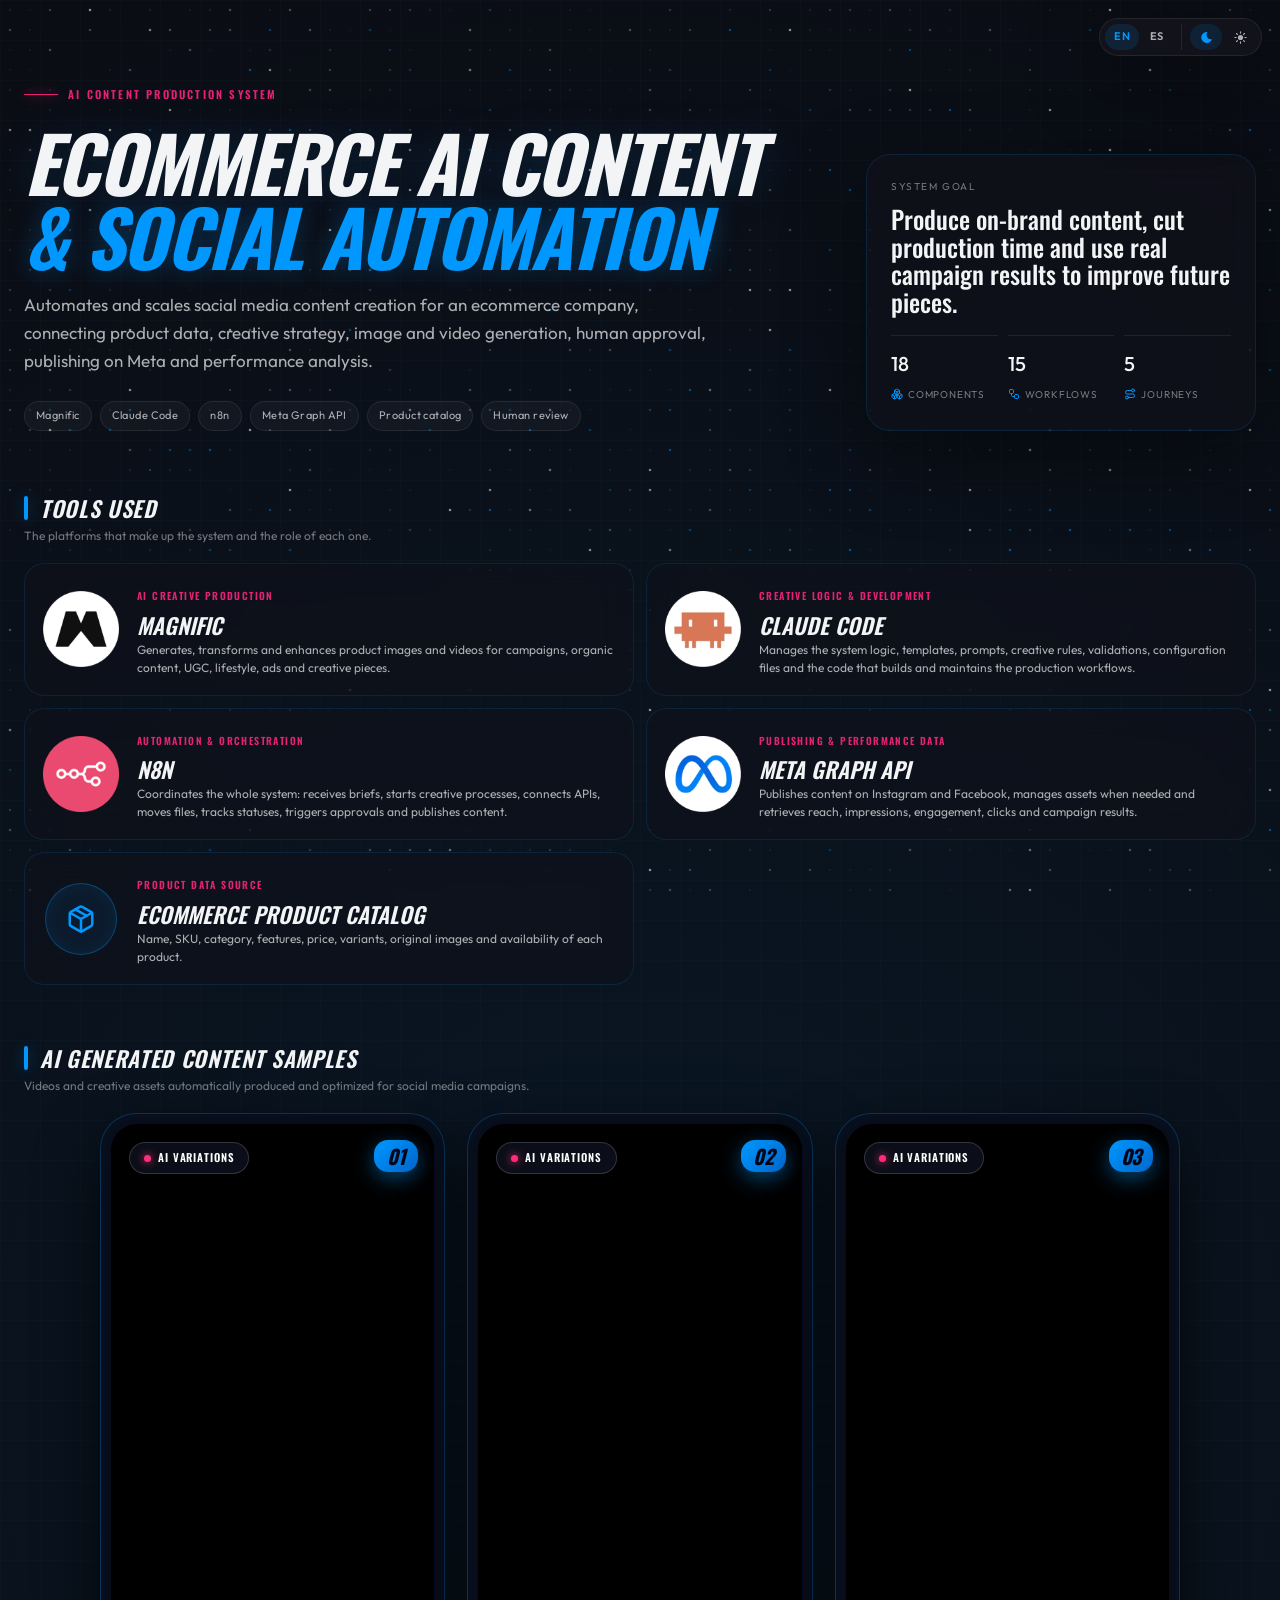
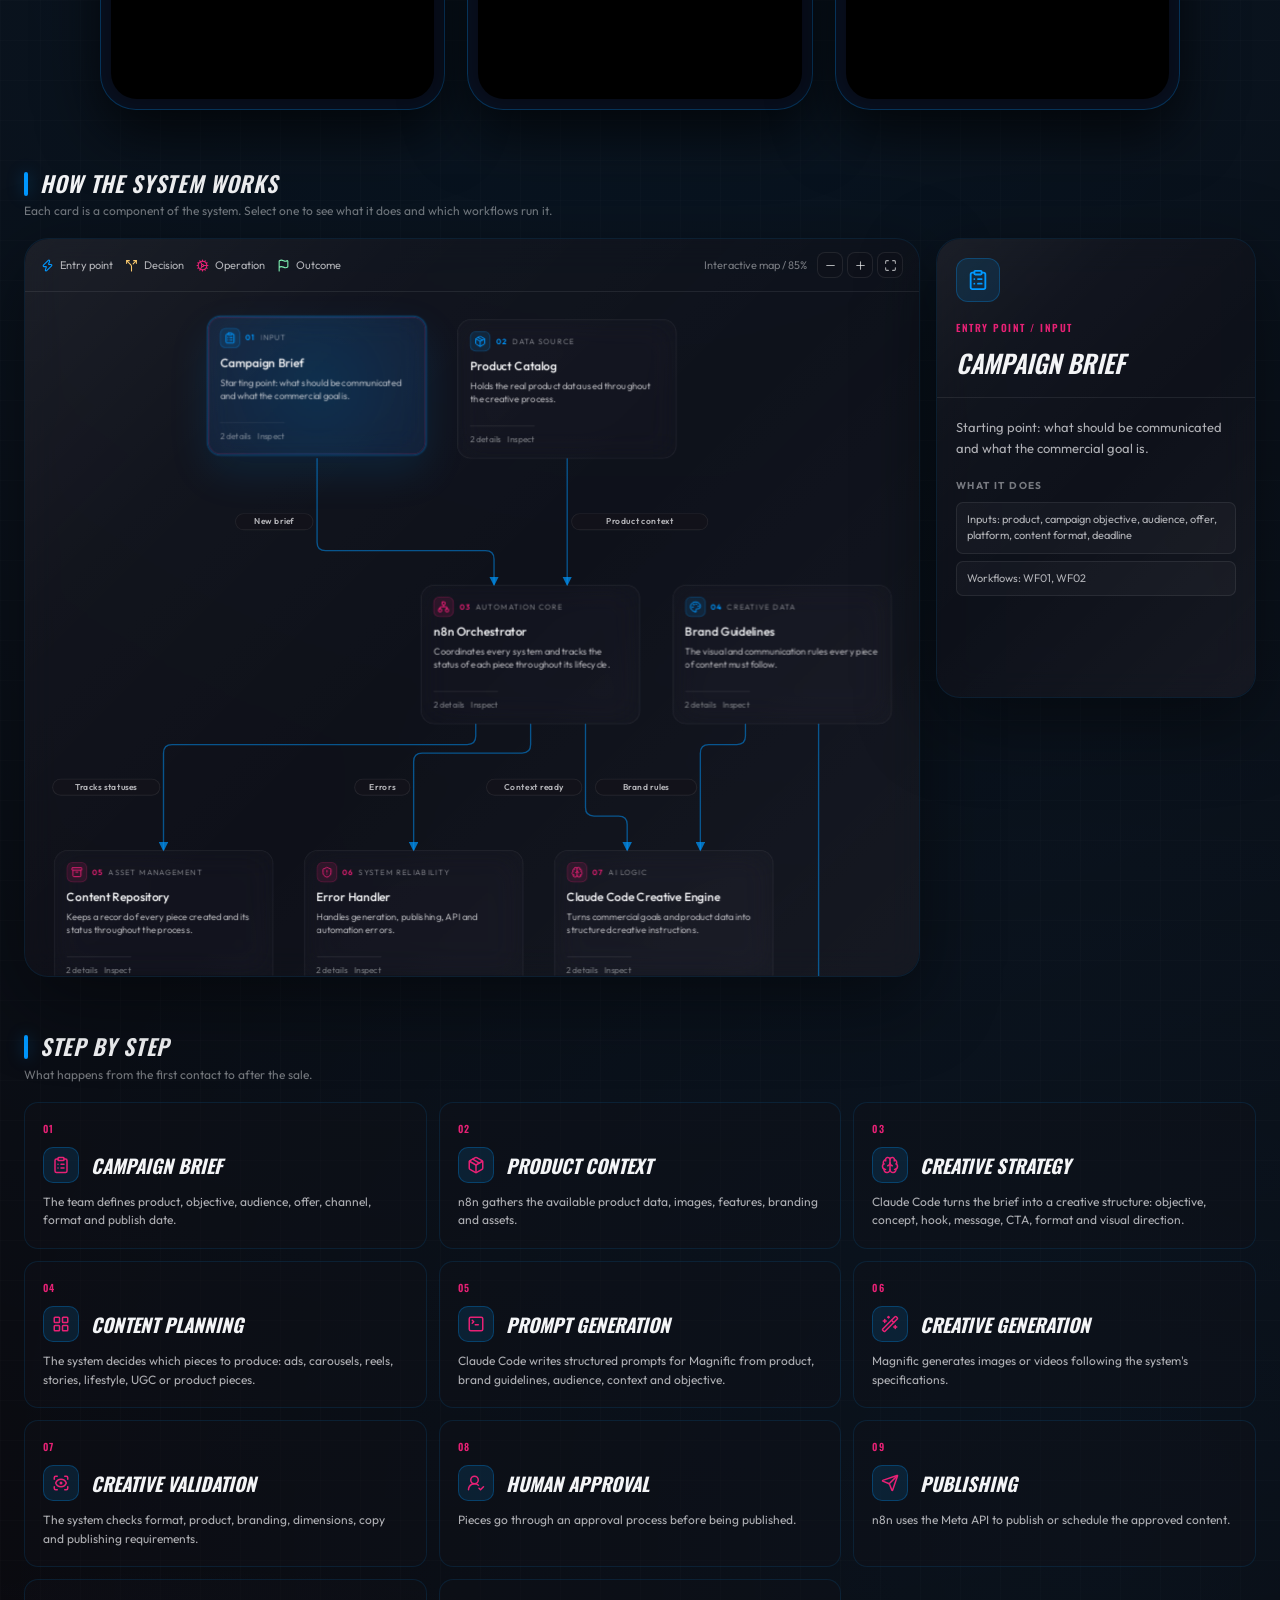
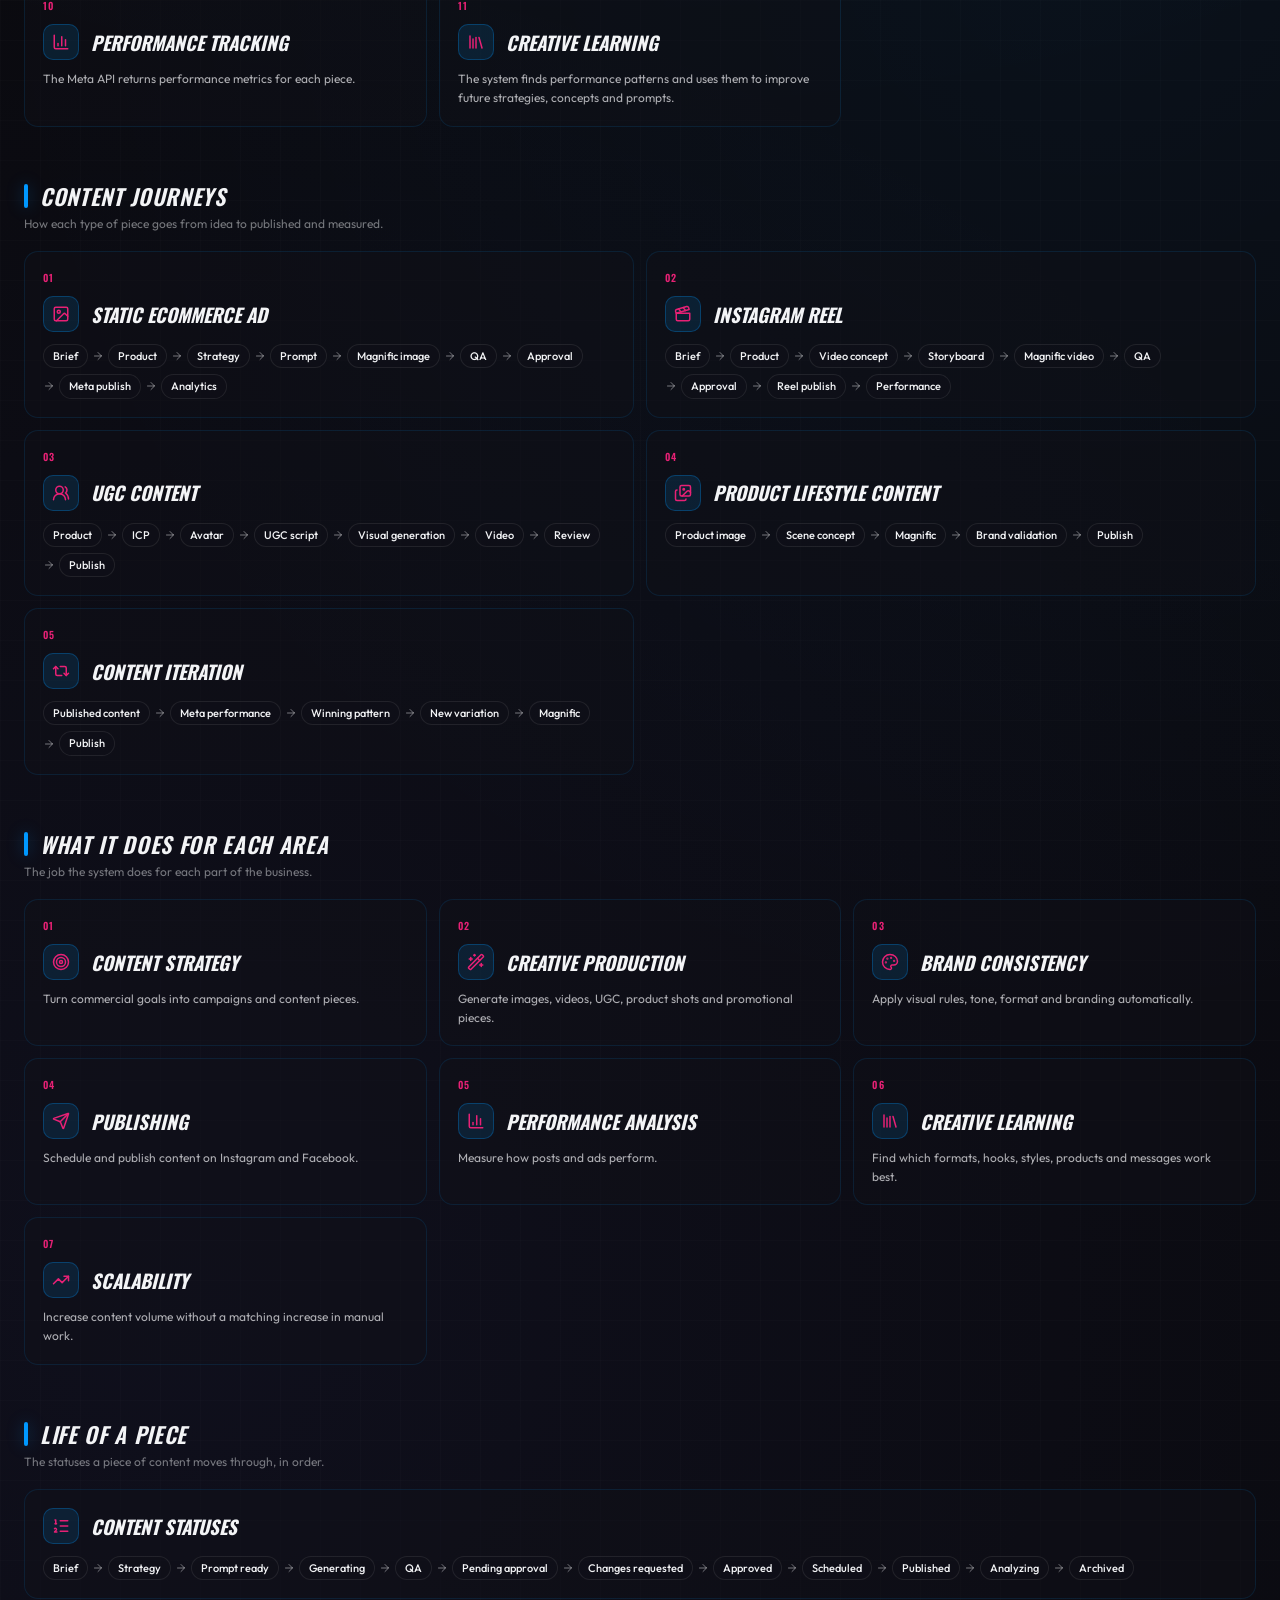
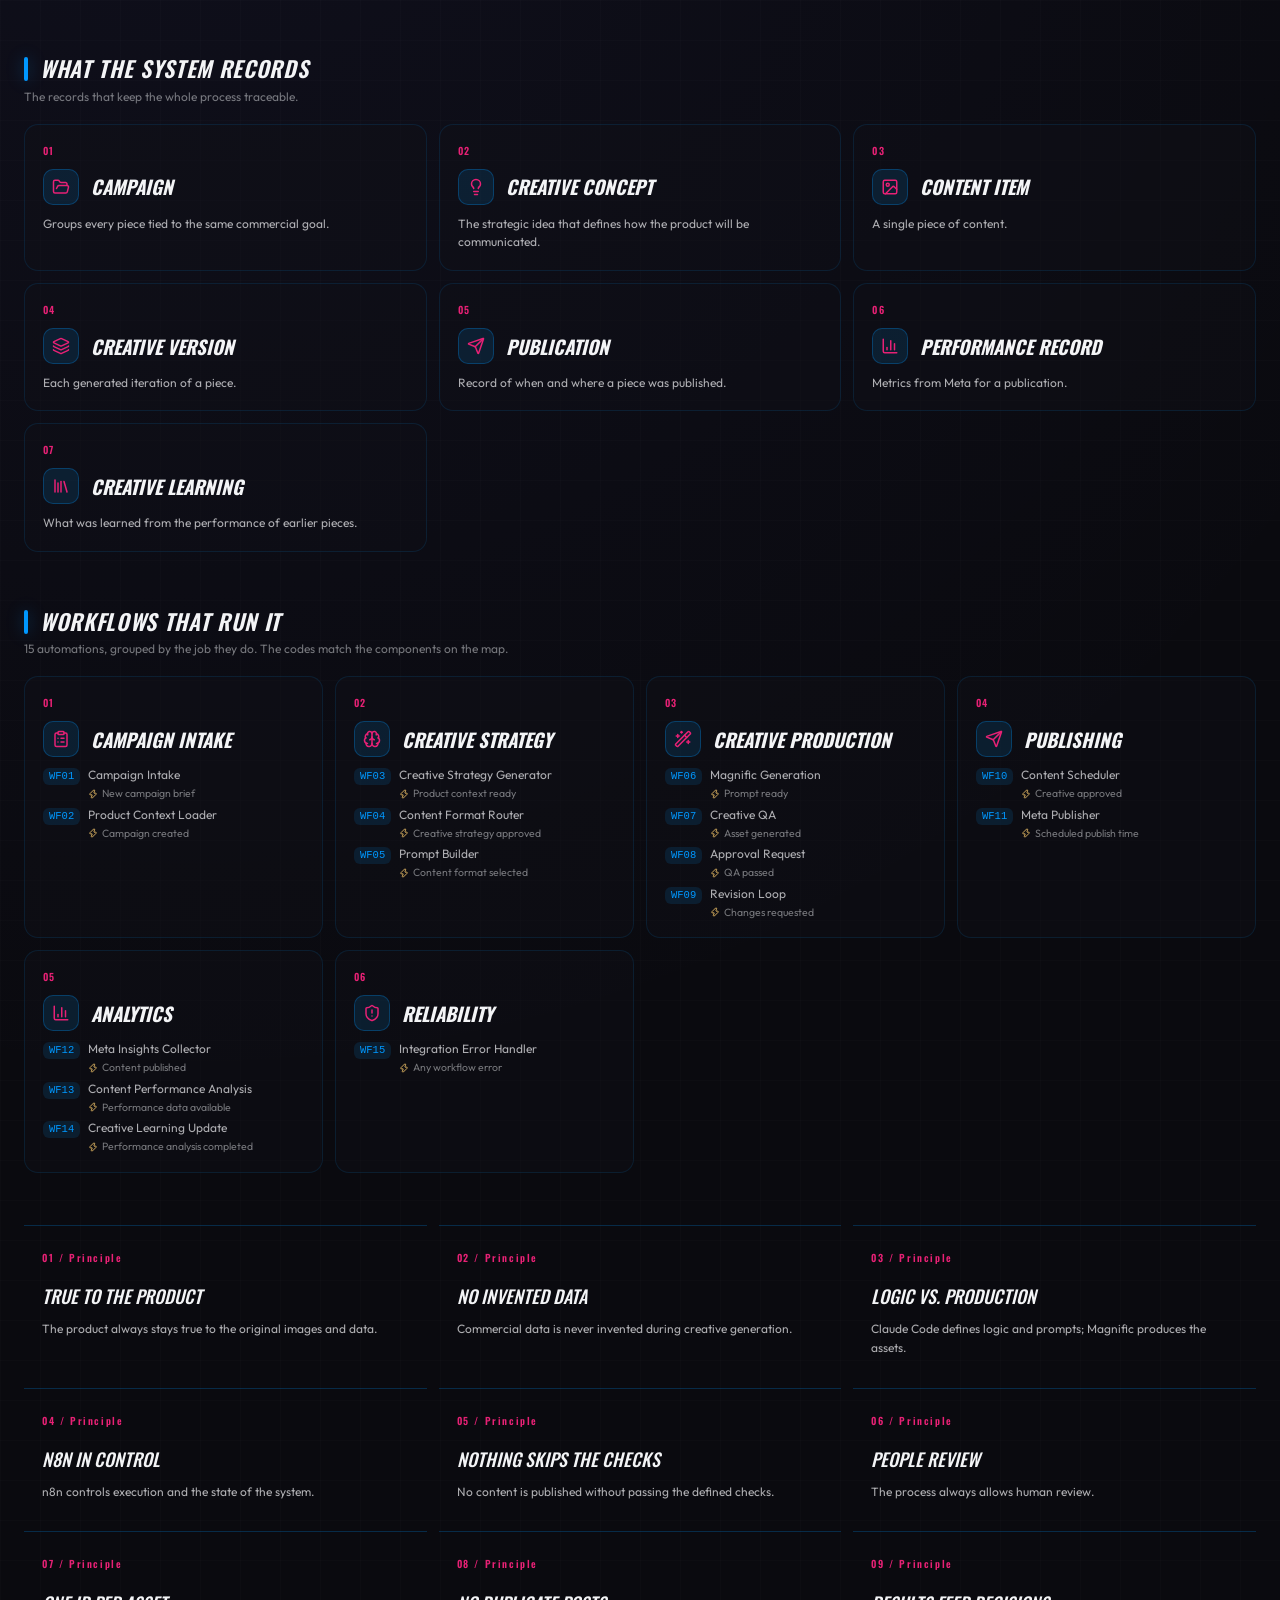
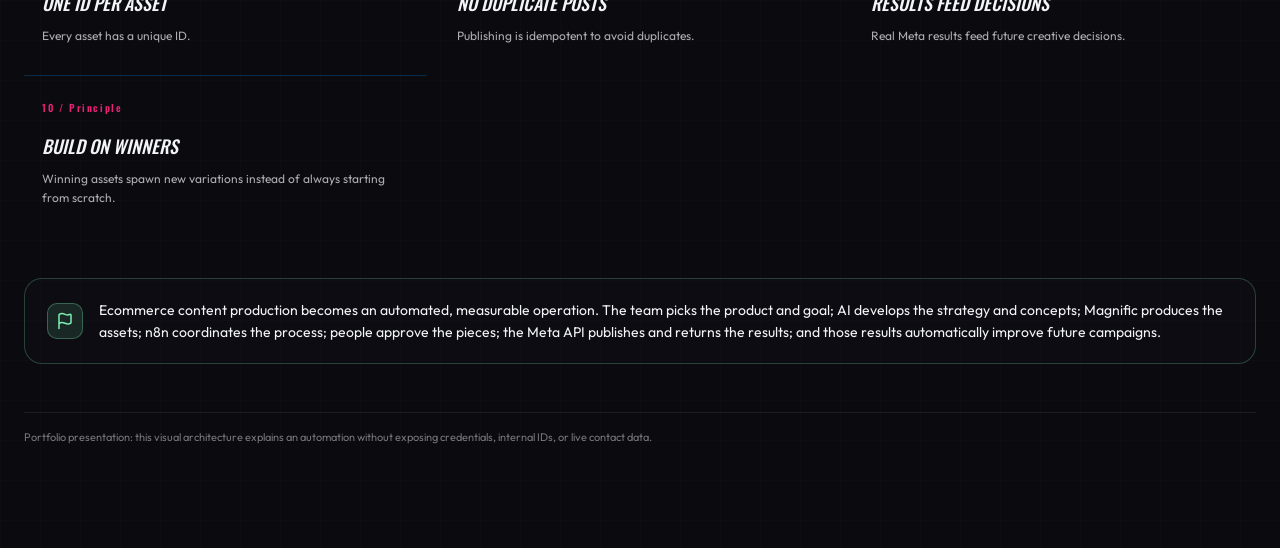
<file: public/assets/images/resultados/ecommerce-ai-content-production-social-media-automation-system.html>
<!doctype html>
<html lang="en">
<head>
  <meta charset="utf-8">
  <meta name="viewport" content="width=device-width, initial-scale=1">
  <title>Ecommerce AI Content Production & Social Media Automation System</title>
  <link rel="preconnect" href="https://fonts.googleapis.com">
  <link rel="preconnect" href="https://fonts.gstatic.com" crossorigin>
  <link href="https://fonts.googleapis.com/css2?family=Oswald:ital,wght@0,400;0,500;0,600;0,700;1,400;1,500;1,600;1,700&amp;family=Outfit:wght@300;400;500;600;700&amp;family=Inter:wght@300;400;600;700&amp;display=swap" rel="stylesheet">
  <style>
    :root {
      color-scheme: dark;
      --bg: #0a0a0f;
      --bg-deep: #020205;
      --panel: rgba(18, 18, 26, 0.58);
      --panel-solid: #12121a;
      --panel-soft: rgba(18, 18, 26, 0.35);
      --line: rgba(255, 255, 255, 0.08);
      --line-strong: rgba(255, 255, 255, 0.2);
      --text: #f3f4f6;
      --muted: rgba(243, 244, 246, 0.7);
      --dim: rgba(243, 244, 246, 0.46);
      --blue: #0098ff;
      --blue-soft: rgba(0, 152, 255, 0.12);
      --pink: #e72175;
      --pink-soft: rgba(231, 33, 117, 0.12);
      --cyan: var(--blue);
      --cyan-soft: var(--blue-soft);
      --violet: var(--pink);
      --violet-soft: var(--pink-soft);
      --green: #7df0b1;
      --green-soft: rgba(125, 240, 177, 0.12);
      --amber: #f6c76c;
      --amber-soft: rgba(246, 199, 108, 0.13);
      --ease-out: cubic-bezier(.16, 1, .3, 1);
      --shadow: 0 24px 80px rgba(0, 0, 0, 0.45);
    }

    :root[data-theme="light"] {
      color-scheme: light;
      --bg: #eef5fb;
      --bg-deep: #dfeaf4;
      --panel: rgba(255, 255, 255, 0.68);
      --panel-solid: #ffffff;
      --panel-soft: rgba(255, 255, 255, 0.48);
      --line: rgba(8, 35, 58, 0.13);
      --line-strong: rgba(8, 35, 58, 0.31);
      --text: #102033;
      --muted: rgba(16, 32, 51, 0.74);
      --dim: rgba(16, 32, 51, 0.56);
      --blue: #007ed8;
      --blue-soft: rgba(0, 126, 216, 0.13);
      --pink: #d51c67;
      --pink-soft: rgba(213, 28, 103, 0.12);
      --green: #168d54;
      --green-soft: rgba(22, 141, 84, 0.12);
      --amber: #a56800;
      --amber-soft: rgba(165, 104, 0, 0.12);
      --shadow: 0 22px 64px rgba(19, 52, 81, 0.14);
    }

    * { box-sizing: border-box; }
    html { scroll-behavior: smooth; }
    .is-hidden { display: none !important; }
    body {
      margin: 0;
      min-width: 320px;
      color: var(--text);
      background:
        radial-gradient(circle at 50% 20%, rgba(0, 152, 255, 0.09), transparent 35%),
        radial-gradient(circle at 15% 65%, rgba(99, 102, 241, 0.06), transparent 30%),
        radial-gradient(circle at 85% 45%, rgba(0, 152, 255, 0.05), transparent 28%),
        linear-gradient(rgba(255, 255, 255, 0.012) 1px, transparent 1px) 0 0 / 40px 40px,
        linear-gradient(90deg, rgba(255, 255, 255, 0.012) 1px, transparent 1px) 0 0 / 40px 40px,
        var(--bg);
      font-family: 'Outfit', Inter, ui-sans-serif, system-ui, sans-serif;
      line-height: 1.6;
    }

    :root[data-theme="light"] body {
      background:
        radial-gradient(circle at 50% 16%, rgba(0, 152, 255, 0.13), transparent 34%),
        radial-gradient(circle at 90% 35%, rgba(231, 33, 117, 0.07), transparent 30%),
        linear-gradient(rgba(8, 35, 58, 0.035) 1px, transparent 1px) 0 0 / 40px 40px,
        linear-gradient(90deg, rgba(8, 35, 58, 0.035) 1px, transparent 1px) 0 0 / 40px 40px,
        var(--bg);
    }

    button { font: inherit; }
    .matrix-canvas { position: fixed; inset: 0; z-index: 0; width: 100%; height: 100%; pointer-events: none; opacity: 0.82; }
    .shell { position: relative; z-index: 1; width: min(1280px, calc(100% - 48px)); margin: 0 auto; }
    .topbar {
      position: sticky;
      top: 18px;
      z-index: 10;
      display: flex;
      align-items: center;
      justify-content: space-between;
      gap: 18px;
      margin: 18px auto 0;
      padding: 8px 12px 8px 24px;
      border: 1px solid rgba(255, 255, 255, 0.08);
      border-radius: 999px;
      background: rgba(0, 0, 27, 0.3);
      backdrop-filter: blur(28px) saturate(220%);
      -webkit-backdrop-filter: blur(28px) saturate(220%);
      box-shadow: 0 8px 32px rgba(0, 0, 0, 0.5), inset 0 1px 1px rgba(255, 255, 255, 0.16), inset 0 -1px 2px rgba(0, 0, 0, 0.3);
      --px: 50%;
      --py: 50%;
      overflow: hidden;
    }
    .topbar::before {
      content: '';
      position: absolute;
      inset: 0;
      border-radius: inherit;
      background: linear-gradient(135deg, rgba(255, 255, 255, 0.08), rgba(255, 255, 255, 0.02) 20%, transparent 50%, rgba(255, 255, 255, 0.04));
      pointer-events: none;
    }
    .topbar::after {
      content: '';
      position: absolute;
      inset: 0;
      border-radius: inherit;
      padding: 1.5px;
      background: radial-gradient(220px circle at var(--px) var(--py), var(--pink) 0%, var(--blue) 40%, transparent 70%);
      -webkit-mask: linear-gradient(#fff 0 0) content-box, linear-gradient(#fff 0 0);
      -webkit-mask-composite: xor;
      mask-composite: exclude;
      opacity: 0.78;
      pointer-events: none;
    }
    .topbar > * { position: relative; z-index: 1; }
    .topbar:hover { box-shadow: 0 12px 44px rgba(231, 33, 117, 0.12), inset 0 1px 2px rgba(255, 255, 255, 0.25); }
    .topbar:hover::after { opacity: 1; }
    .brand { display: flex; align-items: center; gap: 10px; font-size: 12px; letter-spacing: 0.16em; text-transform: uppercase; }
    .brand-mark { width: 11px; height: 11px; border: 2px solid var(--blue); border-radius: 50%; box-shadow: 0 0 18px rgba(0, 152, 255, 0.75); }
    .topbar-label { color: var(--muted); font-size: 11px; letter-spacing: 0.08em; text-transform: uppercase; }
    .topbar-actions { display: flex; align-items: center; gap: 8px; }
    .mini-button { border: 1px solid transparent; border-radius: 999px; padding: 8px 14px; color: rgba(243, 244, 246, 0.72); background: transparent; cursor: pointer; transition: 180ms ease; }
    .mini-button:hover, .mini-button:focus-visible { color: #fff; border-color: rgba(231, 33, 117, 0.4); background: var(--pink-soft); box-shadow: 0 0 20px rgba(231, 33, 117, 0.18); outline: none; }

    main { padding: 86px 0 90px; }
    .hero { display: grid; grid-template-columns: minmax(0, 1.35fr) minmax(280px, 0.65fr); gap: 32px; align-items: end; padding-bottom: 60px; }
    .eyebrow { display: flex; align-items: center; gap: 10px; color: var(--pink); font-family: 'Oswald', sans-serif; font-size: 11px; font-weight: 600; letter-spacing: 0.2em; text-transform: uppercase; }
    .eyebrow::before { content: ""; width: 34px; height: 1px; background: var(--pink); box-shadow: 0 0 12px var(--pink); }
    h1 { max-width: 880px; margin: 20px 0 18px; font-family: 'Oswald', sans-serif; font-size: clamp(42px, 6vw, 86px); font-style: italic; font-weight: 700; line-height: 0.97; letter-spacing: -0.02em; text-transform: uppercase; color: var(--text); text-shadow: 0 0 40px rgba(0, 152, 255, 0.15); }
    h1 span { display: block; color: var(--text); }
    h1 .title-blue { color: var(--blue); text-shadow: 0 0 24px rgba(0, 152, 255, 0.28); }
    .hero-copy { max-width: 700px; margin: 0; color: var(--muted); font-size: 17px; line-height: 1.65; }
    .hero-meta { display: flex; flex-wrap: wrap; gap: 8px; margin-top: 26px; }
    .tag { display: inline-flex; align-items: center; min-height: 30px; padding: 0 11px; border: 1px solid var(--line); border-radius: 999px; color: var(--muted); background: rgba(255,255,255,0.035); font-size: 11px; letter-spacing: 0.04em; }
    .tools-section { margin: 0 0 56px; }
    .tools-heading { margin-bottom: 14px; }
    .tools-grid { display: grid; grid-template-columns: repeat(2, minmax(0, 1fr)); gap: 12px; }
    .tool-card { position: relative; display: grid; grid-template-columns: 76px 1fr; gap: 18px; align-items: center; overflow: hidden; padding: 18px; border: 1px solid rgba(0, 152, 255, 0.14); border-radius: 20px; background: rgba(18, 18, 26, 0.48); backdrop-filter: blur(16px); -webkit-backdrop-filter: blur(16px); --glow-x: 50%; --glow-y: 50%; transition: transform .35s var(--ease-out), border-color .35s var(--ease-out), box-shadow .35s var(--ease-out); }
    .tool-card::before { content: ''; position: absolute; inset: 0; background: radial-gradient(280px circle at var(--glow-x, 50%) var(--glow-y, 50%), rgba(0, 152, 255, 0.13), transparent 70%); opacity: 0; transition: opacity .35s ease; pointer-events: none; }
    .tool-card > * { position: relative; z-index: 1; }
    .tool-card:hover { transform: translateY(-4px); border-color: rgba(231, 33, 117, 0.36); box-shadow: 0 18px 42px rgba(0, 152, 255, 0.1); }
    .tool-card:hover::before { opacity: 1; }
    .tool-icon { display: flex; align-items: center; justify-content: center; width: 76px; height: 76px; overflow: visible; border: 0; border-radius: 0; background: transparent; box-shadow: none; outline: 0; }
    .tool-icon img { display: block; width: 76px; height: 76px; object-fit: contain; border: 0; border-radius: 0; background: transparent; box-shadow: none; outline: 0; }
    .tool-copy span { color: var(--pink); font-family: 'Oswald', sans-serif; font-size: 10px; font-weight: 600; letter-spacing: 0.14em; text-transform: uppercase; }
    .tool-copy h3 { margin: 6px 0 5px; font-family: 'Oswald', sans-serif; font-size: 22px; font-style: italic; font-weight: 600; line-height: 1; text-transform: uppercase; }
    .tool-copy p { margin: 0; color: var(--muted); font-size: 12px; line-height: 1.5; }
    .videos-section { margin: 0 0 56px; }
    .videos-heading { margin-bottom: 20px; }
    .videos-grid {
      display: grid;
      grid-template-columns: repeat(3, minmax(0, 1fr));
      gap: 22px;
      max-width: 1080px;
      margin: 0 auto;
    }
    @media (max-width: 860px) {
      .videos-grid {
        grid-template-columns: 1fr;
        gap: 28px;
        max-width: 360px;
        margin: 0 auto;
      }
    }
    /* Smartphone-like card frame matching user reference */
    .video-card {
      position: relative;
      display: flex;
      flex-direction: column;
      padding: 10px;
      border: 1.5px solid rgba(0, 152, 255, 0.28);
      border-radius: 36px;
      background: #080c18;
      box-shadow: 0 24px 60px rgba(0, 0, 0, 0.7), inset 0 0 24px rgba(0, 152, 255, 0.05);
      transition: transform .35s cubic-bezier(0.16, 1, 0.3, 1), border-color .35s ease, box-shadow .35s ease;
    }
    .video-card:hover {
      transform: translateY(-6px);
      border-color: rgba(0, 152, 255, 0.65);
      box-shadow: 0 28px 70px rgba(0, 152, 255, 0.22);
    }
    .video-wrapper {
      position: relative;
      width: 100%;
      aspect-ratio: 9 / 16;
      border-radius: 26px;
      overflow: hidden;
      background: #000;
      transform: translateZ(0);
    }
    .video-wrapper video,
    .video-wrapper wistia-player {
      display: block;
      width: 100%;
      height: 100%;
      border-radius: 26px;
      overflow: hidden;
    }
    .video-wrapper video {
      object-fit: cover;
      pointer-events: none;
      user-select: none;
      transform: translateZ(0);
      will-change: transform;
    }
    /* Left pill badge: ● VARIACIONES IA */
    .video-badge-pill {
      position: absolute;
      top: 18px;
      left: 18px;
      display: inline-flex;
      align-items: center;
      gap: 7px;
      padding: 6px 14px;
      border-radius: 999px;
      background: rgba(14, 18, 30, 0.82);
      backdrop-filter: blur(10px);
      -webkit-backdrop-filter: blur(10px);
      border: 1px solid rgba(255, 255, 255, 0.16);
      font-family: 'Oswald', sans-serif;
      font-size: 11px;
      font-weight: 600;
      letter-spacing: 0.08em;
      color: #fff;
      text-transform: uppercase;
      z-index: 5;
      pointer-events: none;
      box-shadow: 0 4px 16px rgba(0, 0, 0, 0.4);
    }
    .video-badge-pill-dot {
      width: 7px;
      height: 7px;
      border-radius: 50%;
      background: #ff2d78;
      box-shadow: 0 0 8px #ff2d78;
      flex-shrink: 0;
    }
    /* Right blue number badge */
    .video-num-tab {
      position: absolute;
      top: 16px;
      right: 16px;
      display: inline-flex;
      align-items: center;
      justify-content: center;
      min-width: 44px;
      padding: 6px 12px;
      border-radius: 14px;
      background: linear-gradient(135deg, #0098ff, #0066cc);
      color: #020617;
      font-family: 'Oswald', sans-serif;
      font-size: 20px;
      font-style: italic;
      font-weight: 800;
      line-height: 1;
      letter-spacing: -0.02em;
      box-shadow: 0 6px 20px rgba(0, 152, 255, 0.45);
      z-index: 5;
      pointer-events: none;
    }
    :root[data-theme="light"] .video-card {
      background: #f1f5f9;
      border-color: rgba(0, 152, 255, 0.35);
      box-shadow: 0 16px 40px rgba(0, 0, 0, 0.12);
    }
    :root[data-theme="light"] .video-badge-pill {
      background: rgba(255, 255, 255, 0.88);
      border-color: rgba(0, 0, 0, 0.12);
      color: #0f172a;
    }
    .hero-aside { position: relative; overflow: hidden; padding: 24px; border: 1px solid rgba(0, 152, 255, 0.14); border-radius: 24px; background: var(--panel); backdrop-filter: blur(16px); -webkit-backdrop-filter: blur(16px); box-shadow: var(--shadow); }
    .hero-aside::before, .hero-aside::after { content: ''; position: absolute; inset: 0; pointer-events: none; opacity: 0; transition: opacity .4s ease; }
    .hero-aside::before { background: radial-gradient(350px circle at var(--glow-x, 50%) var(--glow-y, 50%), rgba(0, 152, 255, 0.14), rgba(99, 102, 241, 0.05) 45%, transparent 70%); }
    .hero-aside::after { padding: 1px; border-radius: inherit; background: radial-gradient(280px circle at var(--glow-x, 50%) var(--glow-y, 50%), rgba(0, 152, 255, 0.45), rgba(231, 33, 117, 0.25) 50%, transparent 75%); -webkit-mask: linear-gradient(#fff 0 0) content-box, linear-gradient(#fff 0 0); -webkit-mask-composite: xor; mask-composite: exclude; }
    .hero-aside:hover::before, .hero-aside:hover::after { opacity: 1; }
    .hero-aside > * { position: relative; z-index: 1; }
    .aside-label { color: var(--dim); font-size: 10px; letter-spacing: 0.16em; text-transform: uppercase; }
    .aside-value { margin: 10px 0 20px; font-family: 'Oswald', sans-serif; font-size: 25px; font-weight: 500; line-height: 1.1; }
    .stat-row { display: grid; grid-template-columns: repeat(3, 1fr); gap: 10px; }
    .stat { padding-top: 12px; border-top: 1px solid var(--line); }
    .stat strong { display: block; font-size: 20px; font-weight: 500; }
    .stat span { color: var(--dim); font-size: 10px; text-transform: uppercase; letter-spacing: 0.08em; }

    .section-heading { display: flex; align-items: end; justify-content: space-between; gap: 20px; margin-bottom: 18px; }
    .section-heading h2 { display: flex; align-items: center; gap: 12px; margin: 0; font-family: 'Oswald', sans-serif; font-size: 22px; font-style: italic; font-weight: 600; letter-spacing: 0.03em; text-transform: uppercase; }
    .section-heading h2::before { content: ''; display: block; width: 4px; height: 24px; border-radius: 99px; background: var(--blue); box-shadow: 0 0 16px rgba(0, 152, 255, 0.35); }
    .section-heading p { margin: 0; color: var(--dim); font-size: 12px; }
    .workspace { display: grid; grid-template-columns: minmax(0, 1.5fr) minmax(320px, 0.5fr); gap: 16px; align-items: start; }
    .canvas, .inspector { position: relative; overflow: hidden; border: 1px solid rgba(0, 152, 255, 0.1); border-radius: 24px; background: var(--panel); backdrop-filter: blur(16px); -webkit-backdrop-filter: blur(16px); --glow-x: 50%; --glow-y: 50%; box-shadow: var(--shadow); }
    .canvas::before, .inspector::before { content: ''; position: absolute; inset: 0; border-radius: inherit; background: radial-gradient(520px circle at var(--glow-x) var(--glow-y), rgba(0, 152, 255, 0.12), rgba(99, 102, 241, 0.04) 42%, transparent 72%); opacity: 0; transition: opacity .4s ease; pointer-events: none; }
    .canvas::after, .inspector::after { content: ''; position: absolute; inset: 0; border-radius: inherit; background: linear-gradient(135deg, rgba(255, 255, 255, 0.06), rgba(255, 255, 255, 0.015) 24%, transparent 52%, rgba(255, 255, 255, 0.03)); pointer-events: none; }
    :root[data-theme="light"] .canvas::after, :root[data-theme="light"] .inspector::after { background: linear-gradient(135deg, rgba(255, 255, 255, 0.82), rgba(255, 255, 255, 0.16) 24%, transparent 52%, rgba(255, 255, 255, 0.38)); }
    :root[data-theme="light"] .node, :root[data-theme="light"] .detail-list li, :root[data-theme="light"] .tag { background: rgba(255, 255, 255, 0.48); }
    :root[data-theme="light"] .system-stage { background: rgba(255, 255, 255, 0.52); }
    :root[data-theme="light"] .problem-card, :root[data-theme="light"] .tool-card { background: rgba(255, 255, 255, 0.58); }
    .canvas:hover::before, .inspector:hover::before { opacity: 1; }
    .canvas > *, .inspector > * { position: relative; z-index: 1; }
    .canvas { min-width: 0; overflow: hidden; }
    .canvas-toolbar { display: flex; justify-content: space-between; align-items: center; gap: 12px; padding: 13px 16px; border-bottom: 1px solid var(--line); color: var(--muted); font-size: 11px; }
    .legend { display: flex; flex-wrap: wrap; gap: 12px; }
    .legend span { display: inline-flex; align-items: center; gap: 6px; }
    .legend i { width: 8px; height: 8px; display: inline-block; border-radius: 50%; }
    .legend .trigger { background: var(--blue); box-shadow: 0 0 10px var(--blue); }
    .legend .decision { background: var(--amber); }
    .legend .action { background: var(--pink); box-shadow: 0 0 10px var(--pink); }
    .legend .result { background: var(--green); box-shadow: 0 0 10px var(--green); }
    .zoom-label { color: var(--dim); }
    .flow-board { overflow: auto; padding: 28px; }
    .flow-inner { min-width: 780px; }
    .flow-row { display: flex; justify-content: center; gap: 20px; }
    .connector { position: relative; width: 2px; height: 28px; margin: 0 auto; background: rgba(0, 152, 255, 0.38); box-shadow: 0 0 10px rgba(0, 152, 255, 0.16); }
    .connector::after { content: ""; position: absolute; bottom: -1px; left: -4px; border: 5px solid transparent; border-top-color: var(--line-strong); transform: translateY(100%); }
    .node {
      position: relative;
      overflow: hidden;
      width: 258px;
      padding: 15px;
      border: 1px solid var(--line);
      border-radius: 16px;
      background: rgba(255, 255, 255, 0.015);
      backdrop-filter: blur(18px) saturate(145%);
      -webkit-backdrop-filter: blur(18px) saturate(145%);
      text-align: left;
      color: var(--text);
      cursor: pointer;
      --glow-x: 50%;
      --glow-y: 50%;
      transition: transform .35s var(--ease-out), border-color .35s var(--ease-out), box-shadow .35s var(--ease-out), background .35s ease;
    }
    .node::before, .node::after { content: ''; position: absolute; inset: 0; border-radius: inherit; opacity: 0; transition: opacity .4s ease; pointer-events: none; }
    .node::before { background: radial-gradient(350px circle at var(--glow-x) var(--glow-y), rgba(0, 152, 255, 0.14), rgba(99, 102, 241, 0.05) 45%, transparent 70%); }
    .node::after { padding: 1px; background: radial-gradient(280px circle at var(--glow-x) var(--glow-y), rgba(0, 152, 255, 0.45), rgba(231, 33, 117, 0.25) 50%, transparent 75%); -webkit-mask: linear-gradient(#fff 0 0) content-box, linear-gradient(#fff 0 0); -webkit-mask-composite: xor; mask-composite: exclude; }
    .node > * { position: relative; z-index: 1; }
    .node:hover, .node:focus-visible, .node.active { border-color: rgba(0, 152, 255, 0.35); background: rgba(0, 152, 255, 0.08); box-shadow: 0 0 0 1px rgba(0, 152, 255, 0.15), 0 20px 50px rgba(0, 152, 255, 0.12); transform: translateY(-4px); outline: none; }
    .node:hover::before, .node:hover::after, .node.active::before, .node.active::after, .node:focus-visible::before, .node:focus-visible::after { opacity: 1; }
    .node.decision:hover, .node.decision:focus-visible, .node.decision.active { border-color: var(--amber); background: linear-gradient(145deg, var(--amber-soft), rgba(255,255,255,0.045)); box-shadow: 0 0 0 1px rgba(246,199,108,0.14), 0 12px 35px rgba(0,0,0,0.25); }
    .node.action:hover, .node.action:focus-visible, .node.action.active { border-color: rgba(231, 33, 117, 0.45); background: rgba(231, 33, 117, 0.08); }
    .node.result:hover, .node.result:focus-visible, .node.result.active { border-color: var(--green); background: linear-gradient(145deg, var(--green-soft), rgba(255,255,255,0.045)); }
    .node-kicker { display: flex; justify-content: space-between; gap: 10px; margin-bottom: 12px; color: var(--dim); font-size: 9px; letter-spacing: 0.13em; text-transform: uppercase; }
    .node-kicker b { color: var(--cyan); font-weight: 600; }
    .node.decision .node-kicker b { color: var(--amber); }
    .node.action .node-kicker b { color: var(--violet); }
    .node.result .node-kicker b { color: var(--green); }
    .node h3 { margin: 0 0 7px; font-size: 15px; line-height: 1.25; font-weight: 520; }
    .node p { min-height: 34px; margin: 0; color: var(--muted); font-size: 11px; line-height: 1.5; }
    .node-foot { display: flex; justify-content: space-between; gap: 8px; margin-top: 14px; padding-top: 10px; border-top: 1px solid var(--line); color: var(--dim); font-size: 10px; }
    .branch-label { width: 100%; margin: 15px 0 10px; color: var(--dim); text-align: center; font-size: 10px; letter-spacing: 0.18em; text-transform: uppercase; }
    .branch-grid { display: grid; grid-template-columns: repeat(2, 1fr); gap: 20px; padding: 0 18px; }
    .branch { position: relative; padding: 18px 12px 14px; border: 1px dashed rgba(0, 152, 255, 0.22); border-radius: 20px; background: rgba(0, 0, 27, 0.12); }
    .branch-title { display: flex; align-items: center; justify-content: space-between; gap: 12px; margin-bottom: 15px; color: var(--muted); font-size: 11px; }
    .branch-title strong { color: var(--text); font-size: 13px; font-weight: 500; }
    .branch-title span { padding: 5px 7px; border-radius: 5px; color: var(--amber); background: var(--amber-soft); font-size: 9px; text-transform: uppercase; letter-spacing: 0.08em; }
    .branch .node { width: 100%; }
    .branch .connector { height: 22px; }
    .action-stack { display: grid; gap: 8px; }
    .action-stack .node { min-height: 0; padding: 12px; }
    .action-stack .node h3 { margin-bottom: 0; font-size: 12px; }
    .action-stack .node p { display: none; }
    .action-stack .node-foot { margin-top: 9px; padding-top: 7px; font-size: 9px; }
    .none-row { display: flex; justify-content: center; margin-top: 20px; padding-top: 20px; border-top: 1px dashed var(--line); }
    .none-row .node { width: 258px; }

    .inspector { position: sticky; top: 92px; min-height: 460px; overflow: hidden; }
    .inspector-head { padding: 19px; border-bottom: 1px solid var(--line); }
    .inspector-head small { color: var(--pink); font-family: 'Oswald', sans-serif; font-size: 10px; font-weight: 600; letter-spacing: 0.15em; text-transform: uppercase; }
    .inspector-head h2 { margin: 9px 0 0; font-family: 'Oswald', sans-serif; font-size: 25px; font-style: italic; line-height: 1.15; font-weight: 600; text-transform: uppercase; }
    .inspector-body { padding: 19px; }
    .inspector-body p { margin: 0 0 18px; color: var(--muted); font-size: 13px; line-height: 1.65; }
    .detail-block { margin-top: 18px; }
    .detail-block h3 { margin: 0 0 8px; color: var(--dim); font-size: 10px; letter-spacing: 0.14em; text-transform: uppercase; }
    .detail-list { display: grid; gap: 7px; margin: 0; padding: 0; list-style: none; }
    .detail-list li { padding: 9px 10px; border: 1px solid var(--line); border-radius: 7px; color: var(--muted); background: rgba(255,255,255,0.03); font-size: 11px; line-height: 1.45; }
    .detail-list code { color: var(--blue); font-family: "SFMono-Regular", Consolas, monospace; font-size: 10px; }
    .empty-state { color: var(--dim); font-size: 13px; line-height: 1.6; }

    .explanation { display: grid; grid-template-columns: repeat(3, 1fr); gap: 12px; margin-top: 52px; }
    .explanation article { padding: 18px; border-top: 1px solid rgba(0, 152, 255, 0.24); }
    .explanation span { color: var(--pink); font-family: 'Oswald', sans-serif; font-size: 10px; font-weight: 600; letter-spacing: 0.16em; }
    .explanation h3 { margin: 13px 0 8px; font-family: 'Oswald', sans-serif; font-size: 18px; font-style: italic; font-weight: 500; text-transform: uppercase; }
    .explanation p { margin: 0; color: var(--muted); font-size: 12px; line-height: 1.6; }
    .system-flow { min-width: 0; }
    .system-main-lane { display: grid; grid-template-columns: minmax(0, 620px); justify-content: center; gap: 0; padding: 4px 6px 30px; }
    .system-main-lane .node { width: 100%; min-height: 0; padding: 20px 22px; }
    .system-main-lane .node p { min-height: 0; }
    .system-link { position: relative; width: 2px; height: 30px; margin: 0 auto; background: rgba(0, 152, 255, 0.38); box-shadow: 0 0 10px rgba(0, 152, 255, 0.22); }
    .system-link::after { content: ''; position: absolute; bottom: -1px; left: 50%; width: 8px; height: 8px; border-right: 1px solid var(--blue); border-bottom: 1px solid var(--blue); transform: translateX(-50%) rotate(45deg); }
    .system-stage { position: relative; overflow: hidden; margin-top: 16px; padding: 18px; border: 1px solid rgba(0, 152, 255, 0.12); border-radius: 18px; background: rgba(10, 10, 15, 0.36); }
    .system-stage::before { content: ''; position: absolute; inset: 0; pointer-events: none; background: radial-gradient(420px circle at var(--glow-x, 50%) var(--glow-y, 50%), rgba(0, 152, 255, 0.1), transparent 70%); opacity: 0; transition: opacity .35s ease; }
    .system-stage:hover::before { opacity: 1; }
    .system-stage > * { position: relative; z-index: 1; }
    .system-stage-head { display: flex; align-items: end; justify-content: space-between; gap: 18px; margin-bottom: 14px; }
    .system-stage-head span { color: var(--pink); font-family: 'Oswald', sans-serif; font-size: 10px; font-weight: 600; letter-spacing: 0.15em; text-transform: uppercase; }
    .system-stage-head strong { display: block; margin-top: 2px; font-family: 'Oswald', sans-serif; font-size: 19px; font-style: italic; font-weight: 600; line-height: 1.1; text-transform: uppercase; }
    .system-stage-head p { max-width: 370px; margin: 0; color: var(--dim); font-size: 11px; line-height: 1.45; text-align: right; }
    .system-stage-grid { display: grid; grid-template-columns: repeat(4, minmax(0, 1fr)); gap: 10px; }
    .system-stage-grid.stage-grid-3 { grid-template-columns: repeat(3, minmax(0, 1fr)); }
    .system-stage-grid .node { width: 100%; min-height: 172px; }
    .system-stage-grid .node h3 { font-size: 14px; }
    .system-stage-grid .node p { min-height: 51px; }
    .system-stage-grid .node-foot { font-size: 9px; }
    .business-problems { margin-top: 52px; }
    .business-problems.is-hidden { display: none; }
    .problem-grid { display: grid; grid-template-columns: repeat(2, minmax(0, 1fr)); gap: 12px; }
    .problem-card { position: relative; overflow: hidden; padding: 18px; border: 1px solid rgba(0, 152, 255, 0.12); border-radius: 14px; background: rgba(18, 18, 26, 0.42); --glow-x: 50%; --glow-y: 50%; transition: transform .35s var(--ease-out), border-color .35s var(--ease-out), box-shadow .35s var(--ease-out); }
    .problem-card::before { content: ''; position: absolute; inset: 0; pointer-events: none; background: radial-gradient(320px circle at var(--glow-x) var(--glow-y), rgba(0, 152, 255, 0.12), transparent 68%); opacity: 0; transition: opacity .35s ease; }
    .problem-card > * { position: relative; z-index: 1; }
    .problem-card:hover { transform: translateY(-3px); border-color: rgba(0, 152, 255, 0.34); box-shadow: 0 18px 40px rgba(0, 0, 0, 0.22); }
    .problem-card:hover::before { opacity: 1; }
    .problem-card span { color: var(--pink); font-family: 'Oswald', sans-serif; font-size: 10px; font-weight: 600; letter-spacing: 0.14em; text-transform: uppercase; }
    .problem-card h3 { margin: 9px 0 7px; font-family: 'Oswald', sans-serif; font-size: 19px; font-style: italic; line-height: 1.08; text-transform: uppercase; }
    .problem-card p { margin: 0; color: var(--muted); font-size: 12px; line-height: 1.55; }
    .tool-icon-label { display: grid; place-items: center; width: 72px; height: 72px; border: 1px solid rgba(0, 152, 255, 0.35); border-radius: 50%; color: var(--blue); background: rgba(0, 152, 255, 0.08); box-shadow: inset 0 0 18px rgba(0, 152, 255, 0.08); font-family: 'Oswald', sans-serif; font-size: 17px; font-style: italic; font-weight: 600; letter-spacing: 0.02em; text-transform: uppercase; }
    .footer-note { margin-top: 48px; padding-top: 16px; border-top: 1px solid var(--line); color: var(--dim); font-size: 11px; line-height: 1.6; }

    @media (max-width: 860px) {
      .flow-board { overflow: visible; }
      .flow-inner { min-width: 0; width: 100%; }
      .flow-row .node, .none-row .node { width: 100%; }
      .branch-grid { grid-template-columns: 1fr; padding: 0 8px; }
      .system-flow { min-width: 0; }
      .system-main-lane { grid-template-columns: 1fr; gap: 0; padding: 4px 6px 12px; }
      .system-main-lane .node { min-height: 0; }
      .system-link { width: 2px; height: 26px; margin: 0 auto; }
      .system-link::after { right: auto; top: auto; bottom: -1px; left: 50%; transform: translateX(-50%) rotate(45deg); }
      .system-stage-grid { grid-template-columns: repeat(2, minmax(0, 1fr)); }
    }

    @media (max-width: 980px) {
      .hero, .workspace { grid-template-columns: 1fr; }
      .hero-aside { max-width: 560px; }
      .inspector { position: static; min-height: 0; }
    }
    @media (max-width: 680px) {
      .shell { width: min(100% - 24px, 1280px); }
      main { padding-top: 42px; }
      h1 { font-size: clamp(39px, 13vw, 62px); }
      .hero-copy { font-size: 15px; }
      .tools-grid { grid-template-columns: 1fr; }
      .section-heading { align-items: start; flex-direction: column; gap: 8px; }
      .canvas-toolbar { align-items: start; flex-direction: column; }
      .flow-board { overflow: visible; padding: 18px 12px; }
      .flow-inner { min-width: 0; width: 100%; }
      .flow-row .node, .none-row .node { width: 100%; }
      .branch-grid { grid-template-columns: 1fr; padding: 0 8px; }
      .explanation { grid-template-columns: 1fr; }
      .system-stage { padding: 14px; }
      .system-stage-head { align-items: start; flex-direction: column; gap: 6px; }
      .system-stage-head p { text-align: left; }
      .system-stage-grid, .system-stage-grid.stage-grid-3, .problem-grid { grid-template-columns: 1fr; }
    }
  
    /* ---------- Modo grafo (GTM Showcase Studio) ---------- */
    /* El tablero hace scroll propio a todos los anchos: la pagina nunca debe
       desplazarse en horizontal. Dos clases para ganarle a la regla del baseline
       que pone overflow: visible por debajo de 860 px. */
    .flow-board.wf-board { overflow: auto; max-height: 76vh; padding: 0; overscroll-behavior: contain; }
    .flow-inner.wf-graph { position: relative; min-width: 0; margin: 0 auto; }
    .wf-stage { position: absolute; top: 0; left: 0; transform-origin: 0 0; }
    .wf-edges { position: absolute; top: 0; left: 0; overflow: visible; pointer-events: none; }
    .wf-edge { fill: none; stroke-width: 1.6; stroke-linecap: round; stroke-linejoin: round; }
    .wf-edge.default { stroke: var(--blue); stroke-opacity: 0.5; }
    .wf-edge.yes { stroke: var(--green); stroke-opacity: 0.85; }
    .wf-edge.no { stroke: var(--pink); stroke-opacity: 0.8; }
    .wf-edge.conditional { stroke: var(--amber); stroke-opacity: 0.85; }
    .wf-arrow.default { fill: var(--blue); fill-opacity: 0.7; }
    .wf-arrow.yes { fill: var(--green); }
    .wf-arrow.no { fill: var(--pink); }
    .wf-arrow.conditional { fill: var(--amber); }
    .wf-edge-label {
      position: absolute;
      z-index: 2;
      display: inline-flex;
      align-items: center;
      justify-content: center;
      gap: 4px;
      padding: 0 9px;
      border-radius: 999px;
      border: 1px solid var(--line);
      background: var(--panel-solid);
      color: var(--muted);
      font-size: 10px;
      font-weight: 600;
      letter-spacing: 0.04em;
      white-space: nowrap;
      pointer-events: none;
    }
    .wf-edge-label svg { flex: 0 0 auto; width: 11px; height: 11px; stroke-width: 2.6; }
    .wf-edge-label.yes { color: var(--green); border-color: var(--green-soft); }
    .wf-edge-label.no { color: var(--pink); border-color: var(--pink-soft); }
    .wf-edge-label.conditional { color: var(--amber); border-color: var(--amber-soft); }

    .wf-node { position: absolute; z-index: 1; display: flex; flex-direction: column; padding: 13px 14px; }
    /* Cabecera de la tarjeta: icono, numero de paso y tipo especifico. */
    .wf-node .node-kicker { justify-content: flex-start; align-items: center; gap: 6px; margin-bottom: 9px; min-width: 0; }
    .wf-node .node-kicker b { white-space: nowrap; }
    .wf-node .node-kicker span:not(.wf-badge) { margin-left: auto; min-width: 0; overflow: hidden; text-overflow: ellipsis; white-space: nowrap; }
    .wf-node h3 { display: -webkit-box; -webkit-line-clamp: 2; -webkit-box-orient: vertical; overflow: hidden; margin-bottom: 5px; font-size: 14px; }
    .wf-node p { flex: 1; min-height: 0; display: -webkit-box; -webkit-line-clamp: 2; -webkit-box-orient: vertical; overflow: hidden; }
    .wf-node .node-foot { margin-top: 8px; padding-top: 8px; }

    /* Iconos. El color sale de la clase de paso, igual que la leyenda:
       disparador azul, decision ambar, accion rosa, resultado verde. */
    .wf-badge {
      flex: 0 0 auto;
      display: inline-flex;
      align-items: center;
      justify-content: center;
      width: 24px;
      height: 24px;
      border-radius: 7px;
      border: 1px solid transparent;
    }
    .wf-badge svg { width: 14px; height: 14px; }
    .wf-node.trigger .wf-badge, .wf-inspector-icon.trigger { color: var(--blue); background: var(--blue-soft); border-color: rgba(0, 152, 255, 0.28); }
    .wf-node.decision .wf-badge, .wf-inspector-icon.decision { color: var(--amber); background: var(--amber-soft); border-color: rgba(246, 199, 108, 0.3); }
    .wf-node.action .wf-badge, .wf-inspector-icon.action { color: var(--pink); background: var(--pink-soft); border-color: rgba(231, 33, 117, 0.28); }
    .wf-node.result .wf-badge, .wf-inspector-icon.result { color: var(--green); background: var(--green-soft); border-color: rgba(125, 240, 177, 0.3); }

    .wf-inspector-icon {
      display: flex;
      align-items: center;
      justify-content: center;
      width: 44px;
      height: 44px;
      margin-bottom: 12px;
      border-radius: 12px;
      border: 1px solid transparent;
    }
    .wf-inspector-icon svg { width: 22px; height: 22px; }

    /* El baseline pinta de fondo solido cualquier `.trigger`, `.decision`...
       dentro de la leyenda (eran sus puntos de color). Sin anular ese fondo, el
       icono queda relleno de su propio color y se ve como un cuadrado. */
    .legend .wf-legend-icon { width: 13px; height: 13px; flex: 0 0 auto; background: transparent; box-shadow: none; border-radius: 0; }
    .legend .wf-legend-icon.trigger { color: var(--blue); }
    .legend .wf-legend-icon.decision { color: var(--amber); }
    .legend .wf-legend-icon.action { color: var(--pink); }
    .legend .wf-legend-icon.result { color: var(--green); }

    .stat .wf-stat-icon { width: 12px; height: 12px; margin-right: 5px; vertical-align: -2px; color: var(--blue); }

    /* Controles del mapa, a la derecha de la barra del diagrama. */
    .canvas-toolbar .wf-toolbar-right { display: flex; align-items: center; gap: 10px; }
    .wf-controls { display: flex; gap: 4px; }
    .wf-controls button {
      display: inline-flex;
      align-items: center;
      justify-content: center;
      width: 26px;
      height: 26px;
      padding: 0;
      border: 1px solid var(--line);
      border-radius: 8px;
      background: var(--panel-soft);
      color: var(--muted);
      cursor: pointer;
      transition: color 0.2s ease, border-color 0.2s ease, background-color 0.2s ease;
    }
    .wf-controls button:hover { color: var(--text); border-color: var(--line-strong); }
    .wf-controls button:focus-visible { outline: 2px solid var(--blue); outline-offset: 2px; }
    .wf-controls svg { width: 13px; height: 13px; }
    .flow-board.wf-board.wf-panning { cursor: grabbing; }
    @media print { .wf-controls { display: none; } }

    :root[data-theme="light"] .wf-edge.default { stroke-opacity: 0.6; }

    /* ---------- Vista de sistema: secciones propias ---------- */
    .wf-section { margin-top: 52px; }
    .wf-card { display: flex; flex-direction: column; gap: 10px; }
    .wf-card > .wf-card-index { color: var(--pink); font-family: 'Oswald', sans-serif; font-size: 10px; font-weight: 600; letter-spacing: 0.14em; }
    .wf-card-head { display: flex; align-items: center; gap: 12px; }
    .wf-card-head h3 { margin: 0; }
    .wf-card-icon {
      flex: 0 0 auto;
      display: inline-flex;
      align-items: center;
      justify-content: center;
      width: 36px;
      height: 36px;
      border-radius: 10px;
      color: var(--blue);
      background: var(--blue-soft);
      border: 1px solid rgba(0, 152, 255, 0.28);
    }
    .wf-card-icon svg { width: 18px; height: 18px; }
    .wf-card-icon.result { color: var(--green); background: var(--green-soft); border-color: rgba(125, 240, 177, 0.3); }
    .wf-grid-areas { grid-template-columns: repeat(3, minmax(0, 1fr)); }
    .wf-grid-groups { grid-template-columns: repeat(4, minmax(0, 1fr)); }
    .wf-grid-paths { grid-template-columns: repeat(2, minmax(0, 1fr)); }
    .wf-chain { display: flex; flex-wrap: wrap; align-items: center; gap: 6px 4px; margin: 2px 0 0; padding: 0; list-style: none; }
    .wf-chain li { display: inline-flex; align-items: center; gap: 4px; }
    .wf-chain-arrow { width: 12px; height: 12px; color: var(--dim); }
    .wf-chip { padding: 4px 9px; border: 1px solid var(--line); border-radius: 999px; background: var(--panel-soft); color: var(--text); font-size: 11px; line-height: 1.3; }
    .wf-wf-list { display: grid; gap: 6px; margin: 0; padding: 0; list-style: none; }
    .wf-wf-list li { display: flex; align-items: baseline; gap: 8px; color: var(--muted); font-size: 12px; line-height: 1.4; }
    .wf-wf-list code { flex: 0 0 auto; padding: 1px 6px; border-radius: 6px; background: var(--blue-soft); color: var(--blue); font-family: ui-monospace, SFMono-Regular, Menlo, Consolas, monospace; font-size: 10.5px; }
    .wf-tool-icon { width: 30px; height: 30px; }
    .wf-summary { display: flex; align-items: center; gap: 16px; margin-top: 52px; padding: 20px 22px; border: 1px solid rgba(125, 240, 177, 0.24); border-radius: 18px; background: var(--panel-soft); }
    .wf-summary p { margin: 0; color: var(--text); font-size: 14px; line-height: 1.6; }
    @media (max-width: 1100px) { .wf-grid-groups { grid-template-columns: repeat(2, minmax(0, 1fr)); } }
    @media (max-width: 860px) {
      .wf-grid-areas, .wf-grid-paths { grid-template-columns: 1fr; }
    }
    @media (max-width: 560px) { .wf-grid-groups { grid-template-columns: 1fr; } }
    /* Los chips son <span> dentro de .problem-card: se anula su estilo de rotulo. */
    .problem-card .wf-chip { color: var(--text); font-family: inherit; font-size: 11px; font-weight: 500; letter-spacing: 0; text-transform: none; }
    .problem-card .wf-wf-list span { color: var(--muted); font-family: inherit; font-size: 12px; font-weight: 400; letter-spacing: 0; text-transform: none; }
    .wf-grid-single { grid-template-columns: 1fr; }
    .wf-wf-text { display: flex; flex-direction: column; gap: 2px; min-width: 0; }
    .problem-card .wf-wf-trigger { display: inline-flex; align-items: center; gap: 4px; color: var(--dim); font-family: inherit; font-size: 10.5px; letter-spacing: 0; text-transform: none; }
    .wf-wf-trigger svg { width: 10px; height: 10px; color: var(--amber); flex: 0 0 auto; }
    .wf-edge.feedback { stroke-dasharray: 6 5; }

  
    .pref-toggles {
      position: fixed;
      top: 18px;
      right: 18px;
      z-index: 60;
      display: flex;
      gap: 8px;
      padding: 5px;
      border-radius: 999px;
      background: var(--panel-solid, rgba(12, 16, 28, 0.9));
      border: 1px solid var(--line, rgba(255, 255, 255, 0.1));
      box-shadow: var(--shadow, 0 8px 28px rgba(0, 0, 0, 0.45));
      backdrop-filter: blur(14px);
      -webkit-backdrop-filter: blur(14px);
    }
    .pref-group { display: flex; gap: 2px; }
    .pref-group + .pref-group {
      padding-left: 8px;
      border-left: 1px solid var(--line, rgba(255, 255, 255, 0.1));
    }
    .pref-group button {
      display: inline-flex;
      align-items: center;
      justify-content: center;
      min-width: 32px;
      height: 26px;
      padding: 0 9px;
      border: 0;
      border-radius: 999px;
      background: transparent;
      color: var(--muted, #94a3b8);
      font: inherit;
      font-size: 11px;
      font-weight: 600;
      letter-spacing: 0.04em;
      cursor: pointer;
      transition: background-color 0.2s ease, color 0.2s ease;
    }
    .pref-group button:hover { color: var(--text, #e6edf7); }
    .pref-group button[aria-pressed="true"] {
      background: var(--blue-soft, rgba(56, 132, 255, 0.16));
      color: var(--blue, #3884ff);
    }
    .pref-group button:focus-visible {
      outline: 2px solid var(--blue, #3884ff);
      outline-offset: 2px;
    }
    @media print { .pref-toggles { display: none; } }
    @media (max-width: 640px) {
      .pref-toggles { top: 10px; right: 10px; padding: 4px; }
      .pref-group button { min-width: 28px; height: 24px; padding: 0 7px; }
    }
  </style>
</head>
<body>

  <div class="pref-toggles" id="prefToggles" role="group" aria-label="Language and theme">
    <div class="pref-group" data-pref="language">
      <button type="button" data-value="en" aria-pressed="true">EN</button>
      <button type="button" data-value="es" aria-pressed="false">ES</button>
    </div>
    <div class="pref-group" data-pref="theme">
      <button type="button" data-value="dark" aria-pressed="true" title="Dark">
        <svg viewBox="0 0 16 16" width="13" height="13" aria-hidden="true"><path fill="currentColor" d="M9.3 1.2a6.8 6.8 0 1 0 5.5 8.9A5.6 5.6 0 0 1 9.3 1.2Z"/></svg>
      </button>
      <button type="button" data-value="light" aria-pressed="false" title="Light">
        <svg viewBox="0 0 16 16" width="13" height="13" aria-hidden="true"><circle cx="8" cy="8" r="3.2" fill="currentColor"/><g stroke="currentColor" stroke-width="1.4" stroke-linecap="round"><path d="M8 1v1.6M8 13.4V15M15 8h-1.6M2.6 8H1M12.9 3.1l-1.1 1.1M4.2 11.8l-1.1 1.1M12.9 12.9l-1.1-1.1M4.2 4.2 3.1 3.1"/></g></svg>
      </button>
    </div>
  </div>
  <canvas id="matrix-canvas" class="matrix-canvas" aria-hidden="true"></canvas>
  <div class="shell">
    <main>
      <section class="hero" aria-labelledby="pageTitle">
        <div>
          <div class="eyebrow" id="workflowEyebrow">Automation case study / attribution system</div>
          <h1 id="pageTitle"><span>Workflow</span><span class="title-blue">presentation</span></h1>
          <p class="hero-copy" id="pageDescription">A visual explanation of how this workflow routes events, evaluates conditions, and executes actions.</p>
          <div class="hero-meta" id="heroMeta"></div>
        </div>
        <aside class="hero-aside" aria-label="Workflow summary">
          <div class="aside-label">Workflow purpose</div>
          <div class="aside-value" id="purposeValue">A structured automation system that connects events, decisions, and actions.</div>
          <div class="stat-row" id="summaryStats">
            <div class="stat"><strong>4</strong><span>Triggers</span></div>
            <div class="stat"><strong>2</strong><span>Paths</span></div>
            <div class="stat"><strong>3</strong><span>Outcomes</span></div>
          </div>
        </aside>
      </section>

      <section class="tools-section" aria-labelledby="toolsTitle">
        <div class="section-heading tools-heading">
          <div>
            <h2 id="toolsTitle">Tools used</h2>
            <p>The platforms that power this attribution workflow.</p>
          </div>
        </div>
        <div class="tools-grid" id="toolsGrid"></div>
      </section>

      <section class="videos-section" aria-labelledby="videosTitle">
        <div class="section-heading videos-heading">
          <div>
            <h2 id="videosTitle">Muestras de Contenido Generado con IA</h2>
            <p id="videosDescription">Videos y piezas creativas producidas y optimizadas automáticamente para campañas en redes sociales.</p>
          </div>
        </div>
        <div class="videos-grid" id="videosGrid">
          <article class="video-card">
            <div class="video-wrapper">
              <div class="video-badge-pill">
                <span class="video-badge-pill-dot"></span>
                <span class="video-badge-pill-text">VARIACIONES IA</span>
              </div>
              <div class="video-num-tab">01</div>
              <script src="https://fast.wistia.com/player.js" async></script>
              <script src="https://fast.wistia.com/embed/u0b91qrk7e.js" async type="module"></script>
              <style>wistia-player[media-id='u0b91qrk7e']:not(:defined) { background: center / contain no-repeat url('https://fast.wistia.com/embed/medias/u0b91qrk7e/swatch'); display: block; filter: blur(5px); padding-top:177.78%; }</style>
              <wistia-player media-id="u0b91qrk7e" aspect="0.5625"></wistia-player>
            </div>
          </article>

          <article class="video-card">
            <div class="video-wrapper">
              <div class="video-badge-pill">
                <span class="video-badge-pill-dot"></span>
                <span class="video-badge-pill-text">VARIACIONES IA</span>
              </div>
              <div class="video-num-tab">02</div>
              <script src="https://fast.wistia.com/player.js" async></script>
              <script src="https://fast.wistia.com/embed/5b8it3ulxs.js" async type="module"></script>
              <style>wistia-player[media-id='5b8it3ulxs']:not(:defined) { background: center / contain no-repeat url('https://fast.wistia.com/embed/medias/5b8it3ulxs/swatch'); display: block; filter: blur(5px); padding-top:177.78%; }</style>
              <wistia-player media-id="5b8it3ulxs" aspect="0.5625"></wistia-player>
            </div>
          </article>

          <article class="video-card">
            <div class="video-wrapper">
              <div class="video-badge-pill">
                <span class="video-badge-pill-dot"></span>
                <span class="video-badge-pill-text">VARIACIONES IA</span>
              </div>
              <div class="video-num-tab">03</div>
              <script src="https://fast.wistia.com/player.js" async></script>
              <script src="https://fast.wistia.com/embed/fftc388we0.js" async type="module"></script>
              <style>wistia-player[media-id='fftc388we0']:not(:defined) { background: center / contain no-repeat url('https://fast.wistia.com/embed/medias/fftc388we0/swatch'); display: block; filter: blur(5px); padding-top:177.78%; }</style>
              <wistia-player media-id="fftc388we0" aspect="0.5625"></wistia-player>
            </div>
          </article>
        </div>
      </section>

      <section aria-labelledby="flowTitle">
        <div class="section-heading">
          <div>
            <h2 id="flowTitle">How the workflow works</h2>
            <p id="flowDescription">Select any node to inspect its role, data, and actions.</p>
          </div>
        </div>

        <div class="workspace">
          <div class="canvas">
            <div class="canvas-toolbar">
              <div class="legend" aria-label="Diagram legend">
                <span><i class="trigger"></i>Trigger</span>
                <span><i class="decision"></i>Decision</span>
                <span><i class="action"></i>Action</span>
                <span><i class="result"></i>Outcome</span>
              </div>
              <span class="zoom-label">Interactive map / 100%</span>
            </div>
            <div class="flow-board">
              <div class="flow-inner" id="flowInner"></div>
            </div>
          </div>

          <aside class="inspector" aria-live="polite" aria-label="Selected workflow node">
            <div class="inspector-head">
              <small id="inspectorType">Trigger router</small>
              <h2 id="inspectorTitle">Entry Router</h2>
            </div>
            <div class="inspector-body">
              <p id="inspectorDescription">Select any node to inspect its role, data, and actions.</p>
              <div class="detail-block">
                <h3 id="detailHeading">Entry conditions</h3>
                <ul class="detail-list" id="detailList"></ul>
              </div>
            </div>
          </aside>
        </div>
      </section>

      <section class="explanation" id="principlesGrid" aria-label="Workflow principles"></section>

      <section class="business-problems is-hidden" id="businessProblems" aria-labelledby="problemsTitle">
        <div class="section-heading">
          <div>
            <h2 id="problemsTitle">Business problems solved</h2>
            <p>Each automation turns a commercial blind spot into an owned process.</p>
          </div>
        </div>
        <div class="problem-grid" id="problemsGrid"></div>
      </section>

      <p class="footer-note">Prototype note: this is an educational presentation layer for a portfolio case study. It explains the automation logic without exposing credentials, internal IDs, or live contact data.</p>
    </main>
  </div>

  <script id="presentation-data" type="application/json">{"schema":"workflow.v1","name":{"en":"Ecommerce AI Content Production & Social Media Automation System","es":"Sistema de producción de contenido con IA y automatización de redes para ecommerce"},"presentation":{"eyebrow":{"en":"AI content production system","es":"Sistema de producción de contenido con IA"},"description":{"en":"Automates and scales social media content creation for an ecommerce company, connecting product data, creative strategy, image and video generation, human approval, publishing on Meta and performance analysis.","es":"Automatiza y escala la creación de contenido para redes sociales de una empresa ecommerce, conectando información de producto, estrategia creativa, generación de imágenes y videos, aprobación humana, publicación en Meta y análisis de rendimiento."},"purpose":{"en":"Produce on-brand content, cut production time and use real campaign results to improve future pieces.","es":"Producir contenido consistente con la marca, reducir tiempos de producción y usar los resultados reales de las campañas para mejorar futuras piezas."},"tools":[{"name":"Magnific","category":{"en":"AI creative production","es":"Producción creativa con IA"},"description":{"en":"Generates, transforms and enhances product images and videos for campaigns, organic content, UGC, lifestyle, ads and creative pieces.","es":"Genera, transforma y mejora imágenes y videos de producto para campañas, contenido orgánico, UGC, lifestyle, anuncios y piezas creativas."},"lucide":"wand-sparkles"},{"name":"Claude Code","category":{"en":"Creative logic & development","es":"Lógica creativa y desarrollo"},"description":{"en":"Manages the system logic, templates, prompts, creative rules, validations, configuration files and the code that builds and maintains the production workflows.","es":"Gestiona la lógica del sistema, plantillas, prompts, reglas creativas, validaciones, archivos de configuración y el código que construye y mantiene los workflows de producción."},"lucide":"square-terminal"},{"name":"n8n","category":{"en":"Automation & orchestration","es":"Automatización y orquestación"},"description":{"en":"Coordinates the whole system: receives briefs, starts creative processes, connects APIs, moves files, tracks statuses, triggers approvals and publishes content.","es":"Coordina todo el sistema: recibe briefs, activa procesos creativos, conecta APIs, mueve archivos, gestiona estados, dispara aprobaciones y publica contenido."}},{"name":"Meta Graph API","category":{"en":"Publishing & performance data","es":"Publicación y datos de rendimiento"},"description":{"en":"Publishes content on Instagram and Facebook, manages assets when needed and retrieves reach, impressions, engagement, clicks and campaign results.","es":"Publica contenido en Instagram y Facebook, administra assets cuando aplica y recupera alcance, impresiones, engagement, clics y resultados de campañas."},"lucide":"share-2"},{"name":{"en":"Ecommerce Product Catalog","es":"Catálogo de producto ecommerce"},"category":{"en":"Product data source","es":"Fuente de datos de producto"},"description":{"en":"Name, SKU, category, features, price, variants, original images and availability of each product.","es":"Nombre, SKU, categoría, características, precio, variantes, imágenes originales y disponibilidad de cada producto."},"lucide":"package"}],"principles":[{"label":{"en":"01 / Principle","es":"01 / Principio"},"title":{"en":"True to the product","es":"Fiel al producto"},"description":{"en":"The product always stays true to the original images and data.","es":"El producto siempre se mantiene fiel a las imágenes y datos originales."}},{"label":{"en":"02 / Principle","es":"02 / Principio"},"title":{"en":"No invented data","es":"Sin datos inventados"},"description":{"en":"Commercial data is never invented during creative generation.","es":"Los datos comerciales no se inventan durante la generación creativa."}},{"label":{"en":"03 / Principle","es":"03 / Principio"},"title":{"en":"Logic vs. production","es":"Lógica y producción"},"description":{"en":"Claude Code defines logic and prompts; Magnific produces the assets.","es":"Claude Code define lógica y prompts; Magnific produce los assets."}},{"label":{"en":"04 / Principle","es":"04 / Principio"},"title":{"en":"n8n in control","es":"n8n tiene el control"},"description":{"en":"n8n controls execution and the state of the system.","es":"n8n controla la ejecución y el estado del sistema."}},{"label":{"en":"05 / Principle","es":"05 / Principio"},"title":{"en":"Nothing skips the checks","es":"Nada se salta los controles"},"description":{"en":"No content is published without passing the defined checks.","es":"Ningún contenido se publica sin pasar los controles definidos."}},{"label":{"en":"06 / Principle","es":"06 / Principio"},"title":{"en":"People review","es":"Revisión humana"},"description":{"en":"The process always allows human review.","es":"El proceso siempre permite revisión humana."}},{"label":{"en":"07 / Principle","es":"07 / Principio"},"title":{"en":"One ID per asset","es":"Un ID por asset"},"description":{"en":"Every asset has a unique ID.","es":"Cada asset tiene un ID único."}},{"label":{"en":"08 / Principle","es":"08 / Principio"},"title":{"en":"No duplicate posts","es":"Sin publicaciones duplicadas"},"description":{"en":"Publishing is idempotent to avoid duplicates.","es":"La publicación es idempotente para evitar duplicados."}},{"label":{"en":"09 / Principle","es":"09 / Principio"},"title":{"en":"Results feed decisions","es":"Los resultados deciden"},"description":{"en":"Real Meta results feed future creative decisions.","es":"Los resultados reales de Meta alimentan futuras decisiones creativas."}},{"label":{"en":"10 / Principle","es":"10 / Principio"},"title":{"en":"Build on winners","es":"Partir de lo que funciona"},"description":{"en":"Winning assets spawn new variations instead of always starting from scratch.","es":"Los assets ganadores generan nuevas variaciones en lugar de empezar siempre desde cero."}}],"tags":["Magnific","Claude Code","n8n","Meta Graph API","Product catalog","Human review"],"titleSegments":["Ecommerce AI Content","& Social Automation"]},"i18n":{"es":{"presentation":{"tags":["Magnific","Claude Code","n8n","Meta Graph API","Catálogo de producto","Revisión humana"],"titleSegments":["Contenido ecommerce con IA","y automatización de redes"]}}},"graph":{"width":1050.8,"height":3972,"nodes":[{"id":"s1","cssKind":"trigger","step":"01","kindLabel":{"en":"Entry point","es":"Entrada"},"typeLabel":{"en":"Input","es":"Entrada"},"title":{"en":"Campaign Brief","es":"Brief de campaña"},"description":{"en":"Starting point: what should be communicated and what the commercial goal is.","es":"Punto inicial donde se define qué se quiere comunicar y cuál es el objetivo comercial."},"icon":"clipboard-list","items":[{"en":"Inputs: product, campaign objective, audience, offer, platform, content format, deadline","es":"Entradas: producto, objetivo de campaña, audiencia, oferta, plataforma, formato, fecha límite"},{"en":"Workflows: WF01, WF02","es":"Workflows: WF01, WF02"}],"x":214.3,"y":32,"w":258,"h":164},{"id":"s2","cssKind":"trigger","step":"02","kindLabel":{"en":"Entry point","es":"Entrada"},"typeLabel":{"en":"Data source","es":"Fuente de datos"},"title":{"en":"Product Catalog","es":"Catálogo de producto"},"description":{"en":"Holds the real product data used throughout the creative process.","es":"Contiene la información real del producto que se usa en todo el proceso creativo."},"icon":"package","items":[{"en":"Data: product name, SKU, category, price, variants, features, images, product URL","es":"Datos: nombre, SKU, categoría, precio, variantes, características, imágenes, URL del producto"},{"en":"Workflows: WF02, WF03","es":"Workflows: WF02, WF03"}],"x":508.3,"y":32,"w":258,"h":164},{"id":"s3","cssKind":"trigger","step":"04","kindLabel":{"en":"Entry point","es":"Entrada"},"typeLabel":{"en":"Creative data","es":"Datos creativos"},"title":{"en":"Brand Guidelines","es":"Guía de marca"},"description":{"en":"The visual and communication rules every piece of content must follow.","es":"Las reglas visuales y de comunicación que debe respetar todo el contenido."},"icon":"palette","items":[{"en":"Data: colors, typography, logo rules, tone of voice, visual style, image rules, prohibited elements","es":"Datos: colores, tipografía, reglas del logo, tono de voz, estilo visual, reglas de imagen, elementos prohibidos"},{"en":"Workflows: WF03, WF04, WF06","es":"Workflows: WF03, WF04, WF06"}],"x":760.8,"y":344,"w":258,"h":164},{"id":"s4","cssKind":"action","step":"03","kindLabel":{"en":"Operation","es":"Operación"},"typeLabel":{"en":"Automation core","es":"Núcleo de automatización"},"title":{"en":"n8n Orchestrator","es":"Orquestador n8n"},"description":{"en":"Coordinates every system and tracks the status of each piece throughout its lifecycle.","es":"Coordina los distintos sistemas y controla el estado de cada pieza durante su ciclo de vida."},"icon":"network","items":[{"en":"Receives briefs, calls external APIs, triggers Claude Code and Magnific, moves assets, tracks statuses, requests approvals, publishes and collects performance data","es":"Recibe briefs, llama APIs externas, activa Claude Code y Magnific, mueve assets, controla estados, pide aprobaciones, publica y recoge datos de rendimiento"},{"en":"Workflows: WF01–WF15","es":"Workflows: WF01–WF15"}],"x":465.3,"y":344,"w":258,"h":164},{"id":"s5","cssKind":"action","step":"07","kindLabel":{"en":"Operation","es":"Operación"},"typeLabel":{"en":"AI logic","es":"Lógica IA"},"title":{"en":"Claude Code Creative Engine","es":"Motor creativo Claude Code"},"description":{"en":"Turns commercial goals and product data into structured creative instructions.","es":"Convierte los objetivos comerciales y los datos del producto en instrucciones creativas estructuradas."},"icon":"brain","items":[{"en":"Functions: creative strategy, concepts, hooks, captions, CTAs, prompts, storyboards, format adaptation, creative QA rules","es":"Funciones: estrategia creativa, conceptos, hooks, captions, CTAs, prompts, storyboards, adaptación de formato, reglas de QA creativo"},{"en":"Workflows: WF03, WF04, WF05, WF06, WF14","es":"Workflows: WF03, WF04, WF05, WF06, WF14"}],"x":621.8,"y":656,"w":258,"h":164},{"id":"s6","cssKind":"decision","step":"08","kindLabel":{"en":"Decision","es":"Decisión"},"typeLabel":{"en":"Decision logic","es":"Lógica de decisión"},"title":{"en":"Creative Router","es":"Enrutador creativo"},"description":{"en":"Decides which type of content to generate based on campaign, objective and platform.","es":"Decide qué tipo de contenido generar según la campaña, el objetivo y la plataforma."},"icon":"split","items":[{"en":"Paths: static ad, carousel, Instagram Reel, UGC video, lifestyle image, product image, story, organic post","es":"Rutas: anuncio estático, carrusel, Reel de Instagram, video UGC, imagen lifestyle, imagen de producto, story, post orgánico"},{"en":"Workflows: WF04, WF05","es":"Workflows: WF04, WF05"}],"x":664.8,"y":968,"w":258,"h":164},{"id":"s7","cssKind":"action","step":"09","kindLabel":{"en":"Operation","es":"Operación"},"typeLabel":{"en":"AI production logic","es":"Lógica de producción IA"},"title":{"en":"Prompt Builder","es":"Constructor de prompts"},"description":{"en":"Builds standardized prompts from product, avatar, ICP, branding, campaign and format.","es":"Construye prompts estandarizados con producto, avatar, ICP, branding, campaña y formato."},"icon":"square-terminal","items":[{"en":"Uses: product, product images, brandboard, ICP, avatar, campaign objective, creative concept, platform, aspect ratio","es":"Usa: producto, imágenes del producto, brandboard, ICP, avatar, objetivo de campaña, concepto creativo, plataforma, proporción"},{"en":"Workflows: WF05","es":"Workflows: WF05"}],"x":760.8,"y":1280,"w":258,"h":164},{"id":"s8","cssKind":"action","step":"10","kindLabel":{"en":"Operation","es":"Operación"},"typeLabel":{"en":"Creative production","es":"Producción creativa"},"title":{"en":"Magnific Creative Generation","es":"Generación creativa en Magnific"},"description":{"en":"Produces the visual assets from the prompts and references provided.","es":"Produce los assets visuales a partir de los prompts y referencias recibidas."},"icon":"wand-sparkles","items":[{"en":"Outputs: Product images, Lifestyle scenes, UGC visuals, Storyboards, Videos, Ad creatives, Enhanced product assets","es":"Salidas: Imágenes de producto, Escenas lifestyle, Visuales UGC, Storyboards, Videos, Creativos para anuncios, Assets de producto mejorados"},{"en":"Workflows: WF06, WF07","es":"Workflows: WF06, WF07"}],"x":760.8,"y":1592,"w":258,"h":164},{"id":"s9","cssKind":"decision","step":"11","kindLabel":{"en":"Decision","es":"Decisión"},"typeLabel":{"en":"Quality control","es":"Control de calidad"},"title":{"en":"Creative QA","es":"QA creativo"},"description":{"en":"Checks that the piece meets the product, brand, format and campaign rules.","es":"Comprueba que la pieza cumpla las reglas de producto, marca, formato y campaña."},"icon":"scan-eye","items":[{"en":"Checks: right product and variant, brand consistency, dimensions, copy, visual quality, no hallucinated product features, correct CTA","es":"Revisa: producto y variante correctos, consistencia de marca, dimensiones, copy, calidad visual, sin características inventadas, CTA correcto"},{"en":"Workflows: WF07, WF08","es":"Workflows: WF07, WF08"}],"x":664.8,"y":1904,"w":258,"h":164},{"id":"s10","cssKind":"decision","step":"12","kindLabel":{"en":"Decision","es":"Decisión"},"typeLabel":{"en":"Approval","es":"Aprobación"},"title":{"en":"Human Approval","es":"Aprobación humana"},"description":{"en":"The creative team approves, rejects or requests changes.","es":"El equipo creativo aprueba, rechaza o solicita cambios."},"icon":"user-round-check","items":[{"en":"Statuses: pending review, approved, changes requested, rejected","es":"Estados: pendiente de revisión, aprobado, cambios solicitados, rechazado"},{"en":"Workflows: WF08, WF09","es":"Workflows: WF08, WF09"}],"x":664.8,"y":2216,"w":258,"h":164},{"id":"s11","cssKind":"action","step":"14","kindLabel":{"en":"Operation","es":"Operación"},"typeLabel":{"en":"Creative iteration","es":"Iteración creativa"},"title":{"en":"Revision Loop","es":"Ciclo de revisión"},"description":{"en":"Processes human feedback and generates a new version without restarting the project.","es":"Procesa el feedback humano y genera una nueva versión sin reiniciar todo el proyecto."},"icon":"refresh-ccw","items":[{"en":"Flow: feedback received → prompt updated → new asset generated → QA → approval","es":"Flujo: feedback recibido → prompt actualizado → nuevo asset generado → QA → aprobación"},{"en":"Workflows: WF06, WF07, WF09","es":"Workflows: WF06, WF07, WF09"}],"x":760.8,"y":2528,"w":258,"h":164},{"id":"s12","cssKind":"action","step":"05","kindLabel":{"en":"Operation","es":"Operación"},"typeLabel":{"en":"Asset management","es":"Gestión de assets"},"title":{"en":"Content Repository","es":"Repositorio de contenido"},"description":{"en":"Keeps a record of every piece created and its status throughout the process.","es":"Mantiene el registro de las piezas creadas y su estado durante el proceso."},"icon":"archive","items":[{"en":"Statuses: draft, generating, review, approved, scheduled, published, archived","es":"Estados: borrador, generando, revisión, aprobado, programado, publicado, archivado"},{"en":"Workflows: WF01–WF15","es":"Workflows: WF01–WF15"}],"x":33.8,"y":656,"w":258,"h":164},{"id":"s13","cssKind":"result","step":"15","kindLabel":{"en":"Outcome","es":"Resultado"},"typeLabel":{"en":"Distribution","es":"Distribución"},"title":{"en":"Meta Publishing","es":"Publicación en Meta"},"description":{"en":"Publishes approved content on Instagram and Facebook through the Meta API.","es":"Publica el contenido aprobado en Instagram y Facebook mediante la API de Meta."},"icon":"send","items":[{"en":"Formats: Instagram Feed, Reels and Stories, Facebook Feed and Video","es":"Formatos: feed, Reels y Stories de Instagram, feed y video de Facebook"},{"en":"Workflows: WF10, WF11","es":"Workflows: WF10, WF11"}],"x":466.8,"y":2840,"w":258,"h":164},{"id":"s14","cssKind":"action","step":"13","kindLabel":{"en":"Operation","es":"Operación"},"typeLabel":{"en":"Scheduling","es":"Programación"},"title":{"en":"Content Calendar","es":"Calendario de contenido"},"description":{"en":"Organizes what gets published, when, on which channel and for which campaign.","es":"Organiza qué se publica, cuándo, en qué canal y para qué campaña."},"icon":"calendar-days","items":[{"en":"Data: publish date, platform, campaign, product, content ID, status","es":"Datos: fecha de publicación, plataforma, campaña, producto, ID del contenido, estado"},{"en":"Workflows: WF10","es":"Workflows: WF10"}],"x":466.8,"y":2528,"w":258,"h":164},{"id":"s15","cssKind":"action","step":"16","kindLabel":{"en":"Operation","es":"Operación"},"typeLabel":{"en":"Analytics","es":"Analítica"},"title":{"en":"Meta Performance Data","es":"Datos de rendimiento de Meta"},"description":{"en":"Retrieves the real metrics of each piece after it is published.","es":"Recupera las métricas reales de cada pieza después de publicarla."},"icon":"chart-column","items":[{"en":"Metrics: reach, impressions, engagement, video views, watch time, clicks, CTR, saves, shares, comments","es":"Métricas: alcance, impresiones, engagement, reproducciones, tiempo de visualización, clics, CTR, guardados, compartidos, comentarios"},{"en":"Workflows: WF12, WF13","es":"Workflows: WF12, WF13"}],"x":466.8,"y":3152,"w":258,"h":164},{"id":"s16","cssKind":"action","step":"17","kindLabel":{"en":"Operation","es":"Operación"},"typeLabel":{"en":"Analysis","es":"Análisis"},"title":{"en":"Creative Performance Engine","es":"Motor de rendimiento creativo"},"description":{"en":"Links Meta results to the creative traits of each piece.","es":"Relaciona los resultados de Meta con las características creativas de cada pieza."},"icon":"chart-spline","items":[{"en":"Dimensions: hook, product, content format, visual style, avatar, CTA, video length, campaign objective","es":"Dimensiones: hook, producto, formato, estilo visual, avatar, CTA, duración del video, objetivo de campaña"},{"en":"Workflows: WF13, WF14","es":"Workflows: WF13, WF14"}],"x":466.8,"y":3464,"w":258,"h":164},{"id":"s17","cssKind":"result","step":"18","kindLabel":{"en":"Outcome","es":"Resultado"},"typeLabel":{"en":"Knowledge layer","es":"Capa de conocimiento"},"title":{"en":"Creative Learning Library","es":"Biblioteca de aprendizaje creativo"},"description":{"en":"Stores what works best so future campaigns start from it.","es":"Guarda los aprendizajes sobre qué creativos funcionan mejor para usarlos en futuras campañas."},"icon":"library","items":[{"en":"Examples: best hooks, formats, product angles, avatars, CTAs and video structures","es":"Ejemplos: mejores hooks, formatos, ángulos de producto, avatares, CTAs y estructuras de video"},{"en":"Workflows: WF03, WF14","es":"Workflows: WF03, WF14"}],"x":423.8,"y":3776,"w":258,"h":164},{"id":"s18","cssKind":"action","step":"06","kindLabel":{"en":"Operation","es":"Operación"},"typeLabel":{"en":"System reliability","es":"Confiabilidad del sistema"},"title":{"en":"Error Handler","es":"Manejo de errores"},"description":{"en":"Handles generation, publishing, API and automation errors.","es":"Gestiona errores de generación, publicación, API o automatización."},"icon":"shield-alert","items":[{"en":"Retries failed requests, logs errors, prevents duplicate publishing, notifies the team, recovers failed workflows","es":"Reintenta solicitudes fallidas, registra errores, evita publicaciones duplicadas, avisa al equipo, recupera workflows fallidos"},{"en":"Workflows: WF15","es":"Workflows: WF15"}],"x":327.8,"y":656,"w":258,"h":164}],"edges":[{"from":"s1","to":"s4","kind":"default","label":{"en":"New brief","es":"Nuevo brief"},"points":[[343.3,196],[343.3,304],[551.3,304],[551.3,344]],"labelBox":{"x":246.5,"y":260,"width":92.8,"height":20}},{"from":"s2","to":"s4","kind":"default","label":{"en":"Product context","es":"Contexto del producto"},"points":[[637.3,196],[637.3,344]],"labelBox":{"x":642.3,"y":260,"width":160.8,"height":20}},{"from":"s4","to":"s5","kind":"default","label":{"en":"Context ready","es":"Contexto listo"},"points":[[658.8,508],[658.8,616],[707.8,616],[707.8,656]],"labelBox":{"x":541.6,"y":572,"width":113.2,"height":20}},{"from":"s3","to":"s5","kind":"default","label":{"en":"Brand rules","es":"Reglas de marca"},"points":[[846.8,508],[846.8,532],[793.8,532],[793.8,656]],"labelBox":{"x":669.8,"y":572,"width":120,"height":20}},{"from":"s4","to":"s12","kind":"default","label":{"en":"Tracks statuses","es":"Registra estados"},"points":[[529.8,508],[529.8,532],[162.8,532],[162.8,656]],"labelBox":{"x":32,"y":572,"width":126.8,"height":20}},{"from":"s4","to":"s18","kind":"default","label":{"en":"Errors","es":"Errores"},"points":[[594.3,508],[594.3,542],[456.8,542],[456.8,656]],"labelBox":{"x":387.2,"y":572,"width":65.6,"height":20}},{"from":"s5","to":"s6","kind":"default","label":{"en":"Strategy approved","es":"Estrategia aprobada"},"points":[[793.8,820],[793.8,968]],"labelBox":{"x":642.6,"y":884,"width":147.2,"height":20}},{"from":"s6","to":"s7","kind":"conditional","label":{"en":"Format selected","es":"Formato elegido"},"points":[[793.8,1132],[793.8,1240],[846.8,1240],[846.8,1280]],"labelBox":{"x":669.8,"y":1196,"width":120,"height":20}},{"from":"s3","to":"s7","kind":"default","label":"Brandboard","points":[[932.8,508],[932.8,1280]],"labelBox":{"x":842.8,"y":884,"width":86,"height":20}},{"from":"s7","to":"s8","kind":"default","label":{"en":"Prompt ready","es":"Prompt listo"},"points":[[889.8,1444],[889.8,1592]],"labelBox":{"x":894.8,"y":1508,"width":99.6,"height":20}},{"from":"s8","to":"s9","kind":"default","label":{"en":"Asset generated","es":"Asset generado"},"points":[[846.8,1756],[846.8,1780],[793.8,1780],[793.8,1904]],"labelBox":{"x":669.8,"y":1820,"width":120,"height":20}},{"from":"s9","to":"s10","kind":"yes","label":{"en":"QA passed","es":"QA aprobado"},"points":[[793.8,2068],[793.8,2216]],"labelBox":{"x":682,"y":2132,"width":107.8,"height":20}},{"from":"s10","to":"s14","kind":"yes","label":{"en":"Approved","es":"Aprobado"},"points":[[750.8,2380],[750.8,2404],[595.8,2404],[595.8,2528]],"labelBox":{"x":504.4,"y":2444,"width":87.4,"height":20}},{"from":"s10","to":"s11","kind":"conditional","label":{"en":"Changes requested","es":"Cambios solicitados"},"points":[[836.8,2380],[836.8,2488],[846.8,2488],[846.8,2528]],"labelBox":{"x":685.6,"y":2444,"width":147.2,"height":20}},{"from":"s11","to":"s8","kind":"default","feedback":true,"label":{"en":"New version","es":"Nueva versión"},"points":[[932.8,2528],[932.8,1756]],"labelBox":{"x":822.4,"y":2132,"width":106.4,"height":20}},{"from":"s14","to":"s13","kind":"default","label":{"en":"Publish time","es":"Hora de publicar"},"points":[[595.8,2692],[595.8,2840]],"labelBox":{"x":600.8,"y":2756,"width":126.8,"height":20}},{"from":"s13","to":"s15","kind":"default","label":{"en":"Published","es":"Publicado"},"points":[[595.8,3004],[595.8,3152]],"labelBox":{"x":600.8,"y":3068,"width":79.2,"height":20}},{"from":"s15","to":"s16","kind":"default","label":{"en":"Metrics","es":"Métricas"},"points":[[595.8,3316],[595.8,3464]],"labelBox":{"x":600.8,"y":3380,"width":72.4,"height":20}},{"from":"s16","to":"s17","kind":"default","label":{"en":"Analysis done","es":"Análisis listo"},"points":[[595.8,3628],[595.8,3776]],"labelBox":{"x":600.8,"y":3692,"width":113.2,"height":20}},{"from":"s17","to":"s5","kind":"default","feedback":true,"label":{"en":"Learnings","es":"Aprendizajes"},"points":[[509.8,3776],[509.8,3736],[455.8,3736],[455.8,844],[707.8,844],[707.8,820]],"labelBox":{"x":352.2,"y":2288,"width":99.6,"height":20}}],"icons":{"clipboard-list":"\u003crect width=\"8\" height=\"4\" x=\"8\" y=\"2\" rx=\"1\" ry=\"1\" /> \u003cpath d=\"M16 4h2a2 2 0 0 1 2 2v14a2 2 0 0 1-2 2H6a2 2 0 0 1-2-2V6a2 2 0 0 1 2-2h2\" /> \u003cpath d=\"M12 11h4\" /> \u003cpath d=\"M12 16h4\" /> \u003cpath d=\"M8 11h.01\" /> \u003cpath d=\"M8 16h.01\" />","package":"\u003cpath d=\"M11 21.73a2 2 0 0 0 2 0l7-4A2 2 0 0 0 21 16V8a2 2 0 0 0-1-1.73l-7-4a2 2 0 0 0-2 0l-7 4A2 2 0 0 0 3 8v8a2 2 0 0 0 1 1.73z\" /> \u003cpath d=\"M12 22V12\" /> \u003cpolyline points=\"3.29 7 12 12 20.71 7\" /> \u003cpath d=\"m7.5 4.27 9 5.15\" />","palette":"\u003cpath d=\"M12 22a1 1 0 0 1 0-20 10 9 0 0 1 10 9 5 5 0 0 1-5 5h-2.25a1.75 1.75 0 0 0-1.4 2.8l.3.4a1.75 1.75 0 0 1-1.4 2.8z\" /> \u003ccircle cx=\"13.5\" cy=\"6.5\" r=\".5\" fill=\"currentColor\" /> \u003ccircle cx=\"17.5\" cy=\"10.5\" r=\".5\" fill=\"currentColor\" /> \u003ccircle cx=\"6.5\" cy=\"12.5\" r=\".5\" fill=\"currentColor\" /> \u003ccircle cx=\"8.5\" cy=\"7.5\" r=\".5\" fill=\"currentColor\" />","network":"\u003crect x=\"16\" y=\"16\" width=\"6\" height=\"6\" rx=\"1\" /> \u003crect x=\"2\" y=\"16\" width=\"6\" height=\"6\" rx=\"1\" /> \u003crect x=\"9\" y=\"2\" width=\"6\" height=\"6\" rx=\"1\" /> \u003cpath d=\"M5 16v-3a1 1 0 0 1 1-1h12a1 1 0 0 1 1 1v3\" /> \u003cpath d=\"M12 12V8\" />","brain":"\u003cpath d=\"M12 18V5\" /> \u003cpath d=\"M15 13a4.17 4.17 0 0 1-3-4 4.17 4.17 0 0 1-3 4\" /> \u003cpath d=\"M17.598 6.5A3 3 0 1 0 12 5a3 3 0 1 0-5.598 1.5\" /> \u003cpath d=\"M17.997 5.125a4 4 0 0 1 2.526 5.77\" /> \u003cpath d=\"M18 18a4 4 0 0 0 2-7.464\" /> \u003cpath d=\"M19.967 17.483A4 4 0 1 1 12 18a4 4 0 1 1-7.967-.517\" /> \u003cpath d=\"M6 18a4 4 0 0 1-2-7.464\" /> \u003cpath d=\"M6.003 5.125a4 4 0 0 0-2.526 5.77\" />","split":"\u003cpath d=\"M16 3h5v5\" /> \u003cpath d=\"M8 3H3v5\" /> \u003cpath d=\"M12 22v-8.3a4 4 0 0 0-1.172-2.872L3 3\" /> \u003cpath d=\"m15 9 6-6\" />","square-terminal":"\u003cpath d=\"m7 11 2-2-2-2\" /> \u003cpath d=\"M11 13h4\" /> \u003crect width=\"18\" height=\"18\" x=\"3\" y=\"3\" rx=\"2\" ry=\"2\" />","wand-sparkles":"\u003cpath d=\"m21.64 3.64-1.28-1.28a1.21 1.21 0 0 0-1.72 0L2.36 18.64a1.21 1.21 0 0 0 0 1.72l1.28 1.28a1.2 1.2 0 0 0 1.72 0L21.64 5.36a1.2 1.2 0 0 0 0-1.72\" /> \u003cpath d=\"m14 7 3 3\" /> \u003cpath d=\"M5 6v4\" /> \u003cpath d=\"M19 14v4\" /> \u003cpath d=\"M10 2v2\" /> \u003cpath d=\"M7 8H3\" /> \u003cpath d=\"M21 16h-4\" /> \u003cpath d=\"M11 3H9\" />","scan-eye":"\u003cpath d=\"M3 7V5a2 2 0 0 1 2-2h2\" /> \u003cpath d=\"M17 3h2a2 2 0 0 1 2 2v2\" /> \u003cpath d=\"M21 17v2a2 2 0 0 1-2 2h-2\" /> \u003cpath d=\"M7 21H5a2 2 0 0 1-2-2v-2\" /> \u003ccircle cx=\"12\" cy=\"12\" r=\"1\" /> \u003cpath d=\"M18.944 12.33a1 1 0 0 0 0-.66 7.5 7.5 0 0 0-13.888 0 1 1 0 0 0 0 .66 7.5 7.5 0 0 0 13.888 0\" />","user-round-check":"\u003cpath d=\"M2 21a8 8 0 0 1 13.292-6\" /> \u003ccircle cx=\"10\" cy=\"8\" r=\"5\" /> \u003cpath d=\"m16 19 2 2 4-4\" />","refresh-ccw":"\u003cpath d=\"M21 12a9 9 0 0 0-9-9 9.75 9.75 0 0 0-6.74 2.74L3 8\" /> \u003cpath d=\"M3 3v5h5\" /> \u003cpath d=\"M3 12a9 9 0 0 0 9 9 9.75 9.75 0 0 0 6.74-2.74L21 16\" /> \u003cpath d=\"M16 16h5v5\" />","archive":"\u003crect width=\"20\" height=\"5\" x=\"2\" y=\"3\" rx=\"1\" /> \u003cpath d=\"M4 8v11a2 2 0 0 0 2 2h12a2 2 0 0 0 2-2V8\" /> \u003cpath d=\"M10 12h4\" />","send":"\u003cpath d=\"M14.536 21.686a.5.5 0 0 0 .937-.024l6.5-19a.496.496 0 0 0-.635-.635l-19 6.5a.5.5 0 0 0-.024.937l7.93 3.18a2 2 0 0 1 1.112 1.11z\" /> \u003cpath d=\"m21.854 2.147-10.94 10.939\" />","calendar-days":"\u003cpath d=\"M8 2v3\" /> \u003cpath d=\"M16 2v3\" /> \u003crect x=\"3\" y=\"3\" width=\"18\" height=\"18\" rx=\"2\" /> \u003cpath d=\"M3 9h18\" /> \u003cpath d=\"M8 13h.01\" /> \u003cpath d=\"M12 13h.01\" /> \u003cpath d=\"M16 13h.01\" /> \u003cpath d=\"M8 17h.01\" /> \u003cpath d=\"M12 17h.01\" /> \u003cpath d=\"M16 17h.01\" />","chart-column":"\u003cpath d=\"M3 3v16a2 2 0 0 0 2 2h16\" /> \u003cpath d=\"M18 17V9\" /> \u003cpath d=\"M13 17V5\" /> \u003cpath d=\"M8 17v-3\" />","chart-spline":"\u003cpath d=\"M3 3v16a2 2 0 0 0 2 2h16\" /> \u003cpath d=\"M7 16c.5-2 1.5-7 4-7 2 0 2 3 4 3 2.5 0 4.5-5 5-7\" />","library":"\u003cpath d=\"m16 6 4 14\" /> \u003cpath d=\"M12 6v14\" /> \u003cpath d=\"M8 8v12\" /> \u003cpath d=\"M4 4v16\" />","shield-alert":"\u003cpath d=\"M20 13c0 5-3.5 7.5-7.66 8.95a1 1 0 0 1-.67-.01C7.5 20.5 4 18 4 13V6a1 1 0 0 1 1-1c2 0 4.5-1.2 6.24-2.72a1.17 1.17 0 0 1 1.52 0C14.51 3.81 17 5 19 5a1 1 0 0 1 1 1z\" /> \u003cpath d=\"M12 8v4\" /> \u003cpath d=\"M12 16h.01\" />","zap":"\u003cpath d=\"M15.914 4a1.5 1.5 0 00-2.474-1.561l-9 9A1.5 1.5 0 005.5 14h4.002a.5.5 0 01.471.666L8.086 20a1.5 1.5 0 002.475 1.56l9-9A1.5 1.5 0 0018.5 10h-3.997a.5.5 0 01-.472-.667z\" />","cog":"\u003cpath d=\"M11 10.27 7 3.34\" /> \u003cpath d=\"m11 13.73-4 6.93\" /> \u003cpath d=\"M12 22v-2\" /> \u003cpath d=\"M12 2v2\" /> \u003cpath d=\"M14 12h8\" /> \u003cpath d=\"m17 20.66-1-1.73\" /> \u003cpath d=\"m17 3.34-1 1.73\" /> \u003cpath d=\"M2 12h2\" /> \u003cpath d=\"m20.66 17-1.73-1\" /> \u003cpath d=\"m20.66 7-1.73 1\" /> \u003cpath d=\"m3.34 17 1.73-1\" /> \u003cpath d=\"m3.34 7 1.73 1\" /> \u003ccircle cx=\"12\" cy=\"12\" r=\"2\" /> \u003ccircle cx=\"12\" cy=\"12\" r=\"8\" />","flag":"\u003cpath d=\"M4 22V4a1 1 0 0 1 .4-.8A6 6 0 0 1 8 2c3 0 5 2 7.333 2q2 0 3.067-.8A1 1 0 0 1 20 4v10a1 1 0 0 1-.4.8A6 6 0 0 1 16 16c-3 0-5-2-8-2a6 6 0 0 0-4 1.528\" />","boxes":"\u003cpath d=\"M2.97 12.92A2 2 0 0 0 2 14.63v3.24a2 2 0 0 0 .97 1.71l3 1.8a2 2 0 0 0 2.06 0L12 19v-5.5l-5-3-4.03 2.42Z\" /> \u003cpath d=\"m7 16.5-4.74-2.85\" /> \u003cpath d=\"m7 16.5 5-3\" /> \u003cpath d=\"M7 16.5v5.17\" /> \u003cpath d=\"M12 13.5V19l3.97 2.38a2 2 0 0 0 2.06 0l3-1.8a2 2 0 0 0 .97-1.71v-3.24a2 2 0 0 0-.97-1.71L17 10.5l-5 3Z\" /> \u003cpath d=\"m17 16.5-5-3\" /> \u003cpath d=\"m17 16.5 4.74-2.85\" /> \u003cpath d=\"M17 16.5v5.17\" /> \u003cpath d=\"M7.97 4.42A2 2 0 0 0 7 6.13v4.37l5 3 5-3V6.13a2 2 0 0 0-.97-1.71l-3-1.8a2 2 0 0 0-2.06 0l-3 1.8Z\" /> \u003cpath d=\"M12 8 7.26 5.15\" /> \u003cpath d=\"m12 8 4.74-2.85\" /> \u003cpath d=\"M12 13.5V8\" />","workflow":"\u003crect width=\"8\" height=\"8\" x=\"3\" y=\"3\" rx=\"2\" /> \u003cpath d=\"M7 11v4a2 2 0 0 0 2 2h4\" /> \u003crect width=\"8\" height=\"8\" x=\"13\" y=\"13\" rx=\"2\" />","route":"\u003ccircle cx=\"6\" cy=\"19\" r=\"3\" /> \u003cpath d=\"M9 19h8.5a3.5 3.5 0 0 0 0-7h-11a3.5 3.5 0 0 1 0-7H15\" /> \u003ccircle cx=\"18\" cy=\"5\" r=\"3\" />","wrench":"\u003cpath d=\"M14.7 6.3a1 1 0 0 0 0 1.4l1.6 1.6a1 1 0 0 0 1.4 0l3.106-3.105c.32-.322.863-.22.983.218a6 6 0 0 1-8.259 7.057l-7.91 7.91a1 1 0 0 1-2.999-3l7.91-7.91a6 6 0 0 1 7.057-8.259c.438.12.54.662.219.984z\" />","layout-grid":"\u003crect width=\"7\" height=\"7\" x=\"3\" y=\"3\" rx=\"1\" /> \u003crect width=\"7\" height=\"7\" x=\"14\" y=\"3\" rx=\"1\" /> \u003crect width=\"7\" height=\"7\" x=\"14\" y=\"14\" rx=\"1\" /> \u003crect width=\"7\" height=\"7\" x=\"3\" y=\"14\" rx=\"1\" />","image":"\u003crect width=\"18\" height=\"18\" x=\"3\" y=\"3\" rx=\"2\" ry=\"2\" /> \u003ccircle cx=\"9\" cy=\"9\" r=\"2\" /> \u003cpath d=\"m21 15-3.086-3.086a2 2 0 0 0-2.828 0L6 21\" />","clapperboard":"\u003cpath d=\"m12.296 3.464 3.02 3.956\" /> \u003cpath d=\"M20.2 6 3 11l-.9-2.4c-.3-1.1.3-2.2 1.3-2.5l13.5-4c1.1-.3 2.2.3 2.5 1.3z\" /> \u003cpath d=\"M3 11h18v8a2 2 0 0 1-2 2H5a2 2 0 0 1-2-2z\" /> \u003cpath d=\"m6.18 5.276 3.1 3.899\" />","users-round":"\u003cpath d=\"M18 21a8 8 0 0 0-16 0\" /> \u003ccircle cx=\"10\" cy=\"8\" r=\"5\" /> \u003cpath d=\"M22 20c0-3.37-2-6.5-4-8a5 5 0 0 0-.45-8.3\" />","images":"\u003cpath d=\"m22 11-1.296-1.296a2.4 2.4 0 0 0-3.408 0L11 16\" /> \u003cpath d=\"M4 8a2 2 0 0 0-2 2v10a2 2 0 0 0 2 2h10a2 2 0 0 0 2-2\" /> \u003ccircle cx=\"13\" cy=\"7\" r=\"1\" fill=\"currentColor\" /> \u003crect x=\"8\" y=\"2\" width=\"14\" height=\"14\" rx=\"2\" />","repeat-2":"\u003cpath d=\"m2 9 3-3 3 3\" /> \u003cpath d=\"M13 18H7a2 2 0 0 1-2-2V6\" /> \u003cpath d=\"m22 15-3 3-3-3\" /> \u003cpath d=\"M11 6h6a2 2 0 0 1 2 2v10\" />","target":"\u003ccircle cx=\"12\" cy=\"12\" r=\"10\" /> \u003ccircle cx=\"12\" cy=\"12\" r=\"6\" /> \u003ccircle cx=\"12\" cy=\"12\" r=\"2\" />","trending-up":"\u003cpath d=\"M16 7h6v6\" /> \u003cpath d=\"m22 7-8.5 8.5-5-5L2 17\" />","list-ordered":"\u003cpath d=\"M11 5h10\" /> \u003cpath d=\"M11 12h10\" /> \u003cpath d=\"M11 19h10\" /> \u003cpath d=\"M4 4h1v5\" /> \u003cpath d=\"M4 9h2\" /> \u003cpath d=\"M6.5 20H3.4c0-1 2.6-1.925 2.6-3.5a1.5 1.5 0 0 0-2.6-1.02\" />","folder-open":"\u003cpath d=\"m6 14 1.5-2.9A2 2 0 0 1 9.24 10H20a2 2 0 0 1 1.94 2.5l-1.54 6a2 2 0 0 1-1.95 1.5H4a2 2 0 0 1-2-2V5a2 2 0 0 1 2-2h3.9a2 2 0 0 1 1.69.9l.81 1.2a2 2 0 0 0 1.67.9H18a2 2 0 0 1 2 2v2\" />","lightbulb":"\u003cpath d=\"M15 14c.2-1 .7-1.7 1.5-2.5 1-.9 1.5-2.2 1.5-3.5A6 6 0 0 0 6 8c0 1 .2 2.2 1.5 3.5.7.7 1.3 1.5 1.5 2.5\" /> \u003cpath d=\"M9 18h6\" /> \u003cpath d=\"M10 22h4\" />","layers":"\u003cpath d=\"M12.83 2.18a2 2 0 0 0-1.66 0L2.6 6.08a1 1 0 0 0 0 1.83l8.58 3.91a2 2 0 0 0 1.66 0l8.58-3.9a1 1 0 0 0 0-1.83z\" /> \u003cpath d=\"M2 12a1 1 0 0 0 .58.91l8.6 3.91a2 2 0 0 0 1.65 0l8.58-3.9A1 1 0 0 0 22 12\" /> \u003cpath d=\"M2 17a1 1 0 0 0 .58.91l8.6 3.91a2 2 0 0 0 1.65 0l8.58-3.9A1 1 0 0 0 22 17\" />","share-2":"\u003ccircle cx=\"18\" cy=\"5\" r=\"3\" /> \u003ccircle cx=\"6\" cy=\"12\" r=\"3\" /> \u003ccircle cx=\"18\" cy=\"19\" r=\"3\" /> \u003cline x1=\"8.59\" x2=\"15.42\" y1=\"13.51\" y2=\"17.49\" /> \u003cline x1=\"15.41\" x2=\"8.59\" y1=\"6.51\" y2=\"10.49\" />","arrow-right":"\u003cpath d=\"M5 12h14\" /> \u003cpath d=\"m12 5 7 7-7 7\" />","check":"\u003cpath d=\"M20 6 9 17l-5-5\" />","x":"\u003cpath d=\"M18 6 6 18\" /> \u003cpath d=\"m6 6 12 12\" />","minus":"\u003cpath d=\"M5 12h14\" />","plus":"\u003cpath d=\"M5 12h14\" /> \u003cpath d=\"M12 5v14\" />","maximize":"\u003cpath d=\"M8 3H5a2 2 0 0 0-2 2v3\" /> \u003cpath d=\"M21 8V5a2 2 0 0 0-2-2h-3\" /> \u003cpath d=\"M3 16v3a2 2 0 0 0 2 2h3\" /> \u003cpath d=\"M16 21h3a2 2 0 0 0 2-2v-3\" />"},"ui":{"legend":{"trigger":"zap","decision":"split","action":"cog","result":"flag"},"stats":{"triggers":"zap","steps":"list-ordered","decisions":"split"},"edge":{"yes":"check","no":"x"},"controls":{"out":"minus","in":"plus","fit":"maximize"}}},"stats":[{"value":18,"label":{"en":"Components","es":"Componentes"},"icon":"boxes"},{"value":15,"label":{"en":"Workflows","es":"Workflows"},"icon":"workflow"},{"value":5,"label":{"en":"Journeys","es":"Recorridos"},"icon":"route"}],"view":{"mode":"system","flowTitle":{"en":"How the system works","es":"Cómo funciona el sistema"},"flowDescription":{"en":"Each card is a component of the system. Select one to see what it does and which workflows run it.","es":"Cada tarjeta es un componente del sistema. Selecciona una para ver qué hace y qué workflows la ejecutan."},"purposeLabel":{"en":"System goal","es":"Objetivo del sistema"},"toolsDescription":{"en":"The platforms that make up the system and the role of each one.","es":"Las plataformas que forman el sistema y el rol de cada una."},"legend":{"trigger":{"en":"Entry point","es":"Entrada"},"decision":{"en":"Decision","es":"Decisión"},"action":{"en":"Operation","es":"Operación"},"result":{"en":"Outcome","es":"Resultado"}},"legendIcons":{"trigger":"zap","decision":"split","action":"cog","result":"flag"},"summary":{"en":"Ecommerce content production becomes an automated, measurable operation. The team picks the product and goal; AI develops the strategy and concepts; Magnific produces the assets; n8n coordinates the process; people approve the pieces; the Meta API publishes and returns the results; and those results automatically improve future campaigns.","es":"La producción de contenido ecommerce se convierte en una operación automatizada y medible. El equipo define qué producto y objetivo promocionar; la IA desarrolla la estrategia y los conceptos; Magnific produce los assets; n8n coordina el proceso; el equipo aprueba las piezas; la API de Meta publica y devuelve los resultados; y esos resultados mejoran automáticamente las futuras campañas."}},"problems":[],"sections":[{"id":"steps","kind":"areas","title":{"en":"Step by step","es":"Paso a paso"},"description":{"en":"What happens from the first contact to after the sale.","es":"Lo que pasa desde el primer contacto hasta después de la venta."},"items":[{"title":{"en":"Campaign brief","es":"Brief de campaña"},"description":{"en":"The team defines product, objective, audience, offer, channel, format and publish date.","es":"El equipo define producto, objetivo, audiencia, oferta, canal, formato y fecha de publicación."},"icon":"clipboard-list"},{"title":{"en":"Product context","es":"Contexto del producto"},"description":{"en":"n8n gathers the available product data, images, features, branding and assets.","es":"n8n recupera la información del producto, imágenes, características, branding y assets necesarios."},"icon":"package"},{"title":{"en":"Creative strategy","es":"Estrategia creativa"},"description":{"en":"Claude Code turns the brief into a creative structure: objective, concept, hook, message, CTA, format and visual direction.","es":"Claude Code convierte el brief en una estructura creativa: objetivo, concepto, hook, mensaje, CTA, formato y dirección visual."},"icon":"brain"},{"title":{"en":"Content planning","es":"Planificación de contenido"},"description":{"en":"The system decides which pieces to produce: ads, carousels, reels, stories, lifestyle, UGC or product pieces.","es":"El sistema decide qué piezas producir: anuncios, carruseles, reels, stories, lifestyle, UGC o piezas de producto."},"icon":"layout-grid"},{"title":{"en":"Prompt generation","es":"Generación de prompts"},"description":{"en":"Claude Code writes structured prompts for Magnific from product, brand guidelines, audience, context and objective.","es":"Claude Code genera prompts estructurados para Magnific con producto, guía de marca, audiencia, contexto y objetivo."},"icon":"square-terminal"},{"title":{"en":"Creative generation","es":"Generación creativa"},"description":{"en":"Magnific generates images or videos following the system's specifications.","es":"Magnific genera imágenes o videos siguiendo las especificaciones del sistema."},"icon":"wand-sparkles"},{"title":{"en":"Creative validation","es":"Validación creativa"},"description":{"en":"The system checks format, product, branding, dimensions, copy and publishing requirements.","es":"El sistema verifica formato, producto, branding, dimensiones, copy y requisitos de publicación."},"icon":"scan-eye"},{"title":{"en":"Human approval","es":"Aprobación humana"},"description":{"en":"Pieces go through an approval process before being published.","es":"Las piezas pasan por un proceso de aprobación antes de publicarse."},"icon":"user-round-check"},{"title":{"en":"Publishing","es":"Publicación"},"description":{"en":"n8n uses the Meta API to publish or schedule the approved content.","es":"n8n usa la API de Meta para publicar o programar el contenido aprobado."},"icon":"send"},{"title":{"en":"Performance tracking","es":"Seguimiento de rendimiento"},"description":{"en":"The Meta API returns performance metrics for each piece.","es":"La API de Meta devuelve las métricas de rendimiento de cada pieza."},"icon":"chart-column"},{"title":{"en":"Creative learning","es":"Aprendizaje creativo"},"description":{"en":"The system finds performance patterns and uses them to improve future strategies, concepts and prompts.","es":"El sistema analiza patrones de rendimiento y los usa para mejorar futuras estrategias, conceptos y prompts."},"icon":"library"}]},{"id":"paths","kind":"paths","title":{"en":"Content journeys","es":"Recorridos del contenido"},"description":{"en":"How each type of piece goes from idea to published and measured.","es":"Cómo pasa cada tipo de pieza de la idea a publicada y medida."},"items":[{"title":{"en":"Static ecommerce ad","es":"Anuncio estático ecommerce"},"icon":"image","steps":["Brief",{"en":"Product","es":"Producto"},{"en":"Strategy","es":"Estrategia"},"Prompt",{"en":"Magnific image","es":"Imagen en Magnific"},"QA",{"en":"Approval","es":"Aprobación"},{"en":"Meta publish","es":"Publicación en Meta"},{"en":"Analytics","es":"Analítica"}]},{"title":{"en":"Instagram Reel","es":"Reel de Instagram"},"icon":"clapperboard","steps":["Brief",{"en":"Product","es":"Producto"},{"en":"Video concept","es":"Concepto de video"},"Storyboard",{"en":"Magnific video","es":"Video en Magnific"},"QA",{"en":"Approval","es":"Aprobación"},{"en":"Reel publish","es":"Publicación del Reel"},{"en":"Performance","es":"Rendimiento"}]},{"title":{"en":"UGC content","es":"Contenido UGC"},"icon":"users-round","steps":[{"en":"Product","es":"Producto"},"ICP","Avatar",{"en":"UGC script","es":"Guion UGC"},{"en":"Visual generation","es":"Generación visual"},"Video",{"en":"Review","es":"Revisión"},{"en":"Publish","es":"Publicación"}]},{"title":{"en":"Product lifestyle content","es":"Contenido lifestyle de producto"},"icon":"images","steps":[{"en":"Product image","es":"Imagen del producto"},{"en":"Scene concept","es":"Concepto de escena"},"Magnific",{"en":"Brand validation","es":"Validación de marca"},{"en":"Publish","es":"Publicación"}]},{"title":{"en":"Content iteration","es":"Iteración de contenido"},"icon":"repeat-2","steps":[{"en":"Published content","es":"Contenido publicado"},{"en":"Meta performance","es":"Rendimiento en Meta"},{"en":"Winning pattern","es":"Patrón ganador"},{"en":"New variation","es":"Nueva variación"},"Magnific",{"en":"Publish","es":"Publicación"}]}]},{"id":"areas","kind":"areas","title":{"en":"What it does for each area","es":"Qué resuelve en cada área"},"description":{"en":"The job the system does for each part of the business.","es":"El trabajo que hace el sistema en cada parte del negocio."},"items":[{"title":{"en":"Content strategy","es":"Estrategia de contenido"},"description":{"en":"Turn commercial goals into campaigns and content pieces.","es":"Convertir objetivos comerciales en campañas y piezas de contenido."},"icon":"target"},{"title":{"en":"Creative production","es":"Producción creativa"},"description":{"en":"Generate images, videos, UGC, product shots and promotional pieces.","es":"Generar imágenes, videos, UGC, product shots y piezas promocionales."},"icon":"wand-sparkles"},{"title":{"en":"Brand consistency","es":"Consistencia de marca"},"description":{"en":"Apply visual rules, tone, format and branding automatically.","es":"Aplicar automáticamente reglas visuales, tono, formato y branding."},"icon":"palette"},{"title":{"en":"Publishing","es":"Publicación"},"description":{"en":"Schedule and publish content on Instagram and Facebook.","es":"Programar y publicar contenido en Instagram y Facebook."},"icon":"send"},{"title":{"en":"Performance analysis","es":"Análisis de rendimiento"},"description":{"en":"Measure how posts and ads perform.","es":"Medir el rendimiento de publicaciones y anuncios."},"icon":"chart-column"},{"title":{"en":"Creative learning","es":"Aprendizaje creativo"},"description":{"en":"Find which formats, hooks, styles, products and messages work best.","es":"Identificar qué formatos, hooks, estilos, productos y mensajes funcionan mejor."},"icon":"library"},{"title":{"en":"Scalability","es":"Escalabilidad"},"description":{"en":"Increase content volume without a matching increase in manual work.","es":"Aumentar el volumen de contenido sin aumentar proporcionalmente el trabajo manual."},"icon":"trending-up"}]},{"id":"lifecycle","kind":"paths","title":{"en":"Life of a piece","es":"Vida de una pieza"},"description":{"en":"The statuses a piece of content moves through, in order.","es":"Los estados por los que pasa una pieza de contenido, en orden."},"items":[{"title":{"en":"Content statuses","es":"Estados del contenido"},"icon":"list-ordered","steps":["Brief",{"en":"Strategy","es":"Estrategia"},{"en":"Prompt ready","es":"Prompt listo"},{"en":"Generating","es":"Generando"},"QA",{"en":"Pending approval","es":"Pendiente de aprobación"},{"en":"Changes requested","es":"Cambios solicitados"},{"en":"Approved","es":"Aprobado"},{"en":"Scheduled","es":"Programado"},{"en":"Published","es":"Publicado"},{"en":"Analyzing","es":"En análisis"},{"en":"Archived","es":"Archivado"}]}]},{"id":"objects","kind":"areas","title":{"en":"What the system records","es":"Qué registra el sistema"},"description":{"en":"The records that keep the whole process traceable.","es":"Los registros que mantienen todo el proceso trazable."},"items":[{"title":{"en":"Campaign","es":"Campaña"},"description":{"en":"Groups every piece tied to the same commercial goal.","es":"Agrupa todas las piezas relacionadas con un mismo objetivo comercial."},"icon":"folder-open"},{"title":{"en":"Creative concept","es":"Concepto creativo"},"description":{"en":"The strategic idea that defines how the product will be communicated.","es":"La idea estratégica que define cómo se comunicará el producto."},"icon":"lightbulb"},{"title":{"en":"Content item","es":"Pieza de contenido"},"description":{"en":"A single piece of content.","es":"Una pieza individual de contenido."},"icon":"image"},{"title":{"en":"Creative version","es":"Versión creativa"},"description":{"en":"Each generated iteration of a piece.","es":"Cada iteración generada de una pieza."},"icon":"layers"},{"title":{"en":"Publication","es":"Publicación"},"description":{"en":"Record of when and where a piece was published.","es":"Registro de cuándo y dónde se publicó una pieza."},"icon":"send"},{"title":{"en":"Performance record","es":"Registro de rendimiento"},"description":{"en":"Metrics from Meta for a publication.","es":"Métricas obtenidas desde Meta para una publicación."},"icon":"chart-column"},{"title":{"en":"Creative learning","es":"Aprendizaje creativo"},"description":{"en":"What was learned from the performance of earlier pieces.","es":"Aprendizaje derivado del rendimiento de piezas anteriores."},"icon":"library"}]},{"id":"groups","kind":"groups","title":{"en":"Workflows that run it","es":"Workflows que lo hacen funcionar"},"description":{"en":"15 automations, grouped by the job they do. The codes match the components on the map.","es":"15 automatizaciones agrupadas por su función. Los códigos coinciden con los componentes del mapa."},"items":[{"title":{"en":"Campaign intake","es":"Ingreso de campañas"},"icon":"clipboard-list","workflows":[{"code":"WF01","name":{"en":"Campaign Intake","es":"Ingreso de campaña"},"trigger":{"en":"New campaign brief","es":"Nuevo brief de campaña"}},{"code":"WF02","name":{"en":"Product Context Loader","es":"Carga del contexto de producto"},"trigger":{"en":"Campaign created","es":"Campaña creada"}}]},{"title":{"en":"Creative strategy","es":"Estrategia creativa"},"icon":"brain","workflows":[{"code":"WF03","name":{"en":"Creative Strategy Generator","es":"Generador de estrategia creativa"},"trigger":{"en":"Product context ready","es":"Contexto de producto listo"}},{"code":"WF04","name":{"en":"Content Format Router","es":"Enrutador de formatos"},"trigger":{"en":"Creative strategy approved","es":"Estrategia creativa aprobada"}},{"code":"WF05","name":{"en":"Prompt Builder","es":"Constructor de prompts"},"trigger":{"en":"Content format selected","es":"Formato de contenido elegido"}}]},{"title":{"en":"Creative production","es":"Producción creativa"},"icon":"wand-sparkles","workflows":[{"code":"WF06","name":{"en":"Magnific Generation","es":"Generación en Magnific"},"trigger":{"en":"Prompt ready","es":"Prompt listo"}},{"code":"WF07","name":{"en":"Creative QA","es":"QA creativo"},"trigger":{"en":"Asset generated","es":"Asset generado"}},{"code":"WF08","name":{"en":"Approval Request","es":"Solicitud de aprobación"},"trigger":{"en":"QA passed","es":"QA aprobado"}},{"code":"WF09","name":{"en":"Revision Loop","es":"Ciclo de revisión"},"trigger":{"en":"Changes requested","es":"Cambios solicitados"}}]},{"title":{"en":"Publishing","es":"Publicación"},"icon":"send","workflows":[{"code":"WF10","name":{"en":"Content Scheduler","es":"Programador de contenido"},"trigger":{"en":"Creative approved","es":"Creativo aprobado"}},{"code":"WF11","name":{"en":"Meta Publisher","es":"Publicador en Meta"},"trigger":{"en":"Scheduled publish time","es":"Hora de publicación programada"}}]},{"title":{"en":"Analytics","es":"Analítica"},"icon":"chart-column","workflows":[{"code":"WF12","name":{"en":"Meta Insights Collector","es":"Recolector de métricas de Meta"},"trigger":{"en":"Content published","es":"Contenido publicado"}},{"code":"WF13","name":{"en":"Content Performance Analysis","es":"Análisis de rendimiento"},"trigger":{"en":"Performance data available","es":"Datos de rendimiento disponibles"}},{"code":"WF14","name":{"en":"Creative Learning Update","es":"Actualización de aprendizajes"},"trigger":{"en":"Performance analysis completed","es":"Análisis de rendimiento completado"}}]},{"title":{"en":"Reliability","es":"Confiabilidad"},"icon":"shield-alert","workflows":[{"code":"WF15","name":{"en":"Integration Error Handler","es":"Manejo de errores de integración"},"trigger":{"en":"Any workflow error","es":"Cualquier error de un workflow"}}]}]}]}</script>
  <script>
    (function () {
      const canvas = document.getElementById('matrix-canvas');
      const context = canvas && canvas.getContext('2d');
      if (!canvas || !context || window.matchMedia('(prefers-reduced-motion: reduce)').matches) return;

      const grid = 20;
      let dots = [];
      let time = 0;
      let animationFrame;

      function hash(x, y) {
        return ((Math.sin(x * 127.1 + y * 311.7) * 43758.5453123) % 1 + 1) % 1;
      }

      function resize() {
        const dpr = window.devicePixelRatio || 1;
        canvas.width = window.innerWidth * dpr;
        canvas.height = window.innerHeight * dpr;
        context.setTransform(dpr, 0, 0, dpr, 0, 0);
        dots = [];
        const columns = Math.ceil(window.innerWidth / grid) + 1;
        const rows = Math.ceil(window.innerHeight / grid) + 1;
        for (let row = 0; row < rows; row += 1) {
          for (let column = 0; column < columns; column += 1) {
            dots.push({
              x: column * grid + grid / 2,
              y: row * grid + grid / 2,
              seed: hash(column, row),
              delay: hash(column + 0.5, row + 0.5)
            });
          }
        }
      }

      function draw() {
        context.clearRect(0, 0, window.innerWidth, window.innerHeight);
        time += 0.016;
        dots.forEach((dot) => {
          const flicker = Math.sin(time * 3.5 + dot.seed * 50) * 0.5 + 0.5;
          const phase = Math.sin(time * 1.5 + dot.delay * 12) * 0.5 + 0.5;
          const blink = Math.sin(time * 1.8 + dot.seed * 100 + dot.delay * 60);
          const blinkOn = blink > (dot.seed > 0.7 ? -0.4 : 0.1) ? 1 : 0;
          const opacity = dot.seed > 0.85 ? (0.35 + flicker * 0.3) * blinkOn : dot.seed > 0.6 ? (0.15 + phase * 0.15) * blinkOn : (0.04 + flicker * 0.06) * blinkOn;
          if (opacity < 0.01) return;
          const color = dot.seed > 0.92 ? '0,152,255' : '255,255,255';
          context.beginPath();
          context.arc(dot.x, dot.y, 1.3, 0, Math.PI * 2);
          context.fillStyle = 'rgba(' + color + ',' + opacity + ')';
          context.fill();
        });
        animationFrame = requestAnimationFrame(draw);
      }

      resize();
      draw();
      window.addEventListener('resize', resize);
      window.addEventListener('beforeunload', () => cancelAnimationFrame(animationFrame));
    }());

    document.addEventListener('pointermove', (event) => {
      document.querySelectorAll('.node, .hero-aside, .tool-card, .canvas, .inspector, .system-stage, .problem-card, .video-card').forEach((element) => {
        const rect = element.getBoundingClientRect();
        element.style.setProperty('--glow-x', (event.clientX - rect.left) + 'px');
        element.style.setProperty('--glow-y', (event.clientY - rect.top) + 'px');
      });
      const navbar = document.getElementById('cyber-capsule-navbar');
      if (navbar) {
        const rect = navbar.getBoundingClientRect();
        navbar.style.setProperty('--px', (event.clientX - rect.left) + 'px');
        navbar.style.setProperty('--py', (event.clientY - rect.top) + 'px');
      }
    });

    const nodeDetails = {};

    const buttons = document.querySelectorAll('[data-node]');
    const inspectorType = document.getElementById('inspectorType');
    const inspectorTitle = document.getElementById('inspectorTitle');
    const inspectorDescription = document.getElementById('inspectorDescription');
    const detailHeading = document.getElementById('detailHeading');
    const detailList = document.getElementById('detailList');

    function selectNode(id) {
      const detail = nodeDetails[id];
      if (!detail) return;
      buttons.forEach((button) => button.classList.toggle('active', button.dataset.node === id));
      inspectorType.textContent = detail.type;
      inspectorTitle.textContent = detail.title;
      inspectorDescription.textContent = detail.description;
      detailHeading.textContent = detail.heading;
      detailList.innerHTML = detail.items.map((item) => '<li>' + item + '</li>').join('');
    }

    buttons.forEach((button) => button.addEventListener('click', () => selectNode(button.dataset.node)));
    const resetButton = document.getElementById('resetButton');
    if (resetButton) resetButton.addEventListener('click', () => selectNode('entry'));
    selectNode('entry');

    // The visual shell stays stable while each workflow is supplied as data.
    const genericDetails = new Map();
    const genericButtons = [];
    let currentPresentation;
    let currentMode;
    let currentLanguage = 'en';
    let currentTheme = 'dark';

    const interfaceCopy = {
      en: {
        workflowPurpose: 'Workflow purpose', toolsUsed: 'Tools used', workflowTools: 'The platforms that power this attribution workflow.',
        systemTools: 'The tools and channels operating as one commercial system.', howWorkflowWorks: 'How the workflow works', howSystemWorks: 'How the system works',
        workflowMapDescription: 'Select any node to inspect its role, data, and actions.', systemMapDescription: 'Select any component to understand its function, business purpose, and role in the revenue journey.',
        trigger: 'Trigger', decision: 'Decision', action: 'Action', outcome: 'Outcome', entry: 'Entry', orchestration: 'Orchestration', operations: 'Operations', revenueOutcome: 'Revenue outcome',
        interactiveMap: 'Interactive map / 100%', inspect: 'Inspect', clickForDetails: 'Click for details', systemLayer: 'System layer', connectedModule: 'Connected module',
        entryConditions: 'Entry conditions', decisionLogic: 'Decision logic', actionsPerformed: 'Actions performed', workflowResult: 'Workflow result', details: 'details',
        noTriggers: 'No triggers configured', noActions: 'No actions configured', recordUnchanged: 'Record remains unchanged', noExplicitCondition: 'No explicit condition',
        triggerRouter: 'Trigger router', workflowEntry: 'Workflow entry', routeByCondition: 'Route by workflow condition', events: 'events', paths: 'Paths', outcomes: 'Outcomes', triggers: 'Triggers',
        branch: 'branch', branches: 'branches', actions: 'actions', action: 'action', terminalState: 'terminal state', noMatch: 'no match', fallback: 'Else / fallback',
        revenueLoops: 'Revenue loops', revenueLoopsDescription: 'The three operating loops that make the journey measurable, recoverable, and repeatable.',
        coreLayers: 'Core layers', connectedTools: 'Connected tools', revenuePillars: 'Revenue pillars', whatItSolves: 'What it solves', resolved: 'Resolved',
        systemProblemsDescription: 'The commercial gaps a lead should recognize immediately.', workflowFooter: 'Portfolio presentation: this visual architecture explains an automation without exposing credentials, internal IDs, or live contact data.',
        systemFooter: 'Portfolio presentation: this visual architecture explains a proposed operating system without exposing store credentials, customer records, private dashboards, or live automation data.',
        ecommerceEyebrow: 'Ecommerce automation / revenue operating system', workflowEyebrow: 'Automation case study / workflow system',
        genericWorkflowDescription: 'A visual explanation of how this workflow routes events, evaluates conditions, and executes actions.',
        genericWorkflowPurpose: 'A structured automation system that connects events, decisions, and actions.',
        genericSystemDescription: 'A visual map of the commercial journey and its connected operating layers.',
        genericSystemPurpose: 'Capture, convert, recover, and retain customers through one connected commercial system.',
        commerceSource: 'Commerce source of truth', crmSystem: 'CRM operating system', conversationChannel: 'Conversation channel', automationOrchestrator: 'Automation orchestrator',
        workflowTool: 'Workflow tool', involvedTool: 'Tool involved in this workflow.', businessProblemsSolved: 'Business problems solved',
        videosTitle: 'AI Generated Content Samples',
        videosDescription: 'Videos and creative assets automatically produced and optimized for social media campaigns.',
        videoBadge: 'AI VARIATIONS',
        v1Cat: 'Creative Production & Lifestyle',
        v1Title: 'Glasses Campaign',
        v1Desc: 'Automated visual product generation in lifestyle context and asset creation for Meta Ads.',
        v2Cat: '1:1 Multi-Format Creative',
        v2Title: 'Colombiana Campaign',
        v2Desc: 'Creative iteration with AI for feed and carousels with high-conversion visual variants.',
        v3Cat: 'Product Demo & Motion',
        v3Title: 'Electrobell Dryer',
        v3Desc: 'Dynamic product video focused on key benefits, motion, and direct ecommerce conversion.'
      },
      es: {
        workflowPurpose: 'Propósito del workflow', toolsUsed: 'Herramientas utilizadas', workflowTools: 'Las plataformas que impulsan este workflow de atribución.',
        systemTools: 'Las herramientas y canales que operan como un solo sistema comercial.', howWorkflowWorks: 'Cómo funciona el workflow', howSystemWorks: 'Cómo funciona el sistema',
        workflowMapDescription: 'Selecciona cualquier nodo para revisar su función, datos y acciones.', systemMapDescription: 'Selecciona cualquier componente para entender su función, propósito comercial y papel dentro del recorrido de ingresos.',
        trigger: 'Disparador', decision: 'Decisión', action: 'Acción', outcome: 'Resultado', entry: 'Entrada', orchestration: 'Orquestación', operations: 'Operaciones', revenueOutcome: 'Resultado de ingresos',
        interactiveMap: 'Mapa interactivo / 100%', inspect: 'Ver detalle', clickForDetails: 'Ver detalles', systemLayer: 'Capa del sistema', connectedModule: 'Módulo conectado',
        entryConditions: 'Condiciones de entrada', decisionLogic: 'Lógica de decisión', actionsPerformed: 'Acciones ejecutadas', workflowResult: 'Resultado del workflow', details: 'detalles',
        noTriggers: 'No hay disparadores configurados', noActions: 'No hay acciones configuradas', recordUnchanged: 'El registro no cambia', noExplicitCondition: 'Sin condición explícita',
        triggerRouter: 'Enrutador de disparadores', workflowEntry: 'Entrada del workflow', routeByCondition: 'Enrutar según condición del workflow', events: 'eventos', paths: 'Rutas', outcomes: 'Resultados', triggers: 'Disparadores',
        branch: 'rama', branches: 'ramas', actions: 'acciones', action: 'acción', terminalState: 'estado final', noMatch: 'sin coincidencia', fallback: 'Alternativa / salida',
        revenueLoops: 'Ciclos de ingresos', revenueLoopsDescription: 'Los tres ciclos operativos que hacen el recorrido medible, recuperable y repetible.',
        coreLayers: 'Capas centrales', connectedTools: 'Herramientas conectadas', revenuePillars: 'Pilares de ingresos', whatItSolves: 'Qué resuelve', resolved: 'Resuelto',
        systemProblemsDescription: 'Las brechas comerciales que un lead debe reconocer de inmediato.', workflowFooter: 'Presentación de portafolio: esta arquitectura visual explica una automatización sin exponer credenciales, IDs internos ni datos activos de contactos.',
        systemFooter: 'Presentación de portafolio: esta arquitectura visual explica un sistema operativo propuesto sin exponer credenciales de tienda, registros de clientes, dashboards privados ni datos activos de automatización.',
        ecommerceEyebrow: 'Automatización ecommerce / sistema operativo de ingresos', workflowEyebrow: 'Caso de estudio de automatización / sistema de workflow',
        genericWorkflowDescription: 'Una explicación visual de cómo este workflow enruta eventos, evalúa condiciones y ejecuta acciones.',
        genericWorkflowPurpose: 'Un sistema de automatización estructurado que conecta eventos, decisiones y acciones.',
        genericSystemDescription: 'Un mapa visual del recorrido comercial y sus capas operativas conectadas.',
        genericSystemPurpose: 'Captar, convertir, recuperar y retener clientes mediante un sistema comercial conectado.',
        commerceSource: 'Fuente de verdad comercial', crmSystem: 'Sistema operativo CRM', conversationChannel: 'Canal de conversación', automationOrchestrator: 'Orquestador de automatización',
        workflowTool: 'Herramienta del workflow', involvedTool: 'Herramienta involucrada en este workflow.', businessProblemsSolved: 'Problemas comerciales resueltos',
        videosTitle: 'Muestras de Contenido Generado con IA',
        videosDescription: 'Videos y piezas creativas producidas y optimizadas automáticamente para campañas en redes sociales.',
        videoBadge: 'VARIACIONES IA',
        v1Cat: 'Producción Creativa & Lifestyle',
        v1Title: 'Campaña Glasses',
        v1Desc: 'Generación visual automatizada de producto en contexto lifestyle y creación de piezas para Meta Ads.',
        v2Cat: 'Creatividad 1:1 Multi-Formato',
        v2Title: 'Colombiana Campaña',
        v2Desc: 'Iteración creativa con IA para feed y carruseles con variantes visuales de alta conversión publicitaria.',
        v3Cat: 'Video Demo de Producto',
        v3Title: 'Electrobell Secador',
        v3Desc: 'Video dinámico enfocado en beneficios clave del producto, movimiento y conversión directa ecommerce.'
      }
    };

    const t = (key) => (interfaceCopy[currentLanguage] && interfaceCopy[currentLanguage][key]) || interfaceCopy.en[key] || key;
    const localized = (value, fallback = '') => {
      if (value && typeof value === 'object' && !Array.isArray(value)) {
        if ('en' in value || 'es' in value) return value[currentLanguage] || value.en || value.es || fallback;
      }
      return value === undefined || value === null ? fallback : value;
    };
    const localizedField = (record, field, fallback = '') => localized(record && record[field], fallback);
    const normalizedLanguage = (value) => String(value || '').toLowerCase().startsWith('es') ? 'es' : 'en';
    const normalizedTheme = (value) => String(value || '').toLowerCase() === 'light' ? 'light' : 'dark';
    const pageRoot = document.documentElement;

    function localizedPresentationData(data) {
      const locale = data && (data.i18n || data.translations) && (data.i18n || data.translations)[currentLanguage];
      if (!locale) return data;
      const nodeOverrides = locale.nodes || {};
      return {
        ...data,
        ...locale,
        system: data.system || locale.system ? { ...(data.system || {}), ...(locale.system || {}) } : undefined,
        presentation: data.presentation || locale.presentation ? { ...(data.presentation || {}), ...(locale.presentation || {}) } : undefined,
        system_summary: data.system_summary || locale.system_summary ? { ...(data.system_summary || {}), ...(locale.system_summary || {}) } : undefined,
        nodes: data.nodes ? data.nodes.map((node) => ({ ...node, ...(nodeOverrides[node.id] || {}) })) : data.nodes,
        business_problems_solved: locale.business_problems_solved || data.business_problems_solved
      };
    }

    function renderCurrentPresentation() {
      if (!currentPresentation) return;
      const presentation = localizedPresentationData(currentPresentation);
      if (currentMode === 'system') applySystem(presentation);
      else applyWorkflow(presentation);
    }

    function setPresentationPreferences(preferences = {}) {
      const nextLanguage = preferences.language || preferences.lang || preferences.locale;
      const nextTheme = preferences.theme;
      let requiresRender = false;
      if (nextLanguage) {
        const language = normalizedLanguage(nextLanguage);
        if (language !== currentLanguage) { currentLanguage = language; requiresRender = true; }
      }
      if (nextTheme) currentTheme = normalizedTheme(nextTheme);
      pageRoot.lang = currentLanguage;
      pageRoot.dataset.language = currentLanguage;
      pageRoot.dataset.theme = currentTheme;
      if (requiresRender) renderCurrentPresentation();
    }

    function renderLegend(items) {
      const legend = document.querySelector('.legend');
      legend.replaceChildren();
      items.forEach(([kind, label]) => {
        const item = el('span');
        item.append(el('i', kind), document.createTextNode(label));
        legend.appendChild(item);
      });
    }

    function syncInterfaceCopy() {
      document.getElementById('toolsTitle').textContent = t('toolsUsed');
      const vTitle = document.getElementById('videosTitle');
      if (vTitle) vTitle.textContent = t('videosTitle');
      const vDesc = document.getElementById('videosDescription');
      if (vDesc) vDesc.textContent = t('videosDescription');
      document.querySelectorAll('.video-badge-pill-text').forEach(el => { el.textContent = t('videoBadge'); });
      const v1c = document.getElementById('v1-cat'), v1t = document.getElementById('v1-title'), v1d = document.getElementById('v1-desc');
      if (v1c) v1c.textContent = t('v1Cat');
      if (v1t) v1t.textContent = t('v1Title');
      if (v1d) v1d.textContent = t('v1Desc');
      const v2c = document.getElementById('v2-cat'), v2t = document.getElementById('v2-title'), v2d = document.getElementById('v2-desc');
      if (v2c) v2c.textContent = t('v2Cat');
      if (v2t) v2t.textContent = t('v2Title');
      if (v2d) v2d.textContent = t('v2Desc');
      const v3c = document.getElementById('v3-cat'), v3t = document.getElementById('v3-title'), v3d = document.getElementById('v3-desc');
      if (v3c) v3c.textContent = t('v3Cat');
      if (v3t) v3t.textContent = t('v3Title');
      if (v3d) v3d.textContent = t('v3Desc');
      document.querySelector('.hero-aside').setAttribute('aria-label', t('workflowPurpose'));
      document.querySelector('.legend').setAttribute('aria-label', currentLanguage === 'es' ? 'Leyenda del diagrama' : 'Diagram legend');
      document.querySelector('.inspector').setAttribute('aria-label', currentLanguage === 'es' ? 'Nodo del workflow seleccionado' : 'Selected workflow node');
      document.querySelector('.zoom-label').textContent = t('interactiveMap');
    }

    window.PaguraiWorkflowPresentation = {
      setPreferences: setPresentationPreferences,
      setLanguage: (language) => setPresentationPreferences({ language }),
      setTheme: (theme) => setPresentationPreferences({ theme }),
      getPreferences: () => ({ language: currentLanguage, theme: currentTheme })
    };

    window.addEventListener('pagurai:preferences', (event) => setPresentationPreferences(event.detail || {}));
    window.addEventListener('pagurai:language-change', (event) => setPresentationPreferences({ language: event.detail && (event.detail.language || event.detail.lang || event.detail) }));
    window.addEventListener('pagurai:theme-change', (event) => setPresentationPreferences({ theme: event.detail && (event.detail.theme || event.detail) }));

    const el = (tag, className, value) => {
      const element = document.createElement(tag);
      if (className) element.className = className;
      if (value !== undefined) element.textContent = String(localized(value));
      return element;
    };

    const asArray = (value) => Array.isArray(value) ? value : value === undefined || value === null ? [] : [value];

    const toolIconLibrary = {
      'shopify': '[data-uri]',
      'gohighlevel': '[data-uri]',
      'go high level': '[data-uri]',
      'ghl': '[data-uri]',
      'whatsapp': '[data-uri]',
      'whatsapp business': '[data-uri]',
      'n8n': '[data-uri]',
      'meta': '[data-uri]',
      'meta ads': '[data-uri]',
      'facebook ads': '[data-uri]',
      'facebook instagram': '[data-uri]',
      'magnific': '[data-uri]',
      'claude code': '[data-uri]',
      'meta graph api': '[data-uri]',
      'meta graph': '[data-uri]'
    };

    const toolDisplayName = (tool) => localizedField(tool, 'name', localizedField(tool, 'header', localizedField(tool, 'title', 'Unnamed tool')));

    function resolveToolIcon(tool) {
      const key = toolDisplayName(tool).toLowerCase().replace(/[^a-z0-9]+/g, ' ').trim();
      return toolIconLibrary[key] || tool.icon || '';
    }

    const conditionText = (condition) => {
      if (typeof condition === 'string') return localized(condition);
      if (!condition || typeof condition !== 'object') return t('noExplicitCondition');
      if (condition.any_of_triggers) return currentLanguage === 'es' ? 'Coincide con ' + condition.any_of_triggers.length + ' disparadores configurados' : 'Matches any of ' + condition.any_of_triggers.length + ' configured triggers';
      if (condition.all) return condition.all.join(' AND ');
      return Object.entries(condition).map(([key, value]) => key + ': ' + JSON.stringify(value)).join(' / ');
    };

    const triggerItems = (workflow) => asArray(workflow.triggers).map((trigger) => {
      const conditions = asArray(trigger.conditions).map((condition) => {
        const value = Array.isArray(condition.value) ? condition.value.join(', ') : condition.value;
        return localized(condition.field) + ' ' + localized(condition.operator) + (value ? ' ' + localized(value) : '');
      });
      return localizedField(trigger, 'name') + ' / ' + localizedField(trigger, 'type') + (conditions.length ? ' / ' + conditions.join(' / ') : '');
    });

    const actionItems = (actions) => asArray(actions).flatMap((action) => {
      const items = [localizedField(action, 'name') + ' / ' + localizedField(action, 'type')];
      if (action.fields) Object.entries(action.fields).forEach(([key, value]) => items.push('FIELD ' + localized(key) + ' = ' + localized(value)));
      if (action.tags) asArray(action.tags).forEach((tag) => items.push('TAG ' + localized(tag)));
      return items;
    });

    function registerNode(id, detail) {
      genericDetails.set(id, detail);
    }

    function makeGenericNode(id, kind, kicker, secondary, title, description, footLeft, footRight, detail) {
      const button = el('button', 'node ' + kind);
      button.type = 'button';
      button.dataset.node = id;
      const kickerRow = el('div', 'node-kicker');
      kickerRow.append(el('b', '', kicker), el('span', '', secondary));
      button.append(kickerRow, el('h3', '', title), el('p', '', description));
      const foot = el('div', 'node-foot');
      foot.append(el('span', '', footLeft), el('span', '', footRight));
      button.append(foot);
      registerNode(id, detail);
      button.addEventListener('click', () => selectGenericNode(id));
      genericButtons.push(button);
      return button;
    }

    function selectGenericNode(id) {
      const detail = genericDetails.get(id);
      if (!detail) return;
      genericButtons.forEach((button) => button.classList.toggle('active', button.dataset.node === id));
      inspectorType.textContent = detail.type;
      inspectorTitle.textContent = detail.title;
      inspectorDescription.textContent = detail.description;
      detailHeading.textContent = detail.heading;
      detailList.replaceChildren(...asArray(detail.items).map((item) => el('li', '', item)));
    }

    function renderActionNode(branch, id, pathName) {
      const actions = asArray(branch.actions);
      const items = actionItems(actions);
      const title = actions.length === 0 ? localizedField(branch, 'name') : actions.length === 1 ? localizedField(actions[0], 'name') : actions.length + ' ' + t('actions');
      return makeGenericNode(
        id,
        'action',
        localizedField(branch, 'name'),
        branch.condition === 'else' ? 'else' : t('outcome').toLowerCase(),
        title,
        conditionText(branch.condition),
        actions.length + ' ' + (actions.length === 1 ? t('action') : t('actions')),
        t('inspect'),
        {
          type: (currentLanguage === 'es' ? 'Grupo de acciones / ' : 'Action group / ') + localized(pathName),
          title: localizedField(branch, 'name'),
          description: actions.length ? (currentLanguage === 'es' ? 'Esta rama ejecuta las siguientes acciones cuando la decisión se cumple.' : 'This branch executes the following actions after the decision evaluates true.') : (currentLanguage === 'es' ? 'Esta rama no tiene acciones configuradas.' : 'This branch has no configured actions.'),
          heading: t('actionsPerformed'),
          items: items.length ? items : [t('noActions')]
        }
      );
    }

    function renderPathBranch(branch, index) {
      const branchElement = el('div', 'branch');
      const triggerCount = branch.condition && branch.condition.any_of_triggers ? branch.condition.any_of_triggers.length : 0;
      const branchTitle = el('div', 'branch-title');
      branchTitle.append(el('strong', '', localizedField(branch, 'name')), el('span', '', triggerCount ? triggerCount + ' ' + t('triggers') : t('branch')));
      branchElement.append(branchTitle);

      if (branch.next && branch.next.type === 'if_else') {
        const decision = branch.next;
        const decisionBranches = asArray(decision.branches);
        const decisionId = 'decision-' + index;
        branchElement.append(makeGenericNode(
          decisionId,
          'decision',
          '02 / ' + t('decision'),
          decisionBranches.length + ' ' + t('outcomes').toLowerCase(),
          localizedField(decision, 'name'),
          decisionBranches.map((item) => conditionText(item.condition)).join(' / '),
          'if / else',
          t('inspect'),
          {
            type: t('decision') + ' / ' + localizedField(branch, 'name'),
            title: localizedField(decision, 'name'),
            description: currentLanguage === 'es' ? 'El workflow evalúa esta condición antes de elegir una de las ramas de acción disponibles.' : 'The workflow evaluates this condition before selecting one of the available action branches.',
            heading: t('decisionLogic'),
            items: decisionBranches.map((item) => localizedField(item, 'name') + ' / ' + conditionText(item.condition))
          }
        ));
        branchElement.append(el('div', 'connector'));
        const actionStack = el('div', 'action-stack');
        decisionBranches.forEach((item, itemIndex) => actionStack.appendChild(renderActionNode(item, 'action-' + index + '-' + itemIndex, branch.name)));
        branchElement.append(actionStack);
      } else {
        branchElement.append(renderActionNode(branch, 'action-' + index, branch.name));
      }
      return branchElement;
    }

    function renderGenericFlow(workflow) {
      const flowInner = document.getElementById('flowInner');
      const root = workflow.flow || {};
      const branches = asArray(root.branches);
      const fallbackBranches = branches.filter((branch) => !branch.next || branch.condition === 'else');
      const routeBranches = branches.filter((branch) => branch.next && branch.condition !== 'else');
      flowInner.replaceChildren();
      genericButtons.length = 0;
      genericDetails.clear();

      const rootRow = el('div', 'flow-row');
      rootRow.appendChild(makeGenericNode(
        'entry',
        'trigger',
        '01 / ' + t('triggerRouter'),
        asArray(workflow.triggers).length + ' ' + t('events'),
        localizedField(root, 'name', t('workflowEntry')),
        currentLanguage === 'es' ? 'Recibe los disparadores configurados y enruta cada evento coincidente a la rama correspondiente.' : 'Receives the configured triggers and routes each matching event into the appropriate branch.',
        localizedField(root, 'type', t('entry')),
        t('inspect'),
        {
          type: t('triggerRouter'),
          title: localizedField(root, 'name', t('workflowEntry')),
          description: currentLanguage === 'es' ? 'El workflow comienza cuando uno de los disparadores configurados genera un evento coincidente.' : 'The workflow starts when one of the configured triggers creates a matching event.',
          heading: t('entryConditions'),
          items: triggerItems(workflow).length ? triggerItems(workflow) : [t('noTriggers')]
        }
      ));
      flowInner.appendChild(rootRow);
      flowInner.appendChild(el('div', 'connector'));
      flowInner.appendChild(el('div', 'branch-label', t('routeByCondition')));

      const branchGrid = el('div', 'branch-grid');
      routeBranches.forEach((branch, index) => branchGrid.appendChild(renderPathBranch(branch, index)));
      flowInner.appendChild(branchGrid);

      if (fallbackBranches.length) {
        const fallback = fallbackBranches[0];
        const noneRow = el('div', 'none-row');
        noneRow.appendChild(makeGenericNode(
          'fallback',
          'result',
          t('fallback'),
          t('noMatch'),
          localizedField(fallback, 'name', 'None'),
          fallback.actions && fallback.actions.length ? (currentLanguage === 'es' ? 'Rama alternativa con acciones configuradas.' : 'Fallback branch with configured actions.') : (currentLanguage === 'es' ? 'No hay una rama coincidente. El registro continúa sin cambios en el workflow.' : 'No matching branch. The record continues without workflow changes.'),
          asArray(fallback.actions).length + ' ' + t('actions'),
          t('terminalState'),
          {
            type: currentLanguage === 'es' ? 'Alternativa / estado final' : 'Fallback / Terminal state',
            title: localizedField(fallback, 'name', 'None'),
            description: currentLanguage === 'es' ? 'Los eventos que no coinciden con una ruta configurada salen del workflow sin cambios adicionales.' : 'Events that do not match a configured route exit the workflow without additional changes.',
            heading: t('workflowResult'),
            items: actionItems(fallback.actions).length ? actionItems(fallback.actions) : [t('noActions'), t('recordUnchanged')]
          }
        ));
        flowInner.appendChild(noneRow);
      }
      selectGenericNode('entry');
    }

    function renderTitle(title, segments) {
      const titleElement = document.getElementById('pageTitle');
      titleElement.replaceChildren();
      const titleParts = segments && segments.length ? segments : (() => {
        const pieces = String(title).split(' - ');
        if (pieces.length > 2) return [pieces.slice(0, -2).join(' - '), pieces.slice(-2).join(' - ')];
        return [String(title), ''];
      })();
      titleParts.forEach((part, index) => {
        if (!part) return;
        titleElement.appendChild(el('span', index === titleParts.length - 1 && titleParts.length > 1 ? 'title-blue' : '', part));
      });
    }

    function renderTools(tools) {
      const section = document.querySelector('.tools-section');
      const grid = document.getElementById('toolsGrid');
      grid.replaceChildren();
      section.classList.toggle('is-hidden', !tools.length);
      tools.forEach((tool) => {
        const name = toolDisplayName(tool);
        const card = el('article', 'tool-card');
        const icon = el('div', 'tool-icon');
        const iconSource = resolveToolIcon(tool);
        if (iconSource) {
          const image = el('img');
          image.src = iconSource;
          image.alt = name + ' icon';
          icon.appendChild(image);
        } else {
          icon.appendChild(el('div', 'tool-icon-label', tool.short || name.slice(0, 2)));
        }
        const copy = el('div', 'tool-copy');
        copy.append(el('span', '', localizedField(tool, 'category', t('workflowTool'))), el('h3', '', name), el('p', '', localizedField(tool, 'description', t('involvedTool'))));
        card.append(icon, copy);
        grid.appendChild(card);
      });
    }

    function renderPrinciples(principles) {
      const grid = document.getElementById('principlesGrid');
      grid.replaceChildren();
      grid.classList.toggle('is-hidden', !principles.length);
      principles.forEach((principle) => {
        const article = el('article');
        article.append(el('span', '', localizedField(principle, 'label', currentLanguage === 'es' ? 'Principio' : 'Principle')), el('h3', '', localizedField(principle, 'title', currentLanguage === 'es' ? 'Principio del workflow' : 'Workflow principle')), el('p', '', localizedField(principle, 'description', '')));
        grid.appendChild(article);
      });
    }

    function applyWorkflow(workflow) {
      document.body.classList.remove('system-view');
      syncInterfaceCopy();
      document.getElementById('businessProblems').classList.add('is-hidden');
      document.getElementById('flowTitle').textContent = t('howWorkflowWorks');
      document.querySelector('.tools-heading p').textContent = t('workflowTools');
      document.querySelector('.flow-inner').className = 'flow-inner';
      const presentation = workflow.presentation || {};
      const title = localizedField(presentation, 'title', localizedField(workflow, 'name', currentLanguage === 'es' ? 'Caso de estudio de workflow' : 'Workflow case study'));
      document.title = title;
      document.getElementById('workflowEyebrow').textContent = localizedField(presentation, 'eyebrow', t('workflowEyebrow'));
      document.getElementById('pageDescription').textContent = localizedField(presentation, 'description', t('genericWorkflowDescription'));
      document.getElementById('purposeValue').textContent = localizedField(presentation, 'purpose', t('genericWorkflowPurpose'));
      renderTitle(title, localizedField(presentation, 'titleSegments', undefined));

      const heroMeta = document.getElementById('heroMeta');
      heroMeta.replaceChildren();
      asArray(presentation.tags || workflow.tags).forEach((tag) => heroMeta.appendChild(el('span', 'tag', tag)));

      const summaryStats = document.getElementById('summaryStats');
      const rootBranches = asArray(workflow.flow && workflow.flow.branches);
      const pathCount = rootBranches.filter((branch) => branch.next && branch.condition !== 'else').length;
      const outcomeCount = rootBranches.length;
      summaryStats.replaceChildren();
      [['' + asArray(workflow.triggers).length, t('triggers')], ['' + pathCount, t('paths')], ['' + outcomeCount, t('outcomes')]].forEach(([value, label]) => {
        const stat = el('div', 'stat');
        stat.append(el('strong', '', value), el('span', '', label));
        summaryStats.appendChild(stat);
      });

      const tools = asArray(presentation.tools || workflow.tools);
      renderTools(tools);
      renderPrinciples(asArray(presentation.principles));
      renderLegend([['trigger', t('trigger')], ['decision', t('decision')], ['action', t('action')], ['result', t('outcome')]]);
      renderGenericFlow(workflow);
      document.querySelector('.footer-note').textContent = t('workflowFooter');
    }

    function systemNodeKind(node) {
      if (!node) return 'action';
      if (node.type === 'source' || node.type === 'communication_channel') return 'trigger';
      if (node.type === 'automation_orchestrator' || node.type === 'intelligence') return 'decision';
      if (node.type === 'business_outcome') return 'result';
      return 'action';
    }

    function displaySystemNodeType(node) {
      const type = localizedField(node, 'type');
      if (currentLanguage !== 'es') return type.replaceAll('_', ' ');
      const labels = {
        source: 'fuente de datos',
        communication_channel: 'canal de comunicación',
        automation_orchestrator: 'orquestador de automatización',
        intelligence: 'capa de inteligencia',
        crm_operating_system: 'sistema operativo CRM',
        commerce_engine: 'motor de comercio',
        business_outcome: 'resultado de negocio',
        retention_process: 'proceso de retención',
        revenue_recovery_process: 'proceso de recuperación de ingresos'
      };
      return labels[type] || type.replaceAll('_', ' ');
    }

    function systemNodeItems(node) {
      const groups = [
        [currentLanguage === 'es' ? 'Entradas' : 'Inputs', node.inputs],
        [currentLanguage === 'es' ? 'Salidas' : 'Outputs', node.outputs],
        [currentLanguage === 'es' ? 'Responsabilidades clave' : 'Key responsibilities', node.responsibilities],
        [currentLanguage === 'es' ? 'Módulos CRM' : 'CRM modules', node.modules],
        [currentLanguage === 'es' ? 'Datos del cliente' : 'Customer data', node.example_fields],
        [currentLanguage === 'es' ? 'Etapas del pipeline' : 'Pipeline stages', node.stages],
        [currentLanguage === 'es' ? 'Registros operativos' : 'Operational records', node.objects],
        [currentLanguage === 'es' ? 'Resultados del sistema' : 'System outputs', node.possible_outputs],
        [currentLanguage === 'es' ? 'Ejemplos' : 'Examples', node.examples],
        [currentLanguage === 'es' ? 'Lógica de automatización' : 'Automation logic', node.logic_examples],
        [currentLanguage === 'es' ? 'Acciones del sistema' : 'System actions', node.actions],
        [currentLanguage === 'es' ? 'Estados' : 'Statuses', node.possible_statuses],
        [currentLanguage === 'es' ? 'Workflows' : 'Workflows', node.workflows],
        [currentLanguage === 'es' ? 'Disparadores de escalamiento' : 'Escalation triggers', node.triggers]
      ];
      return groups.flatMap(([label, values]) => asArray(values).map((value) => {
        const detail = typeof value === 'string' ? localized(value) : localizedField(value, 'name') + (localizedField(value, 'purpose') ? ' / ' + localizedField(value, 'purpose') : '');
        return label + ': ' + detail;
      })).slice(0, 9);
    }

    function systemNodeSummary(node) {
      const summaries = {
        traffic_acquisition: { en: 'Bring qualified traffic and capture every source.', es: 'Atrae tráfico calificado y captura cada fuente.' },
        whatsapp: { en: 'Turn customer conversations into sales opportunities.', es: 'Convierte conversaciones de clientes en oportunidades de venta.' },
        n8n: { en: 'Connect data, rules, and automation across the stack.', es: 'Conecta datos, reglas y automatización en todo el stack.' },
        gohighlevel: { en: 'Give teams one shared Customer 360 and sales process.', es: 'Da a los equipos un Customer 360 y proceso comercial compartido.' },
        revenue_outcomes: { en: 'Measure the commercial impact: capture, convert, recover, retain.', es: 'Mide el impacto comercial: captar, convertir, recuperar y retener.' },
        shopify: { en: 'Keep products, checkout, orders, and payments accurate.', es: 'Mantiene precisos productos, checkout, pedidos y pagos.' },
        abandoned_checkout_recovery: { en: 'Recover revenue when a customer leaves before paying.', es: 'Recupera ingresos cuando un cliente se va antes de pagar.' },
        post_purchase: { en: 'Build retention, reviews, and repeat purchases after delivery.', es: 'Impulsa retención, reseñas y compras repetidas después de la entrega.' }
      };
      return localized(summaries[node.id]) || String(localizedField(node, 'description', '')).split('.')[0] || (currentLanguage === 'es' ? 'Componente del sistema comercial conectado.' : 'Connected commercial system component.');
    }

    function findSystemNode(nodes, id) {
      return nodes.find((node) => node.id === id);
    }

    function resolveSystemLayout(data, nodes) {
      const presentation = data.presentation || {};
      const defaultMainIds = ['traffic_acquisition', 'whatsapp', 'n8n', 'gohighlevel', 'revenue_outcomes'];
      const defaultLoopIds = ['shopify', 'abandoned_checkout_recovery', 'post_purchase'];
      const requestedMainIds = asArray(presentation.overview_nodes).length ? presentation.overview_nodes : defaultMainIds;
      let mainNodes = requestedMainIds.map((id) => findSystemNode(nodes, id)).filter(Boolean);
      if (!mainNodes.length) mainNodes = nodes.filter((node) => !node.parent).slice(0, 5);
      mainNodes = mainNodes.slice(0, 5);

      const requestedLoopIds = asArray(presentation.revenue_loop_nodes).length ? presentation.revenue_loop_nodes : defaultLoopIds;
      let revenueLoopNodes = requestedLoopIds.map((id) => findSystemNode(nodes, id)).filter(Boolean);
      if (!revenueLoopNodes.length) {
        revenueLoopNodes = nodes.filter((node) => !mainNodes.includes(node) && !node.parent && node.type !== 'business_outcome').slice(0, 3);
      }
      revenueLoopNodes = revenueLoopNodes.slice(0, 3);
      return { mainNodes, revenueLoopNodes };
    }

    function makeSystemNode(node, number) {
      const id = 'system-' + node.id;
      const items = systemNodeItems(node);
      const button = makeGenericNode(
        id,
        systemNodeKind(node),
        String(number).padStart(2, '0') + ' / ' + displaySystemNodeType(node),
        node.parent ? t('connectedModule') : t('systemLayer'),
        localizedField(node, 'name'),
        systemNodeSummary(node),
        t('clickForDetails'),
        t('inspect'),
        {
          type: displaySystemNodeType(node),
          title: localizedField(node, 'name'),
          description: localizedField(node, 'function', localizedField(node, 'description')),
          heading: displaySystemNodeType(node) + ' ' + t('details'),
          items: [localizedField(node, 'purpose', currentLanguage === 'es' ? 'No se proporcionó un propósito explícito.' : 'No explicit purpose provided')].concat(items)
        }
      );
      button.classList.add('system-node');
      return button;
    }

    function renderSystemStage(nodes, ids, index, title, description) {
      const stage = el('section', 'system-stage');
      const head = el('div', 'system-stage-head');
      const titleGroup = el('div');
      titleGroup.append(el('span', '', String(index).padStart(2, '0') + ' / ' + t('systemLayer')), el('strong', '', title));
      head.append(titleGroup, el('p', '', description));
      const grid = el('div', 'system-stage-grid');
      const stageNodes = ids.map((id) => findSystemNode(nodes, id)).filter(Boolean);
      if (stageNodes.length === 3) grid.classList.add('stage-grid-3');
      stageNodes.forEach((node, nodeIndex) => grid.appendChild(makeSystemNode(node, index * 10 + nodeIndex + 1)));
      stage.append(head, grid);
      return stage;
    }

    function renderSystemArchitecture(data) {
      const nodes = asArray(data.nodes);
      const layout = resolveSystemLayout(data, nodes);
      const flowInner = document.getElementById('flowInner');
      flowInner.className = 'flow-inner system-flow';
      flowInner.replaceChildren();
      genericButtons.length = 0;
      genericDetails.clear();

      const mainLane = el('div', 'system-main-lane');
      layout.mainNodes.forEach((node, index) => {
        mainLane.appendChild(makeSystemNode(node, index + 1));
        if (index < layout.mainNodes.length - 1) {
          const link = el('div', 'system-link');
          link.setAttribute('aria-hidden', 'true');
          mainLane.appendChild(link);
        }
      });
      flowInner.appendChild(mainLane);
      flowInner.appendChild(renderSystemStage(
        nodes,
        layout.revenueLoopNodes.map((node) => node.id),
        2,
        t('revenueLoops'),
        t('revenueLoopsDescription')
      ));
      selectGenericNode('system-traffic_acquisition');
    }

    function renderBusinessProblems(problems) {
      const section = document.getElementById('businessProblems');
      const grid = document.getElementById('problemsGrid');
      grid.replaceChildren();
      problems.forEach((entry, index) => {
        const article = el('article', 'problem-card');
        article.append(el('span', '', String(index + 1).padStart(2, '0') + ' / ' + t('resolved')), el('h3', '', localizedField(entry, 'problem')), el('p', '', localizedField(entry, 'solution')));
        grid.appendChild(article);
      });
      section.classList.toggle('is-hidden', !problems.length);
    }

    function applySystem(data) {
      const system = data.system || {};
      const nodes = asArray(data.nodes);
      const outcomeNode = findSystemNode(nodes, 'revenue_outcomes');
      const layout = resolveSystemLayout(data, nodes);
      document.body.classList.add('system-view');
      syncInterfaceCopy();
      const systemName = localizedField(system, 'name', currentLanguage === 'es' ? 'Sistema operativo de ingresos ecommerce' : 'Ecommerce revenue operating system');
      document.title = systemName;
      document.getElementById('workflowEyebrow').textContent = t('ecommerceEyebrow');
      document.getElementById('pageDescription').textContent = localizedField(system, 'description', t('genericSystemDescription'));
      document.getElementById('purposeValue').textContent = localizedField(system, 'primary_goal', t('genericSystemPurpose'));
      renderTitle(systemName, localizedField(data.presentation || {}, 'titleSegments', []));
      document.getElementById('heroMeta').replaceChildren(...['Shopify', 'GoHighLevel', 'WhatsApp', 'n8n', 'Customer 360'].map((tag) => el('span', 'tag', tag)));

      const summaryStats = document.getElementById('summaryStats');
      summaryStats.replaceChildren();
      [[String(layout.mainNodes.length), t('coreLayers')], ['4', t('connectedTools')], [String(asArray(outcomeNode && outcomeNode.pillars).length), t('revenuePillars')]].forEach(([value, label]) => {
        const stat = el('div', 'stat');
        stat.append(el('strong', '', value), el('span', '', label));
        summaryStats.appendChild(stat);
      });

      document.querySelector('.tools-heading p').textContent = t('systemTools');
      renderTools([
        { name: 'Shopify', category: t('commerceSource'), description: data.system_summary && data.system_summary.shopify },
        { name: 'GoHighLevel', category: t('crmSystem'), description: data.system_summary && data.system_summary.gohighlevel },
        { name: 'WhatsApp', category: t('conversationChannel'), description: data.system_summary && data.system_summary.whatsapp },
        { name: 'n8n', category: t('automationOrchestrator'), description: data.system_summary && data.system_summary.n8n }
      ]);
      document.getElementById('flowTitle').textContent = t('howSystemWorks');
      document.getElementById('flowDescription').textContent = t('systemMapDescription');
      renderLegend([['trigger', t('entry')], ['decision', t('orchestration')], ['action', t('operations')], ['result', t('revenueOutcome')]]);
      renderSystemArchitecture(data);
      renderPrinciples(asArray(outcomeNode && outcomeNode.pillars).map((pillar, index) => ({ label: String(index + 1).padStart(2, '0') + ' / ' + localizedField(pillar, 'name'), title: localizedField(pillar, 'name'), description: localizedField(pillar, 'description') })));
      document.getElementById('problemsTitle').textContent = t('whatItSolves');
      document.querySelector('#businessProblems .section-heading p').textContent = t('systemProblemsDescription');
      renderBusinessProblems(asArray(data.business_problems_solved).slice(0, 4));
      document.querySelector('.footer-note').textContent = t('systemFooter');
    }

    async function loadWorkflow() {
      const parameters = new URLSearchParams(window.location.search);
      setPresentationPreferences({
        language: parameters.get('lang') || parameters.get('language') || parameters.get('locale') || pageRoot.dataset.language || pageRoot.lang,
        theme: parameters.get('theme') || pageRoot.dataset.theme
      });
      try {
        const data = JSON.parse(document.getElementById('presentation-data').textContent);
        currentPresentation = data;
        currentMode = data.system ? 'system' : 'workflow';
        renderCurrentPresentation();
      } catch (error) {
        console.error('Unable to load presentation data:', error);
      }
    }

        // ---------------------------------------------------------------------
    // Modo grafo (GTM Showcase Studio).
    //
    // Se inyecta dentro del script del renderer base, antes de loadWorkflow(),
    // asi que usa directamente sus utilidades: el, t, localized,
    // makeGenericNode, selectGenericNode, renderLegend. Las tarjetas y el
    // inspector son los mismos del baseline; lo nuevo es que las posiciones
    // vienen calculadas desde el build, que cada paso lleva su icono y que el
    // mapa se puede recorrer y acercar.
    //
    // Iconos: Lucide (licencia ISC), incrustados en build time.
    // ---------------------------------------------------------------------
    const WF_UI = {
      en: { steps: 'Steps', decisions: 'Decisions', detail: 'detail', details: 'details', whatItDoes: 'What it does', noDetails: 'No additional configuration', zoomOut: 'Zoom out', zoomIn: 'Zoom in', fit: 'Fit to view' },
      es: { steps: 'Pasos', decisions: 'Decisiones', detail: 'detalle', details: 'detalles', whatItDoes: 'Qué hace', noDetails: 'Sin configuración adicional', zoomOut: 'Alejar', zoomIn: 'Acercar', fit: 'Ajustar a la vista' }
    };
    const wfT = (key) => (WF_UI[currentLanguage] || WF_UI.en)[key] || WF_UI.en[key] || key;
    const WF_SVG = 'http://www.w3.org/2000/svg';
    const WF_EDGE_KINDS = ['default', 'yes', 'no', 'conditional'];

    // Iconos del grafo actual: trazos SVG por nombre, y el icono de cada nodo.
    let wfIcons = null;
    let wfNodeIcons = null;

    /**
     * Crea un icono a partir de sus trazos. El contenido sale de lucide-static
     * en build time, nunca de los datos del workflow, por eso se puede
     * insertar como marcado.
     */
    function wfIcon(name, className) {
      const markup = wfIcons && name ? wfIcons[name] : null;
      if (!markup) return null;
      const svg = document.createElementNS(WF_SVG, 'svg');
      svg.setAttribute('viewBox', '0 0 24 24');
      svg.setAttribute('fill', 'none');
      svg.setAttribute('stroke', 'currentColor');
      svg.setAttribute('stroke-width', '2');
      svg.setAttribute('stroke-linecap', 'round');
      svg.setAttribute('stroke-linejoin', 'round');
      svg.setAttribute('aria-hidden', 'true');
      svg.setAttribute('focusable', 'false');
      if (className) svg.setAttribute('class', className);
      svg.innerHTML = markup;
      return svg;
    }

    function wfRoundedPath(points, radius) {
      if (!points || points.length < 2) return '';
      let d = 'M' + points[0][0] + ' ' + points[0][1];
      for (let i = 1; i < points.length - 1; i++) {
        const [px, py] = points[i - 1];
        const [cx, cy] = points[i];
        const [nx, ny] = points[i + 1];
        const d1 = Math.hypot(cx - px, cy - py);
        const d2 = Math.hypot(nx - cx, ny - cy);
        if (!d1 || !d2) { d += ' L' + cx + ' ' + cy; continue; }
        const r = Math.min(radius, d1 / 2, d2 / 2);
        const ax = cx - (cx - px) / d1 * r;
        const ay = cy - (cy - py) / d1 * r;
        const bx = cx + (nx - cx) / d2 * r;
        const by = cy + (ny - cy) / d2 * r;
        d += ' L' + ax + ' ' + ay + ' Q' + cx + ' ' + cy + ' ' + bx + ' ' + by;
      }
      const last = points[points.length - 1];
      return d + ' L' + last[0] + ' ' + last[1];
    }

    function wfSvg(tag, attrs) {
      const node = document.createElementNS(WF_SVG, tag);
      Object.entries(attrs || {}).forEach(([key, value]) => node.setAttribute(key, value));
      return node;
    }

    function wfEdgeLayer(graph) {
      const svg = wfSvg('svg', {
        class: 'wf-edges',
        width: graph.width,
        height: graph.height,
        viewBox: '0 0 ' + graph.width + ' ' + graph.height,
        'aria-hidden': 'true'
      });
      const defs = wfSvg('defs');
      WF_EDGE_KINDS.forEach((kind) => {
        const marker = wfSvg('marker', {
          id: 'wf-arrow-' + kind, viewBox: '0 0 10 10', refX: '8.5', refY: '5',
          markerWidth: '7', markerHeight: '7', orient: 'auto-start-reverse'
        });
        marker.appendChild(wfSvg('path', { d: 'M0 0 L10 5 L0 10 z', class: 'wf-arrow ' + kind }));
        defs.appendChild(marker);
      });
      svg.appendChild(defs);

      graph.edges.forEach((edge) => {
        if (!edge.points || edge.points.length < 2) return;
        const kind = WF_EDGE_KINDS.includes(edge.kind) ? edge.kind : 'default';
        svg.appendChild(wfSvg('path', {
          d: wfRoundedPath(edge.points, 10),
          class: 'wf-edge ' + kind + (edge.feedback ? ' feedback' : ''),
          'marker-end': 'url(#wf-arrow-' + kind + ')'
        }));
      });
      return svg;
    }

    // ---------------------------------------------------------------- zoom

    const WF_MIN_SCALE = 0.4;   // limite al alejar
    const WF_MAX_SCALE = 1.6;   // limite al acercar
    const WF_FIT_FLOOR = 0.5;   // la vista inicial no encoge mas que esto
    let wfScale = 1;
    let wfUserZoomed = false;
    let wfView = null;          // { board, sizer, stage, graph }
    let wfResizeObserver = null;

    /** Escala con la que el diagrama entra completo a lo ancho del tablero. */
    function wfFitScale(board, graph) {
      return Math.max(WF_FIT_FLOOR, Math.min(1, board.clientWidth / graph.width));
    }

    /**
     * Aplica una escala manteniendo quieto el punto de interes: sin esto, al
     * acercar se pierde de vista la parte que se estaba mirando.
     * `focus` va en coordenadas del tablero; si falta, se usa su centro.
     */
    function wfApplyScale(scale, focus) {
      if (!wfView) return;
      const { board } = wfView;
      const fx = focus ? focus.x : board.clientWidth / 2;
      const fy = focus ? focus.y : board.clientHeight / 2;
      const graphX = (board.scrollLeft + fx) / wfScale;
      const graphY = (board.scrollTop + fy) / wfScale;
      const next = wfSetScale(scale);
      board.scrollLeft = graphX * next - fx;
      board.scrollTop = graphY * next - fy;
    }

    /** Fija la escala sin mover la vista. Se usa al dibujar el diagrama. */
    function wfSetScale(scale) {
      if (!wfView) return wfScale;
      const { sizer, stage, graph } = wfView;
      const next = Math.max(WF_MIN_SCALE, Math.min(WF_MAX_SCALE, scale));
      wfScale = next;
      stage.style.transform = 'scale(' + next + ')';
      sizer.style.width = Math.round(graph.width * next) + 'px';
      sizer.style.height = Math.round(graph.height * next) + 'px';
      const zoomLabel = document.querySelector('.zoom-label');
      if (zoomLabel) zoomLabel.textContent = t('interactiveMap').split('/')[0].trim() + ' / ' + Math.round(next * 100) + '%';
      return next;
    }

    function wfZoomBy(factor) {
      wfUserZoomed = true;
      wfApplyScale(wfScale * factor);
    }

    function wfFitToView() {
      if (!wfView) return;
      wfUserZoomed = false;
      wfApplyScale(wfFitScale(wfView.board, wfView.graph));
      wfView.board.scrollTo({ left: 0, top: 0 });
    }

    /** Botones del mapa, junto al porcentaje de la barra del diagrama. */
    function wfBuildControls(ui) {
      const toolbar = document.querySelector('.canvas-toolbar');
      if (!toolbar) return;

      let right = toolbar.querySelector('.wf-toolbar-right');
      if (!right) {
        right = el('div', 'wf-toolbar-right');
        toolbar.appendChild(right);
        const label = toolbar.querySelector('.zoom-label');
        if (label) right.appendChild(label);
      }
      const existing = right.querySelector('.wf-controls');
      if (existing) existing.remove();

      const controls = el('div', 'wf-controls');
      const add = (iconName, label, onClick) => {
        const button = el('button');
        button.type = 'button';
        button.title = label;
        button.setAttribute('aria-label', label);
        const icon = wfIcon(iconName);
        if (icon) button.append(icon);
        else button.textContent = label.slice(0, 1);
        button.addEventListener('click', onClick);
        controls.appendChild(button);
      };

      const names = ui.controls || {};
      add(names.out, wfT('zoomOut'), () => wfZoomBy(1 / 1.25));
      add(names.in, wfT('zoomIn'), () => wfZoomBy(1.25));
      add(names.fit, wfT('fit'), wfFitToView);
      right.appendChild(controls);
    }

    /**
     * Arrastrar para recorrer el mapa y Ctrl/Cmd + rueda para acercar.
     * Solo con mouse: en pantallas tactiles el desplazamiento nativo del
     * tablero ya funciona, y secuestrarlo empeoraria la experiencia.
     * La rueda sola tampoco se toca, para no atrapar el scroll de la pagina.
     */
    function wfWireBoard(board) {
      if (board.dataset.wfWired === 'on') return;
      board.dataset.wfWired = 'on';

      let panning = false;
      let pointerId = null;
      let startX = 0;
      let startY = 0;
      let startLeft = 0;
      let startTop = 0;

      board.addEventListener('pointerdown', (event) => {
        if (event.pointerType !== 'mouse' || event.button !== 0) return;
        if (event.target.closest('.node')) return;
        panning = true;
        pointerId = event.pointerId;
        startX = event.clientX;
        startY = event.clientY;
        startLeft = board.scrollLeft;
        startTop = board.scrollTop;
        board.classList.add('wf-panning');
        // Capturar el puntero mantiene el arrastre aunque el cursor salga del
        // tablero. No todos los contextos lo permiten, y no es imprescindible.
        try {
          board.setPointerCapture(event.pointerId);
        } catch {
          // sigue funcionando sin captura
        }
      });

      board.addEventListener('pointermove', (event) => {
        if (!panning || event.pointerId !== pointerId) return;
        board.scrollLeft = startLeft - (event.clientX - startX);
        board.scrollTop = startTop - (event.clientY - startY);
      });

      const stop = (event) => {
        if (!panning) return;
        panning = false;
        board.classList.remove('wf-panning');
        if (event && board.hasPointerCapture && board.hasPointerCapture(event.pointerId)) {
          board.releasePointerCapture(event.pointerId);
        }
      };
      board.addEventListener('pointerup', stop);
      board.addEventListener('pointercancel', stop);

      board.addEventListener('wheel', (event) => {
        if (!event.ctrlKey && !event.metaKey) return;
        event.preventDefault();
        const rect = board.getBoundingClientRect();
        wfUserZoomed = true;
        wfApplyScale(wfScale * (event.deltaY < 0 ? 1.12 : 1 / 1.12), {
          x: event.clientX - rect.left,
          y: event.clientY - rect.top
        });
      }, { passive: false });
    }

    /** Pone el icono del paso seleccionado en la cabecera del inspector. */
    function wfDecorateInspector(id) {
      const head = document.querySelector('.inspector-head');
      if (!head) return;
      let badge = head.querySelector('.wf-inspector-icon');
      const entry = wfNodeIcons && wfNodeIcons[id];
      const icon = entry ? wfIcon(entry.icon) : null;
      if (!icon) {
        if (badge) badge.remove();
        return;
      }
      if (!badge) {
        badge = el('span');
        head.prepend(badge);
      }
      badge.className = 'wf-inspector-icon ' + entry.cssKind;
      badge.replaceChildren(icon);
    }

    function renderWorkflowGraph(workflow) {
      const graph = workflow.graph;
      const ui = graph.ui || {};
      wfIcons = graph.icons || {};
      wfNodeIcons = {};

      const flowInner = document.getElementById('flowInner');
      const board = flowInner.parentElement;
      board.classList.add('wf-board');
      flowInner.className = 'flow-inner wf-graph';
      flowInner.replaceChildren();
      genericButtons.length = 0;
      genericDetails.clear();

      // flowInner reserva el espacio ya escalado; el stage dibuja a tamano real.
      const stage = el('div', 'wf-stage');
      stage.style.width = graph.width + 'px';
      stage.style.height = graph.height + 'px';
      flowInner.appendChild(stage);

      stage.appendChild(wfEdgeLayer(graph));

      graph.edges.forEach((edge) => {
        if (!edge.label || !edge.labelBox) return;
        const kind = edge.kind || 'default';
        const tag = el('span', 'wf-edge-label ' + kind);
        const icon = ui.edge ? wfIcon(ui.edge[kind]) : null;
        if (icon) tag.append(icon);
        tag.append(document.createTextNode(localized(edge.label)));
        tag.style.left = edge.labelBox.x + 'px';
        tag.style.top = edge.labelBox.y + 'px';
        tag.style.minWidth = edge.labelBox.width + 'px';
        tag.style.height = edge.labelBox.height + 'px';
        stage.appendChild(tag);
      });

      graph.nodes.forEach((node) => {
        const items = (node.items || []).map((item) => localized(item)).filter(Boolean);
        const kindLabel = localized(node.kindLabel);
        const typeLabel = localized(node.typeLabel);
        // En la cabecera la clase del paso ya la dicen el icono, su color y la
        // leyenda: repetirla en texto ("09 / CRM update") solo le quitaba
        // espacio al tipo especifico, que se cortaba. Los pasos muestran su
        // numero y su tipo; los disparadores, sin numero, conservan la palabra.
        const button = makeGenericNode(
          node.id,
          node.cssKind,
          node.step || kindLabel,
          node.tool || (node.step || typeLabel !== kindLabel ? typeLabel : ''),
          localized(node.title),
          localized(node.description),
          items.length ? items.length + ' ' + (items.length === 1 ? wfT('detail') : wfT('details')) : '',
          t('inspect'),
          {
            type: [kindLabel, typeLabel !== kindLabel ? typeLabel : '', node.tool || ''].filter(Boolean).join(' / '),
            title: localized(node.title),
            description: localized(node.description),
            heading: wfT('whatItDoes'),
            items: items.length ? items : [wfT('noDetails')]
          }
        );
        button.classList.add('wf-node');
        button.style.left = node.x + 'px';
        button.style.top = node.y + 'px';
        button.style.width = node.w + 'px';
        button.style.height = node.h + 'px';

        const icon = wfIcon(node.icon);
        if (icon) {
          const badge = el('span', 'wf-badge');
          badge.append(icon);
          button.querySelector('.node-kicker').prepend(badge);
        }
        wfNodeIcons[node.id] = { icon: node.icon, cssKind: node.cssKind };

        stage.appendChild(button);
      });

      wfView = { board, sizer: flowInner, stage, graph };
      // Al redibujar (por ejemplo al cambiar de idioma) se conserva el zoom
      // que eligio el usuario; si nunca lo toco, se ajusta a la vista.
      wfSetScale(wfUserZoomed ? wfScale : wfFitScale(board, graph));
      wfBuildControls(ui);
      wfWireBoard(board);

      if (wfResizeObserver) wfResizeObserver.disconnect();
      if ('ResizeObserver' in window) {
        // Al cambiar de tamano se reajusta solo si el usuario no eligio su zoom.
        wfResizeObserver = new ResizeObserver(() => {
          if (!wfUserZoomed) wfApplyScale(wfFitScale(board, graph));
        });
        wfResizeObserver.observe(board);
      }

      // El diccionario del baseline define `action` dos veces y gana la
      // minuscula; en la leyenda se corrige capitalizando.
      const capitalize = (text) => String(text).charAt(0).toUpperCase() + String(text).slice(1);
      const view = workflow.view || {};
      const legendText = (kind, fallback) => (view.legend && view.legend[kind] ? localized(view.legend[kind]) : fallback);
      renderLegend([
        ['trigger', legendText('trigger', t('trigger'))],
        ['decision', legendText('decision', t('decision'))],
        ['action', legendText('action', capitalize(t('action')))],
        ['result', legendText('result', t('outcome'))]
      ]);
      // La leyenda usa los mismos iconos que las tarjetas en vez de puntos de color.
      document.querySelectorAll('.legend span').forEach((span) => {
        const dot = span.querySelector('i');
        if (!dot) return;
        const kind = dot.className;
        const icon = ui.legend ? wfIcon(ui.legend[kind], 'wf-legend-icon ' + kind) : null;
        if (icon) dot.replaceWith(icon);
      });

      // Los contadores del baseline cuentan ramas de su formato de 3 niveles;
      // en modo grafo se reemplazan por disparadores, pasos y decisiones.
      const stats = workflow.stats || {};
      const statIcons = ui.stats || {};
      const summaryStats = document.getElementById('summaryStats');
      summaryStats.replaceChildren();
      const statRows = Array.isArray(stats)
        ? stats.map((stat) => [stat.value, localized(stat.label), stat.icon])
        : [
            [stats.triggers, t('triggers'), statIcons.triggers],
            [stats.steps, wfT('steps'), statIcons.steps],
            [stats.decisions, wfT('decisions'), statIcons.decisions]
          ];
      statRows.forEach(([value, label, iconName]) => {
        const stat = el('div', 'stat');
        const caption = el('span');
        const icon = wfIcon(iconName, 'wf-stat-icon');
        if (icon) caption.append(icon);
        caption.append(document.createTextNode(label));
        stat.append(el('strong', '', String(value || 0)), caption);
        summaryStats.appendChild(stat);
      });

      // Dos textos que el baseline deja fijos en ingles al cambiar de idioma.
      const flowDescription = document.getElementById('flowDescription');
      if (flowDescription) flowDescription.textContent = view.flowDescription ? localized(view.flowDescription) : t('workflowMapDescription');
      const asideLabel = document.querySelector('.aside-label');
      if (asideLabel) asideLabel.textContent = view.purposeLabel ? localized(view.purposeLabel) : t('workflowPurpose');
      if (view.flowTitle) document.getElementById('flowTitle').textContent = localized(view.flowTitle);

      const first = graph.nodes.find((node) => node.cssKind === 'trigger') || graph.nodes[0];
      if (first) selectGenericNode(first.id);
    }

    const wfBaseRenderGenericFlow = renderGenericFlow;
    renderGenericFlow = function (workflow) {
      const flowInner = document.getElementById('flowInner');
      if (workflow && workflow.graph && Array.isArray(workflow.graph.nodes)) {
        renderWorkflowGraph(workflow);
        return;
      }
      if (wfResizeObserver) { wfResizeObserver.disconnect(); wfResizeObserver = null; }
      wfIcons = null;
      wfNodeIcons = null;
      wfView = null;
      flowInner.parentElement.classList.remove('wf-board');
      flowInner.style.width = '';
      flowInner.style.height = '';
      wfBaseRenderGenericFlow(workflow);
    };

    // El inspector del baseline solo cambia textos; en modo grafo tambien
    // muestra el icono del paso seleccionado.
    const wfBaseSelectGenericNode = selectGenericNode;
    selectGenericNode = function (id) {
      wfBaseSelectGenericNode(id);
      wfDecorateInspector(id);
    };

    // ------------------------------------------------------ vista de sistema
    //
    // Un sistema completo suma secciones que un workflow no tiene: recorridos
    // del cliente, areas del negocio, workflows agrupados, problemas resueltos
    // y un resumen final. Se dibujan despues del render base, con las mismas
    // tarjetas del baseline para que todo se vea de la misma familia.

    function wfHeading(title, description) {
      const heading = el('div', 'section-heading');
      const group = el('div');
      group.append(el('h2', '', title), el('p', '', description));
      heading.appendChild(group);
      return heading;
    }

    function wfCardHead(item) {
      const head = el('div', 'wf-card-head');
      const icon = wfIcon(item.icon);
      if (icon) {
        const badge = el('span', 'wf-card-icon');
        badge.append(icon);
        head.append(badge);
      }
      head.append(el('h3', '', localized(item.title)));
      return head;
    }

    function wfRenderSection(section) {
      const root = el('section', 'wf-section wf-section-' + section.kind);
      root.dataset.wfSection = section.id;
      root.appendChild(wfHeading(localized(section.title), localized(section.description)));
      const grid = el('div', 'problem-grid wf-grid-' + section.kind + (section.items.length === 1 ? ' wf-grid-single' : ''));

      section.items.forEach((item, index) => {
        const card = el('article', 'problem-card wf-card');
        // Numerar solo tiene sentido cuando hay mas de una tarjeta.
        if (section.items.length > 1) card.append(el('span', 'wf-card-index', String(index + 1).padStart(2, '0')));
        card.append(wfCardHead(item));

        if (section.kind === 'paths') {
          if (item.description) card.append(el('p', '', localized(item.description)));
          const chain = el('ol', 'wf-chain');
          (item.steps || []).forEach((step, stepIndex) => {
            const li = el('li');
            if (stepIndex > 0) {
              const arrow = wfIcon('arrow-right', 'wf-chain-arrow');
              if (arrow) li.append(arrow);
            }
            li.append(el('span', 'wf-chip', localized(step)));
            chain.append(li);
          });
          card.append(chain);
        } else if (section.kind === 'groups') {
          const list = el('ul', 'wf-wf-list');
          (item.workflows || []).forEach((wf) => {
            const li = el('li');
            const text = el('div', 'wf-wf-text');
            text.append(el('span', '', localized(wf.name)));
            if (wf.trigger) {
              const trigger = el('small', 'wf-wf-trigger');
              const bolt = wfIcon('zap');
              if (bolt) trigger.append(bolt);
              trigger.append(document.createTextNode(localized(wf.trigger)));
              text.append(trigger);
            }
            li.append(el('code', '', wf.code), text);
            list.append(li);
          });
          card.append(list);
        } else {
          card.append(el('p', '', localized(item.description)));
        }
        grid.appendChild(card);
      });

      root.appendChild(grid);
      return root;
    }

    function wfApplyView(workflow) {
      document.querySelectorAll('.wf-section, .wf-summary').forEach((node) => node.remove());
      const view = workflow && workflow.view;
      document.body.classList.toggle('wf-system', Boolean(view && view.mode === 'system'));
      if (!view) return;

      if (view.toolsDescription) {
        const toolsText = document.querySelector('.tools-heading p');
        if (toolsText) toolsText.textContent = localized(view.toolsDescription);
      }

      const principles = document.getElementById('principlesGrid');
      (workflow.sections || []).forEach((section) => {
        principles.parentNode.insertBefore(wfRenderSection(section), principles);
      });

      const problems = workflow.problems || [];
      if (problems.length) {
        renderBusinessProblems(problems);
        document.getElementById('problemsTitle').textContent = t('whatItSolves');
        document.querySelector('#businessProblems .section-heading p').textContent = t('systemProblemsDescription');
      }

      if (view.summary) {
        const summary = el('section', 'wf-summary');
        const icon = wfIcon('flag');
        if (icon) {
          const badge = el('span', 'wf-card-icon result');
          badge.append(icon);
          summary.append(badge);
        }
        summary.append(el('p', '', localized(view.summary)));
        const footer = document.querySelector('.footer-note');
        footer.parentNode.insertBefore(summary, footer);
      }
    }

    const wfBaseApplyWorkflow = applyWorkflow;
    applyWorkflow = function (workflow) {
      // Los iconos se necesitan antes del mapa: las herramientas se dibujan primero.
      if (workflow && workflow.graph) wfIcons = workflow.graph.icons || {};
      wfBaseApplyWorkflow(workflow);
      wfApplyView(workflow);
    };

    // Herramientas sin logo en el registry: un icono de Lucide en vez de dos letras.
    const wfBaseRenderTools = renderTools;
    renderTools = function (tools) {
      wfBaseRenderTools(tools);
      const cards = document.querySelectorAll('#toolsGrid .tool-card');
      tools.forEach((tool, index) => {
        const label = cards[index] && cards[index].querySelector('.tool-icon-label');
        if (!label || !tool.lucide) return;
        const icon = wfIcon(tool.lucide, 'wf-tool-icon');
        if (icon) label.replaceChildren(icon);
      });
    };

    loadWorkflow();

    // Auto-play videos in native 9:16 hardware-accelerated seamless loop
    (function initVideoPlayback() {
      const vids = document.querySelectorAll('.video-wrapper video');
      vids.forEach((vid) => {
        vid.muted = true;
        vid.defaultMuted = true;
        vid.loop = true;
        const playVideo = () => {
          if (vid.paused) {
            vid.play().catch(() => {});
          }
        };
        // Play immediately and ensure loop
        playVideo();
        if ('IntersectionObserver' in window) {
          const obs = new IntersectionObserver((entries) => {
            entries.forEach((e) => {
              if (e.isIntersecting) {
                playVideo();
              }
            });
          }, { threshold: 0.05 });
          obs.observe(vid);
        }
      });
    })();

    (function () {
      var root = document.getElementById('prefToggles');
      if (!root || !window.PaguraiWorkflowPresentation) return;
      var KEY = 'pagurai-presentation-prefs';

      function readStored() {
        try { return JSON.parse(localStorage.getItem(KEY)) || {}; } catch (e) { return {}; }
      }
      function store(prefs) {
        try { localStorage.setItem(KEY, JSON.stringify(prefs)); } catch (e) { /* sin persistencia */ }
      }
      function paint() {
        var current = window.PaguraiWorkflowPresentation.getPreferences();
        root.querySelectorAll('.pref-group').forEach(function (group) {
          var pref = group.dataset.pref;
          group.querySelectorAll('button').forEach(function (button) {
            button.setAttribute('aria-pressed', String(current[pref] === button.dataset.value));
          });
        });
      }

      root.addEventListener('click', function (event) {
        var button = event.target.closest('button[data-value]');
        if (!button) return;
        var pref = button.parentElement.dataset.pref;
        var next = {};
        next[pref] = button.dataset.value;
        window.PaguraiWorkflowPresentation.setPreferences(next);
        store(window.PaguraiWorkflowPresentation.getPreferences());
        paint();
      });

      // La preferencia guardada solo gana si la URL no pidio una explicita.
      var params = new URLSearchParams(window.location.search);
      var stored = readStored();
      var initial = {};
      if (!params.get('lang') && !params.get('language') && stored.language) initial.language = stored.language;
      if (!params.get('theme') && stored.theme) initial.theme = stored.theme;
      if (Object.keys(initial).length) window.PaguraiWorkflowPresentation.setPreferences(initial);
      paint();
    })();
  </script>
</body>
</html>
</file>
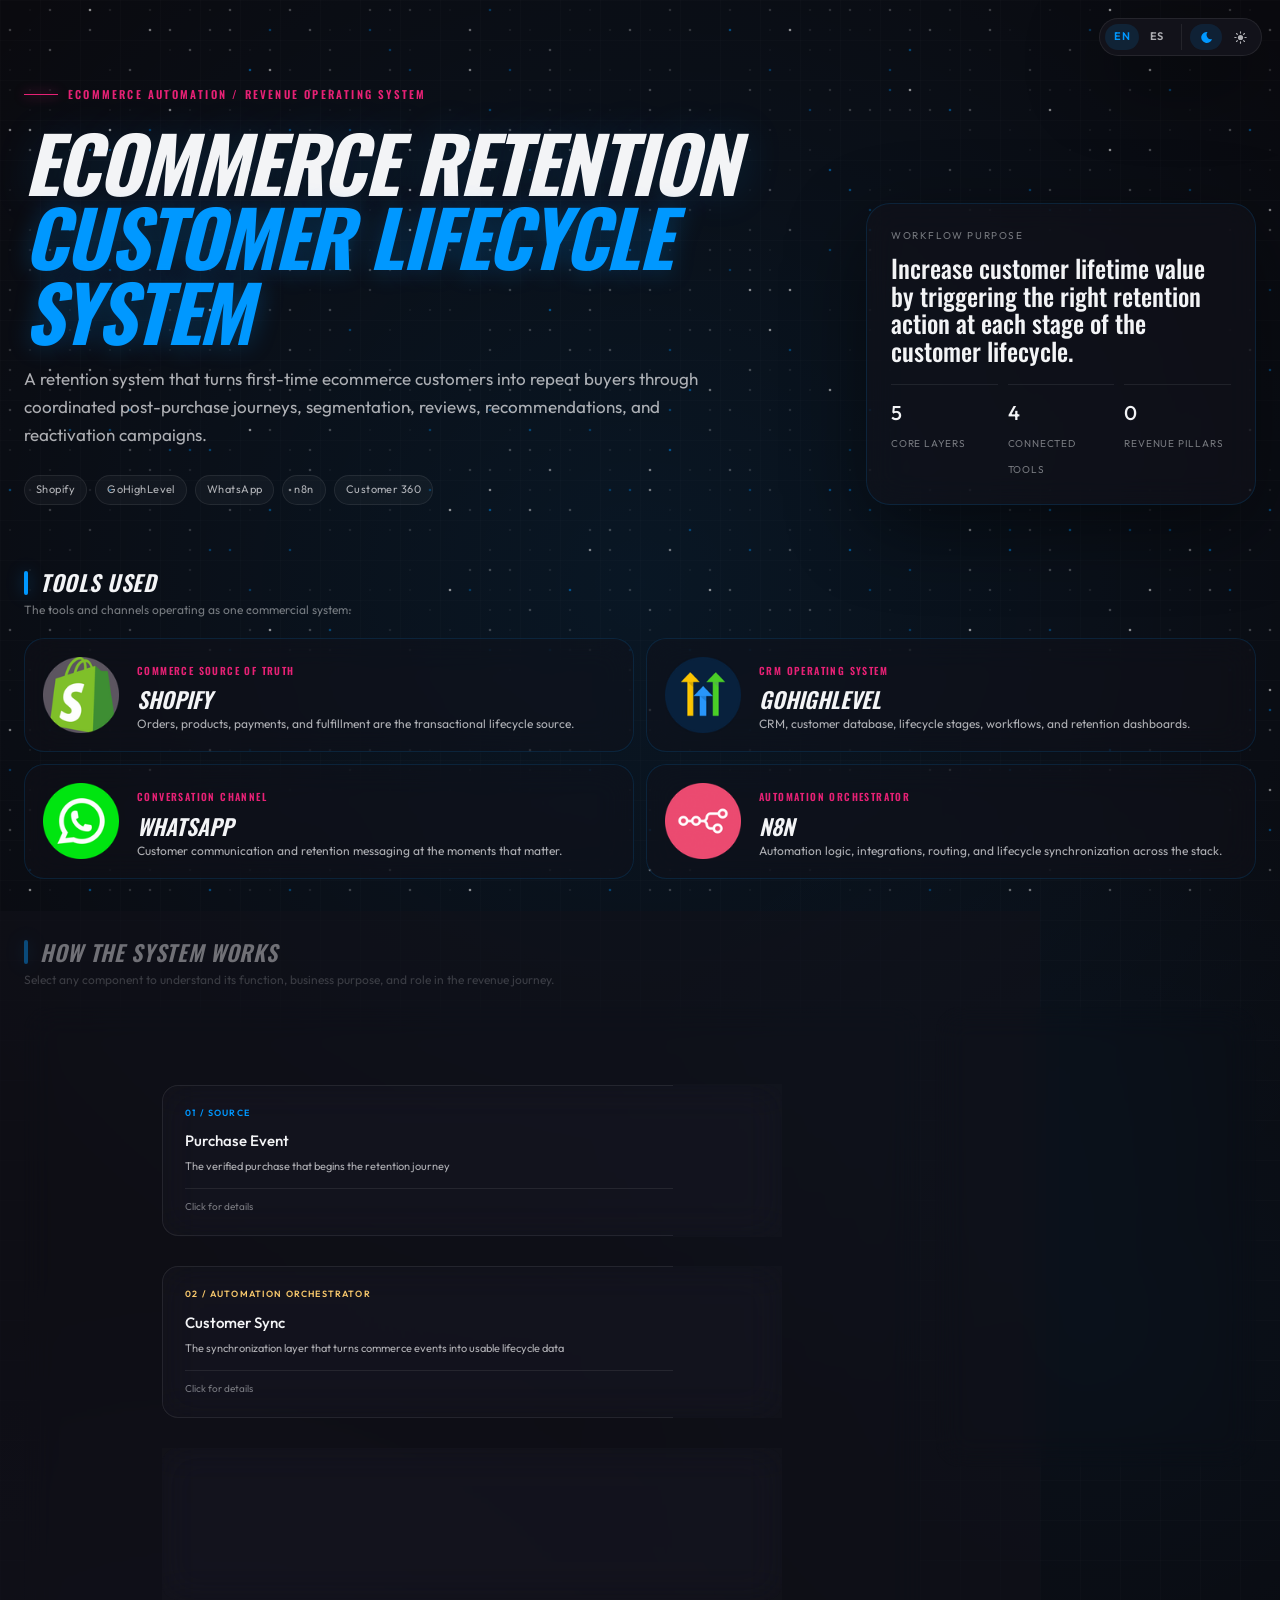
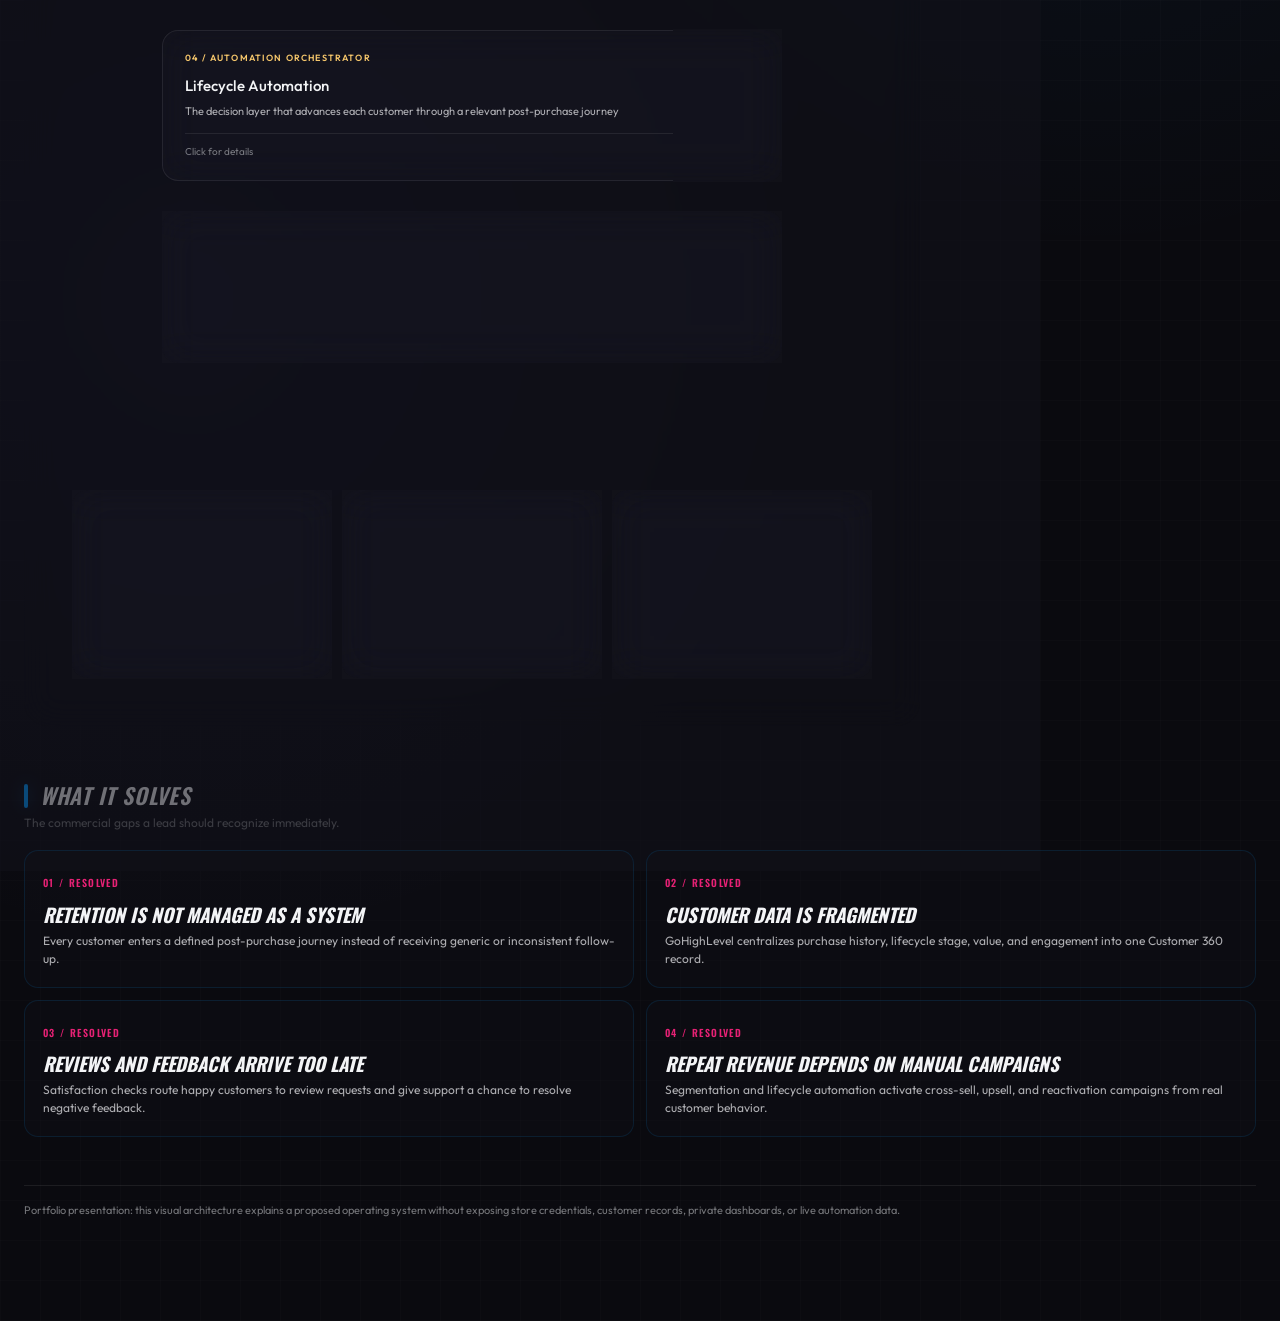
<file: public/assets/images/resultados/ecommerce-retention-customer-lifecycle-system.html>
<!doctype html>
<html lang="en">
<head>
  <meta charset="utf-8">
  <meta name="viewport" content="width=device-width, initial-scale=1">
  <title>Ecommerce Retention & Customer Lifecycle System</title>
  <link rel="preconnect" href="https://fonts.googleapis.com">
  <link rel="preconnect" href="https://fonts.gstatic.com" crossorigin>
  <link href="https://fonts.googleapis.com/css2?family=Oswald:ital,wght@0,400;0,500;0,600;0,700;1,400;1,500;1,600;1,700&amp;family=Outfit:wght@300;400;500;600;700&amp;family=Inter:wght@300;400;600;700&amp;display=swap" rel="stylesheet">
  <style>
    :root {
      color-scheme: dark;
      --bg: #0a0a0f;
      --bg-deep: #020205;
      --panel: rgba(18, 18, 26, 0.58);
      --panel-solid: #12121a;
      --panel-soft: rgba(18, 18, 26, 0.35);
      --line: rgba(255, 255, 255, 0.08);
      --line-strong: rgba(255, 255, 255, 0.2);
      --text: #f3f4f6;
      --muted: rgba(243, 244, 246, 0.7);
      --dim: rgba(243, 244, 246, 0.46);
      --blue: #0098ff;
      --blue-soft: rgba(0, 152, 255, 0.12);
      --pink: #e72175;
      --pink-soft: rgba(231, 33, 117, 0.12);
      --cyan: var(--blue);
      --cyan-soft: var(--blue-soft);
      --violet: var(--pink);
      --violet-soft: var(--pink-soft);
      --green: #7df0b1;
      --green-soft: rgba(125, 240, 177, 0.12);
      --amber: #f6c76c;
      --amber-soft: rgba(246, 199, 108, 0.13);
      --ease-out: cubic-bezier(.16, 1, .3, 1);
      --shadow: 0 24px 80px rgba(0, 0, 0, 0.45);
    }

    :root[data-theme="light"] {
      color-scheme: light;
      --bg: #eef5fb;
      --bg-deep: #dfeaf4;
      --panel: rgba(255, 255, 255, 0.68);
      --panel-solid: #ffffff;
      --panel-soft: rgba(255, 255, 255, 0.48);
      --line: rgba(8, 35, 58, 0.13);
      --line-strong: rgba(8, 35, 58, 0.31);
      --text: #102033;
      --muted: rgba(16, 32, 51, 0.74);
      --dim: rgba(16, 32, 51, 0.56);
      --blue: #007ed8;
      --blue-soft: rgba(0, 126, 216, 0.13);
      --pink: #d51c67;
      --pink-soft: rgba(213, 28, 103, 0.12);
      --green: #168d54;
      --green-soft: rgba(22, 141, 84, 0.12);
      --amber: #a56800;
      --amber-soft: rgba(165, 104, 0, 0.12);
      --shadow: 0 22px 64px rgba(19, 52, 81, 0.14);
    }

    * { box-sizing: border-box; }
    html { scroll-behavior: smooth; }
    .is-hidden { display: none !important; }
    body {
      margin: 0;
      min-width: 320px;
      color: var(--text);
      background:
        radial-gradient(circle at 50% 20%, rgba(0, 152, 255, 0.09), transparent 35%),
        radial-gradient(circle at 15% 65%, rgba(99, 102, 241, 0.06), transparent 30%),
        radial-gradient(circle at 85% 45%, rgba(0, 152, 255, 0.05), transparent 28%),
        linear-gradient(rgba(255, 255, 255, 0.012) 1px, transparent 1px) 0 0 / 40px 40px,
        linear-gradient(90deg, rgba(255, 255, 255, 0.012) 1px, transparent 1px) 0 0 / 40px 40px,
        var(--bg);
      font-family: 'Outfit', Inter, ui-sans-serif, system-ui, sans-serif;
      line-height: 1.6;
    }

    :root[data-theme="light"] body {
      background:
        radial-gradient(circle at 50% 16%, rgba(0, 152, 255, 0.13), transparent 34%),
        radial-gradient(circle at 90% 35%, rgba(231, 33, 117, 0.07), transparent 30%),
        linear-gradient(rgba(8, 35, 58, 0.035) 1px, transparent 1px) 0 0 / 40px 40px,
        linear-gradient(90deg, rgba(8, 35, 58, 0.035) 1px, transparent 1px) 0 0 / 40px 40px,
        var(--bg);
    }

    button { font: inherit; }
    .matrix-canvas { position: fixed; inset: 0; z-index: 0; width: 100%; height: 100%; pointer-events: none; opacity: 0.82; }
    .shell { position: relative; z-index: 1; width: min(1280px, calc(100% - 48px)); margin: 0 auto; }
    .topbar {
      position: sticky;
      top: 18px;
      z-index: 10;
      display: flex;
      align-items: center;
      justify-content: space-between;
      gap: 18px;
      margin: 18px auto 0;
      padding: 8px 12px 8px 24px;
      border: 1px solid rgba(255, 255, 255, 0.08);
      border-radius: 999px;
      background: rgba(0, 0, 27, 0.3);
      backdrop-filter: blur(28px) saturate(220%);
      -webkit-backdrop-filter: blur(28px) saturate(220%);
      box-shadow: 0 8px 32px rgba(0, 0, 0, 0.5), inset 0 1px 1px rgba(255, 255, 255, 0.16), inset 0 -1px 2px rgba(0, 0, 0, 0.3);
      --px: 50%;
      --py: 50%;
      overflow: hidden;
    }
    .topbar::before {
      content: '';
      position: absolute;
      inset: 0;
      border-radius: inherit;
      background: linear-gradient(135deg, rgba(255, 255, 255, 0.08), rgba(255, 255, 255, 0.02) 20%, transparent 50%, rgba(255, 255, 255, 0.04));
      pointer-events: none;
    }
    .topbar::after {
      content: '';
      position: absolute;
      inset: 0;
      border-radius: inherit;
      padding: 1.5px;
      background: radial-gradient(220px circle at var(--px) var(--py), var(--pink) 0%, var(--blue) 40%, transparent 70%);
      -webkit-mask: linear-gradient(#fff 0 0) content-box, linear-gradient(#fff 0 0);
      -webkit-mask-composite: xor;
      mask-composite: exclude;
      opacity: 0.78;
      pointer-events: none;
    }
    .topbar > * { position: relative; z-index: 1; }
    .topbar:hover { box-shadow: 0 12px 44px rgba(231, 33, 117, 0.12), inset 0 1px 2px rgba(255, 255, 255, 0.25); }
    .topbar:hover::after { opacity: 1; }
    .brand { display: flex; align-items: center; gap: 10px; font-size: 12px; letter-spacing: 0.16em; text-transform: uppercase; }
    .brand-mark { width: 11px; height: 11px; border: 2px solid var(--blue); border-radius: 50%; box-shadow: 0 0 18px rgba(0, 152, 255, 0.75); }
    .topbar-label { color: var(--muted); font-size: 11px; letter-spacing: 0.08em; text-transform: uppercase; }
    .topbar-actions { display: flex; align-items: center; gap: 8px; }
    .mini-button { border: 1px solid transparent; border-radius: 999px; padding: 8px 14px; color: rgba(243, 244, 246, 0.72); background: transparent; cursor: pointer; transition: 180ms ease; }
    .mini-button:hover, .mini-button:focus-visible { color: #fff; border-color: rgba(231, 33, 117, 0.4); background: var(--pink-soft); box-shadow: 0 0 20px rgba(231, 33, 117, 0.18); outline: none; }

    main { padding: 86px 0 90px; }
    .hero { display: grid; grid-template-columns: minmax(0, 1.35fr) minmax(280px, 0.65fr); gap: 32px; align-items: end; padding-bottom: 60px; }
    .eyebrow { display: flex; align-items: center; gap: 10px; color: var(--pink); font-family: 'Oswald', sans-serif; font-size: 11px; font-weight: 600; letter-spacing: 0.2em; text-transform: uppercase; }
    .eyebrow::before { content: ""; width: 34px; height: 1px; background: var(--pink); box-shadow: 0 0 12px var(--pink); }
    h1 { max-width: 880px; margin: 20px 0 18px; font-family: 'Oswald', sans-serif; font-size: clamp(42px, 6vw, 86px); font-style: italic; font-weight: 700; line-height: 0.97; letter-spacing: -0.02em; text-transform: uppercase; color: var(--text); text-shadow: 0 0 40px rgba(0, 152, 255, 0.15); }
    h1 span { display: block; color: var(--text); }
    h1 .title-blue { color: var(--blue); text-shadow: 0 0 24px rgba(0, 152, 255, 0.28); }
    .hero-copy { max-width: 700px; margin: 0; color: var(--muted); font-size: 17px; line-height: 1.65; }
    .hero-meta { display: flex; flex-wrap: wrap; gap: 8px; margin-top: 26px; }
    .tag { display: inline-flex; align-items: center; min-height: 30px; padding: 0 11px; border: 1px solid var(--line); border-radius: 999px; color: var(--muted); background: rgba(255,255,255,0.035); font-size: 11px; letter-spacing: 0.04em; }
    .tools-section { margin: 0 0 56px; }
    .tools-heading { margin-bottom: 14px; }
    .tools-grid { display: grid; grid-template-columns: repeat(2, minmax(0, 1fr)); gap: 12px; }
    .tool-card { position: relative; display: grid; grid-template-columns: 76px 1fr; gap: 18px; align-items: center; overflow: hidden; padding: 18px; border: 1px solid rgba(0, 152, 255, 0.14); border-radius: 20px; background: rgba(18, 18, 26, 0.48); backdrop-filter: blur(16px); -webkit-backdrop-filter: blur(16px); --glow-x: 50%; --glow-y: 50%; transition: transform .35s var(--ease-out), border-color .35s var(--ease-out), box-shadow .35s var(--ease-out); }
    .tool-card::before { content: ''; position: absolute; inset: 0; background: radial-gradient(280px circle at var(--glow-x, 50%) var(--glow-y, 50%), rgba(0, 152, 255, 0.13), transparent 70%); opacity: 0; transition: opacity .35s ease; pointer-events: none; }
    .tool-card > * { position: relative; z-index: 1; }
    .tool-card:hover { transform: translateY(-4px); border-color: rgba(231, 33, 117, 0.36); box-shadow: 0 18px 42px rgba(0, 152, 255, 0.1); }
    .tool-card:hover::before { opacity: 1; }
    .tool-icon { display: flex; align-items: center; justify-content: center; width: 76px; height: 76px; overflow: visible; border: 0; border-radius: 0; background: transparent; box-shadow: none; outline: 0; }
    .tool-icon img { display: block; width: 76px; height: 76px; object-fit: contain; border: 0; border-radius: 0; background: transparent; box-shadow: none; outline: 0; }
    .tool-copy span { color: var(--pink); font-family: 'Oswald', sans-serif; font-size: 10px; font-weight: 600; letter-spacing: 0.14em; text-transform: uppercase; }
    .tool-copy h3 { margin: 6px 0 5px; font-family: 'Oswald', sans-serif; font-size: 22px; font-style: italic; font-weight: 600; line-height: 1; text-transform: uppercase; }
    .tool-copy p { margin: 0; color: var(--muted); font-size: 12px; line-height: 1.5; }
    .hero-aside { position: relative; overflow: hidden; padding: 24px; border: 1px solid rgba(0, 152, 255, 0.14); border-radius: 24px; background: var(--panel); backdrop-filter: blur(16px); -webkit-backdrop-filter: blur(16px); box-shadow: var(--shadow); }
    .hero-aside::before, .hero-aside::after { content: ''; position: absolute; inset: 0; pointer-events: none; opacity: 0; transition: opacity .4s ease; }
    .hero-aside::before { background: radial-gradient(350px circle at var(--glow-x, 50%) var(--glow-y, 50%), rgba(0, 152, 255, 0.14), rgba(99, 102, 241, 0.05) 45%, transparent 70%); }
    .hero-aside::after { padding: 1px; border-radius: inherit; background: radial-gradient(280px circle at var(--glow-x, 50%) var(--glow-y, 50%), rgba(0, 152, 255, 0.45), rgba(231, 33, 117, 0.25) 50%, transparent 75%); -webkit-mask: linear-gradient(#fff 0 0) content-box, linear-gradient(#fff 0 0); -webkit-mask-composite: xor; mask-composite: exclude; }
    .hero-aside:hover::before, .hero-aside:hover::after { opacity: 1; }
    .hero-aside > * { position: relative; z-index: 1; }
    .aside-label { color: var(--dim); font-size: 10px; letter-spacing: 0.16em; text-transform: uppercase; }
    .aside-value { margin: 10px 0 20px; font-family: 'Oswald', sans-serif; font-size: 25px; font-weight: 500; line-height: 1.1; }
    .stat-row { display: grid; grid-template-columns: repeat(3, 1fr); gap: 10px; }
    .stat { padding-top: 12px; border-top: 1px solid var(--line); }
    .stat strong { display: block; font-size: 20px; font-weight: 500; }
    .stat span { color: var(--dim); font-size: 10px; text-transform: uppercase; letter-spacing: 0.08em; }

    .section-heading { display: flex; align-items: end; justify-content: space-between; gap: 20px; margin-bottom: 18px; }
    .section-heading h2 { display: flex; align-items: center; gap: 12px; margin: 0; font-family: 'Oswald', sans-serif; font-size: 22px; font-style: italic; font-weight: 600; letter-spacing: 0.03em; text-transform: uppercase; }
    .section-heading h2::before { content: ''; display: block; width: 4px; height: 24px; border-radius: 99px; background: var(--blue); box-shadow: 0 0 16px rgba(0, 152, 255, 0.35); }
    .section-heading p { margin: 0; color: var(--dim); font-size: 12px; }
    .workspace { display: grid; grid-template-columns: minmax(0, 1.5fr) minmax(320px, 0.5fr); gap: 16px; align-items: start; }
    .canvas, .inspector { position: relative; overflow: hidden; border: 1px solid rgba(0, 152, 255, 0.1); border-radius: 24px; background: var(--panel); backdrop-filter: blur(16px); -webkit-backdrop-filter: blur(16px); --glow-x: 50%; --glow-y: 50%; box-shadow: var(--shadow); }
    .canvas::before, .inspector::before { content: ''; position: absolute; inset: 0; border-radius: inherit; background: radial-gradient(520px circle at var(--glow-x) var(--glow-y), rgba(0, 152, 255, 0.12), rgba(99, 102, 241, 0.04) 42%, transparent 72%); opacity: 0; transition: opacity .4s ease; pointer-events: none; }
    .canvas::after, .inspector::after { content: ''; position: absolute; inset: 0; border-radius: inherit; background: linear-gradient(135deg, rgba(255, 255, 255, 0.06), rgba(255, 255, 255, 0.015) 24%, transparent 52%, rgba(255, 255, 255, 0.03)); pointer-events: none; }
    :root[data-theme="light"] .canvas::after, :root[data-theme="light"] .inspector::after { background: linear-gradient(135deg, rgba(255, 255, 255, 0.82), rgba(255, 255, 255, 0.16) 24%, transparent 52%, rgba(255, 255, 255, 0.38)); }
    :root[data-theme="light"] .node, :root[data-theme="light"] .detail-list li, :root[data-theme="light"] .tag { background: rgba(255, 255, 255, 0.48); }
    :root[data-theme="light"] .system-stage { background: rgba(255, 255, 255, 0.52); }
    :root[data-theme="light"] .problem-card, :root[data-theme="light"] .tool-card { background: rgba(255, 255, 255, 0.58); }
    .canvas:hover::before, .inspector:hover::before { opacity: 1; }
    .canvas > *, .inspector > * { position: relative; z-index: 1; }
    .canvas { min-width: 0; overflow: hidden; }
    .canvas-toolbar { display: flex; justify-content: space-between; align-items: center; gap: 12px; padding: 13px 16px; border-bottom: 1px solid var(--line); color: var(--muted); font-size: 11px; }
    .legend { display: flex; flex-wrap: wrap; gap: 12px; }
    .legend span { display: inline-flex; align-items: center; gap: 6px; }
    .legend i { width: 8px; height: 8px; display: inline-block; border-radius: 50%; }
    .legend .trigger { background: var(--blue); box-shadow: 0 0 10px var(--blue); }
    .legend .decision { background: var(--amber); }
    .legend .action { background: var(--pink); box-shadow: 0 0 10px var(--pink); }
    .legend .result { background: var(--green); box-shadow: 0 0 10px var(--green); }
    .zoom-label { color: var(--dim); }
    .flow-board { overflow: auto; padding: 28px; }
    .flow-inner { min-width: 780px; }
    .flow-row { display: flex; justify-content: center; gap: 20px; }
    .connector { position: relative; width: 2px; height: 28px; margin: 0 auto; background: rgba(0, 152, 255, 0.38); box-shadow: 0 0 10px rgba(0, 152, 255, 0.16); }
    .connector::after { content: ""; position: absolute; bottom: -1px; left: -4px; border: 5px solid transparent; border-top-color: var(--line-strong); transform: translateY(100%); }
    .node {
      position: relative;
      overflow: hidden;
      width: 258px;
      padding: 15px;
      border: 1px solid var(--line);
      border-radius: 16px;
      background: rgba(255, 255, 255, 0.015);
      backdrop-filter: blur(18px) saturate(145%);
      -webkit-backdrop-filter: blur(18px) saturate(145%);
      text-align: left;
      color: var(--text);
      cursor: pointer;
      --glow-x: 50%;
      --glow-y: 50%;
      transition: transform .35s var(--ease-out), border-color .35s var(--ease-out), box-shadow .35s var(--ease-out), background .35s ease;
    }
    .node::before, .node::after { content: ''; position: absolute; inset: 0; border-radius: inherit; opacity: 0; transition: opacity .4s ease; pointer-events: none; }
    .node::before { background: radial-gradient(350px circle at var(--glow-x) var(--glow-y), rgba(0, 152, 255, 0.14), rgba(99, 102, 241, 0.05) 45%, transparent 70%); }
    .node::after { padding: 1px; background: radial-gradient(280px circle at var(--glow-x) var(--glow-y), rgba(0, 152, 255, 0.45), rgba(231, 33, 117, 0.25) 50%, transparent 75%); -webkit-mask: linear-gradient(#fff 0 0) content-box, linear-gradient(#fff 0 0); -webkit-mask-composite: xor; mask-composite: exclude; }
    .node > * { position: relative; z-index: 1; }
    .node:hover, .node:focus-visible, .node.active { border-color: rgba(0, 152, 255, 0.35); background: rgba(0, 152, 255, 0.08); box-shadow: 0 0 0 1px rgba(0, 152, 255, 0.15), 0 20px 50px rgba(0, 152, 255, 0.12); transform: translateY(-4px); outline: none; }
    .node:hover::before, .node:hover::after, .node.active::before, .node.active::after, .node:focus-visible::before, .node:focus-visible::after { opacity: 1; }
    .node.decision:hover, .node.decision:focus-visible, .node.decision.active { border-color: var(--amber); background: linear-gradient(145deg, var(--amber-soft), rgba(255,255,255,0.045)); box-shadow: 0 0 0 1px rgba(246,199,108,0.14), 0 12px 35px rgba(0,0,0,0.25); }
    .node.action:hover, .node.action:focus-visible, .node.action.active { border-color: rgba(231, 33, 117, 0.45); background: rgba(231, 33, 117, 0.08); }
    .node.result:hover, .node.result:focus-visible, .node.result.active { border-color: var(--green); background: linear-gradient(145deg, var(--green-soft), rgba(255,255,255,0.045)); }
    .node-kicker { display: flex; justify-content: space-between; gap: 10px; margin-bottom: 12px; color: var(--dim); font-size: 9px; letter-spacing: 0.13em; text-transform: uppercase; }
    .node-kicker b { color: var(--cyan); font-weight: 600; }
    .node.decision .node-kicker b { color: var(--amber); }
    .node.action .node-kicker b { color: var(--violet); }
    .node.result .node-kicker b { color: var(--green); }
    .node h3 { margin: 0 0 7px; font-size: 15px; line-height: 1.25; font-weight: 520; }
    .node p { min-height: 34px; margin: 0; color: var(--muted); font-size: 11px; line-height: 1.5; }
    .node-foot { display: flex; justify-content: space-between; gap: 8px; margin-top: 14px; padding-top: 10px; border-top: 1px solid var(--line); color: var(--dim); font-size: 10px; }
    .branch-label { width: 100%; margin: 15px 0 10px; color: var(--dim); text-align: center; font-size: 10px; letter-spacing: 0.18em; text-transform: uppercase; }
    .branch-grid { display: grid; grid-template-columns: repeat(2, 1fr); gap: 20px; padding: 0 18px; }
    .branch { position: relative; padding: 18px 12px 14px; border: 1px dashed rgba(0, 152, 255, 0.22); border-radius: 20px; background: rgba(0, 0, 27, 0.12); }
    .branch-title { display: flex; align-items: center; justify-content: space-between; gap: 12px; margin-bottom: 15px; color: var(--muted); font-size: 11px; }
    .branch-title strong { color: var(--text); font-size: 13px; font-weight: 500; }
    .branch-title span { padding: 5px 7px; border-radius: 5px; color: var(--amber); background: var(--amber-soft); font-size: 9px; text-transform: uppercase; letter-spacing: 0.08em; }
    .branch .node { width: 100%; }
    .branch .connector { height: 22px; }
    .action-stack { display: grid; gap: 8px; }
    .action-stack .node { min-height: 0; padding: 12px; }
    .action-stack .node h3 { margin-bottom: 0; font-size: 12px; }
    .action-stack .node p { display: none; }
    .action-stack .node-foot { margin-top: 9px; padding-top: 7px; font-size: 9px; }
    .none-row { display: flex; justify-content: center; margin-top: 20px; padding-top: 20px; border-top: 1px dashed var(--line); }
    .none-row .node { width: 258px; }

    .inspector { position: sticky; top: 92px; min-height: 460px; overflow: hidden; }
    .inspector-head { padding: 19px; border-bottom: 1px solid var(--line); }
    .inspector-head small { color: var(--pink); font-family: 'Oswald', sans-serif; font-size: 10px; font-weight: 600; letter-spacing: 0.15em; text-transform: uppercase; }
    .inspector-head h2 { margin: 9px 0 0; font-family: 'Oswald', sans-serif; font-size: 25px; font-style: italic; line-height: 1.15; font-weight: 600; text-transform: uppercase; }
    .inspector-body { padding: 19px; }
    .inspector-body p { margin: 0 0 18px; color: var(--muted); font-size: 13px; line-height: 1.65; }
    .detail-block { margin-top: 18px; }
    .detail-block h3 { margin: 0 0 8px; color: var(--dim); font-size: 10px; letter-spacing: 0.14em; text-transform: uppercase; }
    .detail-list { display: grid; gap: 7px; margin: 0; padding: 0; list-style: none; }
    .detail-list li { padding: 9px 10px; border: 1px solid var(--line); border-radius: 7px; color: var(--muted); background: rgba(255,255,255,0.03); font-size: 11px; line-height: 1.45; }
    .detail-list code { color: var(--blue); font-family: "SFMono-Regular", Consolas, monospace; font-size: 10px; }
    .empty-state { color: var(--dim); font-size: 13px; line-height: 1.6; }

    .explanation { display: grid; grid-template-columns: repeat(3, 1fr); gap: 12px; margin-top: 52px; }
    .explanation article { padding: 18px; border-top: 1px solid rgba(0, 152, 255, 0.24); }
    .explanation span { color: var(--pink); font-family: 'Oswald', sans-serif; font-size: 10px; font-weight: 600; letter-spacing: 0.16em; }
    .explanation h3 { margin: 13px 0 8px; font-family: 'Oswald', sans-serif; font-size: 18px; font-style: italic; font-weight: 500; text-transform: uppercase; }
    .explanation p { margin: 0; color: var(--muted); font-size: 12px; line-height: 1.6; }
    .system-flow { min-width: 0; }
    .system-main-lane { display: grid; grid-template-columns: minmax(0, 620px); justify-content: center; gap: 0; padding: 4px 6px 30px; }
    .system-main-lane .node { width: 100%; min-height: 0; padding: 20px 22px; }
    .system-main-lane .node p { min-height: 0; }
    .system-link { position: relative; width: 2px; height: 30px; margin: 0 auto; background: rgba(0, 152, 255, 0.38); box-shadow: 0 0 10px rgba(0, 152, 255, 0.22); }
    .system-link::after { content: ''; position: absolute; bottom: -1px; left: 50%; width: 8px; height: 8px; border-right: 1px solid var(--blue); border-bottom: 1px solid var(--blue); transform: translateX(-50%) rotate(45deg); }
    .system-stage { position: relative; overflow: hidden; margin-top: 16px; padding: 18px; border: 1px solid rgba(0, 152, 255, 0.12); border-radius: 18px; background: rgba(10, 10, 15, 0.36); }
    .system-stage::before { content: ''; position: absolute; inset: 0; pointer-events: none; background: radial-gradient(420px circle at var(--glow-x, 50%) var(--glow-y, 50%), rgba(0, 152, 255, 0.1), transparent 70%); opacity: 0; transition: opacity .35s ease; }
    .system-stage:hover::before { opacity: 1; }
    .system-stage > * { position: relative; z-index: 1; }
    .system-stage-head { display: flex; align-items: end; justify-content: space-between; gap: 18px; margin-bottom: 14px; }
    .system-stage-head span { color: var(--pink); font-family: 'Oswald', sans-serif; font-size: 10px; font-weight: 600; letter-spacing: 0.15em; text-transform: uppercase; }
    .system-stage-head strong { display: block; margin-top: 2px; font-family: 'Oswald', sans-serif; font-size: 19px; font-style: italic; font-weight: 600; line-height: 1.1; text-transform: uppercase; }
    .system-stage-head p { max-width: 370px; margin: 0; color: var(--dim); font-size: 11px; line-height: 1.45; text-align: right; }
    .system-stage-grid { display: grid; grid-template-columns: repeat(4, minmax(0, 1fr)); gap: 10px; }
    .system-stage-grid.stage-grid-3 { grid-template-columns: repeat(3, minmax(0, 1fr)); }
    .system-stage-grid .node { width: 100%; min-height: 172px; }
    .system-stage-grid .node h3 { font-size: 14px; }
    .system-stage-grid .node p { min-height: 51px; }
    .system-stage-grid .node-foot { font-size: 9px; }
    .business-problems { margin-top: 52px; }
    .business-problems.is-hidden { display: none; }
    .problem-grid { display: grid; grid-template-columns: repeat(2, minmax(0, 1fr)); gap: 12px; }
    .problem-card { position: relative; overflow: hidden; padding: 18px; border: 1px solid rgba(0, 152, 255, 0.12); border-radius: 14px; background: rgba(18, 18, 26, 0.42); --glow-x: 50%; --glow-y: 50%; transition: transform .35s var(--ease-out), border-color .35s var(--ease-out), box-shadow .35s var(--ease-out); }
    .problem-card::before { content: ''; position: absolute; inset: 0; pointer-events: none; background: radial-gradient(320px circle at var(--glow-x) var(--glow-y), rgba(0, 152, 255, 0.12), transparent 68%); opacity: 0; transition: opacity .35s ease; }
    .problem-card > * { position: relative; z-index: 1; }
    .problem-card:hover { transform: translateY(-3px); border-color: rgba(0, 152, 255, 0.34); box-shadow: 0 18px 40px rgba(0, 0, 0, 0.22); }
    .problem-card:hover::before { opacity: 1; }
    .problem-card span { color: var(--pink); font-family: 'Oswald', sans-serif; font-size: 10px; font-weight: 600; letter-spacing: 0.14em; text-transform: uppercase; }
    .problem-card h3 { margin: 9px 0 7px; font-family: 'Oswald', sans-serif; font-size: 19px; font-style: italic; line-height: 1.08; text-transform: uppercase; }
    .problem-card p { margin: 0; color: var(--muted); font-size: 12px; line-height: 1.55; }
    .tool-icon-label { display: grid; place-items: center; width: 72px; height: 72px; border: 1px solid rgba(0, 152, 255, 0.35); border-radius: 50%; color: var(--blue); background: rgba(0, 152, 255, 0.08); box-shadow: inset 0 0 18px rgba(0, 152, 255, 0.08); font-family: 'Oswald', sans-serif; font-size: 17px; font-style: italic; font-weight: 600; letter-spacing: 0.02em; text-transform: uppercase; }
    .footer-note { margin-top: 48px; padding-top: 16px; border-top: 1px solid var(--line); color: var(--dim); font-size: 11px; line-height: 1.6; }

    @media (max-width: 860px) {
      .flow-board { overflow: visible; }
      .flow-inner { min-width: 0; width: 100%; }
      .flow-row .node, .none-row .node { width: 100%; }
      .branch-grid { grid-template-columns: 1fr; padding: 0 8px; }
      .system-flow { min-width: 0; }
      .system-main-lane { grid-template-columns: 1fr; gap: 0; padding: 4px 6px 12px; }
      .system-main-lane .node { min-height: 0; }
      .system-link { width: 2px; height: 26px; margin: 0 auto; }
      .system-link::after { right: auto; top: auto; bottom: -1px; left: 50%; transform: translateX(-50%) rotate(45deg); }
      .system-stage-grid { grid-template-columns: repeat(2, minmax(0, 1fr)); }
    }

    @media (max-width: 980px) {
      .hero, .workspace { grid-template-columns: 1fr; }
      .hero-aside { max-width: 560px; }
      .inspector { position: static; min-height: 0; }
    }
    @media (max-width: 680px) {
      .shell { width: min(100% - 24px, 1280px); }
      main { padding-top: 42px; }
      h1 { font-size: clamp(39px, 13vw, 62px); }
      .hero-copy { font-size: 15px; }
      .tools-grid { grid-template-columns: 1fr; }
      .section-heading { align-items: start; flex-direction: column; gap: 8px; }
      .canvas-toolbar { align-items: start; flex-direction: column; }
      .flow-board { overflow: visible; padding: 18px 12px; }
      .flow-inner { min-width: 0; width: 100%; }
      .flow-row .node, .none-row .node { width: 100%; }
      .branch-grid { grid-template-columns: 1fr; padding: 0 8px; }
      .explanation { grid-template-columns: 1fr; }
      .system-stage { padding: 14px; }
      .system-stage-head { align-items: start; flex-direction: column; gap: 6px; }
      .system-stage-head p { text-align: left; }
      .system-stage-grid, .system-stage-grid.stage-grid-3, .problem-grid { grid-template-columns: 1fr; }
    }
  
    /* ---------- Modo grafo (GTM Showcase Studio) ---------- */
    /* El tablero hace scroll propio a todos los anchos: la pagina nunca debe
       desplazarse en horizontal. Dos clases para ganarle a la regla del baseline
       que pone overflow: visible por debajo de 860 px. */
    .flow-board.wf-board { overflow: auto; max-height: 76vh; padding: 0; overscroll-behavior: contain; }
    .flow-inner.wf-graph { position: relative; min-width: 0; margin: 0 auto; }
    .wf-stage { position: absolute; top: 0; left: 0; transform-origin: 0 0; }
    .wf-edges { position: absolute; top: 0; left: 0; overflow: visible; pointer-events: none; }
    .wf-edge { fill: none; stroke-width: 1.6; stroke-linecap: round; stroke-linejoin: round; }
    .wf-edge.default { stroke: var(--blue); stroke-opacity: 0.5; }
    .wf-edge.yes { stroke: var(--green); stroke-opacity: 0.85; }
    .wf-edge.no { stroke: var(--pink); stroke-opacity: 0.8; }
    .wf-edge.conditional { stroke: var(--amber); stroke-opacity: 0.85; }
    .wf-arrow.default { fill: var(--blue); fill-opacity: 0.7; }
    .wf-arrow.yes { fill: var(--green); }
    .wf-arrow.no { fill: var(--pink); }
    .wf-arrow.conditional { fill: var(--amber); }
    .wf-edge-label {
      position: absolute;
      z-index: 2;
      display: inline-flex;
      align-items: center;
      justify-content: center;
      gap: 4px;
      padding: 0 9px;
      border-radius: 999px;
      border: 1px solid var(--line);
      background: var(--panel-solid);
      color: var(--muted);
      font-size: 10px;
      font-weight: 600;
      letter-spacing: 0.04em;
      white-space: nowrap;
      pointer-events: none;
    }
    .wf-edge-label svg { flex: 0 0 auto; width: 11px; height: 11px; stroke-width: 2.6; }
    .wf-edge-label.yes { color: var(--green); border-color: var(--green-soft); }
    .wf-edge-label.no { color: var(--pink); border-color: var(--pink-soft); }
    .wf-edge-label.conditional { color: var(--amber); border-color: var(--amber-soft); }

    .wf-node { position: absolute; z-index: 1; display: flex; flex-direction: column; padding: 13px 14px; }
    /* Cabecera de la tarjeta: icono, numero de paso y tipo especifico. */
    .wf-node .node-kicker { justify-content: flex-start; align-items: center; gap: 6px; margin-bottom: 9px; min-width: 0; }
    .wf-node .node-kicker b { white-space: nowrap; }
    .wf-node .node-kicker span:not(.wf-badge) { margin-left: auto; min-width: 0; overflow: hidden; text-overflow: ellipsis; white-space: nowrap; }
    .wf-node h3 { display: -webkit-box; -webkit-line-clamp: 2; -webkit-box-orient: vertical; overflow: hidden; margin-bottom: 5px; font-size: 14px; }
    .wf-node p { flex: 1; min-height: 0; display: -webkit-box; -webkit-line-clamp: 2; -webkit-box-orient: vertical; overflow: hidden; }
    .wf-node .node-foot { margin-top: 8px; padding-top: 8px; }

    /* Iconos. El color sale de la clase de paso, igual que la leyenda:
       disparador azul, decision ambar, accion rosa, resultado verde. */
    .wf-badge {
      flex: 0 0 auto;
      display: inline-flex;
      align-items: center;
      justify-content: center;
      width: 24px;
      height: 24px;
      border-radius: 7px;
      border: 1px solid transparent;
    }
    .wf-badge svg { width: 14px; height: 14px; }
    .wf-node.trigger .wf-badge, .wf-inspector-icon.trigger { color: var(--blue); background: var(--blue-soft); border-color: rgba(0, 152, 255, 0.28); }
    .wf-node.decision .wf-badge, .wf-inspector-icon.decision { color: var(--amber); background: var(--amber-soft); border-color: rgba(246, 199, 108, 0.3); }
    .wf-node.action .wf-badge, .wf-inspector-icon.action { color: var(--pink); background: var(--pink-soft); border-color: rgba(231, 33, 117, 0.28); }
    .wf-node.result .wf-badge, .wf-inspector-icon.result { color: var(--green); background: var(--green-soft); border-color: rgba(125, 240, 177, 0.3); }

    .wf-inspector-icon {
      display: flex;
      align-items: center;
      justify-content: center;
      width: 44px;
      height: 44px;
      margin-bottom: 12px;
      border-radius: 12px;
      border: 1px solid transparent;
    }
    .wf-inspector-icon svg { width: 22px; height: 22px; }

    /* El baseline pinta de fondo solido cualquier `.trigger`, `.decision`...
       dentro de la leyenda (eran sus puntos de color). Sin anular ese fondo, el
       icono queda relleno de su propio color y se ve como un cuadrado. */
    .legend .wf-legend-icon { width: 13px; height: 13px; flex: 0 0 auto; background: transparent; box-shadow: none; border-radius: 0; }
    .legend .wf-legend-icon.trigger { color: var(--blue); }
    .legend .wf-legend-icon.decision { color: var(--amber); }
    .legend .wf-legend-icon.action { color: var(--pink); }
    .legend .wf-legend-icon.result { color: var(--green); }

    .stat .wf-stat-icon { width: 12px; height: 12px; margin-right: 5px; vertical-align: -2px; color: var(--blue); }

    /* Controles del mapa, a la derecha de la barra del diagrama. */
    .canvas-toolbar .wf-toolbar-right { display: flex; align-items: center; gap: 10px; }
    .wf-controls { display: flex; gap: 4px; }
    .wf-controls button {
      display: inline-flex;
      align-items: center;
      justify-content: center;
      width: 26px;
      height: 26px;
      padding: 0;
      border: 1px solid var(--line);
      border-radius: 8px;
      background: var(--panel-soft);
      color: var(--muted);
      cursor: pointer;
      transition: color 0.2s ease, border-color 0.2s ease, background-color 0.2s ease;
    }
    .wf-controls button:hover { color: var(--text); border-color: var(--line-strong); }
    .wf-controls button:focus-visible { outline: 2px solid var(--blue); outline-offset: 2px; }
    .wf-controls svg { width: 13px; height: 13px; }
    .flow-board.wf-board.wf-panning { cursor: grabbing; }
    @media print { .wf-controls { display: none; } }

    :root[data-theme="light"] .wf-edge.default { stroke-opacity: 0.6; }

    /* ---------- Vista de sistema: secciones propias ---------- */
    .wf-section { margin-top: 52px; }
    .wf-card { display: flex; flex-direction: column; gap: 10px; }
    .wf-card > .wf-card-index { color: var(--pink); font-family: 'Oswald', sans-serif; font-size: 10px; font-weight: 600; letter-spacing: 0.14em; }
    .wf-card-head { display: flex; align-items: center; gap: 12px; }
    .wf-card-head h3 { margin: 0; }
    .wf-card-icon {
      flex: 0 0 auto;
      display: inline-flex;
      align-items: center;
      justify-content: center;
      width: 36px;
      height: 36px;
      border-radius: 10px;
      color: var(--blue);
      background: var(--blue-soft);
      border: 1px solid rgba(0, 152, 255, 0.28);
    }
    .wf-card-icon svg { width: 18px; height: 18px; }
    .wf-card-icon.result { color: var(--green); background: var(--green-soft); border-color: rgba(125, 240, 177, 0.3); }
    .wf-grid-areas { grid-template-columns: repeat(3, minmax(0, 1fr)); }
    .wf-grid-groups { grid-template-columns: repeat(4, minmax(0, 1fr)); }
    .wf-grid-paths { grid-template-columns: repeat(2, minmax(0, 1fr)); }
    .wf-chain { display: flex; flex-wrap: wrap; align-items: center; gap: 6px 4px; margin: 2px 0 0; padding: 0; list-style: none; }
    .wf-chain li { display: inline-flex; align-items: center; gap: 4px; }
    .wf-chain-arrow { width: 12px; height: 12px; color: var(--dim); }
    .wf-chip { padding: 4px 9px; border: 1px solid var(--line); border-radius: 999px; background: var(--panel-soft); color: var(--text); font-size: 11px; line-height: 1.3; }
    .wf-wf-list { display: grid; gap: 6px; margin: 0; padding: 0; list-style: none; }
    .wf-wf-list li { display: flex; align-items: baseline; gap: 8px; color: var(--muted); font-size: 12px; line-height: 1.4; }
    .wf-wf-list code { flex: 0 0 auto; padding: 1px 6px; border-radius: 6px; background: var(--blue-soft); color: var(--blue); font-family: ui-monospace, SFMono-Regular, Menlo, Consolas, monospace; font-size: 10.5px; }
    .wf-tool-icon { width: 30px; height: 30px; }
    .wf-summary { display: flex; align-items: center; gap: 16px; margin-top: 52px; padding: 20px 22px; border: 1px solid rgba(125, 240, 177, 0.24); border-radius: 18px; background: var(--panel-soft); }
    .wf-summary p { margin: 0; color: var(--text); font-size: 14px; line-height: 1.6; }
    @media (max-width: 1100px) { .wf-grid-groups { grid-template-columns: repeat(2, minmax(0, 1fr)); } }
    @media (max-width: 860px) {
      .wf-grid-areas, .wf-grid-paths { grid-template-columns: 1fr; }
    }
    @media (max-width: 560px) { .wf-grid-groups { grid-template-columns: 1fr; } }
    /* Los chips son <span> dentro de .problem-card: se anula su estilo de rotulo. */
    .problem-card .wf-chip { color: var(--text); font-family: inherit; font-size: 11px; font-weight: 500; letter-spacing: 0; text-transform: none; }
    .problem-card .wf-wf-list span { color: var(--muted); font-family: inherit; font-size: 12px; font-weight: 400; letter-spacing: 0; text-transform: none; }
    .wf-grid-single { grid-template-columns: 1fr; }
    .wf-wf-text { display: flex; flex-direction: column; gap: 2px; min-width: 0; }
    .problem-card .wf-wf-trigger { display: inline-flex; align-items: center; gap: 4px; color: var(--dim); font-family: inherit; font-size: 10.5px; letter-spacing: 0; text-transform: none; }
    .wf-wf-trigger svg { width: 10px; height: 10px; color: var(--amber); flex: 0 0 auto; }
    .wf-edge.feedback { stroke-dasharray: 6 5; }

  
    .pref-toggles {
      position: fixed;
      top: 18px;
      right: 18px;
      z-index: 60;
      display: flex;
      gap: 8px;
      padding: 5px;
      border-radius: 999px;
      background: var(--panel-solid, rgba(12, 16, 28, 0.9));
      border: 1px solid var(--line, rgba(255, 255, 255, 0.1));
      box-shadow: var(--shadow, 0 8px 28px rgba(0, 0, 0, 0.45));
      backdrop-filter: blur(14px);
      -webkit-backdrop-filter: blur(14px);
    }
    .pref-group { display: flex; gap: 2px; }
    .pref-group + .pref-group {
      padding-left: 8px;
      border-left: 1px solid var(--line, rgba(255, 255, 255, 0.1));
    }
    .pref-group button {
      display: inline-flex;
      align-items: center;
      justify-content: center;
      min-width: 32px;
      height: 26px;
      padding: 0 9px;
      border: 0;
      border-radius: 999px;
      background: transparent;
      color: var(--muted, #94a3b8);
      font: inherit;
      font-size: 11px;
      font-weight: 600;
      letter-spacing: 0.04em;
      cursor: pointer;
      transition: background-color 0.2s ease, color 0.2s ease;
    }
    .pref-group button:hover { color: var(--text, #e6edf7); }
    .pref-group button[aria-pressed="true"] {
      background: var(--blue-soft, rgba(56, 132, 255, 0.16));
      color: var(--blue, #3884ff);
    }
    .pref-group button:focus-visible {
      outline: 2px solid var(--blue, #3884ff);
      outline-offset: 2px;
    }
    @media print { .pref-toggles { display: none; } }
    @media (max-width: 640px) {
      .pref-toggles { top: 10px; right: 10px; padding: 4px; }
      .pref-group button { min-width: 28px; height: 24px; padding: 0 7px; }
    }
  </style>
</head>
<body>

  <div class="pref-toggles" id="prefToggles" role="group" aria-label="Language and theme">
    <div class="pref-group" data-pref="language">
      <button type="button" data-value="en" aria-pressed="true">EN</button>
      <button type="button" data-value="es" aria-pressed="false">ES</button>
    </div>
    <div class="pref-group" data-pref="theme">
      <button type="button" data-value="dark" aria-pressed="true" title="Dark">
        <svg viewBox="0 0 16 16" width="13" height="13" aria-hidden="true"><path fill="currentColor" d="M9.3 1.2a6.8 6.8 0 1 0 5.5 8.9A5.6 5.6 0 0 1 9.3 1.2Z"/></svg>
      </button>
      <button type="button" data-value="light" aria-pressed="false" title="Light">
        <svg viewBox="0 0 16 16" width="13" height="13" aria-hidden="true"><circle cx="8" cy="8" r="3.2" fill="currentColor"/><g stroke="currentColor" stroke-width="1.4" stroke-linecap="round"><path d="M8 1v1.6M8 13.4V15M15 8h-1.6M2.6 8H1M12.9 3.1l-1.1 1.1M4.2 11.8l-1.1 1.1M12.9 12.9l-1.1-1.1M4.2 4.2 3.1 3.1"/></g></svg>
      </button>
    </div>
  </div>
  <canvas id="matrix-canvas" class="matrix-canvas" aria-hidden="true"></canvas>
  <div class="shell">
    <main>
      <section class="hero" aria-labelledby="pageTitle">
        <div>
          <div class="eyebrow" id="workflowEyebrow">Automation case study / attribution system</div>
          <h1 id="pageTitle"><span>Workflow</span><span class="title-blue">presentation</span></h1>
          <p class="hero-copy" id="pageDescription">A visual explanation of how this workflow routes events, evaluates conditions, and executes actions.</p>
          <div class="hero-meta" id="heroMeta"></div>
        </div>
        <aside class="hero-aside" aria-label="Workflow summary">
          <div class="aside-label">Workflow purpose</div>
          <div class="aside-value" id="purposeValue">A structured automation system that connects events, decisions, and actions.</div>
          <div class="stat-row" id="summaryStats">
            <div class="stat"><strong>4</strong><span>Triggers</span></div>
            <div class="stat"><strong>2</strong><span>Paths</span></div>
            <div class="stat"><strong>3</strong><span>Outcomes</span></div>
          </div>
        </aside>
      </section>

      <section class="tools-section" aria-labelledby="toolsTitle">
        <div class="section-heading tools-heading">
          <div>
            <h2 id="toolsTitle">Tools used</h2>
            <p>The platforms that power this attribution workflow.</p>
          </div>
        </div>
        <div class="tools-grid" id="toolsGrid"></div>
      </section>

      <section aria-labelledby="flowTitle">
        <div class="section-heading">
          <div>
            <h2 id="flowTitle">How the workflow works</h2>
            <p id="flowDescription">Select any node to inspect its role, data, and actions.</p>
          </div>
        </div>

        <div class="workspace">
          <div class="canvas">
            <div class="canvas-toolbar">
              <div class="legend" aria-label="Diagram legend">
                <span><i class="trigger"></i>Trigger</span>
                <span><i class="decision"></i>Decision</span>
                <span><i class="action"></i>Action</span>
                <span><i class="result"></i>Outcome</span>
              </div>
              <span class="zoom-label">Interactive map / 100%</span>
            </div>
            <div class="flow-board">
              <div class="flow-inner" id="flowInner"></div>
            </div>
          </div>

          <aside class="inspector" aria-live="polite" aria-label="Selected workflow node">
            <div class="inspector-head">
              <small id="inspectorType">Trigger router</small>
              <h2 id="inspectorTitle">Entry Router</h2>
            </div>
            <div class="inspector-body">
              <p id="inspectorDescription">Select any node to inspect its role, data, and actions.</p>
              <div class="detail-block">
                <h3 id="detailHeading">Entry conditions</h3>
                <ul class="detail-list" id="detailList"></ul>
              </div>
            </div>
          </aside>
        </div>
      </section>

      <section class="explanation" id="principlesGrid" aria-label="Workflow principles"></section>

      <section class="business-problems is-hidden" id="businessProblems" aria-labelledby="problemsTitle">
        <div class="section-heading">
          <div>
            <h2 id="problemsTitle">Business problems solved</h2>
            <p>Each automation turns a commercial blind spot into an owned process.</p>
          </div>
        </div>
        <div class="problem-grid" id="problemsGrid"></div>
      </section>

      <p class="footer-note">Prototype note: this is an educational presentation layer for a portfolio case study. It explains the automation logic without exposing credentials, internal IDs, or live contact data.</p>
    </main>
  </div>

  <script id="presentation-data" type="application/json">{"system":{"name":"Ecommerce Retention & Customer Lifecycle System","description":"A retention system that turns first-time ecommerce customers into repeat buyers through coordinated post-purchase journeys, segmentation, reviews, recommendations, and reactivation campaigns.","primary_goal":"Increase customer lifetime value by triggering the right retention action at each stage of the customer lifecycle."},"presentation":{"titleSegments":["Ecommerce Retention","Customer Lifecycle System"],"overview_nodes":["purchase_event","customer_sync","customer_360","lifecycle_automation","retention_outcomes"],"revenue_loop_nodes":["customer_segmentation","review_automation","cross_sell_upsell"]},"nodes":[{"id":"purchase_event","name":"Purchase Event","type":"source","description":"The verified purchase that begins the retention journey.","purpose":"Capture the order, customer, payment, and fulfillment context as soon as a customer buys.","function":"Shopify sends order and payment events so the lifecycle system can create the correct customer record and next-best action.","inputs":["Order created","Payment completed","Product and order value","Fulfillment status"],"outputs":["Purchase record","Customer lifecycle start","Order context","Post-purchase trigger"]},{"id":"customer_sync","name":"Customer Sync","type":"automation_orchestrator","description":"The synchronization layer that turns commerce events into usable lifecycle data.","purpose":"Keep Shopify, GoHighLevel, WhatsApp, and automation logic aligned without manual updates.","function":"n8n receives Shopify events, maps customer and order data, updates GoHighLevel, and routes each customer into the right lifecycle workflow.","responsibilities":["Webhook processing","Order and customer mapping","Data validation","Lifecycle routing","Platform synchronization","Error handling"]},{"id":"customer_360","name":"Customer 360","type":"crm_operating_system","description":"One customer record that unifies purchase history, value, lifecycle stage, and engagement.","purpose":"Give marketing, service, and sales teams a single view of every ecommerce customer.","function":"GoHighLevel stores contacts, orders, product interest, lifecycle stage, engagement, customer value, retention status, and active workflows.","modules":["Customer profile","Purchase history","Lifecycle stage","Customer value","Engagement history","Retention workflows","Retention dashboard"]},{"id":"lifecycle_automation","name":"Lifecycle Automation","type":"automation_orchestrator","description":"The decision layer that advances each customer through a relevant post-purchase journey.","purpose":"Replace generic follow-ups with timely communication based on behavior, delivery, satisfaction, and purchase history.","function":"Automation triggers post-purchase messages, delivery updates, satisfaction checks, review requests, recommendations, upsells, and reactivation sequences across WhatsApp and GoHighLevel.","responsibilities":["Post-purchase journey","Delivery communication","Satisfaction check","Review routing","Product recommendations","Reactivation campaigns"]},{"id":"retention_outcomes","name":"Retention Outcomes","type":"business_outcome","description":"The measurable commercial impact generated by the customer lifecycle system.","purpose":"Turn customer data and automation into stronger retention, repeat purchase, and lifetime value.","function":"Tracks how lifecycle actions influence repeat revenue, reviews, customer satisfaction, reactivation, and cross-sell or upsell performance.","pillars":[{"name":"Retain","description":"Keep first-time customers engaged after delivery with relevant follow-up."},{"name":"Delight","description":"Use satisfaction signals to resolve issues and earn more positive reviews."},{"name":"Expand","description":"Recommend relevant next products to increase cross-sell and upsell revenue."},{"name":"Reactivate","description":"Identify inactive customers and bring them back with timely campaigns."}]},{"id":"customer_segmentation","name":"Customer Segmentation","type":"intelligence","description":"Classifies each customer by lifecycle status, value, and engagement risk.","purpose":"Make every message and campaign relevant to the customer receiving it.","function":"Customers are labeled as first-time, repeat, VIP, inactive, at-risk, or high-potential using purchase history, value, and engagement signals.","examples":["First-time customer","Repeat buyer","VIP customer","At-risk customer","Inactive customer","High-value opportunity"]},{"id":"review_automation","name":"Review Automation","type":"retention_process","description":"A feedback workflow that asks satisfied customers for reviews and routes issues to support.","purpose":"Generate social proof while protecting the customer experience when satisfaction is low.","function":"After delivery, the system requests feedback, sends happy customers to a review request, and creates a service follow-up when feedback requires attention.","logic_examples":["Wait for delivery confirmation","Send satisfaction check","Request review from satisfied customer","Create support task for negative feedback"]},{"id":"cross_sell_upsell","name":"Cross-Sell & Upsell Engine","type":"revenue_recovery_process","description":"A recommendation engine that uses previous purchases and customer behavior to create the next buying opportunity.","purpose":"Increase average customer value without relying only on new acquisition.","function":"The system recommends complementary products, premium options, replenishment products, and personalized offers through lifecycle workflows.","logic_examples":["Complementary product recommendation","Premium product upgrade","Replenishment reminder","VIP offer","Repeat purchase incentive"]}],"connections":[{"from":"purchase_event","to":"customer_sync","purpose":"Convert the transaction into lifecycle-ready customer data."},{"from":"customer_sync","to":"customer_360","purpose":"Create or update the complete customer record."},{"from":"customer_360","to":"lifecycle_automation","purpose":"Route customers according to value, behavior, and lifecycle stage."},{"from":"lifecycle_automation","to":"retention_outcomes","purpose":"Measure the retention and revenue impact of each journey."},{"from":"customer_360","to":"customer_segmentation","purpose":"Classify customer status and campaign relevance."},{"from":"lifecycle_automation","to":"review_automation","purpose":"Trigger satisfaction and review journeys after delivery."},{"from":"lifecycle_automation","to":"cross_sell_upsell","purpose":"Trigger relevant recommendations after purchase and engagement events."}],"business_problems_solved":[{"problem":"Retention is not managed as a system","solution":"Every customer enters a defined post-purchase journey instead of receiving generic or inconsistent follow-up."},{"problem":"Customer data is fragmented","solution":"GoHighLevel centralizes purchase history, lifecycle stage, value, and engagement into one Customer 360 record."},{"problem":"Reviews and feedback arrive too late","solution":"Satisfaction checks route happy customers to review requests and give support a chance to resolve negative feedback."},{"problem":"Repeat revenue depends on manual campaigns","solution":"Segmentation and lifecycle automation activate cross-sell, upsell, and reactivation campaigns from real customer behavior."}],"system_summary":{"shopify":"Orders, products, payments, and fulfillment are the transactional lifecycle source.","gohighlevel":"CRM, customer database, lifecycle stages, workflows, and retention dashboards.","whatsapp":"Customer communication and retention messaging at the moments that matter.","n8n":"Automation logic, integrations, routing, and lifecycle synchronization across the stack.","final_result":"A centralized system that turns purchase data into repeat customer value."},"i18n":{"es":{"presentation":{"titleSegments":["Sistema de retención","y ciclo de vida"]},"system":{"name":"Sistema de retención ecommerce y ciclo de vida del cliente","description":"Un sistema de retención que transforma clientes ecommerce de primera compra en compradores recurrentes mediante recorridos postcompra, segmentación, reseñas, recomendaciones y campañas de reactivación.","primary_goal":"Aumentar el valor de vida del cliente activando la acción de retención correcta en cada etapa de su ciclo de vida."},"system_summary":{"shopify":"Pedidos, productos, pagos y fulfillment son la fuente transaccional del ciclo de vida.","gohighlevel":"CRM, base de datos de clientes, etapas de ciclo de vida, workflows y dashboards de retención.","whatsapp":"Comunicación con clientes y mensajes de retención en los momentos importantes.","n8n":"Lógica de automatización, integraciones, enrutamiento y sincronización del ciclo de vida.","final_result":"Un sistema centralizado que transforma datos de compra en valor de clientes recurrentes."},"nodes":{"purchase_event":{"name":"Evento de compra","description":"La compra verificada que inicia el recorrido de retención.","purpose":"Capturar el contexto de pedido, cliente, pago y fulfillment desde el momento de la compra.","function":"Shopify envía eventos de pedido y pago para que el sistema cree el registro correcto del cliente y determine la siguiente acción."},"customer_sync":{"name":"Sincronización del cliente","description":"La capa que convierte eventos de comercio en datos útiles para el ciclo de vida.","purpose":"Mantener Shopify, GoHighLevel, WhatsApp y la lógica de automatización alineados sin actualizaciones manuales.","function":"n8n recibe eventos de Shopify, mapea datos de clientes y pedidos, actualiza GoHighLevel y enruta a cada cliente al workflow correcto."},"customer_360":{"name":"Customer 360","description":"Un registro de cliente que unifica historial de compras, valor, etapa de ciclo de vida y engagement.","purpose":"Dar a marketing, servicio y ventas una vista única de cada cliente ecommerce.","function":"GoHighLevel almacena contactos, pedidos, interés de producto, etapa de ciclo de vida, engagement, valor de cliente y workflows activos."},"lifecycle_automation":{"name":"Automatización del ciclo de vida","description":"La capa de decisión que avanza a cada cliente por un recorrido postcompra relevante.","purpose":"Reemplazar seguimientos genéricos por comunicaciones oportunas según comportamiento, entrega, satisfacción e historial de compras.","function":"La automatización activa mensajes postcompra, actualizaciones de entrega, chequeos de satisfacción, reseñas, recomendaciones, upsells y reactivación mediante WhatsApp y GoHighLevel."},"retention_outcomes":{"name":"Resultados de retención","description":"El impacto comercial medible generado por el sistema de ciclo de vida.","purpose":"Transformar datos y automatización en mayor retención, recompra y valor de vida.","function":"Mide cómo las acciones del ciclo de vida afectan ingresos recurrentes, reseñas, satisfacción, reactivación y rendimiento de cross-sell o upsell.","pillars":[{"name":"Retener","description":"Mantiene a clientes de primera compra activos después de la entrega."},{"name":"Deleitar","description":"Usa señales de satisfacción para resolver problemas y obtener más reseñas positivas."},{"name":"Expandir","description":"Recomienda productos relevantes para aumentar el cross-sell y upsell."},{"name":"Reactivar","description":"Identifica clientes inactivos y los recupera con campañas oportunas."}]},"customer_segmentation":{"name":"Segmentación de clientes","description":"Clasifica a cada cliente por estado de ciclo de vida, valor y riesgo de engagement.","purpose":"Hacer relevante cada mensaje y campaña para el cliente que lo recibe.","function":"Los clientes se clasifican como primer comprador, recurrente, VIP, inactivo, en riesgo o de alto potencial según compras, valor y engagement."},"review_automation":{"name":"Automatización de reseñas","description":"Un workflow de feedback que solicita reseñas a clientes satisfechos y enruta incidencias a soporte.","purpose":"Generar prueba social protegiendo la experiencia del cliente cuando la satisfacción es baja.","function":"Después de la entrega, el sistema solicita feedback, envía clientes satisfechos a una reseña y crea seguimiento de servicio cuando una respuesta requiere atención."},"cross_sell_upsell":{"name":"Motor de cross-sell y upsell","description":"Un motor de recomendaciones que usa compras previas y comportamiento para crear la siguiente oportunidad.","purpose":"Aumentar el valor promedio del cliente sin depender solo de nueva adquisición.","function":"El sistema recomienda productos complementarios, opciones premium, reposición y ofertas personalizadas mediante workflows de ciclo de vida."}},"business_problems_solved":[{"problem":"La retención no se gestiona como sistema","solution":"Cada cliente entra a un recorrido postcompra definido en lugar de recibir seguimiento genérico o inconsistente."},{"problem":"Los datos del cliente están fragmentados","solution":"GoHighLevel centraliza historial de compra, etapa de ciclo de vida, valor y engagement en un registro Customer 360."},{"problem":"Las reseñas y el feedback llegan demasiado tarde","solution":"Los chequeos de satisfacción enrutan a clientes felices hacia reseñas y dan a soporte la oportunidad de resolver feedback negativo."},{"problem":"Los ingresos recurrentes dependen de campañas manuales","solution":"La segmentación y automatización activan cross-sell, upsell y reactivación desde comportamiento real del cliente."}]}}}</script>
  <script>
    (function () {
      const canvas = document.getElementById('matrix-canvas');
      const context = canvas && canvas.getContext('2d');
      if (!canvas || !context || window.matchMedia('(prefers-reduced-motion: reduce)').matches) return;

      const grid = 20;
      let dots = [];
      let time = 0;
      let animationFrame;

      function hash(x, y) {
        return ((Math.sin(x * 127.1 + y * 311.7) * 43758.5453123) % 1 + 1) % 1;
      }

      function resize() {
        const dpr = window.devicePixelRatio || 1;
        canvas.width = window.innerWidth * dpr;
        canvas.height = window.innerHeight * dpr;
        context.setTransform(dpr, 0, 0, dpr, 0, 0);
        dots = [];
        const columns = Math.ceil(window.innerWidth / grid) + 1;
        const rows = Math.ceil(window.innerHeight / grid) + 1;
        for (let row = 0; row < rows; row += 1) {
          for (let column = 0; column < columns; column += 1) {
            dots.push({
              x: column * grid + grid / 2,
              y: row * grid + grid / 2,
              seed: hash(column, row),
              delay: hash(column + 0.5, row + 0.5)
            });
          }
        }
      }

      function draw() {
        context.clearRect(0, 0, window.innerWidth, window.innerHeight);
        time += 0.016;
        dots.forEach((dot) => {
          const flicker = Math.sin(time * 3.5 + dot.seed * 50) * 0.5 + 0.5;
          const phase = Math.sin(time * 1.5 + dot.delay * 12) * 0.5 + 0.5;
          const blink = Math.sin(time * 1.8 + dot.seed * 100 + dot.delay * 60);
          const blinkOn = blink > (dot.seed > 0.7 ? -0.4 : 0.1) ? 1 : 0;
          const opacity = dot.seed > 0.85 ? (0.35 + flicker * 0.3) * blinkOn : dot.seed > 0.6 ? (0.15 + phase * 0.15) * blinkOn : (0.04 + flicker * 0.06) * blinkOn;
          if (opacity < 0.01) return;
          const color = dot.seed > 0.92 ? '0,152,255' : '255,255,255';
          context.beginPath();
          context.arc(dot.x, dot.y, 1.3, 0, Math.PI * 2);
          context.fillStyle = 'rgba(' + color + ',' + opacity + ')';
          context.fill();
        });
        animationFrame = requestAnimationFrame(draw);
      }

      resize();
      draw();
      window.addEventListener('resize', resize);
      window.addEventListener('beforeunload', () => cancelAnimationFrame(animationFrame));
    }());

    document.addEventListener('pointermove', (event) => {
      document.querySelectorAll('.node, .hero-aside, .tool-card, .canvas, .inspector, .system-stage, .problem-card').forEach((element) => {
        const rect = element.getBoundingClientRect();
        element.style.setProperty('--glow-x', (event.clientX - rect.left) + 'px');
        element.style.setProperty('--glow-y', (event.clientY - rect.top) + 'px');
      });
      const navbar = document.getElementById('cyber-capsule-navbar');
      if (navbar) {
        const rect = navbar.getBoundingClientRect();
        navbar.style.setProperty('--px', (event.clientX - rect.left) + 'px');
        navbar.style.setProperty('--py', (event.clientY - rect.top) + 'px');
      }
    });

    const nodeDetails = {};

    const buttons = document.querySelectorAll('[data-node]');
    const inspectorType = document.getElementById('inspectorType');
    const inspectorTitle = document.getElementById('inspectorTitle');
    const inspectorDescription = document.getElementById('inspectorDescription');
    const detailHeading = document.getElementById('detailHeading');
    const detailList = document.getElementById('detailList');

    function selectNode(id) {
      const detail = nodeDetails[id];
      if (!detail) return;
      buttons.forEach((button) => button.classList.toggle('active', button.dataset.node === id));
      inspectorType.textContent = detail.type;
      inspectorTitle.textContent = detail.title;
      inspectorDescription.textContent = detail.description;
      detailHeading.textContent = detail.heading;
      detailList.innerHTML = detail.items.map((item) => '<li>' + item + '</li>').join('');
    }

    buttons.forEach((button) => button.addEventListener('click', () => selectNode(button.dataset.node)));
    const resetButton = document.getElementById('resetButton');
    if (resetButton) resetButton.addEventListener('click', () => selectNode('entry'));
    selectNode('entry');

    // The visual shell stays stable while each workflow is supplied as data.
    const genericDetails = new Map();
    const genericButtons = [];
    let currentPresentation;
    let currentMode;
    let currentLanguage = 'en';
    let currentTheme = 'dark';

    const interfaceCopy = {
      en: {
        workflowPurpose: 'Workflow purpose', toolsUsed: 'Tools used', workflowTools: 'The platforms that power this attribution workflow.',
        systemTools: 'The tools and channels operating as one commercial system.', howWorkflowWorks: 'How the workflow works', howSystemWorks: 'How the system works',
        workflowMapDescription: 'Select any node to inspect its role, data, and actions.', systemMapDescription: 'Select any component to understand its function, business purpose, and role in the revenue journey.',
        trigger: 'Trigger', decision: 'Decision', action: 'Action', outcome: 'Outcome', entry: 'Entry', orchestration: 'Orchestration', operations: 'Operations', revenueOutcome: 'Revenue outcome',
        interactiveMap: 'Interactive map / 100%', inspect: 'Inspect', clickForDetails: 'Click for details', systemLayer: 'System layer', connectedModule: 'Connected module',
        entryConditions: 'Entry conditions', decisionLogic: 'Decision logic', actionsPerformed: 'Actions performed', workflowResult: 'Workflow result', details: 'details',
        noTriggers: 'No triggers configured', noActions: 'No actions configured', recordUnchanged: 'Record remains unchanged', noExplicitCondition: 'No explicit condition',
        triggerRouter: 'Trigger router', workflowEntry: 'Workflow entry', routeByCondition: 'Route by workflow condition', events: 'events', paths: 'Paths', outcomes: 'Outcomes', triggers: 'Triggers',
        branch: 'branch', branches: 'branches', actions: 'actions', action: 'action', terminalState: 'terminal state', noMatch: 'no match', fallback: 'Else / fallback',
        revenueLoops: 'Revenue loops', revenueLoopsDescription: 'The three operating loops that make the journey measurable, recoverable, and repeatable.',
        coreLayers: 'Core layers', connectedTools: 'Connected tools', revenuePillars: 'Revenue pillars', whatItSolves: 'What it solves', resolved: 'Resolved',
        systemProblemsDescription: 'The commercial gaps a lead should recognize immediately.', workflowFooter: 'Portfolio presentation: this visual architecture explains an automation without exposing credentials, internal IDs, or live contact data.',
        systemFooter: 'Portfolio presentation: this visual architecture explains a proposed operating system without exposing store credentials, customer records, private dashboards, or live automation data.',
        ecommerceEyebrow: 'Ecommerce automation / revenue operating system', workflowEyebrow: 'Automation case study / workflow system',
        genericWorkflowDescription: 'A visual explanation of how this workflow routes events, evaluates conditions, and executes actions.',
        genericWorkflowPurpose: 'A structured automation system that connects events, decisions, and actions.',
        genericSystemDescription: 'A visual map of the commercial journey and its connected operating layers.',
        genericSystemPurpose: 'Capture, convert, recover, and retain customers through one connected commercial system.',
        commerceSource: 'Commerce source of truth', crmSystem: 'CRM operating system', conversationChannel: 'Conversation channel', automationOrchestrator: 'Automation orchestrator',
        workflowTool: 'Workflow tool', involvedTool: 'Tool involved in this workflow.', businessProblemsSolved: 'Business problems solved'
      },
      es: {
        workflowPurpose: 'Propósito del workflow', toolsUsed: 'Herramientas utilizadas', workflowTools: 'Las plataformas que impulsan este workflow de atribución.',
        systemTools: 'Las herramientas y canales que operan como un solo sistema comercial.', howWorkflowWorks: 'Cómo funciona el workflow', howSystemWorks: 'Cómo funciona el sistema',
        workflowMapDescription: 'Selecciona cualquier nodo para revisar su función, datos y acciones.', systemMapDescription: 'Selecciona cualquier componente para entender su función, propósito comercial y papel dentro del recorrido de ingresos.',
        trigger: 'Disparador', decision: 'Decisión', action: 'Acción', outcome: 'Resultado', entry: 'Entrada', orchestration: 'Orquestación', operations: 'Operaciones', revenueOutcome: 'Resultado de ingresos',
        interactiveMap: 'Mapa interactivo / 100%', inspect: 'Ver detalle', clickForDetails: 'Ver detalles', systemLayer: 'Capa del sistema', connectedModule: 'Módulo conectado',
        entryConditions: 'Condiciones de entrada', decisionLogic: 'Lógica de decisión', actionsPerformed: 'Acciones ejecutadas', workflowResult: 'Resultado del workflow', details: 'detalles',
        noTriggers: 'No hay disparadores configurados', noActions: 'No hay acciones configuradas', recordUnchanged: 'El registro no cambia', noExplicitCondition: 'Sin condición explícita',
        triggerRouter: 'Enrutador de disparadores', workflowEntry: 'Entrada del workflow', routeByCondition: 'Enrutar según condición del workflow', events: 'eventos', paths: 'Rutas', outcomes: 'Resultados', triggers: 'Disparadores',
        branch: 'rama', branches: 'ramas', actions: 'acciones', action: 'acción', terminalState: 'estado final', noMatch: 'sin coincidencia', fallback: 'Alternativa / salida',
        revenueLoops: 'Ciclos de ingresos', revenueLoopsDescription: 'Los tres ciclos operativos que hacen el recorrido medible, recuperable y repetible.',
        coreLayers: 'Capas centrales', connectedTools: 'Herramientas conectadas', revenuePillars: 'Pilares de ingresos', whatItSolves: 'Qué resuelve', resolved: 'Resuelto',
        systemProblemsDescription: 'Las brechas comerciales que un lead debe reconocer de inmediato.', workflowFooter: 'Presentación de portafolio: esta arquitectura visual explica una automatización sin exponer credenciales, IDs internos ni datos activos de contactos.',
        systemFooter: 'Presentación de portafolio: esta arquitectura visual explica un sistema operativo propuesto sin exponer credenciales de tienda, registros de clientes, dashboards privados ni datos activos de automatización.',
        ecommerceEyebrow: 'Automatización ecommerce / sistema operativo de ingresos', workflowEyebrow: 'Caso de estudio de automatización / sistema de workflow',
        genericWorkflowDescription: 'Una explicación visual de cómo este workflow enruta eventos, evalúa condiciones y ejecuta acciones.',
        genericWorkflowPurpose: 'Un sistema de automatización estructurado que conecta eventos, decisiones y acciones.',
        genericSystemDescription: 'Un mapa visual del recorrido comercial y sus capas operativas conectadas.',
        genericSystemPurpose: 'Captar, convertir, recuperar y retener clientes mediante un sistema comercial conectado.',
        commerceSource: 'Fuente de verdad comercial', crmSystem: 'Sistema operativo CRM', conversationChannel: 'Canal de conversación', automationOrchestrator: 'Orquestador de automatización',
        workflowTool: 'Herramienta del workflow', involvedTool: 'Herramienta involucrada en este workflow.', businessProblemsSolved: 'Problemas comerciales resueltos'
      }
    };

    const t = (key) => (interfaceCopy[currentLanguage] && interfaceCopy[currentLanguage][key]) || interfaceCopy.en[key] || key;
    const localized = (value, fallback = '') => {
      if (value && typeof value === 'object' && !Array.isArray(value)) {
        if ('en' in value || 'es' in value) return value[currentLanguage] || value.en || value.es || fallback;
      }
      return value === undefined || value === null ? fallback : value;
    };
    const localizedField = (record, field, fallback = '') => localized(record && record[field], fallback);
    const normalizedLanguage = (value) => String(value || '').toLowerCase().startsWith('es') ? 'es' : 'en';
    const normalizedTheme = (value) => String(value || '').toLowerCase() === 'light' ? 'light' : 'dark';
    const pageRoot = document.documentElement;

    function localizedPresentationData(data) {
      const locale = data && (data.i18n || data.translations) && (data.i18n || data.translations)[currentLanguage];
      if (!locale) return data;
      const nodeOverrides = locale.nodes || {};
      return {
        ...data,
        ...locale,
        system: data.system || locale.system ? { ...(data.system || {}), ...(locale.system || {}) } : undefined,
        presentation: data.presentation || locale.presentation ? { ...(data.presentation || {}), ...(locale.presentation || {}) } : undefined,
        system_summary: data.system_summary || locale.system_summary ? { ...(data.system_summary || {}), ...(locale.system_summary || {}) } : undefined,
        nodes: data.nodes ? data.nodes.map((node) => ({ ...node, ...(nodeOverrides[node.id] || {}) })) : data.nodes,
        business_problems_solved: locale.business_problems_solved || data.business_problems_solved
      };
    }

    function renderCurrentPresentation() {
      if (!currentPresentation) return;
      const presentation = localizedPresentationData(currentPresentation);
      if (currentMode === 'system') applySystem(presentation);
      else applyWorkflow(presentation);
    }

    function setPresentationPreferences(preferences = {}) {
      const nextLanguage = preferences.language || preferences.lang || preferences.locale;
      const nextTheme = preferences.theme;
      let requiresRender = false;
      if (nextLanguage) {
        const language = normalizedLanguage(nextLanguage);
        if (language !== currentLanguage) { currentLanguage = language; requiresRender = true; }
      }
      if (nextTheme) currentTheme = normalizedTheme(nextTheme);
      pageRoot.lang = currentLanguage;
      pageRoot.dataset.language = currentLanguage;
      pageRoot.dataset.theme = currentTheme;
      if (requiresRender) renderCurrentPresentation();
    }

    function renderLegend(items) {
      const legend = document.querySelector('.legend');
      legend.replaceChildren();
      items.forEach(([kind, label]) => {
        const item = el('span');
        item.append(el('i', kind), document.createTextNode(label));
        legend.appendChild(item);
      });
    }

    function syncInterfaceCopy() {
      document.getElementById('toolsTitle').textContent = t('toolsUsed');
      document.querySelector('.hero-aside').setAttribute('aria-label', t('workflowPurpose'));
      document.querySelector('.legend').setAttribute('aria-label', currentLanguage === 'es' ? 'Leyenda del diagrama' : 'Diagram legend');
      document.querySelector('.inspector').setAttribute('aria-label', currentLanguage === 'es' ? 'Nodo del workflow seleccionado' : 'Selected workflow node');
      document.querySelector('.zoom-label').textContent = t('interactiveMap');
    }

    window.PaguraiWorkflowPresentation = {
      setPreferences: setPresentationPreferences,
      setLanguage: (language) => setPresentationPreferences({ language }),
      setTheme: (theme) => setPresentationPreferences({ theme }),
      getPreferences: () => ({ language: currentLanguage, theme: currentTheme })
    };

    window.addEventListener('pagurai:preferences', (event) => setPresentationPreferences(event.detail || {}));
    window.addEventListener('pagurai:language-change', (event) => setPresentationPreferences({ language: event.detail && (event.detail.language || event.detail.lang || event.detail) }));
    window.addEventListener('pagurai:theme-change', (event) => setPresentationPreferences({ theme: event.detail && (event.detail.theme || event.detail) }));

    const el = (tag, className, value) => {
      const element = document.createElement(tag);
      if (className) element.className = className;
      if (value !== undefined) element.textContent = String(localized(value));
      return element;
    };

    const asArray = (value) => Array.isArray(value) ? value : value === undefined || value === null ? [] : [value];

    const toolIconLibrary = {
      'shopify': '[data-uri]',
      'gohighlevel': '[data-uri]',
      'go high level': '[data-uri]',
      'ghl': '[data-uri]',
      'whatsapp': '[data-uri]',
      'whatsapp business': '[data-uri]',
      'n8n': '[data-uri]',
      'meta': '[data-uri]',
      'meta ads': '[data-uri]',
      'facebook ads': '[data-uri]',
      'facebook instagram': '[data-uri]'
    };

    const toolDisplayName = (tool) => localizedField(tool, 'name', localizedField(tool, 'header', localizedField(tool, 'title', 'Unnamed tool')));

    function resolveToolIcon(tool) {
      const key = toolDisplayName(tool).toLowerCase().replace(/[^a-z0-9]+/g, ' ').trim();
      return toolIconLibrary[key] || tool.icon || '';
    }

    const conditionText = (condition) => {
      if (typeof condition === 'string') return localized(condition);
      if (!condition || typeof condition !== 'object') return t('noExplicitCondition');
      if (condition.any_of_triggers) return currentLanguage === 'es' ? 'Coincide con ' + condition.any_of_triggers.length + ' disparadores configurados' : 'Matches any of ' + condition.any_of_triggers.length + ' configured triggers';
      if (condition.all) return condition.all.join(' AND ');
      return Object.entries(condition).map(([key, value]) => key + ': ' + JSON.stringify(value)).join(' / ');
    };

    const triggerItems = (workflow) => asArray(workflow.triggers).map((trigger) => {
      const conditions = asArray(trigger.conditions).map((condition) => {
        const value = Array.isArray(condition.value) ? condition.value.join(', ') : condition.value;
        return localized(condition.field) + ' ' + localized(condition.operator) + (value ? ' ' + localized(value) : '');
      });
      return localizedField(trigger, 'name') + ' / ' + localizedField(trigger, 'type') + (conditions.length ? ' / ' + conditions.join(' / ') : '');
    });

    const actionItems = (actions) => asArray(actions).flatMap((action) => {
      const items = [localizedField(action, 'name') + ' / ' + localizedField(action, 'type')];
      if (action.fields) Object.entries(action.fields).forEach(([key, value]) => items.push('FIELD ' + localized(key) + ' = ' + localized(value)));
      if (action.tags) asArray(action.tags).forEach((tag) => items.push('TAG ' + localized(tag)));
      return items;
    });

    function registerNode(id, detail) {
      genericDetails.set(id, detail);
    }

    function makeGenericNode(id, kind, kicker, secondary, title, description, footLeft, footRight, detail) {
      const button = el('button', 'node ' + kind);
      button.type = 'button';
      button.dataset.node = id;
      const kickerRow = el('div', 'node-kicker');
      kickerRow.append(el('b', '', kicker), el('span', '', secondary));
      button.append(kickerRow, el('h3', '', title), el('p', '', description));
      const foot = el('div', 'node-foot');
      foot.append(el('span', '', footLeft), el('span', '', footRight));
      button.append(foot);
      registerNode(id, detail);
      button.addEventListener('click', () => selectGenericNode(id));
      genericButtons.push(button);
      return button;
    }

    function selectGenericNode(id) {
      const detail = genericDetails.get(id);
      if (!detail) return;
      genericButtons.forEach((button) => button.classList.toggle('active', button.dataset.node === id));
      inspectorType.textContent = detail.type;
      inspectorTitle.textContent = detail.title;
      inspectorDescription.textContent = detail.description;
      detailHeading.textContent = detail.heading;
      detailList.replaceChildren(...asArray(detail.items).map((item) => el('li', '', item)));
    }

    function renderActionNode(branch, id, pathName) {
      const actions = asArray(branch.actions);
      const items = actionItems(actions);
      const title = actions.length === 0 ? localizedField(branch, 'name') : actions.length === 1 ? localizedField(actions[0], 'name') : actions.length + ' ' + t('actions');
      return makeGenericNode(
        id,
        'action',
        localizedField(branch, 'name'),
        branch.condition === 'else' ? 'else' : t('outcome').toLowerCase(),
        title,
        conditionText(branch.condition),
        actions.length + ' ' + (actions.length === 1 ? t('action') : t('actions')),
        t('inspect'),
        {
          type: (currentLanguage === 'es' ? 'Grupo de acciones / ' : 'Action group / ') + localized(pathName),
          title: localizedField(branch, 'name'),
          description: actions.length ? (currentLanguage === 'es' ? 'Esta rama ejecuta las siguientes acciones cuando la decisión se cumple.' : 'This branch executes the following actions after the decision evaluates true.') : (currentLanguage === 'es' ? 'Esta rama no tiene acciones configuradas.' : 'This branch has no configured actions.'),
          heading: t('actionsPerformed'),
          items: items.length ? items : [t('noActions')]
        }
      );
    }

    function renderPathBranch(branch, index) {
      const branchElement = el('div', 'branch');
      const triggerCount = branch.condition && branch.condition.any_of_triggers ? branch.condition.any_of_triggers.length : 0;
      const branchTitle = el('div', 'branch-title');
      branchTitle.append(el('strong', '', localizedField(branch, 'name')), el('span', '', triggerCount ? triggerCount + ' ' + t('triggers') : t('branch')));
      branchElement.append(branchTitle);

      if (branch.next && branch.next.type === 'if_else') {
        const decision = branch.next;
        const decisionBranches = asArray(decision.branches);
        const decisionId = 'decision-' + index;
        branchElement.append(makeGenericNode(
          decisionId,
          'decision',
          '02 / ' + t('decision'),
          decisionBranches.length + ' ' + t('outcomes').toLowerCase(),
          localizedField(decision, 'name'),
          decisionBranches.map((item) => conditionText(item.condition)).join(' / '),
          'if / else',
          t('inspect'),
          {
            type: t('decision') + ' / ' + localizedField(branch, 'name'),
            title: localizedField(decision, 'name'),
            description: currentLanguage === 'es' ? 'El workflow evalúa esta condición antes de elegir una de las ramas de acción disponibles.' : 'The workflow evaluates this condition before selecting one of the available action branches.',
            heading: t('decisionLogic'),
            items: decisionBranches.map((item) => localizedField(item, 'name') + ' / ' + conditionText(item.condition))
          }
        ));
        branchElement.append(el('div', 'connector'));
        const actionStack = el('div', 'action-stack');
        decisionBranches.forEach((item, itemIndex) => actionStack.appendChild(renderActionNode(item, 'action-' + index + '-' + itemIndex, branch.name)));
        branchElement.append(actionStack);
      } else {
        branchElement.append(renderActionNode(branch, 'action-' + index, branch.name));
      }
      return branchElement;
    }

    function renderGenericFlow(workflow) {
      const flowInner = document.getElementById('flowInner');
      const root = workflow.flow || {};
      const branches = asArray(root.branches);
      const fallbackBranches = branches.filter((branch) => !branch.next || branch.condition === 'else');
      const routeBranches = branches.filter((branch) => branch.next && branch.condition !== 'else');
      flowInner.replaceChildren();
      genericButtons.length = 0;
      genericDetails.clear();

      const rootRow = el('div', 'flow-row');
      rootRow.appendChild(makeGenericNode(
        'entry',
        'trigger',
        '01 / ' + t('triggerRouter'),
        asArray(workflow.triggers).length + ' ' + t('events'),
        localizedField(root, 'name', t('workflowEntry')),
        currentLanguage === 'es' ? 'Recibe los disparadores configurados y enruta cada evento coincidente a la rama correspondiente.' : 'Receives the configured triggers and routes each matching event into the appropriate branch.',
        localizedField(root, 'type', t('entry')),
        t('inspect'),
        {
          type: t('triggerRouter'),
          title: localizedField(root, 'name', t('workflowEntry')),
          description: currentLanguage === 'es' ? 'El workflow comienza cuando uno de los disparadores configurados genera un evento coincidente.' : 'The workflow starts when one of the configured triggers creates a matching event.',
          heading: t('entryConditions'),
          items: triggerItems(workflow).length ? triggerItems(workflow) : [t('noTriggers')]
        }
      ));
      flowInner.appendChild(rootRow);
      flowInner.appendChild(el('div', 'connector'));
      flowInner.appendChild(el('div', 'branch-label', t('routeByCondition')));

      const branchGrid = el('div', 'branch-grid');
      routeBranches.forEach((branch, index) => branchGrid.appendChild(renderPathBranch(branch, index)));
      flowInner.appendChild(branchGrid);

      if (fallbackBranches.length) {
        const fallback = fallbackBranches[0];
        const noneRow = el('div', 'none-row');
        noneRow.appendChild(makeGenericNode(
          'fallback',
          'result',
          t('fallback'),
          t('noMatch'),
          localizedField(fallback, 'name', 'None'),
          fallback.actions && fallback.actions.length ? (currentLanguage === 'es' ? 'Rama alternativa con acciones configuradas.' : 'Fallback branch with configured actions.') : (currentLanguage === 'es' ? 'No hay una rama coincidente. El registro continúa sin cambios en el workflow.' : 'No matching branch. The record continues without workflow changes.'),
          asArray(fallback.actions).length + ' ' + t('actions'),
          t('terminalState'),
          {
            type: currentLanguage === 'es' ? 'Alternativa / estado final' : 'Fallback / Terminal state',
            title: localizedField(fallback, 'name', 'None'),
            description: currentLanguage === 'es' ? 'Los eventos que no coinciden con una ruta configurada salen del workflow sin cambios adicionales.' : 'Events that do not match a configured route exit the workflow without additional changes.',
            heading: t('workflowResult'),
            items: actionItems(fallback.actions).length ? actionItems(fallback.actions) : [t('noActions'), t('recordUnchanged')]
          }
        ));
        flowInner.appendChild(noneRow);
      }
      selectGenericNode('entry');
    }

    function renderTitle(title, segments) {
      const titleElement = document.getElementById('pageTitle');
      titleElement.replaceChildren();
      const titleParts = segments && segments.length ? segments : (() => {
        const pieces = String(title).split(' - ');
        if (pieces.length > 2) return [pieces.slice(0, -2).join(' - '), pieces.slice(-2).join(' - ')];
        return [String(title), ''];
      })();
      titleParts.forEach((part, index) => {
        if (!part) return;
        titleElement.appendChild(el('span', index === titleParts.length - 1 && titleParts.length > 1 ? 'title-blue' : '', part));
      });
    }

    function renderTools(tools) {
      const section = document.querySelector('.tools-section');
      const grid = document.getElementById('toolsGrid');
      grid.replaceChildren();
      section.classList.toggle('is-hidden', !tools.length);
      tools.forEach((tool) => {
        const name = toolDisplayName(tool);
        const card = el('article', 'tool-card');
        const icon = el('div', 'tool-icon');
        const iconSource = resolveToolIcon(tool);
        if (iconSource) {
          const image = el('img');
          image.src = iconSource;
          image.alt = name + ' icon';
          icon.appendChild(image);
        } else {
          icon.appendChild(el('div', 'tool-icon-label', tool.short || name.slice(0, 2)));
        }
        const copy = el('div', 'tool-copy');
        copy.append(el('span', '', localizedField(tool, 'category', t('workflowTool'))), el('h3', '', name), el('p', '', localizedField(tool, 'description', t('involvedTool'))));
        card.append(icon, copy);
        grid.appendChild(card);
      });
    }

    function renderPrinciples(principles) {
      const grid = document.getElementById('principlesGrid');
      grid.replaceChildren();
      grid.classList.toggle('is-hidden', !principles.length);
      principles.forEach((principle) => {
        const article = el('article');
        article.append(el('span', '', localizedField(principle, 'label', currentLanguage === 'es' ? 'Principio' : 'Principle')), el('h3', '', localizedField(principle, 'title', currentLanguage === 'es' ? 'Principio del workflow' : 'Workflow principle')), el('p', '', localizedField(principle, 'description', '')));
        grid.appendChild(article);
      });
    }

    function applyWorkflow(workflow) {
      document.body.classList.remove('system-view');
      syncInterfaceCopy();
      document.getElementById('businessProblems').classList.add('is-hidden');
      document.getElementById('flowTitle').textContent = t('howWorkflowWorks');
      document.querySelector('.tools-heading p').textContent = t('workflowTools');
      document.querySelector('.flow-inner').className = 'flow-inner';
      const presentation = workflow.presentation || {};
      const title = localizedField(presentation, 'title', localizedField(workflow, 'name', currentLanguage === 'es' ? 'Caso de estudio de workflow' : 'Workflow case study'));
      document.title = title;
      document.getElementById('workflowEyebrow').textContent = localizedField(presentation, 'eyebrow', t('workflowEyebrow'));
      document.getElementById('pageDescription').textContent = localizedField(presentation, 'description', t('genericWorkflowDescription'));
      document.getElementById('purposeValue').textContent = localizedField(presentation, 'purpose', t('genericWorkflowPurpose'));
      renderTitle(title, localizedField(presentation, 'titleSegments', undefined));

      const heroMeta = document.getElementById('heroMeta');
      heroMeta.replaceChildren();
      asArray(presentation.tags || workflow.tags).forEach((tag) => heroMeta.appendChild(el('span', 'tag', tag)));

      const summaryStats = document.getElementById('summaryStats');
      const rootBranches = asArray(workflow.flow && workflow.flow.branches);
      const pathCount = rootBranches.filter((branch) => branch.next && branch.condition !== 'else').length;
      const outcomeCount = rootBranches.length;
      summaryStats.replaceChildren();
      [['' + asArray(workflow.triggers).length, t('triggers')], ['' + pathCount, t('paths')], ['' + outcomeCount, t('outcomes')]].forEach(([value, label]) => {
        const stat = el('div', 'stat');
        stat.append(el('strong', '', value), el('span', '', label));
        summaryStats.appendChild(stat);
      });

      const tools = asArray(presentation.tools || workflow.tools);
      renderTools(tools);
      renderPrinciples(asArray(presentation.principles));
      renderLegend([['trigger', t('trigger')], ['decision', t('decision')], ['action', t('action')], ['result', t('outcome')]]);
      renderGenericFlow(workflow);
      document.querySelector('.footer-note').textContent = t('workflowFooter');
    }

    function systemNodeKind(node) {
      if (!node) return 'action';
      if (node.type === 'source' || node.type === 'communication_channel') return 'trigger';
      if (node.type === 'automation_orchestrator' || node.type === 'intelligence') return 'decision';
      if (node.type === 'business_outcome') return 'result';
      return 'action';
    }

    function displaySystemNodeType(node) {
      const type = localizedField(node, 'type');
      if (currentLanguage !== 'es') return type.replaceAll('_', ' ');
      const labels = {
        source: 'fuente de datos',
        communication_channel: 'canal de comunicación',
        automation_orchestrator: 'orquestador de automatización',
        intelligence: 'capa de inteligencia',
        crm_operating_system: 'sistema operativo CRM',
        commerce_engine: 'motor de comercio',
        business_outcome: 'resultado de negocio',
        retention_process: 'proceso de retención',
        revenue_recovery_process: 'proceso de recuperación de ingresos'
      };
      return labels[type] || type.replaceAll('_', ' ');
    }

    function systemNodeItems(node) {
      const groups = [
        [currentLanguage === 'es' ? 'Entradas' : 'Inputs', node.inputs],
        [currentLanguage === 'es' ? 'Salidas' : 'Outputs', node.outputs],
        [currentLanguage === 'es' ? 'Responsabilidades clave' : 'Key responsibilities', node.responsibilities],
        [currentLanguage === 'es' ? 'Módulos CRM' : 'CRM modules', node.modules],
        [currentLanguage === 'es' ? 'Datos del cliente' : 'Customer data', node.example_fields],
        [currentLanguage === 'es' ? 'Etapas del pipeline' : 'Pipeline stages', node.stages],
        [currentLanguage === 'es' ? 'Registros operativos' : 'Operational records', node.objects],
        [currentLanguage === 'es' ? 'Resultados del sistema' : 'System outputs', node.possible_outputs],
        [currentLanguage === 'es' ? 'Ejemplos' : 'Examples', node.examples],
        [currentLanguage === 'es' ? 'Lógica de automatización' : 'Automation logic', node.logic_examples],
        [currentLanguage === 'es' ? 'Acciones del sistema' : 'System actions', node.actions],
        [currentLanguage === 'es' ? 'Estados' : 'Statuses', node.possible_statuses],
        [currentLanguage === 'es' ? 'Workflows' : 'Workflows', node.workflows],
        [currentLanguage === 'es' ? 'Disparadores de escalamiento' : 'Escalation triggers', node.triggers]
      ];
      return groups.flatMap(([label, values]) => asArray(values).map((value) => {
        const detail = typeof value === 'string' ? localized(value) : localizedField(value, 'name') + (localizedField(value, 'purpose') ? ' / ' + localizedField(value, 'purpose') : '');
        return label + ': ' + detail;
      })).slice(0, 9);
    }

    function systemNodeSummary(node) {
      const summaries = {
        traffic_acquisition: { en: 'Bring qualified traffic and capture every source.', es: 'Atrae tráfico calificado y captura cada fuente.' },
        whatsapp: { en: 'Turn customer conversations into sales opportunities.', es: 'Convierte conversaciones de clientes en oportunidades de venta.' },
        n8n: { en: 'Connect data, rules, and automation across the stack.', es: 'Conecta datos, reglas y automatización en todo el stack.' },
        gohighlevel: { en: 'Give teams one shared Customer 360 and sales process.', es: 'Da a los equipos un Customer 360 y proceso comercial compartido.' },
        revenue_outcomes: { en: 'Measure the commercial impact: capture, convert, recover, retain.', es: 'Mide el impacto comercial: captar, convertir, recuperar y retener.' },
        shopify: { en: 'Keep products, checkout, orders, and payments accurate.', es: 'Mantiene precisos productos, checkout, pedidos y pagos.' },
        abandoned_checkout_recovery: { en: 'Recover revenue when a customer leaves before paying.', es: 'Recupera ingresos cuando un cliente se va antes de pagar.' },
        post_purchase: { en: 'Build retention, reviews, and repeat purchases after delivery.', es: 'Impulsa retención, reseñas y compras repetidas después de la entrega.' }
      };
      return localized(summaries[node.id]) || String(localizedField(node, 'description', '')).split('.')[0] || (currentLanguage === 'es' ? 'Componente del sistema comercial conectado.' : 'Connected commercial system component.');
    }

    function findSystemNode(nodes, id) {
      return nodes.find((node) => node.id === id);
    }

    function resolveSystemLayout(data, nodes) {
      const presentation = data.presentation || {};
      const defaultMainIds = ['traffic_acquisition', 'whatsapp', 'n8n', 'gohighlevel', 'revenue_outcomes'];
      const defaultLoopIds = ['shopify', 'abandoned_checkout_recovery', 'post_purchase'];
      const requestedMainIds = asArray(presentation.overview_nodes).length ? presentation.overview_nodes : defaultMainIds;
      let mainNodes = requestedMainIds.map((id) => findSystemNode(nodes, id)).filter(Boolean);
      if (!mainNodes.length) mainNodes = nodes.filter((node) => !node.parent).slice(0, 5);
      mainNodes = mainNodes.slice(0, 5);

      const requestedLoopIds = asArray(presentation.revenue_loop_nodes).length ? presentation.revenue_loop_nodes : defaultLoopIds;
      let revenueLoopNodes = requestedLoopIds.map((id) => findSystemNode(nodes, id)).filter(Boolean);
      if (!revenueLoopNodes.length) {
        revenueLoopNodes = nodes.filter((node) => !mainNodes.includes(node) && !node.parent && node.type !== 'business_outcome').slice(0, 3);
      }
      revenueLoopNodes = revenueLoopNodes.slice(0, 3);
      return { mainNodes, revenueLoopNodes };
    }

    function makeSystemNode(node, number) {
      const id = 'system-' + node.id;
      const items = systemNodeItems(node);
      const button = makeGenericNode(
        id,
        systemNodeKind(node),
        String(number).padStart(2, '0') + ' / ' + displaySystemNodeType(node),
        node.parent ? t('connectedModule') : t('systemLayer'),
        localizedField(node, 'name'),
        systemNodeSummary(node),
        t('clickForDetails'),
        t('inspect'),
        {
          type: displaySystemNodeType(node),
          title: localizedField(node, 'name'),
          description: localizedField(node, 'function', localizedField(node, 'description')),
          heading: displaySystemNodeType(node) + ' ' + t('details'),
          items: [localizedField(node, 'purpose', currentLanguage === 'es' ? 'No se proporcionó un propósito explícito.' : 'No explicit purpose provided')].concat(items)
        }
      );
      button.classList.add('system-node');
      return button;
    }

    function renderSystemStage(nodes, ids, index, title, description) {
      const stage = el('section', 'system-stage');
      const head = el('div', 'system-stage-head');
      const titleGroup = el('div');
      titleGroup.append(el('span', '', String(index).padStart(2, '0') + ' / ' + t('systemLayer')), el('strong', '', title));
      head.append(titleGroup, el('p', '', description));
      const grid = el('div', 'system-stage-grid');
      const stageNodes = ids.map((id) => findSystemNode(nodes, id)).filter(Boolean);
      if (stageNodes.length === 3) grid.classList.add('stage-grid-3');
      stageNodes.forEach((node, nodeIndex) => grid.appendChild(makeSystemNode(node, index * 10 + nodeIndex + 1)));
      stage.append(head, grid);
      return stage;
    }

    function renderSystemArchitecture(data) {
      const nodes = asArray(data.nodes);
      const layout = resolveSystemLayout(data, nodes);
      const flowInner = document.getElementById('flowInner');
      flowInner.className = 'flow-inner system-flow';
      flowInner.replaceChildren();
      genericButtons.length = 0;
      genericDetails.clear();

      const mainLane = el('div', 'system-main-lane');
      layout.mainNodes.forEach((node, index) => {
        mainLane.appendChild(makeSystemNode(node, index + 1));
        if (index < layout.mainNodes.length - 1) {
          const link = el('div', 'system-link');
          link.setAttribute('aria-hidden', 'true');
          mainLane.appendChild(link);
        }
      });
      flowInner.appendChild(mainLane);
      flowInner.appendChild(renderSystemStage(
        nodes,
        layout.revenueLoopNodes.map((node) => node.id),
        2,
        t('revenueLoops'),
        t('revenueLoopsDescription')
      ));
      selectGenericNode('system-traffic_acquisition');
    }

    function renderBusinessProblems(problems) {
      const section = document.getElementById('businessProblems');
      const grid = document.getElementById('problemsGrid');
      grid.replaceChildren();
      problems.forEach((entry, index) => {
        const article = el('article', 'problem-card');
        article.append(el('span', '', String(index + 1).padStart(2, '0') + ' / ' + t('resolved')), el('h3', '', localizedField(entry, 'problem')), el('p', '', localizedField(entry, 'solution')));
        grid.appendChild(article);
      });
      section.classList.toggle('is-hidden', !problems.length);
    }

    function applySystem(data) {
      const system = data.system || {};
      const nodes = asArray(data.nodes);
      const outcomeNode = findSystemNode(nodes, 'revenue_outcomes');
      const layout = resolveSystemLayout(data, nodes);
      document.body.classList.add('system-view');
      syncInterfaceCopy();
      const systemName = localizedField(system, 'name', currentLanguage === 'es' ? 'Sistema operativo de ingresos ecommerce' : 'Ecommerce revenue operating system');
      document.title = systemName;
      document.getElementById('workflowEyebrow').textContent = t('ecommerceEyebrow');
      document.getElementById('pageDescription').textContent = localizedField(system, 'description', t('genericSystemDescription'));
      document.getElementById('purposeValue').textContent = localizedField(system, 'primary_goal', t('genericSystemPurpose'));
      renderTitle(systemName, localizedField(data.presentation || {}, 'titleSegments', []));
      document.getElementById('heroMeta').replaceChildren(...['Shopify', 'GoHighLevel', 'WhatsApp', 'n8n', 'Customer 360'].map((tag) => el('span', 'tag', tag)));

      const summaryStats = document.getElementById('summaryStats');
      summaryStats.replaceChildren();
      [[String(layout.mainNodes.length), t('coreLayers')], ['4', t('connectedTools')], [String(asArray(outcomeNode && outcomeNode.pillars).length), t('revenuePillars')]].forEach(([value, label]) => {
        const stat = el('div', 'stat');
        stat.append(el('strong', '', value), el('span', '', label));
        summaryStats.appendChild(stat);
      });

      document.querySelector('.tools-heading p').textContent = t('systemTools');
      renderTools([
        { name: 'Shopify', category: t('commerceSource'), description: data.system_summary && data.system_summary.shopify },
        { name: 'GoHighLevel', category: t('crmSystem'), description: data.system_summary && data.system_summary.gohighlevel },
        { name: 'WhatsApp', category: t('conversationChannel'), description: data.system_summary && data.system_summary.whatsapp },
        { name: 'n8n', category: t('automationOrchestrator'), description: data.system_summary && data.system_summary.n8n }
      ]);
      document.getElementById('flowTitle').textContent = t('howSystemWorks');
      document.getElementById('flowDescription').textContent = t('systemMapDescription');
      renderLegend([['trigger', t('entry')], ['decision', t('orchestration')], ['action', t('operations')], ['result', t('revenueOutcome')]]);
      renderSystemArchitecture(data);
      renderPrinciples(asArray(outcomeNode && outcomeNode.pillars).map((pillar, index) => ({ label: String(index + 1).padStart(2, '0') + ' / ' + localizedField(pillar, 'name'), title: localizedField(pillar, 'name'), description: localizedField(pillar, 'description') })));
      document.getElementById('problemsTitle').textContent = t('whatItSolves');
      document.querySelector('#businessProblems .section-heading p').textContent = t('systemProblemsDescription');
      renderBusinessProblems(asArray(data.business_problems_solved).slice(0, 4));
      document.querySelector('.footer-note').textContent = t('systemFooter');
    }

    async function loadWorkflow() {
      const parameters = new URLSearchParams(window.location.search);
      setPresentationPreferences({
        language: parameters.get('lang') || parameters.get('language') || parameters.get('locale') || pageRoot.dataset.language || pageRoot.lang,
        theme: parameters.get('theme') || pageRoot.dataset.theme
      });
      try {
        const data = JSON.parse(document.getElementById('presentation-data').textContent);
        currentPresentation = data;
        currentMode = data.system ? 'system' : 'workflow';
        renderCurrentPresentation();
      } catch (error) {
        console.error('Unable to load presentation data:', error);
      }
    }

        // ---------------------------------------------------------------------
    // Modo grafo (GTM Showcase Studio).
    //
    // Se inyecta dentro del script del renderer base, antes de loadWorkflow(),
    // asi que usa directamente sus utilidades: el, t, localized,
    // makeGenericNode, selectGenericNode, renderLegend. Las tarjetas y el
    // inspector son los mismos del baseline; lo nuevo es que las posiciones
    // vienen calculadas desde el build, que cada paso lleva su icono y que el
    // mapa se puede recorrer y acercar.
    //
    // Iconos: Lucide (licencia ISC), incrustados en build time.
    // ---------------------------------------------------------------------
    const WF_UI = {
      en: { steps: 'Steps', decisions: 'Decisions', detail: 'detail', details: 'details', whatItDoes: 'What it does', noDetails: 'No additional configuration', zoomOut: 'Zoom out', zoomIn: 'Zoom in', fit: 'Fit to view' },
      es: { steps: 'Pasos', decisions: 'Decisiones', detail: 'detalle', details: 'detalles', whatItDoes: 'Qué hace', noDetails: 'Sin configuración adicional', zoomOut: 'Alejar', zoomIn: 'Acercar', fit: 'Ajustar a la vista' }
    };
    const wfT = (key) => (WF_UI[currentLanguage] || WF_UI.en)[key] || WF_UI.en[key] || key;
    const WF_SVG = 'http://www.w3.org/2000/svg';
    const WF_EDGE_KINDS = ['default', 'yes', 'no', 'conditional'];

    // Iconos del grafo actual: trazos SVG por nombre, y el icono de cada nodo.
    let wfIcons = null;
    let wfNodeIcons = null;

    /**
     * Crea un icono a partir de sus trazos. El contenido sale de lucide-static
     * en build time, nunca de los datos del workflow, por eso se puede
     * insertar como marcado.
     */
    function wfIcon(name, className) {
      const markup = wfIcons && name ? wfIcons[name] : null;
      if (!markup) return null;
      const svg = document.createElementNS(WF_SVG, 'svg');
      svg.setAttribute('viewBox', '0 0 24 24');
      svg.setAttribute('fill', 'none');
      svg.setAttribute('stroke', 'currentColor');
      svg.setAttribute('stroke-width', '2');
      svg.setAttribute('stroke-linecap', 'round');
      svg.setAttribute('stroke-linejoin', 'round');
      svg.setAttribute('aria-hidden', 'true');
      svg.setAttribute('focusable', 'false');
      if (className) svg.setAttribute('class', className);
      svg.innerHTML = markup;
      return svg;
    }

    function wfRoundedPath(points, radius) {
      if (!points || points.length < 2) return '';
      let d = 'M' + points[0][0] + ' ' + points[0][1];
      for (let i = 1; i < points.length - 1; i++) {
        const [px, py] = points[i - 1];
        const [cx, cy] = points[i];
        const [nx, ny] = points[i + 1];
        const d1 = Math.hypot(cx - px, cy - py);
        const d2 = Math.hypot(nx - cx, ny - cy);
        if (!d1 || !d2) { d += ' L' + cx + ' ' + cy; continue; }
        const r = Math.min(radius, d1 / 2, d2 / 2);
        const ax = cx - (cx - px) / d1 * r;
        const ay = cy - (cy - py) / d1 * r;
        const bx = cx + (nx - cx) / d2 * r;
        const by = cy + (ny - cy) / d2 * r;
        d += ' L' + ax + ' ' + ay + ' Q' + cx + ' ' + cy + ' ' + bx + ' ' + by;
      }
      const last = points[points.length - 1];
      return d + ' L' + last[0] + ' ' + last[1];
    }

    function wfSvg(tag, attrs) {
      const node = document.createElementNS(WF_SVG, tag);
      Object.entries(attrs || {}).forEach(([key, value]) => node.setAttribute(key, value));
      return node;
    }

    function wfEdgeLayer(graph) {
      const svg = wfSvg('svg', {
        class: 'wf-edges',
        width: graph.width,
        height: graph.height,
        viewBox: '0 0 ' + graph.width + ' ' + graph.height,
        'aria-hidden': 'true'
      });
      const defs = wfSvg('defs');
      WF_EDGE_KINDS.forEach((kind) => {
        const marker = wfSvg('marker', {
          id: 'wf-arrow-' + kind, viewBox: '0 0 10 10', refX: '8.5', refY: '5',
          markerWidth: '7', markerHeight: '7', orient: 'auto-start-reverse'
        });
        marker.appendChild(wfSvg('path', { d: 'M0 0 L10 5 L0 10 z', class: 'wf-arrow ' + kind }));
        defs.appendChild(marker);
      });
      svg.appendChild(defs);

      graph.edges.forEach((edge) => {
        if (!edge.points || edge.points.length < 2) return;
        const kind = WF_EDGE_KINDS.includes(edge.kind) ? edge.kind : 'default';
        svg.appendChild(wfSvg('path', {
          d: wfRoundedPath(edge.points, 10),
          class: 'wf-edge ' + kind + (edge.feedback ? ' feedback' : ''),
          'marker-end': 'url(#wf-arrow-' + kind + ')'
        }));
      });
      return svg;
    }

    // ---------------------------------------------------------------- zoom

    const WF_MIN_SCALE = 0.4;   // limite al alejar
    const WF_MAX_SCALE = 1.6;   // limite al acercar
    const WF_FIT_FLOOR = 0.5;   // la vista inicial no encoge mas que esto
    let wfScale = 1;
    let wfUserZoomed = false;
    let wfView = null;          // { board, sizer, stage, graph }
    let wfResizeObserver = null;

    /** Escala con la que el diagrama entra completo a lo ancho del tablero. */
    function wfFitScale(board, graph) {
      return Math.max(WF_FIT_FLOOR, Math.min(1, board.clientWidth / graph.width));
    }

    /**
     * Aplica una escala manteniendo quieto el punto de interes: sin esto, al
     * acercar se pierde de vista la parte que se estaba mirando.
     * `focus` va en coordenadas del tablero; si falta, se usa su centro.
     */
    function wfApplyScale(scale, focus) {
      if (!wfView) return;
      const { board } = wfView;
      const fx = focus ? focus.x : board.clientWidth / 2;
      const fy = focus ? focus.y : board.clientHeight / 2;
      const graphX = (board.scrollLeft + fx) / wfScale;
      const graphY = (board.scrollTop + fy) / wfScale;
      const next = wfSetScale(scale);
      board.scrollLeft = graphX * next - fx;
      board.scrollTop = graphY * next - fy;
    }

    /** Fija la escala sin mover la vista. Se usa al dibujar el diagrama. */
    function wfSetScale(scale) {
      if (!wfView) return wfScale;
      const { sizer, stage, graph } = wfView;
      const next = Math.max(WF_MIN_SCALE, Math.min(WF_MAX_SCALE, scale));
      wfScale = next;
      stage.style.transform = 'scale(' + next + ')';
      sizer.style.width = Math.round(graph.width * next) + 'px';
      sizer.style.height = Math.round(graph.height * next) + 'px';
      const zoomLabel = document.querySelector('.zoom-label');
      if (zoomLabel) zoomLabel.textContent = t('interactiveMap').split('/')[0].trim() + ' / ' + Math.round(next * 100) + '%';
      return next;
    }

    function wfZoomBy(factor) {
      wfUserZoomed = true;
      wfApplyScale(wfScale * factor);
    }

    function wfFitToView() {
      if (!wfView) return;
      wfUserZoomed = false;
      wfApplyScale(wfFitScale(wfView.board, wfView.graph));
      wfView.board.scrollTo({ left: 0, top: 0 });
    }

    /** Botones del mapa, junto al porcentaje de la barra del diagrama. */
    function wfBuildControls(ui) {
      const toolbar = document.querySelector('.canvas-toolbar');
      if (!toolbar) return;

      let right = toolbar.querySelector('.wf-toolbar-right');
      if (!right) {
        right = el('div', 'wf-toolbar-right');
        toolbar.appendChild(right);
        const label = toolbar.querySelector('.zoom-label');
        if (label) right.appendChild(label);
      }
      const existing = right.querySelector('.wf-controls');
      if (existing) existing.remove();

      const controls = el('div', 'wf-controls');
      const add = (iconName, label, onClick) => {
        const button = el('button');
        button.type = 'button';
        button.title = label;
        button.setAttribute('aria-label', label);
        const icon = wfIcon(iconName);
        if (icon) button.append(icon);
        else button.textContent = label.slice(0, 1);
        button.addEventListener('click', onClick);
        controls.appendChild(button);
      };

      const names = ui.controls || {};
      add(names.out, wfT('zoomOut'), () => wfZoomBy(1 / 1.25));
      add(names.in, wfT('zoomIn'), () => wfZoomBy(1.25));
      add(names.fit, wfT('fit'), wfFitToView);
      right.appendChild(controls);
    }

    /**
     * Arrastrar para recorrer el mapa y Ctrl/Cmd + rueda para acercar.
     * Solo con mouse: en pantallas tactiles el desplazamiento nativo del
     * tablero ya funciona, y secuestrarlo empeoraria la experiencia.
     * La rueda sola tampoco se toca, para no atrapar el scroll de la pagina.
     */
    function wfWireBoard(board) {
      if (board.dataset.wfWired === 'on') return;
      board.dataset.wfWired = 'on';

      let panning = false;
      let pointerId = null;
      let startX = 0;
      let startY = 0;
      let startLeft = 0;
      let startTop = 0;

      board.addEventListener('pointerdown', (event) => {
        if (event.pointerType !== 'mouse' || event.button !== 0) return;
        if (event.target.closest('.node')) return;
        panning = true;
        pointerId = event.pointerId;
        startX = event.clientX;
        startY = event.clientY;
        startLeft = board.scrollLeft;
        startTop = board.scrollTop;
        board.classList.add('wf-panning');
        // Capturar el puntero mantiene el arrastre aunque el cursor salga del
        // tablero. No todos los contextos lo permiten, y no es imprescindible.
        try {
          board.setPointerCapture(event.pointerId);
        } catch {
          // sigue funcionando sin captura
        }
      });

      board.addEventListener('pointermove', (event) => {
        if (!panning || event.pointerId !== pointerId) return;
        board.scrollLeft = startLeft - (event.clientX - startX);
        board.scrollTop = startTop - (event.clientY - startY);
      });

      const stop = (event) => {
        if (!panning) return;
        panning = false;
        board.classList.remove('wf-panning');
        if (event && board.hasPointerCapture && board.hasPointerCapture(event.pointerId)) {
          board.releasePointerCapture(event.pointerId);
        }
      };
      board.addEventListener('pointerup', stop);
      board.addEventListener('pointercancel', stop);

      board.addEventListener('wheel', (event) => {
        if (!event.ctrlKey && !event.metaKey) return;
        event.preventDefault();
        const rect = board.getBoundingClientRect();
        wfUserZoomed = true;
        wfApplyScale(wfScale * (event.deltaY < 0 ? 1.12 : 1 / 1.12), {
          x: event.clientX - rect.left,
          y: event.clientY - rect.top
        });
      }, { passive: false });
    }

    /** Pone el icono del paso seleccionado en la cabecera del inspector. */
    function wfDecorateInspector(id) {
      const head = document.querySelector('.inspector-head');
      if (!head) return;
      let badge = head.querySelector('.wf-inspector-icon');
      const entry = wfNodeIcons && wfNodeIcons[id];
      const icon = entry ? wfIcon(entry.icon) : null;
      if (!icon) {
        if (badge) badge.remove();
        return;
      }
      if (!badge) {
        badge = el('span');
        head.prepend(badge);
      }
      badge.className = 'wf-inspector-icon ' + entry.cssKind;
      badge.replaceChildren(icon);
    }

    function renderWorkflowGraph(workflow) {
      const graph = workflow.graph;
      const ui = graph.ui || {};
      wfIcons = graph.icons || {};
      wfNodeIcons = {};

      const flowInner = document.getElementById('flowInner');
      const board = flowInner.parentElement;
      board.classList.add('wf-board');
      flowInner.className = 'flow-inner wf-graph';
      flowInner.replaceChildren();
      genericButtons.length = 0;
      genericDetails.clear();

      // flowInner reserva el espacio ya escalado; el stage dibuja a tamano real.
      const stage = el('div', 'wf-stage');
      stage.style.width = graph.width + 'px';
      stage.style.height = graph.height + 'px';
      flowInner.appendChild(stage);

      stage.appendChild(wfEdgeLayer(graph));

      graph.edges.forEach((edge) => {
        if (!edge.label || !edge.labelBox) return;
        const kind = edge.kind || 'default';
        const tag = el('span', 'wf-edge-label ' + kind);
        const icon = ui.edge ? wfIcon(ui.edge[kind]) : null;
        if (icon) tag.append(icon);
        tag.append(document.createTextNode(localized(edge.label)));
        tag.style.left = edge.labelBox.x + 'px';
        tag.style.top = edge.labelBox.y + 'px';
        tag.style.minWidth = edge.labelBox.width + 'px';
        tag.style.height = edge.labelBox.height + 'px';
        stage.appendChild(tag);
      });

      graph.nodes.forEach((node) => {
        const items = (node.items || []).map((item) => localized(item)).filter(Boolean);
        const kindLabel = localized(node.kindLabel);
        const typeLabel = localized(node.typeLabel);
        // En la cabecera la clase del paso ya la dicen el icono, su color y la
        // leyenda: repetirla en texto ("09 / CRM update") solo le quitaba
        // espacio al tipo especifico, que se cortaba. Los pasos muestran su
        // numero y su tipo; los disparadores, sin numero, conservan la palabra.
        const button = makeGenericNode(
          node.id,
          node.cssKind,
          node.step || kindLabel,
          node.tool || (node.step || typeLabel !== kindLabel ? typeLabel : ''),
          localized(node.title),
          localized(node.description),
          items.length ? items.length + ' ' + (items.length === 1 ? wfT('detail') : wfT('details')) : '',
          t('inspect'),
          {
            type: [kindLabel, typeLabel !== kindLabel ? typeLabel : '', node.tool || ''].filter(Boolean).join(' / '),
            title: localized(node.title),
            description: localized(node.description),
            heading: wfT('whatItDoes'),
            items: items.length ? items : [wfT('noDetails')]
          }
        );
        button.classList.add('wf-node');
        button.style.left = node.x + 'px';
        button.style.top = node.y + 'px';
        button.style.width = node.w + 'px';
        button.style.height = node.h + 'px';

        const icon = wfIcon(node.icon);
        if (icon) {
          const badge = el('span', 'wf-badge');
          badge.append(icon);
          button.querySelector('.node-kicker').prepend(badge);
        }
        wfNodeIcons[node.id] = { icon: node.icon, cssKind: node.cssKind };

        stage.appendChild(button);
      });

      wfView = { board, sizer: flowInner, stage, graph };
      // Al redibujar (por ejemplo al cambiar de idioma) se conserva el zoom
      // que eligio el usuario; si nunca lo toco, se ajusta a la vista.
      wfSetScale(wfUserZoomed ? wfScale : wfFitScale(board, graph));
      wfBuildControls(ui);
      wfWireBoard(board);

      if (wfResizeObserver) wfResizeObserver.disconnect();
      if ('ResizeObserver' in window) {
        // Al cambiar de tamano se reajusta solo si el usuario no eligio su zoom.
        wfResizeObserver = new ResizeObserver(() => {
          if (!wfUserZoomed) wfApplyScale(wfFitScale(board, graph));
        });
        wfResizeObserver.observe(board);
      }

      // El diccionario del baseline define `action` dos veces y gana la
      // minuscula; en la leyenda se corrige capitalizando.
      const capitalize = (text) => String(text).charAt(0).toUpperCase() + String(text).slice(1);
      const view = workflow.view || {};
      const legendText = (kind, fallback) => (view.legend && view.legend[kind] ? localized(view.legend[kind]) : fallback);
      renderLegend([
        ['trigger', legendText('trigger', t('trigger'))],
        ['decision', legendText('decision', t('decision'))],
        ['action', legendText('action', capitalize(t('action')))],
        ['result', legendText('result', t('outcome'))]
      ]);
      // La leyenda usa los mismos iconos que las tarjetas en vez de puntos de color.
      document.querySelectorAll('.legend span').forEach((span) => {
        const dot = span.querySelector('i');
        if (!dot) return;
        const kind = dot.className;
        const icon = ui.legend ? wfIcon(ui.legend[kind], 'wf-legend-icon ' + kind) : null;
        if (icon) dot.replaceWith(icon);
      });

      // Los contadores del baseline cuentan ramas de su formato de 3 niveles;
      // en modo grafo se reemplazan por disparadores, pasos y decisiones.
      const stats = workflow.stats || {};
      const statIcons = ui.stats || {};
      const summaryStats = document.getElementById('summaryStats');
      summaryStats.replaceChildren();
      const statRows = Array.isArray(stats)
        ? stats.map((stat) => [stat.value, localized(stat.label), stat.icon])
        : [
            [stats.triggers, t('triggers'), statIcons.triggers],
            [stats.steps, wfT('steps'), statIcons.steps],
            [stats.decisions, wfT('decisions'), statIcons.decisions]
          ];
      statRows.forEach(([value, label, iconName]) => {
        const stat = el('div', 'stat');
        const caption = el('span');
        const icon = wfIcon(iconName, 'wf-stat-icon');
        if (icon) caption.append(icon);
        caption.append(document.createTextNode(label));
        stat.append(el('strong', '', String(value || 0)), caption);
        summaryStats.appendChild(stat);
      });

      // Dos textos que el baseline deja fijos en ingles al cambiar de idioma.
      const flowDescription = document.getElementById('flowDescription');
      if (flowDescription) flowDescription.textContent = view.flowDescription ? localized(view.flowDescription) : t('workflowMapDescription');
      const asideLabel = document.querySelector('.aside-label');
      if (asideLabel) asideLabel.textContent = view.purposeLabel ? localized(view.purposeLabel) : t('workflowPurpose');
      if (view.flowTitle) document.getElementById('flowTitle').textContent = localized(view.flowTitle);

      const first = graph.nodes.find((node) => node.cssKind === 'trigger') || graph.nodes[0];
      if (first) selectGenericNode(first.id);
    }

    const wfBaseRenderGenericFlow = renderGenericFlow;
    renderGenericFlow = function (workflow) {
      const flowInner = document.getElementById('flowInner');
      if (workflow && workflow.graph && Array.isArray(workflow.graph.nodes)) {
        renderWorkflowGraph(workflow);
        return;
      }
      if (wfResizeObserver) { wfResizeObserver.disconnect(); wfResizeObserver = null; }
      wfIcons = null;
      wfNodeIcons = null;
      wfView = null;
      flowInner.parentElement.classList.remove('wf-board');
      flowInner.style.width = '';
      flowInner.style.height = '';
      wfBaseRenderGenericFlow(workflow);
    };

    // El inspector del baseline solo cambia textos; en modo grafo tambien
    // muestra el icono del paso seleccionado.
    const wfBaseSelectGenericNode = selectGenericNode;
    selectGenericNode = function (id) {
      wfBaseSelectGenericNode(id);
      wfDecorateInspector(id);
    };

    // ------------------------------------------------------ vista de sistema
    //
    // Un sistema completo suma secciones que un workflow no tiene: recorridos
    // del cliente, areas del negocio, workflows agrupados, problemas resueltos
    // y un resumen final. Se dibujan despues del render base, con las mismas
    // tarjetas del baseline para que todo se vea de la misma familia.

    function wfHeading(title, description) {
      const heading = el('div', 'section-heading');
      const group = el('div');
      group.append(el('h2', '', title), el('p', '', description));
      heading.appendChild(group);
      return heading;
    }

    function wfCardHead(item) {
      const head = el('div', 'wf-card-head');
      const icon = wfIcon(item.icon);
      if (icon) {
        const badge = el('span', 'wf-card-icon');
        badge.append(icon);
        head.append(badge);
      }
      head.append(el('h3', '', localized(item.title)));
      return head;
    }

    function wfRenderSection(section) {
      const root = el('section', 'wf-section wf-section-' + section.kind);
      root.dataset.wfSection = section.id;
      root.appendChild(wfHeading(localized(section.title), localized(section.description)));
      const grid = el('div', 'problem-grid wf-grid-' + section.kind + (section.items.length === 1 ? ' wf-grid-single' : ''));

      section.items.forEach((item, index) => {
        const card = el('article', 'problem-card wf-card');
        // Numerar solo tiene sentido cuando hay mas de una tarjeta.
        if (section.items.length > 1) card.append(el('span', 'wf-card-index', String(index + 1).padStart(2, '0')));
        card.append(wfCardHead(item));

        if (section.kind === 'paths') {
          if (item.description) card.append(el('p', '', localized(item.description)));
          const chain = el('ol', 'wf-chain');
          (item.steps || []).forEach((step, stepIndex) => {
            const li = el('li');
            if (stepIndex > 0) {
              const arrow = wfIcon('arrow-right', 'wf-chain-arrow');
              if (arrow) li.append(arrow);
            }
            li.append(el('span', 'wf-chip', localized(step)));
            chain.append(li);
          });
          card.append(chain);
        } else if (section.kind === 'groups') {
          const list = el('ul', 'wf-wf-list');
          (item.workflows || []).forEach((wf) => {
            const li = el('li');
            const text = el('div', 'wf-wf-text');
            text.append(el('span', '', localized(wf.name)));
            if (wf.trigger) {
              const trigger = el('small', 'wf-wf-trigger');
              const bolt = wfIcon('zap');
              if (bolt) trigger.append(bolt);
              trigger.append(document.createTextNode(localized(wf.trigger)));
              text.append(trigger);
            }
            li.append(el('code', '', wf.code), text);
            list.append(li);
          });
          card.append(list);
        } else {
          card.append(el('p', '', localized(item.description)));
        }
        grid.appendChild(card);
      });

      root.appendChild(grid);
      return root;
    }

    function wfApplyView(workflow) {
      document.querySelectorAll('.wf-section, .wf-summary').forEach((node) => node.remove());
      const view = workflow && workflow.view;
      document.body.classList.toggle('wf-system', Boolean(view && view.mode === 'system'));
      if (!view) return;

      if (view.toolsDescription) {
        const toolsText = document.querySelector('.tools-heading p');
        if (toolsText) toolsText.textContent = localized(view.toolsDescription);
      }

      const principles = document.getElementById('principlesGrid');
      (workflow.sections || []).forEach((section) => {
        principles.parentNode.insertBefore(wfRenderSection(section), principles);
      });

      const problems = workflow.problems || [];
      if (problems.length) {
        renderBusinessProblems(problems);
        document.getElementById('problemsTitle').textContent = t('whatItSolves');
        document.querySelector('#businessProblems .section-heading p').textContent = t('systemProblemsDescription');
      }

      if (view.summary) {
        const summary = el('section', 'wf-summary');
        const icon = wfIcon('flag');
        if (icon) {
          const badge = el('span', 'wf-card-icon result');
          badge.append(icon);
          summary.append(badge);
        }
        summary.append(el('p', '', localized(view.summary)));
        const footer = document.querySelector('.footer-note');
        footer.parentNode.insertBefore(summary, footer);
      }
    }

    const wfBaseApplyWorkflow = applyWorkflow;
    applyWorkflow = function (workflow) {
      // Los iconos se necesitan antes del mapa: las herramientas se dibujan primero.
      if (workflow && workflow.graph) wfIcons = workflow.graph.icons || {};
      wfBaseApplyWorkflow(workflow);
      wfApplyView(workflow);
    };

    // Herramientas sin logo en el registry: un icono de Lucide en vez de dos letras.
    const wfBaseRenderTools = renderTools;
    renderTools = function (tools) {
      wfBaseRenderTools(tools);
      const cards = document.querySelectorAll('#toolsGrid .tool-card');
      tools.forEach((tool, index) => {
        const label = cards[index] && cards[index].querySelector('.tool-icon-label');
        if (!label || !tool.lucide) return;
        const icon = wfIcon(tool.lucide, 'wf-tool-icon');
        if (icon) label.replaceChildren(icon);
      });
    };

    loadWorkflow();

    (function () {
      var root = document.getElementById('prefToggles');
      if (!root || !window.PaguraiWorkflowPresentation) return;
      var KEY = 'pagurai-presentation-prefs';

      function readStored() {
        try { return JSON.parse(localStorage.getItem(KEY)) || {}; } catch (e) { return {}; }
      }
      function store(prefs) {
        try { localStorage.setItem(KEY, JSON.stringify(prefs)); } catch (e) { /* sin persistencia */ }
      }
      function paint() {
        var current = window.PaguraiWorkflowPresentation.getPreferences();
        root.querySelectorAll('.pref-group').forEach(function (group) {
          var pref = group.dataset.pref;
          group.querySelectorAll('button').forEach(function (button) {
            button.setAttribute('aria-pressed', String(current[pref] === button.dataset.value));
          });
        });
      }

      root.addEventListener('click', function (event) {
        var button = event.target.closest('button[data-value]');
        if (!button) return;
        var pref = button.parentElement.dataset.pref;
        var next = {};
        next[pref] = button.dataset.value;
        window.PaguraiWorkflowPresentation.setPreferences(next);
        store(window.PaguraiWorkflowPresentation.getPreferences());
        paint();
      });

      // La preferencia guardada solo gana si la URL no pidio una explicita.
      var params = new URLSearchParams(window.location.search);
      var stored = readStored();
      var initial = {};
      if (!params.get('lang') && !params.get('language') && stored.language) initial.language = stored.language;
      if (!params.get('theme') && stored.theme) initial.theme = stored.theme;
      if (Object.keys(initial).length) window.PaguraiWorkflowPresentation.setPreferences(initial);
      paint();
    })();
  </script>
</body>
</html>
</file>
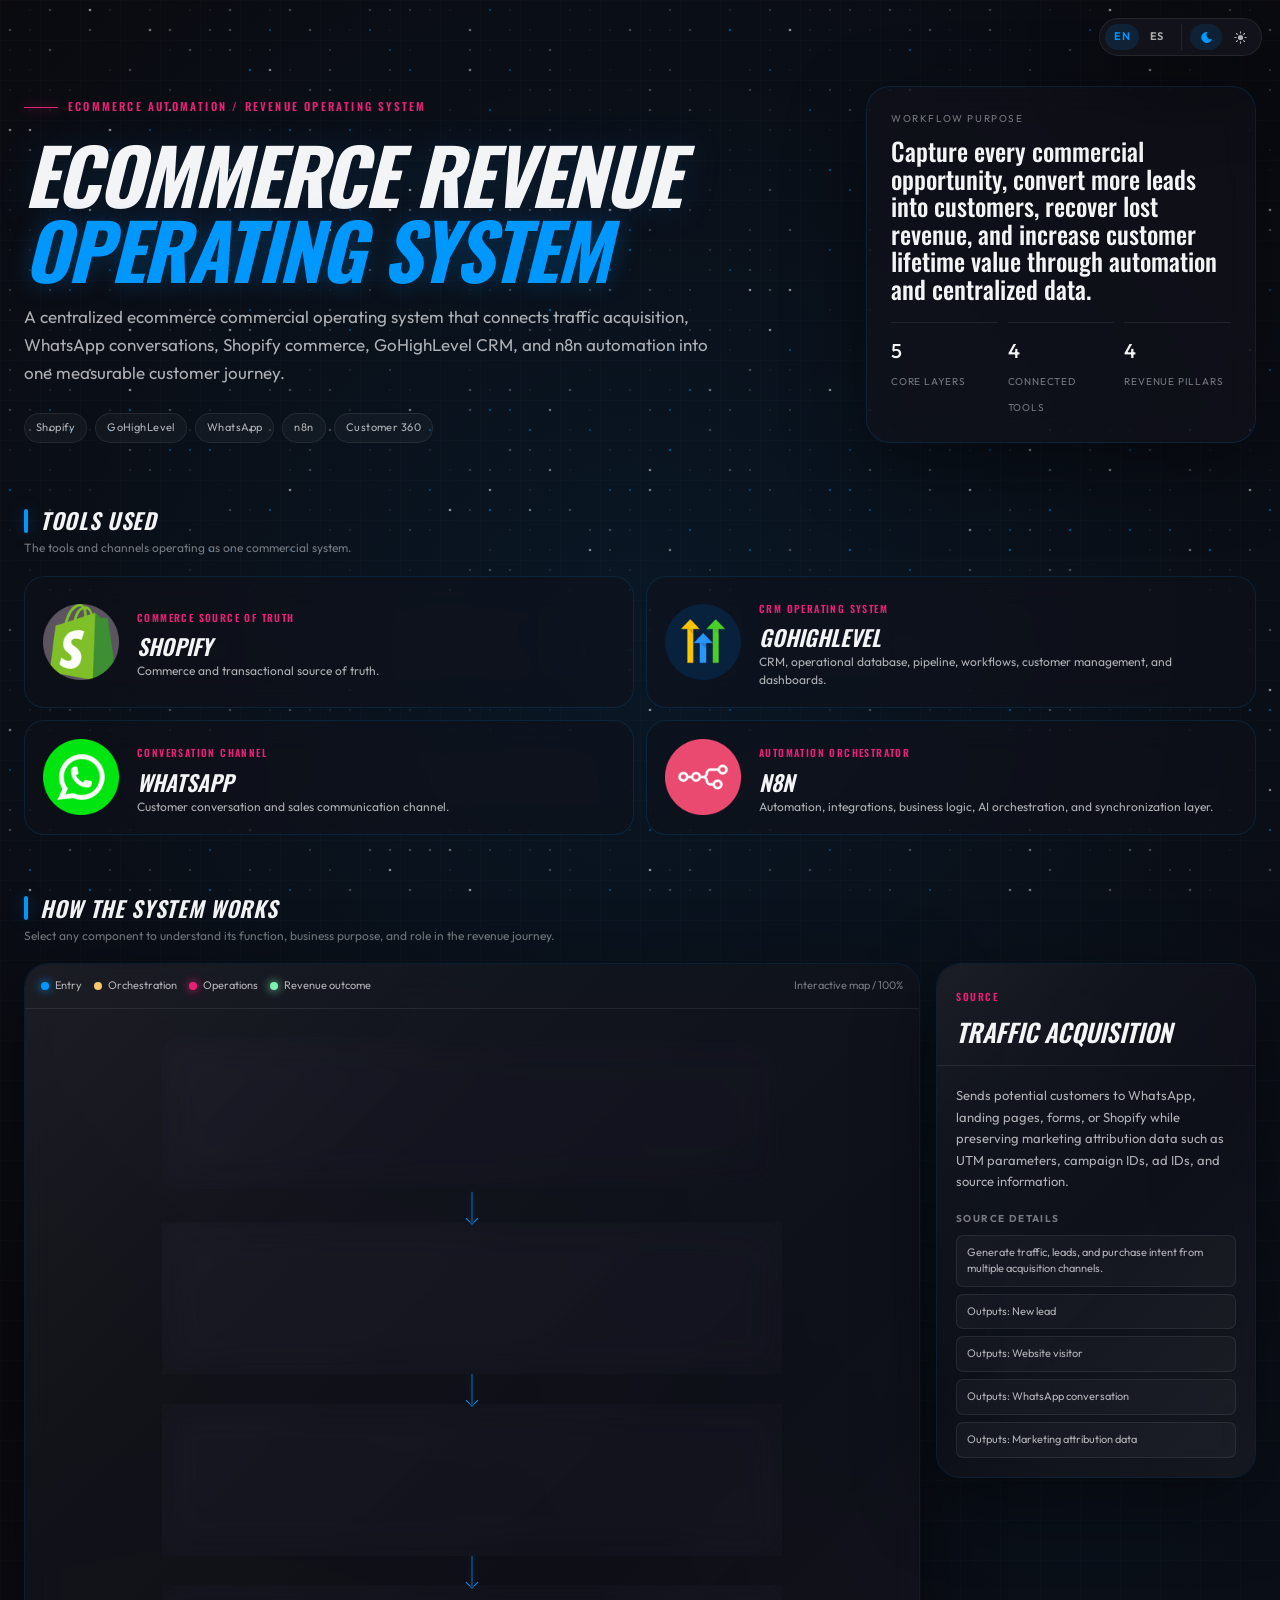
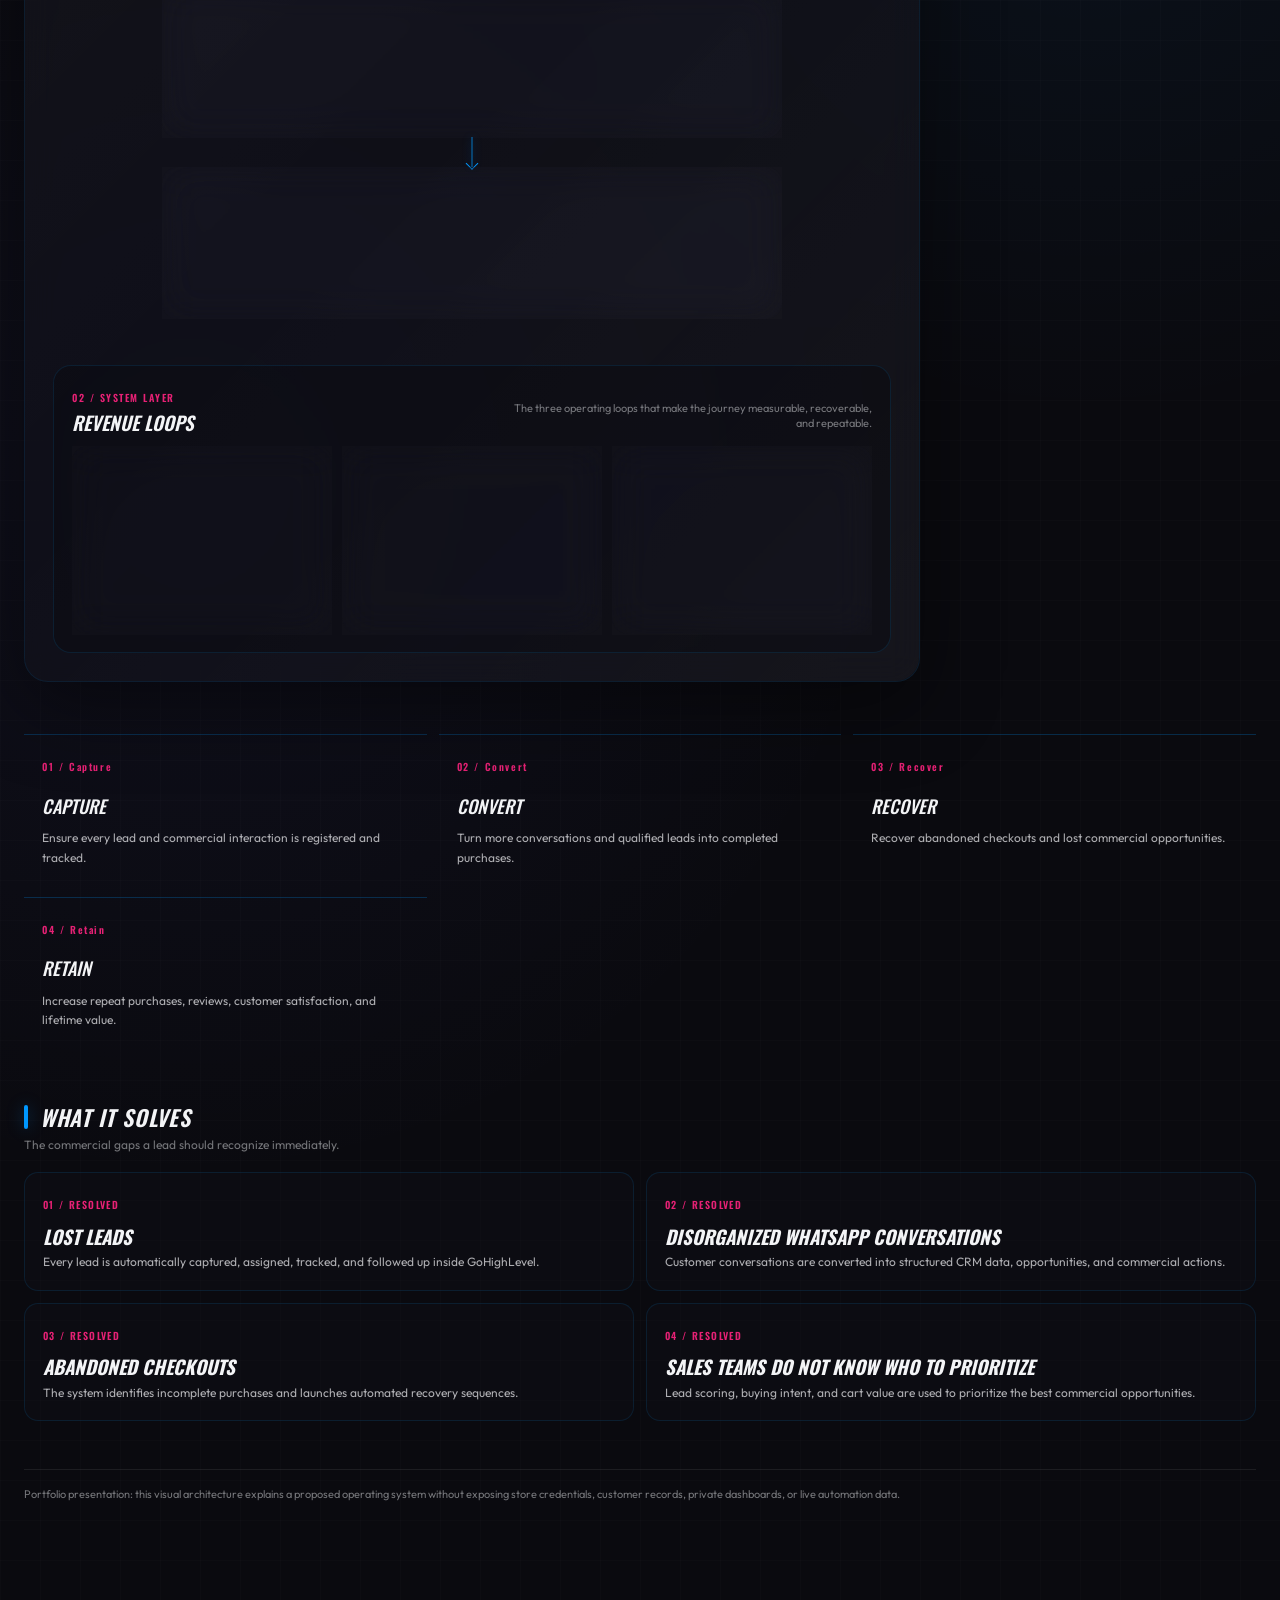
<file: public/assets/images/resultados/ecommerce-revenue-operating-system.html>
<!doctype html>
<html lang="en">
<head>
  <meta charset="utf-8">
  <meta name="viewport" content="width=device-width, initial-scale=1">
  <title>Ecommerce Revenue Operating System</title>
  <link rel="preconnect" href="https://fonts.googleapis.com">
  <link rel="preconnect" href="https://fonts.gstatic.com" crossorigin>
  <link href="https://fonts.googleapis.com/css2?family=Oswald:ital,wght@0,400;0,500;0,600;0,700;1,400;1,500;1,600;1,700&amp;family=Outfit:wght@300;400;500;600;700&amp;family=Inter:wght@300;400;600;700&amp;display=swap" rel="stylesheet">
  <style>
    :root {
      color-scheme: dark;
      --bg: #0a0a0f;
      --bg-deep: #020205;
      --panel: rgba(18, 18, 26, 0.58);
      --panel-solid: #12121a;
      --panel-soft: rgba(18, 18, 26, 0.35);
      --line: rgba(255, 255, 255, 0.08);
      --line-strong: rgba(255, 255, 255, 0.2);
      --text: #f3f4f6;
      --muted: rgba(243, 244, 246, 0.7);
      --dim: rgba(243, 244, 246, 0.46);
      --blue: #0098ff;
      --blue-soft: rgba(0, 152, 255, 0.12);
      --pink: #e72175;
      --pink-soft: rgba(231, 33, 117, 0.12);
      --cyan: var(--blue);
      --cyan-soft: var(--blue-soft);
      --violet: var(--pink);
      --violet-soft: var(--pink-soft);
      --green: #7df0b1;
      --green-soft: rgba(125, 240, 177, 0.12);
      --amber: #f6c76c;
      --amber-soft: rgba(246, 199, 108, 0.13);
      --ease-out: cubic-bezier(.16, 1, .3, 1);
      --shadow: 0 24px 80px rgba(0, 0, 0, 0.45);
    }

    :root[data-theme="light"] {
      color-scheme: light;
      --bg: #eef5fb;
      --bg-deep: #dfeaf4;
      --panel: rgba(255, 255, 255, 0.68);
      --panel-solid: #ffffff;
      --panel-soft: rgba(255, 255, 255, 0.48);
      --line: rgba(8, 35, 58, 0.13);
      --line-strong: rgba(8, 35, 58, 0.31);
      --text: #102033;
      --muted: rgba(16, 32, 51, 0.74);
      --dim: rgba(16, 32, 51, 0.56);
      --blue: #007ed8;
      --blue-soft: rgba(0, 126, 216, 0.13);
      --pink: #d51c67;
      --pink-soft: rgba(213, 28, 103, 0.12);
      --green: #168d54;
      --green-soft: rgba(22, 141, 84, 0.12);
      --amber: #a56800;
      --amber-soft: rgba(165, 104, 0, 0.12);
      --shadow: 0 22px 64px rgba(19, 52, 81, 0.14);
    }

    * { box-sizing: border-box; }
    html { scroll-behavior: smooth; }
    .is-hidden { display: none !important; }
    body {
      margin: 0;
      min-width: 320px;
      color: var(--text);
      background:
        radial-gradient(circle at 50% 20%, rgba(0, 152, 255, 0.09), transparent 35%),
        radial-gradient(circle at 15% 65%, rgba(99, 102, 241, 0.06), transparent 30%),
        radial-gradient(circle at 85% 45%, rgba(0, 152, 255, 0.05), transparent 28%),
        linear-gradient(rgba(255, 255, 255, 0.012) 1px, transparent 1px) 0 0 / 40px 40px,
        linear-gradient(90deg, rgba(255, 255, 255, 0.012) 1px, transparent 1px) 0 0 / 40px 40px,
        var(--bg);
      font-family: 'Outfit', Inter, ui-sans-serif, system-ui, sans-serif;
      line-height: 1.6;
    }

    :root[data-theme="light"] body {
      background:
        radial-gradient(circle at 50% 16%, rgba(0, 152, 255, 0.13), transparent 34%),
        radial-gradient(circle at 90% 35%, rgba(231, 33, 117, 0.07), transparent 30%),
        linear-gradient(rgba(8, 35, 58, 0.035) 1px, transparent 1px) 0 0 / 40px 40px,
        linear-gradient(90deg, rgba(8, 35, 58, 0.035) 1px, transparent 1px) 0 0 / 40px 40px,
        var(--bg);
    }

    button { font: inherit; }
    .matrix-canvas { position: fixed; inset: 0; z-index: 0; width: 100%; height: 100%; pointer-events: none; opacity: 0.82; }
    .shell { position: relative; z-index: 1; width: min(1280px, calc(100% - 48px)); margin: 0 auto; }
    .topbar {
      position: sticky;
      top: 18px;
      z-index: 10;
      display: flex;
      align-items: center;
      justify-content: space-between;
      gap: 18px;
      margin: 18px auto 0;
      padding: 8px 12px 8px 24px;
      border: 1px solid rgba(255, 255, 255, 0.08);
      border-radius: 999px;
      background: rgba(0, 0, 27, 0.3);
      backdrop-filter: blur(28px) saturate(220%);
      -webkit-backdrop-filter: blur(28px) saturate(220%);
      box-shadow: 0 8px 32px rgba(0, 0, 0, 0.5), inset 0 1px 1px rgba(255, 255, 255, 0.16), inset 0 -1px 2px rgba(0, 0, 0, 0.3);
      --px: 50%;
      --py: 50%;
      overflow: hidden;
    }
    .topbar::before {
      content: '';
      position: absolute;
      inset: 0;
      border-radius: inherit;
      background: linear-gradient(135deg, rgba(255, 255, 255, 0.08), rgba(255, 255, 255, 0.02) 20%, transparent 50%, rgba(255, 255, 255, 0.04));
      pointer-events: none;
    }
    .topbar::after {
      content: '';
      position: absolute;
      inset: 0;
      border-radius: inherit;
      padding: 1.5px;
      background: radial-gradient(220px circle at var(--px) var(--py), var(--pink) 0%, var(--blue) 40%, transparent 70%);
      -webkit-mask: linear-gradient(#fff 0 0) content-box, linear-gradient(#fff 0 0);
      -webkit-mask-composite: xor;
      mask-composite: exclude;
      opacity: 0.78;
      pointer-events: none;
    }
    .topbar > * { position: relative; z-index: 1; }
    .topbar:hover { box-shadow: 0 12px 44px rgba(231, 33, 117, 0.12), inset 0 1px 2px rgba(255, 255, 255, 0.25); }
    .topbar:hover::after { opacity: 1; }
    .brand { display: flex; align-items: center; gap: 10px; font-size: 12px; letter-spacing: 0.16em; text-transform: uppercase; }
    .brand-mark { width: 11px; height: 11px; border: 2px solid var(--blue); border-radius: 50%; box-shadow: 0 0 18px rgba(0, 152, 255, 0.75); }
    .topbar-label { color: var(--muted); font-size: 11px; letter-spacing: 0.08em; text-transform: uppercase; }
    .topbar-actions { display: flex; align-items: center; gap: 8px; }
    .mini-button { border: 1px solid transparent; border-radius: 999px; padding: 8px 14px; color: rgba(243, 244, 246, 0.72); background: transparent; cursor: pointer; transition: 180ms ease; }
    .mini-button:hover, .mini-button:focus-visible { color: #fff; border-color: rgba(231, 33, 117, 0.4); background: var(--pink-soft); box-shadow: 0 0 20px rgba(231, 33, 117, 0.18); outline: none; }

    main { padding: 86px 0 90px; }
    .hero { display: grid; grid-template-columns: minmax(0, 1.35fr) minmax(280px, 0.65fr); gap: 32px; align-items: end; padding-bottom: 60px; }
    .eyebrow { display: flex; align-items: center; gap: 10px; color: var(--pink); font-family: 'Oswald', sans-serif; font-size: 11px; font-weight: 600; letter-spacing: 0.2em; text-transform: uppercase; }
    .eyebrow::before { content: ""; width: 34px; height: 1px; background: var(--pink); box-shadow: 0 0 12px var(--pink); }
    h1 { max-width: 880px; margin: 20px 0 18px; font-family: 'Oswald', sans-serif; font-size: clamp(42px, 6vw, 86px); font-style: italic; font-weight: 700; line-height: 0.97; letter-spacing: -0.02em; text-transform: uppercase; color: var(--text); text-shadow: 0 0 40px rgba(0, 152, 255, 0.15); }
    h1 span { display: block; color: var(--text); }
    h1 .title-blue { color: var(--blue); text-shadow: 0 0 24px rgba(0, 152, 255, 0.28); }
    .hero-copy { max-width: 700px; margin: 0; color: var(--muted); font-size: 17px; line-height: 1.65; }
    .hero-meta { display: flex; flex-wrap: wrap; gap: 8px; margin-top: 26px; }
    .tag { display: inline-flex; align-items: center; min-height: 30px; padding: 0 11px; border: 1px solid var(--line); border-radius: 999px; color: var(--muted); background: rgba(255,255,255,0.035); font-size: 11px; letter-spacing: 0.04em; }
    .tools-section { margin: 0 0 56px; }
    .tools-heading { margin-bottom: 14px; }
    .tools-grid { display: grid; grid-template-columns: repeat(2, minmax(0, 1fr)); gap: 12px; }
    .tool-card { position: relative; display: grid; grid-template-columns: 76px 1fr; gap: 18px; align-items: center; overflow: hidden; padding: 18px; border: 1px solid rgba(0, 152, 255, 0.14); border-radius: 20px; background: rgba(18, 18, 26, 0.48); backdrop-filter: blur(16px); -webkit-backdrop-filter: blur(16px); --glow-x: 50%; --glow-y: 50%; transition: transform .35s var(--ease-out), border-color .35s var(--ease-out), box-shadow .35s var(--ease-out); }
    .tool-card::before { content: ''; position: absolute; inset: 0; background: radial-gradient(280px circle at var(--glow-x, 50%) var(--glow-y, 50%), rgba(0, 152, 255, 0.13), transparent 70%); opacity: 0; transition: opacity .35s ease; pointer-events: none; }
    .tool-card > * { position: relative; z-index: 1; }
    .tool-card:hover { transform: translateY(-4px); border-color: rgba(231, 33, 117, 0.36); box-shadow: 0 18px 42px rgba(0, 152, 255, 0.1); }
    .tool-card:hover::before { opacity: 1; }
    .tool-icon { display: flex; align-items: center; justify-content: center; width: 76px; height: 76px; overflow: visible; border: 0; border-radius: 0; background: transparent; box-shadow: none; outline: 0; }
    .tool-icon img { display: block; width: 76px; height: 76px; object-fit: contain; border: 0; border-radius: 0; background: transparent; box-shadow: none; outline: 0; }
    .tool-copy span { color: var(--pink); font-family: 'Oswald', sans-serif; font-size: 10px; font-weight: 600; letter-spacing: 0.14em; text-transform: uppercase; }
    .tool-copy h3 { margin: 6px 0 5px; font-family: 'Oswald', sans-serif; font-size: 22px; font-style: italic; font-weight: 600; line-height: 1; text-transform: uppercase; }
    .tool-copy p { margin: 0; color: var(--muted); font-size: 12px; line-height: 1.5; }
    .hero-aside { position: relative; overflow: hidden; padding: 24px; border: 1px solid rgba(0, 152, 255, 0.14); border-radius: 24px; background: var(--panel); backdrop-filter: blur(16px); -webkit-backdrop-filter: blur(16px); box-shadow: var(--shadow); }
    .hero-aside::before, .hero-aside::after { content: ''; position: absolute; inset: 0; pointer-events: none; opacity: 0; transition: opacity .4s ease; }
    .hero-aside::before { background: radial-gradient(350px circle at var(--glow-x, 50%) var(--glow-y, 50%), rgba(0, 152, 255, 0.14), rgba(99, 102, 241, 0.05) 45%, transparent 70%); }
    .hero-aside::after { padding: 1px; border-radius: inherit; background: radial-gradient(280px circle at var(--glow-x, 50%) var(--glow-y, 50%), rgba(0, 152, 255, 0.45), rgba(231, 33, 117, 0.25) 50%, transparent 75%); -webkit-mask: linear-gradient(#fff 0 0) content-box, linear-gradient(#fff 0 0); -webkit-mask-composite: xor; mask-composite: exclude; }
    .hero-aside:hover::before, .hero-aside:hover::after { opacity: 1; }
    .hero-aside > * { position: relative; z-index: 1; }
    .aside-label { color: var(--dim); font-size: 10px; letter-spacing: 0.16em; text-transform: uppercase; }
    .aside-value { margin: 10px 0 20px; font-family: 'Oswald', sans-serif; font-size: 25px; font-weight: 500; line-height: 1.1; }
    .stat-row { display: grid; grid-template-columns: repeat(3, 1fr); gap: 10px; }
    .stat { padding-top: 12px; border-top: 1px solid var(--line); }
    .stat strong { display: block; font-size: 20px; font-weight: 500; }
    .stat span { color: var(--dim); font-size: 10px; text-transform: uppercase; letter-spacing: 0.08em; }

    .section-heading { display: flex; align-items: end; justify-content: space-between; gap: 20px; margin-bottom: 18px; }
    .section-heading h2 { display: flex; align-items: center; gap: 12px; margin: 0; font-family: 'Oswald', sans-serif; font-size: 22px; font-style: italic; font-weight: 600; letter-spacing: 0.03em; text-transform: uppercase; }
    .section-heading h2::before { content: ''; display: block; width: 4px; height: 24px; border-radius: 99px; background: var(--blue); box-shadow: 0 0 16px rgba(0, 152, 255, 0.35); }
    .section-heading p { margin: 0; color: var(--dim); font-size: 12px; }
    .workspace { display: grid; grid-template-columns: minmax(0, 1.5fr) minmax(320px, 0.5fr); gap: 16px; align-items: start; }
    .canvas, .inspector { position: relative; overflow: hidden; border: 1px solid rgba(0, 152, 255, 0.1); border-radius: 24px; background: var(--panel); backdrop-filter: blur(16px); -webkit-backdrop-filter: blur(16px); --glow-x: 50%; --glow-y: 50%; box-shadow: var(--shadow); }
    .canvas::before, .inspector::before { content: ''; position: absolute; inset: 0; border-radius: inherit; background: radial-gradient(520px circle at var(--glow-x) var(--glow-y), rgba(0, 152, 255, 0.12), rgba(99, 102, 241, 0.04) 42%, transparent 72%); opacity: 0; transition: opacity .4s ease; pointer-events: none; }
    .canvas::after, .inspector::after { content: ''; position: absolute; inset: 0; border-radius: inherit; background: linear-gradient(135deg, rgba(255, 255, 255, 0.06), rgba(255, 255, 255, 0.015) 24%, transparent 52%, rgba(255, 255, 255, 0.03)); pointer-events: none; }
    :root[data-theme="light"] .canvas::after, :root[data-theme="light"] .inspector::after { background: linear-gradient(135deg, rgba(255, 255, 255, 0.82), rgba(255, 255, 255, 0.16) 24%, transparent 52%, rgba(255, 255, 255, 0.38)); }
    :root[data-theme="light"] .node, :root[data-theme="light"] .detail-list li, :root[data-theme="light"] .tag { background: rgba(255, 255, 255, 0.48); }
    :root[data-theme="light"] .system-stage { background: rgba(255, 255, 255, 0.52); }
    :root[data-theme="light"] .problem-card, :root[data-theme="light"] .tool-card { background: rgba(255, 255, 255, 0.58); }
    .canvas:hover::before, .inspector:hover::before { opacity: 1; }
    .canvas > *, .inspector > * { position: relative; z-index: 1; }
    .canvas { min-width: 0; overflow: hidden; }
    .canvas-toolbar { display: flex; justify-content: space-between; align-items: center; gap: 12px; padding: 13px 16px; border-bottom: 1px solid var(--line); color: var(--muted); font-size: 11px; }
    .legend { display: flex; flex-wrap: wrap; gap: 12px; }
    .legend span { display: inline-flex; align-items: center; gap: 6px; }
    .legend i { width: 8px; height: 8px; display: inline-block; border-radius: 50%; }
    .legend .trigger { background: var(--blue); box-shadow: 0 0 10px var(--blue); }
    .legend .decision { background: var(--amber); }
    .legend .action { background: var(--pink); box-shadow: 0 0 10px var(--pink); }
    .legend .result { background: var(--green); box-shadow: 0 0 10px var(--green); }
    .zoom-label { color: var(--dim); }
    .flow-board { overflow: auto; padding: 28px; }
    .flow-inner { min-width: 780px; }
    .flow-row { display: flex; justify-content: center; gap: 20px; }
    .connector { position: relative; width: 2px; height: 28px; margin: 0 auto; background: rgba(0, 152, 255, 0.38); box-shadow: 0 0 10px rgba(0, 152, 255, 0.16); }
    .connector::after { content: ""; position: absolute; bottom: -1px; left: -4px; border: 5px solid transparent; border-top-color: var(--line-strong); transform: translateY(100%); }
    .node {
      position: relative;
      overflow: hidden;
      width: 258px;
      padding: 15px;
      border: 1px solid var(--line);
      border-radius: 16px;
      background: rgba(255, 255, 255, 0.015);
      backdrop-filter: blur(18px) saturate(145%);
      -webkit-backdrop-filter: blur(18px) saturate(145%);
      text-align: left;
      color: var(--text);
      cursor: pointer;
      --glow-x: 50%;
      --glow-y: 50%;
      transition: transform .35s var(--ease-out), border-color .35s var(--ease-out), box-shadow .35s var(--ease-out), background .35s ease;
    }
    .node::before, .node::after { content: ''; position: absolute; inset: 0; border-radius: inherit; opacity: 0; transition: opacity .4s ease; pointer-events: none; }
    .node::before { background: radial-gradient(350px circle at var(--glow-x) var(--glow-y), rgba(0, 152, 255, 0.14), rgba(99, 102, 241, 0.05) 45%, transparent 70%); }
    .node::after { padding: 1px; background: radial-gradient(280px circle at var(--glow-x) var(--glow-y), rgba(0, 152, 255, 0.45), rgba(231, 33, 117, 0.25) 50%, transparent 75%); -webkit-mask: linear-gradient(#fff 0 0) content-box, linear-gradient(#fff 0 0); -webkit-mask-composite: xor; mask-composite: exclude; }
    .node > * { position: relative; z-index: 1; }
    .node:hover, .node:focus-visible, .node.active { border-color: rgba(0, 152, 255, 0.35); background: rgba(0, 152, 255, 0.08); box-shadow: 0 0 0 1px rgba(0, 152, 255, 0.15), 0 20px 50px rgba(0, 152, 255, 0.12); transform: translateY(-4px); outline: none; }
    .node:hover::before, .node:hover::after, .node.active::before, .node.active::after, .node:focus-visible::before, .node:focus-visible::after { opacity: 1; }
    .node.decision:hover, .node.decision:focus-visible, .node.decision.active { border-color: var(--amber); background: linear-gradient(145deg, var(--amber-soft), rgba(255,255,255,0.045)); box-shadow: 0 0 0 1px rgba(246,199,108,0.14), 0 12px 35px rgba(0,0,0,0.25); }
    .node.action:hover, .node.action:focus-visible, .node.action.active { border-color: rgba(231, 33, 117, 0.45); background: rgba(231, 33, 117, 0.08); }
    .node.result:hover, .node.result:focus-visible, .node.result.active { border-color: var(--green); background: linear-gradient(145deg, var(--green-soft), rgba(255,255,255,0.045)); }
    .node-kicker { display: flex; justify-content: space-between; gap: 10px; margin-bottom: 12px; color: var(--dim); font-size: 9px; letter-spacing: 0.13em; text-transform: uppercase; }
    .node-kicker b { color: var(--cyan); font-weight: 600; }
    .node.decision .node-kicker b { color: var(--amber); }
    .node.action .node-kicker b { color: var(--violet); }
    .node.result .node-kicker b { color: var(--green); }
    .node h3 { margin: 0 0 7px; font-size: 15px; line-height: 1.25; font-weight: 520; }
    .node p { min-height: 34px; margin: 0; color: var(--muted); font-size: 11px; line-height: 1.5; }
    .node-foot { display: flex; justify-content: space-between; gap: 8px; margin-top: 14px; padding-top: 10px; border-top: 1px solid var(--line); color: var(--dim); font-size: 10px; }
    .branch-label { width: 100%; margin: 15px 0 10px; color: var(--dim); text-align: center; font-size: 10px; letter-spacing: 0.18em; text-transform: uppercase; }
    .branch-grid { display: grid; grid-template-columns: repeat(2, 1fr); gap: 20px; padding: 0 18px; }
    .branch { position: relative; padding: 18px 12px 14px; border: 1px dashed rgba(0, 152, 255, 0.22); border-radius: 20px; background: rgba(0, 0, 27, 0.12); }
    .branch-title { display: flex; align-items: center; justify-content: space-between; gap: 12px; margin-bottom: 15px; color: var(--muted); font-size: 11px; }
    .branch-title strong { color: var(--text); font-size: 13px; font-weight: 500; }
    .branch-title span { padding: 5px 7px; border-radius: 5px; color: var(--amber); background: var(--amber-soft); font-size: 9px; text-transform: uppercase; letter-spacing: 0.08em; }
    .branch .node { width: 100%; }
    .branch .connector { height: 22px; }
    .action-stack { display: grid; gap: 8px; }
    .action-stack .node { min-height: 0; padding: 12px; }
    .action-stack .node h3 { margin-bottom: 0; font-size: 12px; }
    .action-stack .node p { display: none; }
    .action-stack .node-foot { margin-top: 9px; padding-top: 7px; font-size: 9px; }
    .none-row { display: flex; justify-content: center; margin-top: 20px; padding-top: 20px; border-top: 1px dashed var(--line); }
    .none-row .node { width: 258px; }

    .inspector { position: sticky; top: 92px; min-height: 460px; overflow: hidden; }
    .inspector-head { padding: 19px; border-bottom: 1px solid var(--line); }
    .inspector-head small { color: var(--pink); font-family: 'Oswald', sans-serif; font-size: 10px; font-weight: 600; letter-spacing: 0.15em; text-transform: uppercase; }
    .inspector-head h2 { margin: 9px 0 0; font-family: 'Oswald', sans-serif; font-size: 25px; font-style: italic; line-height: 1.15; font-weight: 600; text-transform: uppercase; }
    .inspector-body { padding: 19px; }
    .inspector-body p { margin: 0 0 18px; color: var(--muted); font-size: 13px; line-height: 1.65; }
    .detail-block { margin-top: 18px; }
    .detail-block h3 { margin: 0 0 8px; color: var(--dim); font-size: 10px; letter-spacing: 0.14em; text-transform: uppercase; }
    .detail-list { display: grid; gap: 7px; margin: 0; padding: 0; list-style: none; }
    .detail-list li { padding: 9px 10px; border: 1px solid var(--line); border-radius: 7px; color: var(--muted); background: rgba(255,255,255,0.03); font-size: 11px; line-height: 1.45; }
    .detail-list code { color: var(--blue); font-family: "SFMono-Regular", Consolas, monospace; font-size: 10px; }
    .empty-state { color: var(--dim); font-size: 13px; line-height: 1.6; }

    .explanation { display: grid; grid-template-columns: repeat(3, 1fr); gap: 12px; margin-top: 52px; }
    .explanation article { padding: 18px; border-top: 1px solid rgba(0, 152, 255, 0.24); }
    .explanation span { color: var(--pink); font-family: 'Oswald', sans-serif; font-size: 10px; font-weight: 600; letter-spacing: 0.16em; }
    .explanation h3 { margin: 13px 0 8px; font-family: 'Oswald', sans-serif; font-size: 18px; font-style: italic; font-weight: 500; text-transform: uppercase; }
    .explanation p { margin: 0; color: var(--muted); font-size: 12px; line-height: 1.6; }
    .system-flow { min-width: 0; }
    .system-main-lane { display: grid; grid-template-columns: minmax(0, 620px); justify-content: center; gap: 0; padding: 4px 6px 30px; }
    .system-main-lane .node { width: 100%; min-height: 0; padding: 20px 22px; }
    .system-main-lane .node p { min-height: 0; }
    .system-link { position: relative; width: 2px; height: 30px; margin: 0 auto; background: rgba(0, 152, 255, 0.38); box-shadow: 0 0 10px rgba(0, 152, 255, 0.22); }
    .system-link::after { content: ''; position: absolute; bottom: -1px; left: 50%; width: 8px; height: 8px; border-right: 1px solid var(--blue); border-bottom: 1px solid var(--blue); transform: translateX(-50%) rotate(45deg); }
    .system-stage { position: relative; overflow: hidden; margin-top: 16px; padding: 18px; border: 1px solid rgba(0, 152, 255, 0.12); border-radius: 18px; background: rgba(10, 10, 15, 0.36); }
    .system-stage::before { content: ''; position: absolute; inset: 0; pointer-events: none; background: radial-gradient(420px circle at var(--glow-x, 50%) var(--glow-y, 50%), rgba(0, 152, 255, 0.1), transparent 70%); opacity: 0; transition: opacity .35s ease; }
    .system-stage:hover::before { opacity: 1; }
    .system-stage > * { position: relative; z-index: 1; }
    .system-stage-head { display: flex; align-items: end; justify-content: space-between; gap: 18px; margin-bottom: 14px; }
    .system-stage-head span { color: var(--pink); font-family: 'Oswald', sans-serif; font-size: 10px; font-weight: 600; letter-spacing: 0.15em; text-transform: uppercase; }
    .system-stage-head strong { display: block; margin-top: 2px; font-family: 'Oswald', sans-serif; font-size: 19px; font-style: italic; font-weight: 600; line-height: 1.1; text-transform: uppercase; }
    .system-stage-head p { max-width: 370px; margin: 0; color: var(--dim); font-size: 11px; line-height: 1.45; text-align: right; }
    .system-stage-grid { display: grid; grid-template-columns: repeat(4, minmax(0, 1fr)); gap: 10px; }
    .system-stage-grid.stage-grid-3 { grid-template-columns: repeat(3, minmax(0, 1fr)); }
    .system-stage-grid .node { width: 100%; min-height: 172px; }
    .system-stage-grid .node h3 { font-size: 14px; }
    .system-stage-grid .node p { min-height: 51px; }
    .system-stage-grid .node-foot { font-size: 9px; }
    .business-problems { margin-top: 52px; }
    .business-problems.is-hidden { display: none; }
    .problem-grid { display: grid; grid-template-columns: repeat(2, minmax(0, 1fr)); gap: 12px; }
    .problem-card { position: relative; overflow: hidden; padding: 18px; border: 1px solid rgba(0, 152, 255, 0.12); border-radius: 14px; background: rgba(18, 18, 26, 0.42); --glow-x: 50%; --glow-y: 50%; transition: transform .35s var(--ease-out), border-color .35s var(--ease-out), box-shadow .35s var(--ease-out); }
    .problem-card::before { content: ''; position: absolute; inset: 0; pointer-events: none; background: radial-gradient(320px circle at var(--glow-x) var(--glow-y), rgba(0, 152, 255, 0.12), transparent 68%); opacity: 0; transition: opacity .35s ease; }
    .problem-card > * { position: relative; z-index: 1; }
    .problem-card:hover { transform: translateY(-3px); border-color: rgba(0, 152, 255, 0.34); box-shadow: 0 18px 40px rgba(0, 0, 0, 0.22); }
    .problem-card:hover::before { opacity: 1; }
    .problem-card span { color: var(--pink); font-family: 'Oswald', sans-serif; font-size: 10px; font-weight: 600; letter-spacing: 0.14em; text-transform: uppercase; }
    .problem-card h3 { margin: 9px 0 7px; font-family: 'Oswald', sans-serif; font-size: 19px; font-style: italic; line-height: 1.08; text-transform: uppercase; }
    .problem-card p { margin: 0; color: var(--muted); font-size: 12px; line-height: 1.55; }
    .tool-icon-label { display: grid; place-items: center; width: 72px; height: 72px; border: 1px solid rgba(0, 152, 255, 0.35); border-radius: 50%; color: var(--blue); background: rgba(0, 152, 255, 0.08); box-shadow: inset 0 0 18px rgba(0, 152, 255, 0.08); font-family: 'Oswald', sans-serif; font-size: 17px; font-style: italic; font-weight: 600; letter-spacing: 0.02em; text-transform: uppercase; }
    .footer-note { margin-top: 48px; padding-top: 16px; border-top: 1px solid var(--line); color: var(--dim); font-size: 11px; line-height: 1.6; }

    @media (max-width: 860px) {
      .flow-board { overflow: visible; }
      .flow-inner { min-width: 0; width: 100%; }
      .flow-row .node, .none-row .node { width: 100%; }
      .branch-grid { grid-template-columns: 1fr; padding: 0 8px; }
      .system-flow { min-width: 0; }
      .system-main-lane { grid-template-columns: 1fr; gap: 0; padding: 4px 6px 12px; }
      .system-main-lane .node { min-height: 0; }
      .system-link { width: 2px; height: 26px; margin: 0 auto; }
      .system-link::after { right: auto; top: auto; bottom: -1px; left: 50%; transform: translateX(-50%) rotate(45deg); }
      .system-stage-grid { grid-template-columns: repeat(2, minmax(0, 1fr)); }
    }

    @media (max-width: 980px) {
      .hero, .workspace { grid-template-columns: 1fr; }
      .hero-aside { max-width: 560px; }
      .inspector { position: static; min-height: 0; }
    }
    @media (max-width: 680px) {
      .shell { width: min(100% - 24px, 1280px); }
      main { padding-top: 42px; }
      h1 { font-size: clamp(39px, 13vw, 62px); }
      .hero-copy { font-size: 15px; }
      .tools-grid { grid-template-columns: 1fr; }
      .section-heading { align-items: start; flex-direction: column; gap: 8px; }
      .canvas-toolbar { align-items: start; flex-direction: column; }
      .flow-board { overflow: visible; padding: 18px 12px; }
      .flow-inner { min-width: 0; width: 100%; }
      .flow-row .node, .none-row .node { width: 100%; }
      .branch-grid { grid-template-columns: 1fr; padding: 0 8px; }
      .explanation { grid-template-columns: 1fr; }
      .system-stage { padding: 14px; }
      .system-stage-head { align-items: start; flex-direction: column; gap: 6px; }
      .system-stage-head p { text-align: left; }
      .system-stage-grid, .system-stage-grid.stage-grid-3, .problem-grid { grid-template-columns: 1fr; }
    }
  
    /* ---------- Modo grafo (GTM Showcase Studio) ---------- */
    /* El tablero hace scroll propio a todos los anchos: la pagina nunca debe
       desplazarse en horizontal. Dos clases para ganarle a la regla del baseline
       que pone overflow: visible por debajo de 860 px. */
    .flow-board.wf-board { overflow: auto; max-height: 76vh; padding: 0; overscroll-behavior: contain; }
    .flow-inner.wf-graph { position: relative; min-width: 0; margin: 0 auto; }
    .wf-stage { position: absolute; top: 0; left: 0; transform-origin: 0 0; }
    .wf-edges { position: absolute; top: 0; left: 0; overflow: visible; pointer-events: none; }
    .wf-edge { fill: none; stroke-width: 1.6; stroke-linecap: round; stroke-linejoin: round; }
    .wf-edge.default { stroke: var(--blue); stroke-opacity: 0.5; }
    .wf-edge.yes { stroke: var(--green); stroke-opacity: 0.85; }
    .wf-edge.no { stroke: var(--pink); stroke-opacity: 0.8; }
    .wf-edge.conditional { stroke: var(--amber); stroke-opacity: 0.85; }
    .wf-arrow.default { fill: var(--blue); fill-opacity: 0.7; }
    .wf-arrow.yes { fill: var(--green); }
    .wf-arrow.no { fill: var(--pink); }
    .wf-arrow.conditional { fill: var(--amber); }
    .wf-edge-label {
      position: absolute;
      z-index: 2;
      display: inline-flex;
      align-items: center;
      justify-content: center;
      gap: 4px;
      padding: 0 9px;
      border-radius: 999px;
      border: 1px solid var(--line);
      background: var(--panel-solid);
      color: var(--muted);
      font-size: 10px;
      font-weight: 600;
      letter-spacing: 0.04em;
      white-space: nowrap;
      pointer-events: none;
    }
    .wf-edge-label svg { flex: 0 0 auto; width: 11px; height: 11px; stroke-width: 2.6; }
    .wf-edge-label.yes { color: var(--green); border-color: var(--green-soft); }
    .wf-edge-label.no { color: var(--pink); border-color: var(--pink-soft); }
    .wf-edge-label.conditional { color: var(--amber); border-color: var(--amber-soft); }

    .wf-node { position: absolute; z-index: 1; display: flex; flex-direction: column; padding: 13px 14px; }
    /* Cabecera de la tarjeta: icono, numero de paso y tipo especifico. */
    .wf-node .node-kicker { justify-content: flex-start; align-items: center; gap: 6px; margin-bottom: 9px; min-width: 0; }
    .wf-node .node-kicker b { white-space: nowrap; }
    .wf-node .node-kicker span:not(.wf-badge) { margin-left: auto; min-width: 0; overflow: hidden; text-overflow: ellipsis; white-space: nowrap; }
    .wf-node h3 { display: -webkit-box; -webkit-line-clamp: 2; -webkit-box-orient: vertical; overflow: hidden; margin-bottom: 5px; font-size: 14px; }
    .wf-node p { flex: 1; min-height: 0; display: -webkit-box; -webkit-line-clamp: 2; -webkit-box-orient: vertical; overflow: hidden; }
    .wf-node .node-foot { margin-top: 8px; padding-top: 8px; }

    /* Iconos. El color sale de la clase de paso, igual que la leyenda:
       disparador azul, decision ambar, accion rosa, resultado verde. */
    .wf-badge {
      flex: 0 0 auto;
      display: inline-flex;
      align-items: center;
      justify-content: center;
      width: 24px;
      height: 24px;
      border-radius: 7px;
      border: 1px solid transparent;
    }
    .wf-badge svg { width: 14px; height: 14px; }
    .wf-node.trigger .wf-badge, .wf-inspector-icon.trigger { color: var(--blue); background: var(--blue-soft); border-color: rgba(0, 152, 255, 0.28); }
    .wf-node.decision .wf-badge, .wf-inspector-icon.decision { color: var(--amber); background: var(--amber-soft); border-color: rgba(246, 199, 108, 0.3); }
    .wf-node.action .wf-badge, .wf-inspector-icon.action { color: var(--pink); background: var(--pink-soft); border-color: rgba(231, 33, 117, 0.28); }
    .wf-node.result .wf-badge, .wf-inspector-icon.result { color: var(--green); background: var(--green-soft); border-color: rgba(125, 240, 177, 0.3); }

    .wf-inspector-icon {
      display: flex;
      align-items: center;
      justify-content: center;
      width: 44px;
      height: 44px;
      margin-bottom: 12px;
      border-radius: 12px;
      border: 1px solid transparent;
    }
    .wf-inspector-icon svg { width: 22px; height: 22px; }

    /* El baseline pinta de fondo solido cualquier `.trigger`, `.decision`...
       dentro de la leyenda (eran sus puntos de color). Sin anular ese fondo, el
       icono queda relleno de su propio color y se ve como un cuadrado. */
    .legend .wf-legend-icon { width: 13px; height: 13px; flex: 0 0 auto; background: transparent; box-shadow: none; border-radius: 0; }
    .legend .wf-legend-icon.trigger { color: var(--blue); }
    .legend .wf-legend-icon.decision { color: var(--amber); }
    .legend .wf-legend-icon.action { color: var(--pink); }
    .legend .wf-legend-icon.result { color: var(--green); }

    .stat .wf-stat-icon { width: 12px; height: 12px; margin-right: 5px; vertical-align: -2px; color: var(--blue); }

    /* Controles del mapa, a la derecha de la barra del diagrama. */
    .canvas-toolbar .wf-toolbar-right { display: flex; align-items: center; gap: 10px; }
    .wf-controls { display: flex; gap: 4px; }
    .wf-controls button {
      display: inline-flex;
      align-items: center;
      justify-content: center;
      width: 26px;
      height: 26px;
      padding: 0;
      border: 1px solid var(--line);
      border-radius: 8px;
      background: var(--panel-soft);
      color: var(--muted);
      cursor: pointer;
      transition: color 0.2s ease, border-color 0.2s ease, background-color 0.2s ease;
    }
    .wf-controls button:hover { color: var(--text); border-color: var(--line-strong); }
    .wf-controls button:focus-visible { outline: 2px solid var(--blue); outline-offset: 2px; }
    .wf-controls svg { width: 13px; height: 13px; }
    .flow-board.wf-board.wf-panning { cursor: grabbing; }
    @media print { .wf-controls { display: none; } }

    :root[data-theme="light"] .wf-edge.default { stroke-opacity: 0.6; }

    /* ---------- Vista de sistema: secciones propias ---------- */
    .wf-section { margin-top: 52px; }
    .wf-card { display: flex; flex-direction: column; gap: 10px; }
    .wf-card > .wf-card-index { color: var(--pink); font-family: 'Oswald', sans-serif; font-size: 10px; font-weight: 600; letter-spacing: 0.14em; }
    .wf-card-head { display: flex; align-items: center; gap: 12px; }
    .wf-card-head h3 { margin: 0; }
    .wf-card-icon {
      flex: 0 0 auto;
      display: inline-flex;
      align-items: center;
      justify-content: center;
      width: 36px;
      height: 36px;
      border-radius: 10px;
      color: var(--blue);
      background: var(--blue-soft);
      border: 1px solid rgba(0, 152, 255, 0.28);
    }
    .wf-card-icon svg { width: 18px; height: 18px; }
    .wf-card-icon.result { color: var(--green); background: var(--green-soft); border-color: rgba(125, 240, 177, 0.3); }
    .wf-grid-areas { grid-template-columns: repeat(3, minmax(0, 1fr)); }
    .wf-grid-groups { grid-template-columns: repeat(4, minmax(0, 1fr)); }
    .wf-grid-paths { grid-template-columns: repeat(2, minmax(0, 1fr)); }
    .wf-chain { display: flex; flex-wrap: wrap; align-items: center; gap: 6px 4px; margin: 2px 0 0; padding: 0; list-style: none; }
    .wf-chain li { display: inline-flex; align-items: center; gap: 4px; }
    .wf-chain-arrow { width: 12px; height: 12px; color: var(--dim); }
    .wf-chip { padding: 4px 9px; border: 1px solid var(--line); border-radius: 999px; background: var(--panel-soft); color: var(--text); font-size: 11px; line-height: 1.3; }
    .wf-wf-list { display: grid; gap: 6px; margin: 0; padding: 0; list-style: none; }
    .wf-wf-list li { display: flex; align-items: baseline; gap: 8px; color: var(--muted); font-size: 12px; line-height: 1.4; }
    .wf-wf-list code { flex: 0 0 auto; padding: 1px 6px; border-radius: 6px; background: var(--blue-soft); color: var(--blue); font-family: ui-monospace, SFMono-Regular, Menlo, Consolas, monospace; font-size: 10.5px; }
    .wf-tool-icon { width: 30px; height: 30px; }
    .wf-summary { display: flex; align-items: center; gap: 16px; margin-top: 52px; padding: 20px 22px; border: 1px solid rgba(125, 240, 177, 0.24); border-radius: 18px; background: var(--panel-soft); }
    .wf-summary p { margin: 0; color: var(--text); font-size: 14px; line-height: 1.6; }
    @media (max-width: 1100px) { .wf-grid-groups { grid-template-columns: repeat(2, minmax(0, 1fr)); } }
    @media (max-width: 860px) {
      .wf-grid-areas, .wf-grid-paths { grid-template-columns: 1fr; }
    }
    @media (max-width: 560px) { .wf-grid-groups { grid-template-columns: 1fr; } }
    /* Los chips son <span> dentro de .problem-card: se anula su estilo de rotulo. */
    .problem-card .wf-chip { color: var(--text); font-family: inherit; font-size: 11px; font-weight: 500; letter-spacing: 0; text-transform: none; }
    .problem-card .wf-wf-list span { color: var(--muted); font-family: inherit; font-size: 12px; font-weight: 400; letter-spacing: 0; text-transform: none; }
    .wf-grid-single { grid-template-columns: 1fr; }
    .wf-wf-text { display: flex; flex-direction: column; gap: 2px; min-width: 0; }
    .problem-card .wf-wf-trigger { display: inline-flex; align-items: center; gap: 4px; color: var(--dim); font-family: inherit; font-size: 10.5px; letter-spacing: 0; text-transform: none; }
    .wf-wf-trigger svg { width: 10px; height: 10px; color: var(--amber); flex: 0 0 auto; }
    .wf-edge.feedback { stroke-dasharray: 6 5; }

  
    .pref-toggles {
      position: fixed;
      top: 18px;
      right: 18px;
      z-index: 60;
      display: flex;
      gap: 8px;
      padding: 5px;
      border-radius: 999px;
      background: var(--panel-solid, rgba(12, 16, 28, 0.9));
      border: 1px solid var(--line, rgba(255, 255, 255, 0.1));
      box-shadow: var(--shadow, 0 8px 28px rgba(0, 0, 0, 0.45));
      backdrop-filter: blur(14px);
      -webkit-backdrop-filter: blur(14px);
    }
    .pref-group { display: flex; gap: 2px; }
    .pref-group + .pref-group {
      padding-left: 8px;
      border-left: 1px solid var(--line, rgba(255, 255, 255, 0.1));
    }
    .pref-group button {
      display: inline-flex;
      align-items: center;
      justify-content: center;
      min-width: 32px;
      height: 26px;
      padding: 0 9px;
      border: 0;
      border-radius: 999px;
      background: transparent;
      color: var(--muted, #94a3b8);
      font: inherit;
      font-size: 11px;
      font-weight: 600;
      letter-spacing: 0.04em;
      cursor: pointer;
      transition: background-color 0.2s ease, color 0.2s ease;
    }
    .pref-group button:hover { color: var(--text, #e6edf7); }
    .pref-group button[aria-pressed="true"] {
      background: var(--blue-soft, rgba(56, 132, 255, 0.16));
      color: var(--blue, #3884ff);
    }
    .pref-group button:focus-visible {
      outline: 2px solid var(--blue, #3884ff);
      outline-offset: 2px;
    }
    @media print { .pref-toggles { display: none; } }
    @media (max-width: 640px) {
      .pref-toggles { top: 10px; right: 10px; padding: 4px; }
      .pref-group button { min-width: 28px; height: 24px; padding: 0 7px; }
    }
  </style>
</head>
<body>

  <div class="pref-toggles" id="prefToggles" role="group" aria-label="Language and theme">
    <div class="pref-group" data-pref="language">
      <button type="button" data-value="en" aria-pressed="true">EN</button>
      <button type="button" data-value="es" aria-pressed="false">ES</button>
    </div>
    <div class="pref-group" data-pref="theme">
      <button type="button" data-value="dark" aria-pressed="true" title="Dark">
        <svg viewBox="0 0 16 16" width="13" height="13" aria-hidden="true"><path fill="currentColor" d="M9.3 1.2a6.8 6.8 0 1 0 5.5 8.9A5.6 5.6 0 0 1 9.3 1.2Z"/></svg>
      </button>
      <button type="button" data-value="light" aria-pressed="false" title="Light">
        <svg viewBox="0 0 16 16" width="13" height="13" aria-hidden="true"><circle cx="8" cy="8" r="3.2" fill="currentColor"/><g stroke="currentColor" stroke-width="1.4" stroke-linecap="round"><path d="M8 1v1.6M8 13.4V15M15 8h-1.6M2.6 8H1M12.9 3.1l-1.1 1.1M4.2 11.8l-1.1 1.1M12.9 12.9l-1.1-1.1M4.2 4.2 3.1 3.1"/></g></svg>
      </button>
    </div>
  </div>
  <canvas id="matrix-canvas" class="matrix-canvas" aria-hidden="true"></canvas>
  <div class="shell">
    <main>
      <section class="hero" aria-labelledby="pageTitle">
        <div>
          <div class="eyebrow" id="workflowEyebrow">Automation case study / attribution system</div>
          <h1 id="pageTitle"><span>Workflow</span><span class="title-blue">presentation</span></h1>
          <p class="hero-copy" id="pageDescription">A visual explanation of how this workflow routes events, evaluates conditions, and executes actions.</p>
          <div class="hero-meta" id="heroMeta"></div>
        </div>
        <aside class="hero-aside" aria-label="Workflow summary">
          <div class="aside-label">Workflow purpose</div>
          <div class="aside-value" id="purposeValue">A structured automation system that connects events, decisions, and actions.</div>
          <div class="stat-row" id="summaryStats">
            <div class="stat"><strong>4</strong><span>Triggers</span></div>
            <div class="stat"><strong>2</strong><span>Paths</span></div>
            <div class="stat"><strong>3</strong><span>Outcomes</span></div>
          </div>
        </aside>
      </section>

      <section class="tools-section" aria-labelledby="toolsTitle">
        <div class="section-heading tools-heading">
          <div>
            <h2 id="toolsTitle">Tools used</h2>
            <p>The platforms that power this attribution workflow.</p>
          </div>
        </div>
        <div class="tools-grid" id="toolsGrid"></div>
      </section>

      <section aria-labelledby="flowTitle">
        <div class="section-heading">
          <div>
            <h2 id="flowTitle">How the workflow works</h2>
            <p id="flowDescription">Select any node to inspect its role, data, and actions.</p>
          </div>
        </div>

        <div class="workspace">
          <div class="canvas">
            <div class="canvas-toolbar">
              <div class="legend" aria-label="Diagram legend">
                <span><i class="trigger"></i>Trigger</span>
                <span><i class="decision"></i>Decision</span>
                <span><i class="action"></i>Action</span>
                <span><i class="result"></i>Outcome</span>
              </div>
              <span class="zoom-label">Interactive map / 100%</span>
            </div>
            <div class="flow-board">
              <div class="flow-inner" id="flowInner"></div>
            </div>
          </div>

          <aside class="inspector" aria-live="polite" aria-label="Selected workflow node">
            <div class="inspector-head">
              <small id="inspectorType">Trigger router</small>
              <h2 id="inspectorTitle">Entry Router</h2>
            </div>
            <div class="inspector-body">
              <p id="inspectorDescription">Select any node to inspect its role, data, and actions.</p>
              <div class="detail-block">
                <h3 id="detailHeading">Entry conditions</h3>
                <ul class="detail-list" id="detailList"></ul>
              </div>
            </div>
          </aside>
        </div>
      </section>

      <section class="explanation" id="principlesGrid" aria-label="Workflow principles"></section>

      <section class="business-problems is-hidden" id="businessProblems" aria-labelledby="problemsTitle">
        <div class="section-heading">
          <div>
            <h2 id="problemsTitle">Business problems solved</h2>
            <p>Each automation turns a commercial blind spot into an owned process.</p>
          </div>
        </div>
        <div class="problem-grid" id="problemsGrid"></div>
      </section>

      <p class="footer-note">Prototype note: this is an educational presentation layer for a portfolio case study. It explains the automation logic without exposing credentials, internal IDs, or live contact data.</p>
    </main>
  </div>

  <script id="presentation-data" type="application/json">{"system":{"name":"Ecommerce Revenue Operating System","description":"A centralized ecommerce commercial operating system that connects traffic acquisition, WhatsApp conversations, Shopify commerce, GoHighLevel CRM, and n8n automation into one measurable customer journey.","primary_goal":"Capture every commercial opportunity, convert more leads into customers, recover lost revenue, and increase customer lifetime value through automation and centralized data.","core_principles":["Shopify manages commerce and transactional data.","GoHighLevel manages customer relationships, commercial processes, operational data, and dashboards.","WhatsApp manages real-time customer conversations.","n8n manages integrations, automation logic, AI workflows, and system synchronization."]},"presentation":{"titleSegments":["Ecommerce Revenue","Operating System"]},"nodes":[{"id":"traffic_acquisition","name":"Traffic Acquisition","type":"source","platforms":["Meta Ads","Google Ads","Organic Traffic","Social Media","Referral Traffic"],"description":"The entry point of the customer journey.","purpose":"Generate traffic, leads, and purchase intent from multiple acquisition channels.","function":"Sends potential customers to WhatsApp, landing pages, forms, or Shopify while preserving marketing attribution data such as UTM parameters, campaign IDs, ad IDs, and source information.","outputs":["New lead","Website visitor","WhatsApp conversation","Marketing attribution data"]},{"id":"whatsapp","name":"WhatsApp","type":"communication_channel","description":"The primary conversational sales and customer support channel.","purpose":"Turn customer conversations into structured commercial opportunities.","function":"Receives questions, buying intent, product inquiries, support requests, and follow-up conversations. Customer interactions are passed to n8n and synchronized with GoHighLevel.","inputs":["Meta Click-to-WhatsApp campaigns","Website visitors","Existing customers","Remarketing traffic"],"outputs":["Customer messages","Purchase intent","Product interest","Support requests","Sales conversations"]},{"id":"n8n","name":"n8n Automation Engine","type":"automation_orchestrator","description":"The central integration and automation layer of the system.","purpose":"Connect all platforms and execute the business logic required to move customers through the commercial journey.","function":"Receives webhooks and events, transforms data, validates customer information, synchronizes platforms, executes AI logic, creates routing rules, triggers automations, and controls actions across GoHighLevel, Shopify, and WhatsApp.","responsibilities":["Webhook processing","API integrations","Data transformation","Platform synchronization","AI classification","Business rule execution","Customer journey routing","Error handling","Automation orchestration"]},{"id":"ai_layer","name":"AI Decision Layer","type":"intelligence","description":"An optional intelligence layer connected through n8n.","purpose":"Understand customer intent and automate decisions that would otherwise require manual interpretation.","function":"Classifies conversations, detects buying intent, identifies products, prioritizes leads, generates contextual responses, and determines when a human salesperson should take over.","examples":["Product inquiry detection","High purchase intent detection","Support request classification","Lead qualification","Human handoff detection","Conversation summarization"]},{"id":"shopify","name":"Shopify","type":"commerce_engine","description":"The ecommerce transactional system and source of truth for commerce.","purpose":"Manage the financial and transactional side of the customer journey.","function":"Stores and manages products, prices, inventory, carts, checkouts, discounts, orders, payments, fulfillment, refunds, and transactional customer data.","data_owned":["Products","Variants","Pricing","Inventory","Carts","Checkouts","Orders","Payments","Fulfillment","Refunds"]},{"id":"gohighlevel","name":"GoHighLevel","type":"crm_operating_system","description":"The central commercial operating system used by sales, marketing, customer service, and management teams.","purpose":"Create a complete Customer 360 view and centralize the company's commercial operation.","function":"Stores contacts, opportunities, customer attributes, operational records, conversations, workflows, tasks, commercial stages, and reporting dashboards.","modules":["CRM","Contacts","Opportunities","Pipelines","Custom Fields","Custom Objects","Workflows","Conversations","Tasks","Dashboards","Reporting"]},{"id":"contact_database","name":"Customer 360 Database","type":"gohighlevel_module","parent":"gohighlevel","description":"The unified customer profile stored inside GoHighLevel.","purpose":"Give the business one complete view of every lead and customer.","function":"Combines identity, acquisition source, product interest, communication history, order information, lifetime value, last interaction, purchase count, and current commercial status.","example_fields":["Full Name","Phone","Email","WhatsApp Number","Shopify Customer ID","Lead Source","UTM Source","UTM Campaign","UTM Content","Product Interest","Customer Status","Lead Score","Last Order Date","Total Orders","Lifetime Value","Last Cart Value","Last Checkout URL"]},{"id":"sales_pipeline","name":"Ecommerce Sales Pipeline","type":"gohighlevel_module","parent":"gohighlevel","description":"The visual commercial journey used to track every active opportunity.","purpose":"Show exactly where each lead is in the buying process and what should happen next.","function":"Moves opportunities automatically or manually through commercial stages based on customer behavior.","stages":["New Lead","Engaged","Qualified","Product Interest","Checkout Sent","Checkout Started","Abandoned Checkout","Payment Pending","Purchased"]},{"id":"custom_objects","name":"Operational Data Objects","type":"gohighlevel_module","parent":"gohighlevel","description":"Structured operational records connected to customers.","purpose":"Prevent excessive use of contact fields and organize ecommerce operational data in a scalable way.","function":"Stores structured records such as carts and orders and associates them with the correct customer.","objects":[{"name":"Cart","purpose":"Track active and abandoned shopping carts.","fields":["Shopify Cart ID","Customer","Products","Cart Value","Cart Status","Checkout URL","Recovery Status","Created At","Last Updated"]},{"name":"Order","purpose":"Track customer orders inside the CRM.","fields":["Shopify Order ID","Order Number","Customer","Products","Order Value","Payment Status","Fulfillment Status","Tracking Information","Order Date"]}]},{"id":"lead_qualification","name":"Lead Qualification","type":"automation_process","description":"A process that determines the commercial value and intent of each lead.","purpose":"Help the sales team focus on the most valuable opportunities first.","function":"Uses conversation behavior, product interest, cart value, checkout activity, engagement, and AI classification to assign intent and priority.","possible_outputs":["Low Intent","Medium Intent","High Intent","Sales Priority","Human Handoff"]},{"id":"product_discovery","name":"Product Discovery","type":"commerce_process","description":"The process used to identify what the customer wants to buy.","purpose":"Connect conversational intent with real Shopify product data.","function":"Queries Shopify for product information, pricing, variants, availability, and inventory, then returns that information to WhatsApp or the sales team.","examples":["Is the blue sofa available?","What is the current price?","Which variants are in stock?","Can this item be delivered?"]},{"id":"checkout_process","name":"Checkout Process","type":"commerce_process","description":"The transition from interest to purchase.","purpose":"Move qualified customers into a real Shopify checkout.","function":"Creates or identifies the customer checkout, stores the checkout information in GoHighLevel, updates the opportunity stage, and sends the checkout link through the appropriate channel.","outputs":["Checkout Sent","Checkout Started","Payment Pending","Purchase"]},{"id":"abandoned_checkout_recovery","name":"Abandoned Checkout Recovery","type":"revenue_recovery_process","description":"An automated revenue recovery workflow for customers who start but do not complete a purchase.","purpose":"Recover revenue that would otherwise be lost.","function":"Detects abandoned checkouts through Shopify events, updates GoHighLevel, triggers WhatsApp and email follow-up, and creates sales tasks for high-value opportunities.","logic_examples":["Send WhatsApp reminder","Send email follow-up","Create salesperson task","Prioritize high-value carts","Stop recovery automatically if the customer purchases"]},{"id":"purchase_event","name":"Purchase Event","type":"transaction_event","description":"The event generated when a customer successfully completes a purchase.","purpose":"Synchronize the transaction across the entire commercial system.","function":"Updates the GoHighLevel opportunity to Purchased, changes the customer status, creates or updates the Order record, stops abandoned checkout workflows, and triggers post-purchase communication.","actions":["Mark opportunity as won","Update customer status","Create order record","Update lifetime value","Stop recovery campaigns","Send purchase confirmation"]},{"id":"fulfillment","name":"Order Fulfillment","type":"post_purchase_process","description":"The operational process between payment and delivery.","purpose":"Keep customers and internal teams informed about the order lifecycle.","function":"Receives Shopify fulfillment events and synchronizes shipping, tracking, and order status with GoHighLevel and WhatsApp.","possible_statuses":["Processing","Ready to Ship","Shipped","In Transit","Delivered"]},{"id":"post_purchase","name":"Post-Purchase Automation","type":"retention_process","description":"The customer journey after the product has been purchased and delivered.","purpose":"Increase customer satisfaction, reviews, retention, and repeat purchases.","function":"Triggers customer service follow-up, NPS requests, review requests, upsell campaigns, cross-sell campaigns, and reactivation sequences.","workflows":["Purchase Confirmation","Shipping Notification","Delivery Confirmation","NPS Request","Review Request","Upsell","Cross-sell","Reactivation"]},{"id":"human_handoff","name":"Human Handoff","type":"sales_support_process","description":"The controlled transition from automation or AI to a human team member.","purpose":"Ensure important, sensitive, or high-value conversations receive human attention.","function":"Stops automated replies, assigns the contact to a salesperson or support representative, creates an internal task, and provides conversation context.","triggers":["Customer requests a human","High-value opportunity","Complaint","Refund request","Complex product question","Negotiation","AI confidence is low"]},{"id":"dashboard","name":"GoHighLevel Management Dashboard","type":"reporting_layer","parent":"gohighlevel","description":"The executive and operational reporting layer of the system.","purpose":"Give management and teams a real-time view of revenue, pipeline, lead performance, recovery, and customer behavior.","function":"Aggregates CRM, opportunity, customer, and operational data into role-specific dashboards.","dashboard_views":[{"name":"Executive Dashboard","metrics":["Revenue","Orders","Average Order Value","New Customers","Returning Customers","Pipeline Value","Recovered Revenue"]},{"name":"Sales Dashboard","metrics":["New Leads","Hot Leads","Checkout Sent","Abandoned Checkouts","High-Value Opportunities","Won Opportunities","Lost Opportunities","Salesperson Revenue"]},{"name":"Marketing Dashboard","metrics":["Leads by Source","Qualified Leads","Revenue by Campaign","Revenue by Ad","Checkout Rate","Purchase Rate","ROAS"]},{"name":"Retention Dashboard","metrics":["Repeat Purchase Rate","Lifetime Value","Inactive Customers","Review Requests","NPS","Upsell Opportunities"]}]},{"id":"revenue_outcomes","name":"Revenue Outcomes","type":"business_outcome","description":"The measurable business result generated by the complete system.","purpose":"Translate automation and technology into commercial impact.","function":"Measures how the system improves lead capture, conversion, revenue recovery, retention, and operational efficiency.","pillars":[{"name":"Capture","description":"Ensure every lead and commercial interaction is registered and tracked."},{"name":"Convert","description":"Turn more conversations and qualified leads into completed purchases."},{"name":"Recover","description":"Recover abandoned checkouts and lost commercial opportunities."},{"name":"Retain","description":"Increase repeat purchases, reviews, customer satisfaction, and lifetime value."}]}],"connections":[{"from":"traffic_acquisition","to":"whatsapp","purpose":"Generate conversations and purchase intent."},{"from":"traffic_acquisition","to":"shopify","purpose":"Send purchase-ready traffic directly to the ecommerce store."},{"from":"whatsapp","to":"n8n","purpose":"Process customer messages and trigger automation logic."},{"from":"n8n","to":"ai_layer","purpose":"Classify intent and automate decision-making."},{"from":"n8n","to":"gohighlevel","purpose":"Create and update contacts, opportunities, operational records, tasks, and customer data."},{"from":"n8n","to":"shopify","purpose":"Read and update ecommerce information through APIs and webhooks."},{"from":"shopify","to":"n8n","purpose":"Send cart, checkout, order, payment, and fulfillment events."},{"from":"gohighlevel","to":"sales_pipeline","purpose":"Track the commercial stage of every active opportunity."},{"from":"gohighlevel","to":"dashboard","purpose":"Provide centralized management and performance visibility."},{"from":"checkout_process","to":"abandoned_checkout_recovery","purpose":"Start recovery when the customer does not complete the purchase."},{"from":"checkout_process","to":"purchase_event","purpose":"Continue the customer journey when payment is completed."},{"from":"purchase_event","to":"fulfillment","purpose":"Move the customer from sales into order delivery."},{"from":"fulfillment","to":"post_purchase","purpose":"Start retention workflows after order delivery."},{"from":"post_purchase","to":"revenue_outcomes","purpose":"Increase customer lifetime value and repeat purchase rate."}],"business_problems_solved":[{"problem":"Lost leads","solution":"Every lead is automatically captured, assigned, tracked, and followed up inside GoHighLevel."},{"problem":"Disorganized WhatsApp conversations","solution":"Customer conversations are converted into structured CRM data, opportunities, and commercial actions."},{"problem":"Abandoned checkouts","solution":"The system identifies incomplete purchases and launches automated recovery sequences."},{"problem":"Sales teams do not know who to prioritize","solution":"Lead scoring, buying intent, and cart value are used to prioritize the best commercial opportunities."},{"problem":"Marketing cannot connect campaigns to real revenue","solution":"Marketing attribution is preserved from the original source through the final Shopify transaction."},{"problem":"Customer information is fragmented across multiple platforms","solution":"GoHighLevel becomes the centralized Customer 360 and commercial operating system."},{"problem":"Too many manual operational tasks","solution":"n8n automates data synchronization, follow-up, status updates, routing, notifications, and repetitive processes."},{"problem":"Poor post-purchase follow-up","solution":"Automated post-purchase, review, upsell, cross-sell, and reactivation workflows increase retention and lifetime value."}],"system_summary":{"shopify":"Commerce and transactional source of truth.","gohighlevel":"CRM, operational database, pipeline, workflows, customer management, and dashboards.","whatsapp":"Customer conversation and sales communication channel.","n8n":"Automation, integrations, business logic, AI orchestration, and synchronization layer.","final_result":"A single commercial operating system that captures, converts, recovers, and retains ecommerce customers."},"i18n":{"es":{"presentation":{"titleSegments":["Sistema operativo","de ingresos ecommerce"]},"system":{"name":"Sistema operativo de ingresos ecommerce","description":"Un sistema operativo comercial ecommerce centralizado que conecta adquisición de tráfico, conversaciones por WhatsApp, comercio en Shopify, CRM en GoHighLevel y automatización con n8n en un recorrido de cliente medible.","primary_goal":"Captar cada oportunidad comercial, convertir más leads en clientes, recuperar ingresos perdidos y aumentar el valor de vida del cliente mediante automatización y datos centralizados."},"system_summary":{"shopify":"Fuente de verdad comercial y transaccional.","gohighlevel":"CRM, base de datos operativa, pipeline, workflows, gestión de clientes y dashboards.","whatsapp":"Canal de conversación con clientes y comunicación comercial.","n8n":"Automatización, integraciones, lógica de negocio, orquestación de IA y capa de sincronización.","final_result":"Un sistema operativo comercial que capta, convierte, recupera y retiene clientes ecommerce."},"nodes":{"traffic_acquisition":{"name":"Adquisición de tráfico","description":"El punto de entrada del recorrido del cliente.","purpose":"Generar tráfico, leads e intención de compra desde múltiples canales de adquisición.","function":"Envía clientes potenciales a WhatsApp, landing pages, formularios o Shopify preservando datos de atribución como parámetros UTM, IDs de campaña, IDs de anuncios y fuente."},"whatsapp":{"name":"WhatsApp","description":"El canal principal de ventas conversacionales y soporte al cliente.","purpose":"Convertir conversaciones de clientes en oportunidades comerciales estructuradas.","function":"Recibe preguntas, intención de compra, consultas de producto, solicitudes de soporte y conversaciones de seguimiento. Las interacciones pasan a n8n y se sincronizan con GoHighLevel."},"n8n":{"name":"Motor de automatización n8n","description":"La capa central de integración y automatización del sistema.","purpose":"Conectar todas las plataformas y ejecutar la lógica de negocio necesaria para mover a los clientes por el recorrido comercial.","function":"Recibe webhooks y eventos, transforma datos, valida información de clientes, sincroniza plataformas, ejecuta lógica de IA, crea reglas de enrutamiento y controla acciones en GoHighLevel, Shopify y WhatsApp."},"gohighlevel":{"name":"GoHighLevel","description":"El sistema operativo comercial central usado por ventas, marketing, servicio al cliente y gestión.","purpose":"Crear una vista Customer 360 completa y centralizar la operación comercial de la empresa.","function":"Almacena contactos, oportunidades, atributos de cliente, registros operativos, conversaciones, workflows, tareas, etapas comerciales y dashboards de reportes."},"revenue_outcomes":{"name":"Resultados de ingresos","description":"El resultado comercial medible generado por el sistema completo.","purpose":"Traducir automatización y tecnología en impacto comercial.","function":"Mide cómo el sistema mejora la captación de leads, conversión, recuperación de ingresos, retención y eficiencia operativa.","pillars":[{"name":"Captar","description":"Asegura que cada lead e interacción comercial quede registrada y trazable."},{"name":"Convertir","description":"Convierte más conversaciones y leads calificados en compras completadas."},{"name":"Recuperar","description":"Recupera checkouts abandonados y oportunidades comerciales perdidas."},{"name":"Retener","description":"Aumenta compras repetidas, reseñas, satisfacción y valor de vida del cliente."}]},"shopify":{"name":"Shopify","description":"El sistema transaccional ecommerce y fuente de verdad comercial.","purpose":"Gestionar la parte financiera y transaccional del recorrido del cliente.","function":"Almacena y gestiona productos, precios, inventario, carritos, checkouts, descuentos, pedidos, pagos, fulfillment, reembolsos y datos transaccionales de clientes."},"abandoned_checkout_recovery":{"name":"Recuperación de checkout abandonado","description":"Un workflow automático de recuperación de ingresos para clientes que inician una compra pero no la completan.","purpose":"Recuperar ingresos que de otro modo se perderían.","function":"Detecta checkouts abandonados mediante eventos de Shopify, actualiza GoHighLevel, activa seguimientos por WhatsApp y email, y crea tareas de ventas para oportunidades de alto valor."},"post_purchase":{"name":"Automatización postcompra","description":"El recorrido del cliente después de que el producto se compra y entrega.","purpose":"Aumentar satisfacción, reseñas, retención y compras repetidas.","function":"Activa seguimiento de servicio al cliente, solicitudes NPS y de reseñas, campañas de upsell, cross-sell y secuencias de reactivación."}},"business_problems_solved":[{"problem":"Leads perdidos","solution":"Cada lead se captura, asigna, rastrea y recibe seguimiento automáticamente dentro de GoHighLevel."},{"problem":"Conversaciones de WhatsApp desorganizadas","solution":"Las conversaciones de clientes se convierten en datos CRM estructurados, oportunidades y acciones comerciales."},{"problem":"Checkouts abandonados","solution":"El sistema identifica compras incompletas e inicia secuencias automáticas de recuperación."},{"problem":"El equipo comercial no sabe a quién priorizar","solution":"El scoring de leads, la intención de compra y el valor del carrito priorizan las mejores oportunidades comerciales."}]}}}</script>
  <script>
    (function () {
      const canvas = document.getElementById('matrix-canvas');
      const context = canvas && canvas.getContext('2d');
      if (!canvas || !context || window.matchMedia('(prefers-reduced-motion: reduce)').matches) return;

      const grid = 20;
      let dots = [];
      let time = 0;
      let animationFrame;

      function hash(x, y) {
        return ((Math.sin(x * 127.1 + y * 311.7) * 43758.5453123) % 1 + 1) % 1;
      }

      function resize() {
        const dpr = window.devicePixelRatio || 1;
        canvas.width = window.innerWidth * dpr;
        canvas.height = window.innerHeight * dpr;
        context.setTransform(dpr, 0, 0, dpr, 0, 0);
        dots = [];
        const columns = Math.ceil(window.innerWidth / grid) + 1;
        const rows = Math.ceil(window.innerHeight / grid) + 1;
        for (let row = 0; row < rows; row += 1) {
          for (let column = 0; column < columns; column += 1) {
            dots.push({
              x: column * grid + grid / 2,
              y: row * grid + grid / 2,
              seed: hash(column, row),
              delay: hash(column + 0.5, row + 0.5)
            });
          }
        }
      }

      function draw() {
        context.clearRect(0, 0, window.innerWidth, window.innerHeight);
        time += 0.016;
        dots.forEach((dot) => {
          const flicker = Math.sin(time * 3.5 + dot.seed * 50) * 0.5 + 0.5;
          const phase = Math.sin(time * 1.5 + dot.delay * 12) * 0.5 + 0.5;
          const blink = Math.sin(time * 1.8 + dot.seed * 100 + dot.delay * 60);
          const blinkOn = blink > (dot.seed > 0.7 ? -0.4 : 0.1) ? 1 : 0;
          const opacity = dot.seed > 0.85 ? (0.35 + flicker * 0.3) * blinkOn : dot.seed > 0.6 ? (0.15 + phase * 0.15) * blinkOn : (0.04 + flicker * 0.06) * blinkOn;
          if (opacity < 0.01) return;
          const color = dot.seed > 0.92 ? '0,152,255' : '255,255,255';
          context.beginPath();
          context.arc(dot.x, dot.y, 1.3, 0, Math.PI * 2);
          context.fillStyle = 'rgba(' + color + ',' + opacity + ')';
          context.fill();
        });
        animationFrame = requestAnimationFrame(draw);
      }

      resize();
      draw();
      window.addEventListener('resize', resize);
      window.addEventListener('beforeunload', () => cancelAnimationFrame(animationFrame));
    }());

    document.addEventListener('pointermove', (event) => {
      document.querySelectorAll('.node, .hero-aside, .tool-card, .canvas, .inspector, .system-stage, .problem-card').forEach((element) => {
        const rect = element.getBoundingClientRect();
        element.style.setProperty('--glow-x', (event.clientX - rect.left) + 'px');
        element.style.setProperty('--glow-y', (event.clientY - rect.top) + 'px');
      });
      const navbar = document.getElementById('cyber-capsule-navbar');
      if (navbar) {
        const rect = navbar.getBoundingClientRect();
        navbar.style.setProperty('--px', (event.clientX - rect.left) + 'px');
        navbar.style.setProperty('--py', (event.clientY - rect.top) + 'px');
      }
    });

    const nodeDetails = {};

    const buttons = document.querySelectorAll('[data-node]');
    const inspectorType = document.getElementById('inspectorType');
    const inspectorTitle = document.getElementById('inspectorTitle');
    const inspectorDescription = document.getElementById('inspectorDescription');
    const detailHeading = document.getElementById('detailHeading');
    const detailList = document.getElementById('detailList');

    function selectNode(id) {
      const detail = nodeDetails[id];
      if (!detail) return;
      buttons.forEach((button) => button.classList.toggle('active', button.dataset.node === id));
      inspectorType.textContent = detail.type;
      inspectorTitle.textContent = detail.title;
      inspectorDescription.textContent = detail.description;
      detailHeading.textContent = detail.heading;
      detailList.innerHTML = detail.items.map((item) => '<li>' + item + '</li>').join('');
    }

    buttons.forEach((button) => button.addEventListener('click', () => selectNode(button.dataset.node)));
    const resetButton = document.getElementById('resetButton');
    if (resetButton) resetButton.addEventListener('click', () => selectNode('entry'));
    selectNode('entry');

    // The visual shell stays stable while each workflow is supplied as data.
    const genericDetails = new Map();
    const genericButtons = [];
    let currentPresentation;
    let currentMode;
    let currentLanguage = 'en';
    let currentTheme = 'dark';

    const interfaceCopy = {
      en: {
        workflowPurpose: 'Workflow purpose', toolsUsed: 'Tools used', workflowTools: 'The platforms that power this attribution workflow.',
        systemTools: 'The tools and channels operating as one commercial system.', howWorkflowWorks: 'How the workflow works', howSystemWorks: 'How the system works',
        workflowMapDescription: 'Select any node to inspect its role, data, and actions.', systemMapDescription: 'Select any component to understand its function, business purpose, and role in the revenue journey.',
        trigger: 'Trigger', decision: 'Decision', action: 'Action', outcome: 'Outcome', entry: 'Entry', orchestration: 'Orchestration', operations: 'Operations', revenueOutcome: 'Revenue outcome',
        interactiveMap: 'Interactive map / 100%', inspect: 'Inspect', clickForDetails: 'Click for details', systemLayer: 'System layer', connectedModule: 'Connected module',
        entryConditions: 'Entry conditions', decisionLogic: 'Decision logic', actionsPerformed: 'Actions performed', workflowResult: 'Workflow result', details: 'details',
        noTriggers: 'No triggers configured', noActions: 'No actions configured', recordUnchanged: 'Record remains unchanged', noExplicitCondition: 'No explicit condition',
        triggerRouter: 'Trigger router', workflowEntry: 'Workflow entry', routeByCondition: 'Route by workflow condition', events: 'events', paths: 'Paths', outcomes: 'Outcomes', triggers: 'Triggers',
        branch: 'branch', branches: 'branches', actions: 'actions', action: 'action', terminalState: 'terminal state', noMatch: 'no match', fallback: 'Else / fallback',
        revenueLoops: 'Revenue loops', revenueLoopsDescription: 'The three operating loops that make the journey measurable, recoverable, and repeatable.',
        coreLayers: 'Core layers', connectedTools: 'Connected tools', revenuePillars: 'Revenue pillars', whatItSolves: 'What it solves', resolved: 'Resolved',
        systemProblemsDescription: 'The commercial gaps a lead should recognize immediately.', workflowFooter: 'Portfolio presentation: this visual architecture explains an automation without exposing credentials, internal IDs, or live contact data.',
        systemFooter: 'Portfolio presentation: this visual architecture explains a proposed operating system without exposing store credentials, customer records, private dashboards, or live automation data.',
        ecommerceEyebrow: 'Ecommerce automation / revenue operating system', workflowEyebrow: 'Automation case study / workflow system',
        genericWorkflowDescription: 'A visual explanation of how this workflow routes events, evaluates conditions, and executes actions.',
        genericWorkflowPurpose: 'A structured automation system that connects events, decisions, and actions.',
        genericSystemDescription: 'A visual map of the commercial journey and its connected operating layers.',
        genericSystemPurpose: 'Capture, convert, recover, and retain customers through one connected commercial system.',
        commerceSource: 'Commerce source of truth', crmSystem: 'CRM operating system', conversationChannel: 'Conversation channel', automationOrchestrator: 'Automation orchestrator',
        workflowTool: 'Workflow tool', involvedTool: 'Tool involved in this workflow.', businessProblemsSolved: 'Business problems solved'
      },
      es: {
        workflowPurpose: 'Propósito del workflow', toolsUsed: 'Herramientas utilizadas', workflowTools: 'Las plataformas que impulsan este workflow de atribución.',
        systemTools: 'Las herramientas y canales que operan como un solo sistema comercial.', howWorkflowWorks: 'Cómo funciona el workflow', howSystemWorks: 'Cómo funciona el sistema',
        workflowMapDescription: 'Selecciona cualquier nodo para revisar su función, datos y acciones.', systemMapDescription: 'Selecciona cualquier componente para entender su función, propósito comercial y papel dentro del recorrido de ingresos.',
        trigger: 'Disparador', decision: 'Decisión', action: 'Acción', outcome: 'Resultado', entry: 'Entrada', orchestration: 'Orquestación', operations: 'Operaciones', revenueOutcome: 'Resultado de ingresos',
        interactiveMap: 'Mapa interactivo / 100%', inspect: 'Ver detalle', clickForDetails: 'Ver detalles', systemLayer: 'Capa del sistema', connectedModule: 'Módulo conectado',
        entryConditions: 'Condiciones de entrada', decisionLogic: 'Lógica de decisión', actionsPerformed: 'Acciones ejecutadas', workflowResult: 'Resultado del workflow', details: 'detalles',
        noTriggers: 'No hay disparadores configurados', noActions: 'No hay acciones configuradas', recordUnchanged: 'El registro no cambia', noExplicitCondition: 'Sin condición explícita',
        triggerRouter: 'Enrutador de disparadores', workflowEntry: 'Entrada del workflow', routeByCondition: 'Enrutar según condición del workflow', events: 'eventos', paths: 'Rutas', outcomes: 'Resultados', triggers: 'Disparadores',
        branch: 'rama', branches: 'ramas', actions: 'acciones', action: 'acción', terminalState: 'estado final', noMatch: 'sin coincidencia', fallback: 'Alternativa / salida',
        revenueLoops: 'Ciclos de ingresos', revenueLoopsDescription: 'Los tres ciclos operativos que hacen el recorrido medible, recuperable y repetible.',
        coreLayers: 'Capas centrales', connectedTools: 'Herramientas conectadas', revenuePillars: 'Pilares de ingresos', whatItSolves: 'Qué resuelve', resolved: 'Resuelto',
        systemProblemsDescription: 'Las brechas comerciales que un lead debe reconocer de inmediato.', workflowFooter: 'Presentación de portafolio: esta arquitectura visual explica una automatización sin exponer credenciales, IDs internos ni datos activos de contactos.',
        systemFooter: 'Presentación de portafolio: esta arquitectura visual explica un sistema operativo propuesto sin exponer credenciales de tienda, registros de clientes, dashboards privados ni datos activos de automatización.',
        ecommerceEyebrow: 'Automatización ecommerce / sistema operativo de ingresos', workflowEyebrow: 'Caso de estudio de automatización / sistema de workflow',
        genericWorkflowDescription: 'Una explicación visual de cómo este workflow enruta eventos, evalúa condiciones y ejecuta acciones.',
        genericWorkflowPurpose: 'Un sistema de automatización estructurado que conecta eventos, decisiones y acciones.',
        genericSystemDescription: 'Un mapa visual del recorrido comercial y sus capas operativas conectadas.',
        genericSystemPurpose: 'Captar, convertir, recuperar y retener clientes mediante un sistema comercial conectado.',
        commerceSource: 'Fuente de verdad comercial', crmSystem: 'Sistema operativo CRM', conversationChannel: 'Canal de conversación', automationOrchestrator: 'Orquestador de automatización',
        workflowTool: 'Herramienta del workflow', involvedTool: 'Herramienta involucrada en este workflow.', businessProblemsSolved: 'Problemas comerciales resueltos'
      }
    };

    const t = (key) => (interfaceCopy[currentLanguage] && interfaceCopy[currentLanguage][key]) || interfaceCopy.en[key] || key;
    const localized = (value, fallback = '') => {
      if (value && typeof value === 'object' && !Array.isArray(value)) {
        if ('en' in value || 'es' in value) return value[currentLanguage] || value.en || value.es || fallback;
      }
      return value === undefined || value === null ? fallback : value;
    };
    const localizedField = (record, field, fallback = '') => localized(record && record[field], fallback);
    const normalizedLanguage = (value) => String(value || '').toLowerCase().startsWith('es') ? 'es' : 'en';
    const normalizedTheme = (value) => String(value || '').toLowerCase() === 'light' ? 'light' : 'dark';
    const pageRoot = document.documentElement;

    function localizedPresentationData(data) {
      const locale = data && (data.i18n || data.translations) && (data.i18n || data.translations)[currentLanguage];
      if (!locale) return data;
      const nodeOverrides = locale.nodes || {};
      return {
        ...data,
        ...locale,
        system: data.system || locale.system ? { ...(data.system || {}), ...(locale.system || {}) } : undefined,
        presentation: data.presentation || locale.presentation ? { ...(data.presentation || {}), ...(locale.presentation || {}) } : undefined,
        system_summary: data.system_summary || locale.system_summary ? { ...(data.system_summary || {}), ...(locale.system_summary || {}) } : undefined,
        nodes: data.nodes ? data.nodes.map((node) => ({ ...node, ...(nodeOverrides[node.id] || {}) })) : data.nodes,
        business_problems_solved: locale.business_problems_solved || data.business_problems_solved
      };
    }

    function renderCurrentPresentation() {
      if (!currentPresentation) return;
      const presentation = localizedPresentationData(currentPresentation);
      if (currentMode === 'system') applySystem(presentation);
      else applyWorkflow(presentation);
    }

    function setPresentationPreferences(preferences = {}) {
      const nextLanguage = preferences.language || preferences.lang || preferences.locale;
      const nextTheme = preferences.theme;
      let requiresRender = false;
      if (nextLanguage) {
        const language = normalizedLanguage(nextLanguage);
        if (language !== currentLanguage) { currentLanguage = language; requiresRender = true; }
      }
      if (nextTheme) currentTheme = normalizedTheme(nextTheme);
      pageRoot.lang = currentLanguage;
      pageRoot.dataset.language = currentLanguage;
      pageRoot.dataset.theme = currentTheme;
      if (requiresRender) renderCurrentPresentation();
    }

    function renderLegend(items) {
      const legend = document.querySelector('.legend');
      legend.replaceChildren();
      items.forEach(([kind, label]) => {
        const item = el('span');
        item.append(el('i', kind), document.createTextNode(label));
        legend.appendChild(item);
      });
    }

    function syncInterfaceCopy() {
      document.getElementById('toolsTitle').textContent = t('toolsUsed');
      document.querySelector('.hero-aside').setAttribute('aria-label', t('workflowPurpose'));
      document.querySelector('.legend').setAttribute('aria-label', currentLanguage === 'es' ? 'Leyenda del diagrama' : 'Diagram legend');
      document.querySelector('.inspector').setAttribute('aria-label', currentLanguage === 'es' ? 'Nodo del workflow seleccionado' : 'Selected workflow node');
      document.querySelector('.zoom-label').textContent = t('interactiveMap');
    }

    window.PaguraiWorkflowPresentation = {
      setPreferences: setPresentationPreferences,
      setLanguage: (language) => setPresentationPreferences({ language }),
      setTheme: (theme) => setPresentationPreferences({ theme }),
      getPreferences: () => ({ language: currentLanguage, theme: currentTheme })
    };

    window.addEventListener('pagurai:preferences', (event) => setPresentationPreferences(event.detail || {}));
    window.addEventListener('pagurai:language-change', (event) => setPresentationPreferences({ language: event.detail && (event.detail.language || event.detail.lang || event.detail) }));
    window.addEventListener('pagurai:theme-change', (event) => setPresentationPreferences({ theme: event.detail && (event.detail.theme || event.detail) }));

    const el = (tag, className, value) => {
      const element = document.createElement(tag);
      if (className) element.className = className;
      if (value !== undefined) element.textContent = String(localized(value));
      return element;
    };

    const asArray = (value) => Array.isArray(value) ? value : value === undefined || value === null ? [] : [value];

    const toolIconLibrary = {
      'shopify': '[data-uri]',
      'gohighlevel': '[data-uri]',
      'go high level': '[data-uri]',
      'ghl': '[data-uri]',
      'whatsapp': '[data-uri]',
      'whatsapp business': '[data-uri]',
      'n8n': '[data-uri]',
      'meta': '[data-uri]',
      'meta ads': '[data-uri]',
      'facebook ads': '[data-uri]',
      'facebook instagram': '[data-uri]'
    };

    const toolDisplayName = (tool) => localizedField(tool, 'name', localizedField(tool, 'header', localizedField(tool, 'title', 'Unnamed tool')));

    function resolveToolIcon(tool) {
      const key = toolDisplayName(tool).toLowerCase().replace(/[^a-z0-9]+/g, ' ').trim();
      return toolIconLibrary[key] || tool.icon || '';
    }

    const conditionText = (condition) => {
      if (typeof condition === 'string') return localized(condition);
      if (!condition || typeof condition !== 'object') return t('noExplicitCondition');
      if (condition.any_of_triggers) return currentLanguage === 'es' ? 'Coincide con ' + condition.any_of_triggers.length + ' disparadores configurados' : 'Matches any of ' + condition.any_of_triggers.length + ' configured triggers';
      if (condition.all) return condition.all.join(' AND ');
      return Object.entries(condition).map(([key, value]) => key + ': ' + JSON.stringify(value)).join(' / ');
    };

    const triggerItems = (workflow) => asArray(workflow.triggers).map((trigger) => {
      const conditions = asArray(trigger.conditions).map((condition) => {
        const value = Array.isArray(condition.value) ? condition.value.join(', ') : condition.value;
        return localized(condition.field) + ' ' + localized(condition.operator) + (value ? ' ' + localized(value) : '');
      });
      return localizedField(trigger, 'name') + ' / ' + localizedField(trigger, 'type') + (conditions.length ? ' / ' + conditions.join(' / ') : '');
    });

    const actionItems = (actions) => asArray(actions).flatMap((action) => {
      const items = [localizedField(action, 'name') + ' / ' + localizedField(action, 'type')];
      if (action.fields) Object.entries(action.fields).forEach(([key, value]) => items.push('FIELD ' + localized(key) + ' = ' + localized(value)));
      if (action.tags) asArray(action.tags).forEach((tag) => items.push('TAG ' + localized(tag)));
      return items;
    });

    function registerNode(id, detail) {
      genericDetails.set(id, detail);
    }

    function makeGenericNode(id, kind, kicker, secondary, title, description, footLeft, footRight, detail) {
      const button = el('button', 'node ' + kind);
      button.type = 'button';
      button.dataset.node = id;
      const kickerRow = el('div', 'node-kicker');
      kickerRow.append(el('b', '', kicker), el('span', '', secondary));
      button.append(kickerRow, el('h3', '', title), el('p', '', description));
      const foot = el('div', 'node-foot');
      foot.append(el('span', '', footLeft), el('span', '', footRight));
      button.append(foot);
      registerNode(id, detail);
      button.addEventListener('click', () => selectGenericNode(id));
      genericButtons.push(button);
      return button;
    }

    function selectGenericNode(id) {
      const detail = genericDetails.get(id);
      if (!detail) return;
      genericButtons.forEach((button) => button.classList.toggle('active', button.dataset.node === id));
      inspectorType.textContent = detail.type;
      inspectorTitle.textContent = detail.title;
      inspectorDescription.textContent = detail.description;
      detailHeading.textContent = detail.heading;
      detailList.replaceChildren(...asArray(detail.items).map((item) => el('li', '', item)));
    }

    function renderActionNode(branch, id, pathName) {
      const actions = asArray(branch.actions);
      const items = actionItems(actions);
      const title = actions.length === 0 ? localizedField(branch, 'name') : actions.length === 1 ? localizedField(actions[0], 'name') : actions.length + ' ' + t('actions');
      return makeGenericNode(
        id,
        'action',
        localizedField(branch, 'name'),
        branch.condition === 'else' ? 'else' : t('outcome').toLowerCase(),
        title,
        conditionText(branch.condition),
        actions.length + ' ' + (actions.length === 1 ? t('action') : t('actions')),
        t('inspect'),
        {
          type: (currentLanguage === 'es' ? 'Grupo de acciones / ' : 'Action group / ') + localized(pathName),
          title: localizedField(branch, 'name'),
          description: actions.length ? (currentLanguage === 'es' ? 'Esta rama ejecuta las siguientes acciones cuando la decisión se cumple.' : 'This branch executes the following actions after the decision evaluates true.') : (currentLanguage === 'es' ? 'Esta rama no tiene acciones configuradas.' : 'This branch has no configured actions.'),
          heading: t('actionsPerformed'),
          items: items.length ? items : [t('noActions')]
        }
      );
    }

    function renderPathBranch(branch, index) {
      const branchElement = el('div', 'branch');
      const triggerCount = branch.condition && branch.condition.any_of_triggers ? branch.condition.any_of_triggers.length : 0;
      const branchTitle = el('div', 'branch-title');
      branchTitle.append(el('strong', '', localizedField(branch, 'name')), el('span', '', triggerCount ? triggerCount + ' ' + t('triggers') : t('branch')));
      branchElement.append(branchTitle);

      if (branch.next && branch.next.type === 'if_else') {
        const decision = branch.next;
        const decisionBranches = asArray(decision.branches);
        const decisionId = 'decision-' + index;
        branchElement.append(makeGenericNode(
          decisionId,
          'decision',
          '02 / ' + t('decision'),
          decisionBranches.length + ' ' + t('outcomes').toLowerCase(),
          localizedField(decision, 'name'),
          decisionBranches.map((item) => conditionText(item.condition)).join(' / '),
          'if / else',
          t('inspect'),
          {
            type: t('decision') + ' / ' + localizedField(branch, 'name'),
            title: localizedField(decision, 'name'),
            description: currentLanguage === 'es' ? 'El workflow evalúa esta condición antes de elegir una de las ramas de acción disponibles.' : 'The workflow evaluates this condition before selecting one of the available action branches.',
            heading: t('decisionLogic'),
            items: decisionBranches.map((item) => localizedField(item, 'name') + ' / ' + conditionText(item.condition))
          }
        ));
        branchElement.append(el('div', 'connector'));
        const actionStack = el('div', 'action-stack');
        decisionBranches.forEach((item, itemIndex) => actionStack.appendChild(renderActionNode(item, 'action-' + index + '-' + itemIndex, branch.name)));
        branchElement.append(actionStack);
      } else {
        branchElement.append(renderActionNode(branch, 'action-' + index, branch.name));
      }
      return branchElement;
    }

    function renderGenericFlow(workflow) {
      const flowInner = document.getElementById('flowInner');
      const root = workflow.flow || {};
      const branches = asArray(root.branches);
      const fallbackBranches = branches.filter((branch) => !branch.next || branch.condition === 'else');
      const routeBranches = branches.filter((branch) => branch.next && branch.condition !== 'else');
      flowInner.replaceChildren();
      genericButtons.length = 0;
      genericDetails.clear();

      const rootRow = el('div', 'flow-row');
      rootRow.appendChild(makeGenericNode(
        'entry',
        'trigger',
        '01 / ' + t('triggerRouter'),
        asArray(workflow.triggers).length + ' ' + t('events'),
        localizedField(root, 'name', t('workflowEntry')),
        currentLanguage === 'es' ? 'Recibe los disparadores configurados y enruta cada evento coincidente a la rama correspondiente.' : 'Receives the configured triggers and routes each matching event into the appropriate branch.',
        localizedField(root, 'type', t('entry')),
        t('inspect'),
        {
          type: t('triggerRouter'),
          title: localizedField(root, 'name', t('workflowEntry')),
          description: currentLanguage === 'es' ? 'El workflow comienza cuando uno de los disparadores configurados genera un evento coincidente.' : 'The workflow starts when one of the configured triggers creates a matching event.',
          heading: t('entryConditions'),
          items: triggerItems(workflow).length ? triggerItems(workflow) : [t('noTriggers')]
        }
      ));
      flowInner.appendChild(rootRow);
      flowInner.appendChild(el('div', 'connector'));
      flowInner.appendChild(el('div', 'branch-label', t('routeByCondition')));

      const branchGrid = el('div', 'branch-grid');
      routeBranches.forEach((branch, index) => branchGrid.appendChild(renderPathBranch(branch, index)));
      flowInner.appendChild(branchGrid);

      if (fallbackBranches.length) {
        const fallback = fallbackBranches[0];
        const noneRow = el('div', 'none-row');
        noneRow.appendChild(makeGenericNode(
          'fallback',
          'result',
          t('fallback'),
          t('noMatch'),
          localizedField(fallback, 'name', 'None'),
          fallback.actions && fallback.actions.length ? (currentLanguage === 'es' ? 'Rama alternativa con acciones configuradas.' : 'Fallback branch with configured actions.') : (currentLanguage === 'es' ? 'No hay una rama coincidente. El registro continúa sin cambios en el workflow.' : 'No matching branch. The record continues without workflow changes.'),
          asArray(fallback.actions).length + ' ' + t('actions'),
          t('terminalState'),
          {
            type: currentLanguage === 'es' ? 'Alternativa / estado final' : 'Fallback / Terminal state',
            title: localizedField(fallback, 'name', 'None'),
            description: currentLanguage === 'es' ? 'Los eventos que no coinciden con una ruta configurada salen del workflow sin cambios adicionales.' : 'Events that do not match a configured route exit the workflow without additional changes.',
            heading: t('workflowResult'),
            items: actionItems(fallback.actions).length ? actionItems(fallback.actions) : [t('noActions'), t('recordUnchanged')]
          }
        ));
        flowInner.appendChild(noneRow);
      }
      selectGenericNode('entry');
    }

    function renderTitle(title, segments) {
      const titleElement = document.getElementById('pageTitle');
      titleElement.replaceChildren();
      const titleParts = segments && segments.length ? segments : (() => {
        const pieces = String(title).split(' - ');
        if (pieces.length > 2) return [pieces.slice(0, -2).join(' - '), pieces.slice(-2).join(' - ')];
        return [String(title), ''];
      })();
      titleParts.forEach((part, index) => {
        if (!part) return;
        titleElement.appendChild(el('span', index === titleParts.length - 1 && titleParts.length > 1 ? 'title-blue' : '', part));
      });
    }

    function renderTools(tools) {
      const section = document.querySelector('.tools-section');
      const grid = document.getElementById('toolsGrid');
      grid.replaceChildren();
      section.classList.toggle('is-hidden', !tools.length);
      tools.forEach((tool) => {
        const name = toolDisplayName(tool);
        const card = el('article', 'tool-card');
        const icon = el('div', 'tool-icon');
        const iconSource = resolveToolIcon(tool);
        if (iconSource) {
          const image = el('img');
          image.src = iconSource;
          image.alt = name + ' icon';
          icon.appendChild(image);
        } else {
          icon.appendChild(el('div', 'tool-icon-label', tool.short || name.slice(0, 2)));
        }
        const copy = el('div', 'tool-copy');
        copy.append(el('span', '', localizedField(tool, 'category', t('workflowTool'))), el('h3', '', name), el('p', '', localizedField(tool, 'description', t('involvedTool'))));
        card.append(icon, copy);
        grid.appendChild(card);
      });
    }

    function renderPrinciples(principles) {
      const grid = document.getElementById('principlesGrid');
      grid.replaceChildren();
      grid.classList.toggle('is-hidden', !principles.length);
      principles.forEach((principle) => {
        const article = el('article');
        article.append(el('span', '', localizedField(principle, 'label', currentLanguage === 'es' ? 'Principio' : 'Principle')), el('h3', '', localizedField(principle, 'title', currentLanguage === 'es' ? 'Principio del workflow' : 'Workflow principle')), el('p', '', localizedField(principle, 'description', '')));
        grid.appendChild(article);
      });
    }

    function applyWorkflow(workflow) {
      document.body.classList.remove('system-view');
      syncInterfaceCopy();
      document.getElementById('businessProblems').classList.add('is-hidden');
      document.getElementById('flowTitle').textContent = t('howWorkflowWorks');
      document.querySelector('.tools-heading p').textContent = t('workflowTools');
      document.querySelector('.flow-inner').className = 'flow-inner';
      const presentation = workflow.presentation || {};
      const title = localizedField(presentation, 'title', localizedField(workflow, 'name', currentLanguage === 'es' ? 'Caso de estudio de workflow' : 'Workflow case study'));
      document.title = title;
      document.getElementById('workflowEyebrow').textContent = localizedField(presentation, 'eyebrow', t('workflowEyebrow'));
      document.getElementById('pageDescription').textContent = localizedField(presentation, 'description', t('genericWorkflowDescription'));
      document.getElementById('purposeValue').textContent = localizedField(presentation, 'purpose', t('genericWorkflowPurpose'));
      renderTitle(title, localizedField(presentation, 'titleSegments', undefined));

      const heroMeta = document.getElementById('heroMeta');
      heroMeta.replaceChildren();
      asArray(presentation.tags || workflow.tags).forEach((tag) => heroMeta.appendChild(el('span', 'tag', tag)));

      const summaryStats = document.getElementById('summaryStats');
      const rootBranches = asArray(workflow.flow && workflow.flow.branches);
      const pathCount = rootBranches.filter((branch) => branch.next && branch.condition !== 'else').length;
      const outcomeCount = rootBranches.length;
      summaryStats.replaceChildren();
      [['' + asArray(workflow.triggers).length, t('triggers')], ['' + pathCount, t('paths')], ['' + outcomeCount, t('outcomes')]].forEach(([value, label]) => {
        const stat = el('div', 'stat');
        stat.append(el('strong', '', value), el('span', '', label));
        summaryStats.appendChild(stat);
      });

      const tools = asArray(presentation.tools || workflow.tools);
      renderTools(tools);
      renderPrinciples(asArray(presentation.principles));
      renderLegend([['trigger', t('trigger')], ['decision', t('decision')], ['action', t('action')], ['result', t('outcome')]]);
      renderGenericFlow(workflow);
      document.querySelector('.footer-note').textContent = t('workflowFooter');
    }

    function systemNodeKind(node) {
      if (!node) return 'action';
      if (node.type === 'source' || node.type === 'communication_channel') return 'trigger';
      if (node.type === 'automation_orchestrator' || node.type === 'intelligence') return 'decision';
      if (node.type === 'business_outcome') return 'result';
      return 'action';
    }

    function displaySystemNodeType(node) {
      const type = localizedField(node, 'type');
      if (currentLanguage !== 'es') return type.replaceAll('_', ' ');
      const labels = {
        source: 'fuente de datos',
        communication_channel: 'canal de comunicación',
        automation_orchestrator: 'orquestador de automatización',
        intelligence: 'capa de inteligencia',
        crm_operating_system: 'sistema operativo CRM',
        commerce_engine: 'motor de comercio',
        business_outcome: 'resultado de negocio',
        retention_process: 'proceso de retención',
        revenue_recovery_process: 'proceso de recuperación de ingresos'
      };
      return labels[type] || type.replaceAll('_', ' ');
    }

    function systemNodeItems(node) {
      const groups = [
        [currentLanguage === 'es' ? 'Entradas' : 'Inputs', node.inputs],
        [currentLanguage === 'es' ? 'Salidas' : 'Outputs', node.outputs],
        [currentLanguage === 'es' ? 'Responsabilidades clave' : 'Key responsibilities', node.responsibilities],
        [currentLanguage === 'es' ? 'Módulos CRM' : 'CRM modules', node.modules],
        [currentLanguage === 'es' ? 'Datos del cliente' : 'Customer data', node.example_fields],
        [currentLanguage === 'es' ? 'Etapas del pipeline' : 'Pipeline stages', node.stages],
        [currentLanguage === 'es' ? 'Registros operativos' : 'Operational records', node.objects],
        [currentLanguage === 'es' ? 'Resultados del sistema' : 'System outputs', node.possible_outputs],
        [currentLanguage === 'es' ? 'Ejemplos' : 'Examples', node.examples],
        [currentLanguage === 'es' ? 'Lógica de automatización' : 'Automation logic', node.logic_examples],
        [currentLanguage === 'es' ? 'Acciones del sistema' : 'System actions', node.actions],
        [currentLanguage === 'es' ? 'Estados' : 'Statuses', node.possible_statuses],
        [currentLanguage === 'es' ? 'Workflows' : 'Workflows', node.workflows],
        [currentLanguage === 'es' ? 'Disparadores de escalamiento' : 'Escalation triggers', node.triggers]
      ];
      return groups.flatMap(([label, values]) => asArray(values).map((value) => {
        const detail = typeof value === 'string' ? localized(value) : localizedField(value, 'name') + (localizedField(value, 'purpose') ? ' / ' + localizedField(value, 'purpose') : '');
        return label + ': ' + detail;
      })).slice(0, 9);
    }

    function systemNodeSummary(node) {
      const summaries = {
        traffic_acquisition: { en: 'Bring qualified traffic and capture every source.', es: 'Atrae tráfico calificado y captura cada fuente.' },
        whatsapp: { en: 'Turn customer conversations into sales opportunities.', es: 'Convierte conversaciones de clientes en oportunidades de venta.' },
        n8n: { en: 'Connect data, rules, and automation across the stack.', es: 'Conecta datos, reglas y automatización en todo el stack.' },
        gohighlevel: { en: 'Give teams one shared Customer 360 and sales process.', es: 'Da a los equipos un Customer 360 y proceso comercial compartido.' },
        revenue_outcomes: { en: 'Measure the commercial impact: capture, convert, recover, retain.', es: 'Mide el impacto comercial: captar, convertir, recuperar y retener.' },
        shopify: { en: 'Keep products, checkout, orders, and payments accurate.', es: 'Mantiene precisos productos, checkout, pedidos y pagos.' },
        abandoned_checkout_recovery: { en: 'Recover revenue when a customer leaves before paying.', es: 'Recupera ingresos cuando un cliente se va antes de pagar.' },
        post_purchase: { en: 'Build retention, reviews, and repeat purchases after delivery.', es: 'Impulsa retención, reseñas y compras repetidas después de la entrega.' }
      };
      return localized(summaries[node.id]) || String(localizedField(node, 'description', '')).split('.')[0] || (currentLanguage === 'es' ? 'Componente del sistema comercial conectado.' : 'Connected commercial system component.');
    }

    function findSystemNode(nodes, id) {
      return nodes.find((node) => node.id === id);
    }

    function resolveSystemLayout(data, nodes) {
      const presentation = data.presentation || {};
      const defaultMainIds = ['traffic_acquisition', 'whatsapp', 'n8n', 'gohighlevel', 'revenue_outcomes'];
      const defaultLoopIds = ['shopify', 'abandoned_checkout_recovery', 'post_purchase'];
      const requestedMainIds = asArray(presentation.overview_nodes).length ? presentation.overview_nodes : defaultMainIds;
      let mainNodes = requestedMainIds.map((id) => findSystemNode(nodes, id)).filter(Boolean);
      if (!mainNodes.length) mainNodes = nodes.filter((node) => !node.parent).slice(0, 5);
      mainNodes = mainNodes.slice(0, 5);

      const requestedLoopIds = asArray(presentation.revenue_loop_nodes).length ? presentation.revenue_loop_nodes : defaultLoopIds;
      let revenueLoopNodes = requestedLoopIds.map((id) => findSystemNode(nodes, id)).filter(Boolean);
      if (!revenueLoopNodes.length) {
        revenueLoopNodes = nodes.filter((node) => !mainNodes.includes(node) && !node.parent && node.type !== 'business_outcome').slice(0, 3);
      }
      revenueLoopNodes = revenueLoopNodes.slice(0, 3);
      return { mainNodes, revenueLoopNodes };
    }

    function makeSystemNode(node, number) {
      const id = 'system-' + node.id;
      const items = systemNodeItems(node);
      const button = makeGenericNode(
        id,
        systemNodeKind(node),
        String(number).padStart(2, '0') + ' / ' + displaySystemNodeType(node),
        node.parent ? t('connectedModule') : t('systemLayer'),
        localizedField(node, 'name'),
        systemNodeSummary(node),
        t('clickForDetails'),
        t('inspect'),
        {
          type: displaySystemNodeType(node),
          title: localizedField(node, 'name'),
          description: localizedField(node, 'function', localizedField(node, 'description')),
          heading: displaySystemNodeType(node) + ' ' + t('details'),
          items: [localizedField(node, 'purpose', currentLanguage === 'es' ? 'No se proporcionó un propósito explícito.' : 'No explicit purpose provided')].concat(items)
        }
      );
      button.classList.add('system-node');
      return button;
    }

    function renderSystemStage(nodes, ids, index, title, description) {
      const stage = el('section', 'system-stage');
      const head = el('div', 'system-stage-head');
      const titleGroup = el('div');
      titleGroup.append(el('span', '', String(index).padStart(2, '0') + ' / ' + t('systemLayer')), el('strong', '', title));
      head.append(titleGroup, el('p', '', description));
      const grid = el('div', 'system-stage-grid');
      const stageNodes = ids.map((id) => findSystemNode(nodes, id)).filter(Boolean);
      if (stageNodes.length === 3) grid.classList.add('stage-grid-3');
      stageNodes.forEach((node, nodeIndex) => grid.appendChild(makeSystemNode(node, index * 10 + nodeIndex + 1)));
      stage.append(head, grid);
      return stage;
    }

    function renderSystemArchitecture(data) {
      const nodes = asArray(data.nodes);
      const layout = resolveSystemLayout(data, nodes);
      const flowInner = document.getElementById('flowInner');
      flowInner.className = 'flow-inner system-flow';
      flowInner.replaceChildren();
      genericButtons.length = 0;
      genericDetails.clear();

      const mainLane = el('div', 'system-main-lane');
      layout.mainNodes.forEach((node, index) => {
        mainLane.appendChild(makeSystemNode(node, index + 1));
        if (index < layout.mainNodes.length - 1) {
          const link = el('div', 'system-link');
          link.setAttribute('aria-hidden', 'true');
          mainLane.appendChild(link);
        }
      });
      flowInner.appendChild(mainLane);
      flowInner.appendChild(renderSystemStage(
        nodes,
        layout.revenueLoopNodes.map((node) => node.id),
        2,
        t('revenueLoops'),
        t('revenueLoopsDescription')
      ));
      selectGenericNode('system-traffic_acquisition');
    }

    function renderBusinessProblems(problems) {
      const section = document.getElementById('businessProblems');
      const grid = document.getElementById('problemsGrid');
      grid.replaceChildren();
      problems.forEach((entry, index) => {
        const article = el('article', 'problem-card');
        article.append(el('span', '', String(index + 1).padStart(2, '0') + ' / ' + t('resolved')), el('h3', '', localizedField(entry, 'problem')), el('p', '', localizedField(entry, 'solution')));
        grid.appendChild(article);
      });
      section.classList.toggle('is-hidden', !problems.length);
    }

    function applySystem(data) {
      const system = data.system || {};
      const nodes = asArray(data.nodes);
      const outcomeNode = findSystemNode(nodes, 'revenue_outcomes');
      const layout = resolveSystemLayout(data, nodes);
      document.body.classList.add('system-view');
      syncInterfaceCopy();
      const systemName = localizedField(system, 'name', currentLanguage === 'es' ? 'Sistema operativo de ingresos ecommerce' : 'Ecommerce revenue operating system');
      document.title = systemName;
      document.getElementById('workflowEyebrow').textContent = t('ecommerceEyebrow');
      document.getElementById('pageDescription').textContent = localizedField(system, 'description', t('genericSystemDescription'));
      document.getElementById('purposeValue').textContent = localizedField(system, 'primary_goal', t('genericSystemPurpose'));
      renderTitle(systemName, localizedField(data.presentation || {}, 'titleSegments', []));
      document.getElementById('heroMeta').replaceChildren(...['Shopify', 'GoHighLevel', 'WhatsApp', 'n8n', 'Customer 360'].map((tag) => el('span', 'tag', tag)));

      const summaryStats = document.getElementById('summaryStats');
      summaryStats.replaceChildren();
      [[String(layout.mainNodes.length), t('coreLayers')], ['4', t('connectedTools')], [String(asArray(outcomeNode && outcomeNode.pillars).length), t('revenuePillars')]].forEach(([value, label]) => {
        const stat = el('div', 'stat');
        stat.append(el('strong', '', value), el('span', '', label));
        summaryStats.appendChild(stat);
      });

      document.querySelector('.tools-heading p').textContent = t('systemTools');
      renderTools([
        { name: 'Shopify', category: t('commerceSource'), description: data.system_summary && data.system_summary.shopify },
        { name: 'GoHighLevel', category: t('crmSystem'), description: data.system_summary && data.system_summary.gohighlevel },
        { name: 'WhatsApp', category: t('conversationChannel'), description: data.system_summary && data.system_summary.whatsapp },
        { name: 'n8n', category: t('automationOrchestrator'), description: data.system_summary && data.system_summary.n8n }
      ]);
      document.getElementById('flowTitle').textContent = t('howSystemWorks');
      document.getElementById('flowDescription').textContent = t('systemMapDescription');
      renderLegend([['trigger', t('entry')], ['decision', t('orchestration')], ['action', t('operations')], ['result', t('revenueOutcome')]]);
      renderSystemArchitecture(data);
      renderPrinciples(asArray(outcomeNode && outcomeNode.pillars).map((pillar, index) => ({ label: String(index + 1).padStart(2, '0') + ' / ' + localizedField(pillar, 'name'), title: localizedField(pillar, 'name'), description: localizedField(pillar, 'description') })));
      document.getElementById('problemsTitle').textContent = t('whatItSolves');
      document.querySelector('#businessProblems .section-heading p').textContent = t('systemProblemsDescription');
      renderBusinessProblems(asArray(data.business_problems_solved).slice(0, 4));
      document.querySelector('.footer-note').textContent = t('systemFooter');
    }

    async function loadWorkflow() {
      const parameters = new URLSearchParams(window.location.search);
      setPresentationPreferences({
        language: parameters.get('lang') || parameters.get('language') || parameters.get('locale') || pageRoot.dataset.language || pageRoot.lang,
        theme: parameters.get('theme') || pageRoot.dataset.theme
      });
      try {
        const data = JSON.parse(document.getElementById('presentation-data').textContent);
        currentPresentation = data;
        currentMode = data.system ? 'system' : 'workflow';
        renderCurrentPresentation();
      } catch (error) {
        console.error('Unable to load presentation data:', error);
      }
    }

        // ---------------------------------------------------------------------
    // Modo grafo (GTM Showcase Studio).
    //
    // Se inyecta dentro del script del renderer base, antes de loadWorkflow(),
    // asi que usa directamente sus utilidades: el, t, localized,
    // makeGenericNode, selectGenericNode, renderLegend. Las tarjetas y el
    // inspector son los mismos del baseline; lo nuevo es que las posiciones
    // vienen calculadas desde el build, que cada paso lleva su icono y que el
    // mapa se puede recorrer y acercar.
    //
    // Iconos: Lucide (licencia ISC), incrustados en build time.
    // ---------------------------------------------------------------------
    const WF_UI = {
      en: { steps: 'Steps', decisions: 'Decisions', detail: 'detail', details: 'details', whatItDoes: 'What it does', noDetails: 'No additional configuration', zoomOut: 'Zoom out', zoomIn: 'Zoom in', fit: 'Fit to view' },
      es: { steps: 'Pasos', decisions: 'Decisiones', detail: 'detalle', details: 'detalles', whatItDoes: 'Qué hace', noDetails: 'Sin configuración adicional', zoomOut: 'Alejar', zoomIn: 'Acercar', fit: 'Ajustar a la vista' }
    };
    const wfT = (key) => (WF_UI[currentLanguage] || WF_UI.en)[key] || WF_UI.en[key] || key;
    const WF_SVG = 'http://www.w3.org/2000/svg';
    const WF_EDGE_KINDS = ['default', 'yes', 'no', 'conditional'];

    // Iconos del grafo actual: trazos SVG por nombre, y el icono de cada nodo.
    let wfIcons = null;
    let wfNodeIcons = null;

    /**
     * Crea un icono a partir de sus trazos. El contenido sale de lucide-static
     * en build time, nunca de los datos del workflow, por eso se puede
     * insertar como marcado.
     */
    function wfIcon(name, className) {
      const markup = wfIcons && name ? wfIcons[name] : null;
      if (!markup) return null;
      const svg = document.createElementNS(WF_SVG, 'svg');
      svg.setAttribute('viewBox', '0 0 24 24');
      svg.setAttribute('fill', 'none');
      svg.setAttribute('stroke', 'currentColor');
      svg.setAttribute('stroke-width', '2');
      svg.setAttribute('stroke-linecap', 'round');
      svg.setAttribute('stroke-linejoin', 'round');
      svg.setAttribute('aria-hidden', 'true');
      svg.setAttribute('focusable', 'false');
      if (className) svg.setAttribute('class', className);
      svg.innerHTML = markup;
      return svg;
    }

    function wfRoundedPath(points, radius) {
      if (!points || points.length < 2) return '';
      let d = 'M' + points[0][0] + ' ' + points[0][1];
      for (let i = 1; i < points.length - 1; i++) {
        const [px, py] = points[i - 1];
        const [cx, cy] = points[i];
        const [nx, ny] = points[i + 1];
        const d1 = Math.hypot(cx - px, cy - py);
        const d2 = Math.hypot(nx - cx, ny - cy);
        if (!d1 || !d2) { d += ' L' + cx + ' ' + cy; continue; }
        const r = Math.min(radius, d1 / 2, d2 / 2);
        const ax = cx - (cx - px) / d1 * r;
        const ay = cy - (cy - py) / d1 * r;
        const bx = cx + (nx - cx) / d2 * r;
        const by = cy + (ny - cy) / d2 * r;
        d += ' L' + ax + ' ' + ay + ' Q' + cx + ' ' + cy + ' ' + bx + ' ' + by;
      }
      const last = points[points.length - 1];
      return d + ' L' + last[0] + ' ' + last[1];
    }

    function wfSvg(tag, attrs) {
      const node = document.createElementNS(WF_SVG, tag);
      Object.entries(attrs || {}).forEach(([key, value]) => node.setAttribute(key, value));
      return node;
    }

    function wfEdgeLayer(graph) {
      const svg = wfSvg('svg', {
        class: 'wf-edges',
        width: graph.width,
        height: graph.height,
        viewBox: '0 0 ' + graph.width + ' ' + graph.height,
        'aria-hidden': 'true'
      });
      const defs = wfSvg('defs');
      WF_EDGE_KINDS.forEach((kind) => {
        const marker = wfSvg('marker', {
          id: 'wf-arrow-' + kind, viewBox: '0 0 10 10', refX: '8.5', refY: '5',
          markerWidth: '7', markerHeight: '7', orient: 'auto-start-reverse'
        });
        marker.appendChild(wfSvg('path', { d: 'M0 0 L10 5 L0 10 z', class: 'wf-arrow ' + kind }));
        defs.appendChild(marker);
      });
      svg.appendChild(defs);

      graph.edges.forEach((edge) => {
        if (!edge.points || edge.points.length < 2) return;
        const kind = WF_EDGE_KINDS.includes(edge.kind) ? edge.kind : 'default';
        svg.appendChild(wfSvg('path', {
          d: wfRoundedPath(edge.points, 10),
          class: 'wf-edge ' + kind + (edge.feedback ? ' feedback' : ''),
          'marker-end': 'url(#wf-arrow-' + kind + ')'
        }));
      });
      return svg;
    }

    // ---------------------------------------------------------------- zoom

    const WF_MIN_SCALE = 0.4;   // limite al alejar
    const WF_MAX_SCALE = 1.6;   // limite al acercar
    const WF_FIT_FLOOR = 0.5;   // la vista inicial no encoge mas que esto
    let wfScale = 1;
    let wfUserZoomed = false;
    let wfView = null;          // { board, sizer, stage, graph }
    let wfResizeObserver = null;

    /** Escala con la que el diagrama entra completo a lo ancho del tablero. */
    function wfFitScale(board, graph) {
      return Math.max(WF_FIT_FLOOR, Math.min(1, board.clientWidth / graph.width));
    }

    /**
     * Aplica una escala manteniendo quieto el punto de interes: sin esto, al
     * acercar se pierde de vista la parte que se estaba mirando.
     * `focus` va en coordenadas del tablero; si falta, se usa su centro.
     */
    function wfApplyScale(scale, focus) {
      if (!wfView) return;
      const { board } = wfView;
      const fx = focus ? focus.x : board.clientWidth / 2;
      const fy = focus ? focus.y : board.clientHeight / 2;
      const graphX = (board.scrollLeft + fx) / wfScale;
      const graphY = (board.scrollTop + fy) / wfScale;
      const next = wfSetScale(scale);
      board.scrollLeft = graphX * next - fx;
      board.scrollTop = graphY * next - fy;
    }

    /** Fija la escala sin mover la vista. Se usa al dibujar el diagrama. */
    function wfSetScale(scale) {
      if (!wfView) return wfScale;
      const { sizer, stage, graph } = wfView;
      const next = Math.max(WF_MIN_SCALE, Math.min(WF_MAX_SCALE, scale));
      wfScale = next;
      stage.style.transform = 'scale(' + next + ')';
      sizer.style.width = Math.round(graph.width * next) + 'px';
      sizer.style.height = Math.round(graph.height * next) + 'px';
      const zoomLabel = document.querySelector('.zoom-label');
      if (zoomLabel) zoomLabel.textContent = t('interactiveMap').split('/')[0].trim() + ' / ' + Math.round(next * 100) + '%';
      return next;
    }

    function wfZoomBy(factor) {
      wfUserZoomed = true;
      wfApplyScale(wfScale * factor);
    }

    function wfFitToView() {
      if (!wfView) return;
      wfUserZoomed = false;
      wfApplyScale(wfFitScale(wfView.board, wfView.graph));
      wfView.board.scrollTo({ left: 0, top: 0 });
    }

    /** Botones del mapa, junto al porcentaje de la barra del diagrama. */
    function wfBuildControls(ui) {
      const toolbar = document.querySelector('.canvas-toolbar');
      if (!toolbar) return;

      let right = toolbar.querySelector('.wf-toolbar-right');
      if (!right) {
        right = el('div', 'wf-toolbar-right');
        toolbar.appendChild(right);
        const label = toolbar.querySelector('.zoom-label');
        if (label) right.appendChild(label);
      }
      const existing = right.querySelector('.wf-controls');
      if (existing) existing.remove();

      const controls = el('div', 'wf-controls');
      const add = (iconName, label, onClick) => {
        const button = el('button');
        button.type = 'button';
        button.title = label;
        button.setAttribute('aria-label', label);
        const icon = wfIcon(iconName);
        if (icon) button.append(icon);
        else button.textContent = label.slice(0, 1);
        button.addEventListener('click', onClick);
        controls.appendChild(button);
      };

      const names = ui.controls || {};
      add(names.out, wfT('zoomOut'), () => wfZoomBy(1 / 1.25));
      add(names.in, wfT('zoomIn'), () => wfZoomBy(1.25));
      add(names.fit, wfT('fit'), wfFitToView);
      right.appendChild(controls);
    }

    /**
     * Arrastrar para recorrer el mapa y Ctrl/Cmd + rueda para acercar.
     * Solo con mouse: en pantallas tactiles el desplazamiento nativo del
     * tablero ya funciona, y secuestrarlo empeoraria la experiencia.
     * La rueda sola tampoco se toca, para no atrapar el scroll de la pagina.
     */
    function wfWireBoard(board) {
      if (board.dataset.wfWired === 'on') return;
      board.dataset.wfWired = 'on';

      let panning = false;
      let pointerId = null;
      let startX = 0;
      let startY = 0;
      let startLeft = 0;
      let startTop = 0;

      board.addEventListener('pointerdown', (event) => {
        if (event.pointerType !== 'mouse' || event.button !== 0) return;
        if (event.target.closest('.node')) return;
        panning = true;
        pointerId = event.pointerId;
        startX = event.clientX;
        startY = event.clientY;
        startLeft = board.scrollLeft;
        startTop = board.scrollTop;
        board.classList.add('wf-panning');
        // Capturar el puntero mantiene el arrastre aunque el cursor salga del
        // tablero. No todos los contextos lo permiten, y no es imprescindible.
        try {
          board.setPointerCapture(event.pointerId);
        } catch {
          // sigue funcionando sin captura
        }
      });

      board.addEventListener('pointermove', (event) => {
        if (!panning || event.pointerId !== pointerId) return;
        board.scrollLeft = startLeft - (event.clientX - startX);
        board.scrollTop = startTop - (event.clientY - startY);
      });

      const stop = (event) => {
        if (!panning) return;
        panning = false;
        board.classList.remove('wf-panning');
        if (event && board.hasPointerCapture && board.hasPointerCapture(event.pointerId)) {
          board.releasePointerCapture(event.pointerId);
        }
      };
      board.addEventListener('pointerup', stop);
      board.addEventListener('pointercancel', stop);

      board.addEventListener('wheel', (event) => {
        if (!event.ctrlKey && !event.metaKey) return;
        event.preventDefault();
        const rect = board.getBoundingClientRect();
        wfUserZoomed = true;
        wfApplyScale(wfScale * (event.deltaY < 0 ? 1.12 : 1 / 1.12), {
          x: event.clientX - rect.left,
          y: event.clientY - rect.top
        });
      }, { passive: false });
    }

    /** Pone el icono del paso seleccionado en la cabecera del inspector. */
    function wfDecorateInspector(id) {
      const head = document.querySelector('.inspector-head');
      if (!head) return;
      let badge = head.querySelector('.wf-inspector-icon');
      const entry = wfNodeIcons && wfNodeIcons[id];
      const icon = entry ? wfIcon(entry.icon) : null;
      if (!icon) {
        if (badge) badge.remove();
        return;
      }
      if (!badge) {
        badge = el('span');
        head.prepend(badge);
      }
      badge.className = 'wf-inspector-icon ' + entry.cssKind;
      badge.replaceChildren(icon);
    }

    function renderWorkflowGraph(workflow) {
      const graph = workflow.graph;
      const ui = graph.ui || {};
      wfIcons = graph.icons || {};
      wfNodeIcons = {};

      const flowInner = document.getElementById('flowInner');
      const board = flowInner.parentElement;
      board.classList.add('wf-board');
      flowInner.className = 'flow-inner wf-graph';
      flowInner.replaceChildren();
      genericButtons.length = 0;
      genericDetails.clear();

      // flowInner reserva el espacio ya escalado; el stage dibuja a tamano real.
      const stage = el('div', 'wf-stage');
      stage.style.width = graph.width + 'px';
      stage.style.height = graph.height + 'px';
      flowInner.appendChild(stage);

      stage.appendChild(wfEdgeLayer(graph));

      graph.edges.forEach((edge) => {
        if (!edge.label || !edge.labelBox) return;
        const kind = edge.kind || 'default';
        const tag = el('span', 'wf-edge-label ' + kind);
        const icon = ui.edge ? wfIcon(ui.edge[kind]) : null;
        if (icon) tag.append(icon);
        tag.append(document.createTextNode(localized(edge.label)));
        tag.style.left = edge.labelBox.x + 'px';
        tag.style.top = edge.labelBox.y + 'px';
        tag.style.minWidth = edge.labelBox.width + 'px';
        tag.style.height = edge.labelBox.height + 'px';
        stage.appendChild(tag);
      });

      graph.nodes.forEach((node) => {
        const items = (node.items || []).map((item) => localized(item)).filter(Boolean);
        const kindLabel = localized(node.kindLabel);
        const typeLabel = localized(node.typeLabel);
        // En la cabecera la clase del paso ya la dicen el icono, su color y la
        // leyenda: repetirla en texto ("09 / CRM update") solo le quitaba
        // espacio al tipo especifico, que se cortaba. Los pasos muestran su
        // numero y su tipo; los disparadores, sin numero, conservan la palabra.
        const button = makeGenericNode(
          node.id,
          node.cssKind,
          node.step || kindLabel,
          node.tool || (node.step || typeLabel !== kindLabel ? typeLabel : ''),
          localized(node.title),
          localized(node.description),
          items.length ? items.length + ' ' + (items.length === 1 ? wfT('detail') : wfT('details')) : '',
          t('inspect'),
          {
            type: [kindLabel, typeLabel !== kindLabel ? typeLabel : '', node.tool || ''].filter(Boolean).join(' / '),
            title: localized(node.title),
            description: localized(node.description),
            heading: wfT('whatItDoes'),
            items: items.length ? items : [wfT('noDetails')]
          }
        );
        button.classList.add('wf-node');
        button.style.left = node.x + 'px';
        button.style.top = node.y + 'px';
        button.style.width = node.w + 'px';
        button.style.height = node.h + 'px';

        const icon = wfIcon(node.icon);
        if (icon) {
          const badge = el('span', 'wf-badge');
          badge.append(icon);
          button.querySelector('.node-kicker').prepend(badge);
        }
        wfNodeIcons[node.id] = { icon: node.icon, cssKind: node.cssKind };

        stage.appendChild(button);
      });

      wfView = { board, sizer: flowInner, stage, graph };
      // Al redibujar (por ejemplo al cambiar de idioma) se conserva el zoom
      // que eligio el usuario; si nunca lo toco, se ajusta a la vista.
      wfSetScale(wfUserZoomed ? wfScale : wfFitScale(board, graph));
      wfBuildControls(ui);
      wfWireBoard(board);

      if (wfResizeObserver) wfResizeObserver.disconnect();
      if ('ResizeObserver' in window) {
        // Al cambiar de tamano se reajusta solo si el usuario no eligio su zoom.
        wfResizeObserver = new ResizeObserver(() => {
          if (!wfUserZoomed) wfApplyScale(wfFitScale(board, graph));
        });
        wfResizeObserver.observe(board);
      }

      // El diccionario del baseline define `action` dos veces y gana la
      // minuscula; en la leyenda se corrige capitalizando.
      const capitalize = (text) => String(text).charAt(0).toUpperCase() + String(text).slice(1);
      const view = workflow.view || {};
      const legendText = (kind, fallback) => (view.legend && view.legend[kind] ? localized(view.legend[kind]) : fallback);
      renderLegend([
        ['trigger', legendText('trigger', t('trigger'))],
        ['decision', legendText('decision', t('decision'))],
        ['action', legendText('action', capitalize(t('action')))],
        ['result', legendText('result', t('outcome'))]
      ]);
      // La leyenda usa los mismos iconos que las tarjetas en vez de puntos de color.
      document.querySelectorAll('.legend span').forEach((span) => {
        const dot = span.querySelector('i');
        if (!dot) return;
        const kind = dot.className;
        const icon = ui.legend ? wfIcon(ui.legend[kind], 'wf-legend-icon ' + kind) : null;
        if (icon) dot.replaceWith(icon);
      });

      // Los contadores del baseline cuentan ramas de su formato de 3 niveles;
      // en modo grafo se reemplazan por disparadores, pasos y decisiones.
      const stats = workflow.stats || {};
      const statIcons = ui.stats || {};
      const summaryStats = document.getElementById('summaryStats');
      summaryStats.replaceChildren();
      const statRows = Array.isArray(stats)
        ? stats.map((stat) => [stat.value, localized(stat.label), stat.icon])
        : [
            [stats.triggers, t('triggers'), statIcons.triggers],
            [stats.steps, wfT('steps'), statIcons.steps],
            [stats.decisions, wfT('decisions'), statIcons.decisions]
          ];
      statRows.forEach(([value, label, iconName]) => {
        const stat = el('div', 'stat');
        const caption = el('span');
        const icon = wfIcon(iconName, 'wf-stat-icon');
        if (icon) caption.append(icon);
        caption.append(document.createTextNode(label));
        stat.append(el('strong', '', String(value || 0)), caption);
        summaryStats.appendChild(stat);
      });

      // Dos textos que el baseline deja fijos en ingles al cambiar de idioma.
      const flowDescription = document.getElementById('flowDescription');
      if (flowDescription) flowDescription.textContent = view.flowDescription ? localized(view.flowDescription) : t('workflowMapDescription');
      const asideLabel = document.querySelector('.aside-label');
      if (asideLabel) asideLabel.textContent = view.purposeLabel ? localized(view.purposeLabel) : t('workflowPurpose');
      if (view.flowTitle) document.getElementById('flowTitle').textContent = localized(view.flowTitle);

      const first = graph.nodes.find((node) => node.cssKind === 'trigger') || graph.nodes[0];
      if (first) selectGenericNode(first.id);
    }

    const wfBaseRenderGenericFlow = renderGenericFlow;
    renderGenericFlow = function (workflow) {
      const flowInner = document.getElementById('flowInner');
      if (workflow && workflow.graph && Array.isArray(workflow.graph.nodes)) {
        renderWorkflowGraph(workflow);
        return;
      }
      if (wfResizeObserver) { wfResizeObserver.disconnect(); wfResizeObserver = null; }
      wfIcons = null;
      wfNodeIcons = null;
      wfView = null;
      flowInner.parentElement.classList.remove('wf-board');
      flowInner.style.width = '';
      flowInner.style.height = '';
      wfBaseRenderGenericFlow(workflow);
    };

    // El inspector del baseline solo cambia textos; en modo grafo tambien
    // muestra el icono del paso seleccionado.
    const wfBaseSelectGenericNode = selectGenericNode;
    selectGenericNode = function (id) {
      wfBaseSelectGenericNode(id);
      wfDecorateInspector(id);
    };

    // ------------------------------------------------------ vista de sistema
    //
    // Un sistema completo suma secciones que un workflow no tiene: recorridos
    // del cliente, areas del negocio, workflows agrupados, problemas resueltos
    // y un resumen final. Se dibujan despues del render base, con las mismas
    // tarjetas del baseline para que todo se vea de la misma familia.

    function wfHeading(title, description) {
      const heading = el('div', 'section-heading');
      const group = el('div');
      group.append(el('h2', '', title), el('p', '', description));
      heading.appendChild(group);
      return heading;
    }

    function wfCardHead(item) {
      const head = el('div', 'wf-card-head');
      const icon = wfIcon(item.icon);
      if (icon) {
        const badge = el('span', 'wf-card-icon');
        badge.append(icon);
        head.append(badge);
      }
      head.append(el('h3', '', localized(item.title)));
      return head;
    }

    function wfRenderSection(section) {
      const root = el('section', 'wf-section wf-section-' + section.kind);
      root.dataset.wfSection = section.id;
      root.appendChild(wfHeading(localized(section.title), localized(section.description)));
      const grid = el('div', 'problem-grid wf-grid-' + section.kind + (section.items.length === 1 ? ' wf-grid-single' : ''));

      section.items.forEach((item, index) => {
        const card = el('article', 'problem-card wf-card');
        // Numerar solo tiene sentido cuando hay mas de una tarjeta.
        if (section.items.length > 1) card.append(el('span', 'wf-card-index', String(index + 1).padStart(2, '0')));
        card.append(wfCardHead(item));

        if (section.kind === 'paths') {
          if (item.description) card.append(el('p', '', localized(item.description)));
          const chain = el('ol', 'wf-chain');
          (item.steps || []).forEach((step, stepIndex) => {
            const li = el('li');
            if (stepIndex > 0) {
              const arrow = wfIcon('arrow-right', 'wf-chain-arrow');
              if (arrow) li.append(arrow);
            }
            li.append(el('span', 'wf-chip', localized(step)));
            chain.append(li);
          });
          card.append(chain);
        } else if (section.kind === 'groups') {
          const list = el('ul', 'wf-wf-list');
          (item.workflows || []).forEach((wf) => {
            const li = el('li');
            const text = el('div', 'wf-wf-text');
            text.append(el('span', '', localized(wf.name)));
            if (wf.trigger) {
              const trigger = el('small', 'wf-wf-trigger');
              const bolt = wfIcon('zap');
              if (bolt) trigger.append(bolt);
              trigger.append(document.createTextNode(localized(wf.trigger)));
              text.append(trigger);
            }
            li.append(el('code', '', wf.code), text);
            list.append(li);
          });
          card.append(list);
        } else {
          card.append(el('p', '', localized(item.description)));
        }
        grid.appendChild(card);
      });

      root.appendChild(grid);
      return root;
    }

    function wfApplyView(workflow) {
      document.querySelectorAll('.wf-section, .wf-summary').forEach((node) => node.remove());
      const view = workflow && workflow.view;
      document.body.classList.toggle('wf-system', Boolean(view && view.mode === 'system'));
      if (!view) return;

      if (view.toolsDescription) {
        const toolsText = document.querySelector('.tools-heading p');
        if (toolsText) toolsText.textContent = localized(view.toolsDescription);
      }

      const principles = document.getElementById('principlesGrid');
      (workflow.sections || []).forEach((section) => {
        principles.parentNode.insertBefore(wfRenderSection(section), principles);
      });

      const problems = workflow.problems || [];
      if (problems.length) {
        renderBusinessProblems(problems);
        document.getElementById('problemsTitle').textContent = t('whatItSolves');
        document.querySelector('#businessProblems .section-heading p').textContent = t('systemProblemsDescription');
      }

      if (view.summary) {
        const summary = el('section', 'wf-summary');
        const icon = wfIcon('flag');
        if (icon) {
          const badge = el('span', 'wf-card-icon result');
          badge.append(icon);
          summary.append(badge);
        }
        summary.append(el('p', '', localized(view.summary)));
        const footer = document.querySelector('.footer-note');
        footer.parentNode.insertBefore(summary, footer);
      }
    }

    const wfBaseApplyWorkflow = applyWorkflow;
    applyWorkflow = function (workflow) {
      // Los iconos se necesitan antes del mapa: las herramientas se dibujan primero.
      if (workflow && workflow.graph) wfIcons = workflow.graph.icons || {};
      wfBaseApplyWorkflow(workflow);
      wfApplyView(workflow);
    };

    // Herramientas sin logo en el registry: un icono de Lucide en vez de dos letras.
    const wfBaseRenderTools = renderTools;
    renderTools = function (tools) {
      wfBaseRenderTools(tools);
      const cards = document.querySelectorAll('#toolsGrid .tool-card');
      tools.forEach((tool, index) => {
        const label = cards[index] && cards[index].querySelector('.tool-icon-label');
        if (!label || !tool.lucide) return;
        const icon = wfIcon(tool.lucide, 'wf-tool-icon');
        if (icon) label.replaceChildren(icon);
      });
    };

    loadWorkflow();

    (function () {
      var root = document.getElementById('prefToggles');
      if (!root || !window.PaguraiWorkflowPresentation) return;
      var KEY = 'pagurai-presentation-prefs';

      function readStored() {
        try { return JSON.parse(localStorage.getItem(KEY)) || {}; } catch (e) { return {}; }
      }
      function store(prefs) {
        try { localStorage.setItem(KEY, JSON.stringify(prefs)); } catch (e) { /* sin persistencia */ }
      }
      function paint() {
        var current = window.PaguraiWorkflowPresentation.getPreferences();
        root.querySelectorAll('.pref-group').forEach(function (group) {
          var pref = group.dataset.pref;
          group.querySelectorAll('button').forEach(function (button) {
            button.setAttribute('aria-pressed', String(current[pref] === button.dataset.value));
          });
        });
      }

      root.addEventListener('click', function (event) {
        var button = event.target.closest('button[data-value]');
        if (!button) return;
        var pref = button.parentElement.dataset.pref;
        var next = {};
        next[pref] = button.dataset.value;
        window.PaguraiWorkflowPresentation.setPreferences(next);
        store(window.PaguraiWorkflowPresentation.getPreferences());
        paint();
      });

      // La preferencia guardada solo gana si la URL no pidio una explicita.
      var params = new URLSearchParams(window.location.search);
      var stored = readStored();
      var initial = {};
      if (!params.get('lang') && !params.get('language') && stored.language) initial.language = stored.language;
      if (!params.get('theme') && stored.theme) initial.theme = stored.theme;
      if (Object.keys(initial).length) window.PaguraiWorkflowPresentation.setPreferences(initial);
      paint();
    })();
  </script>
</body>
</html>
</file>
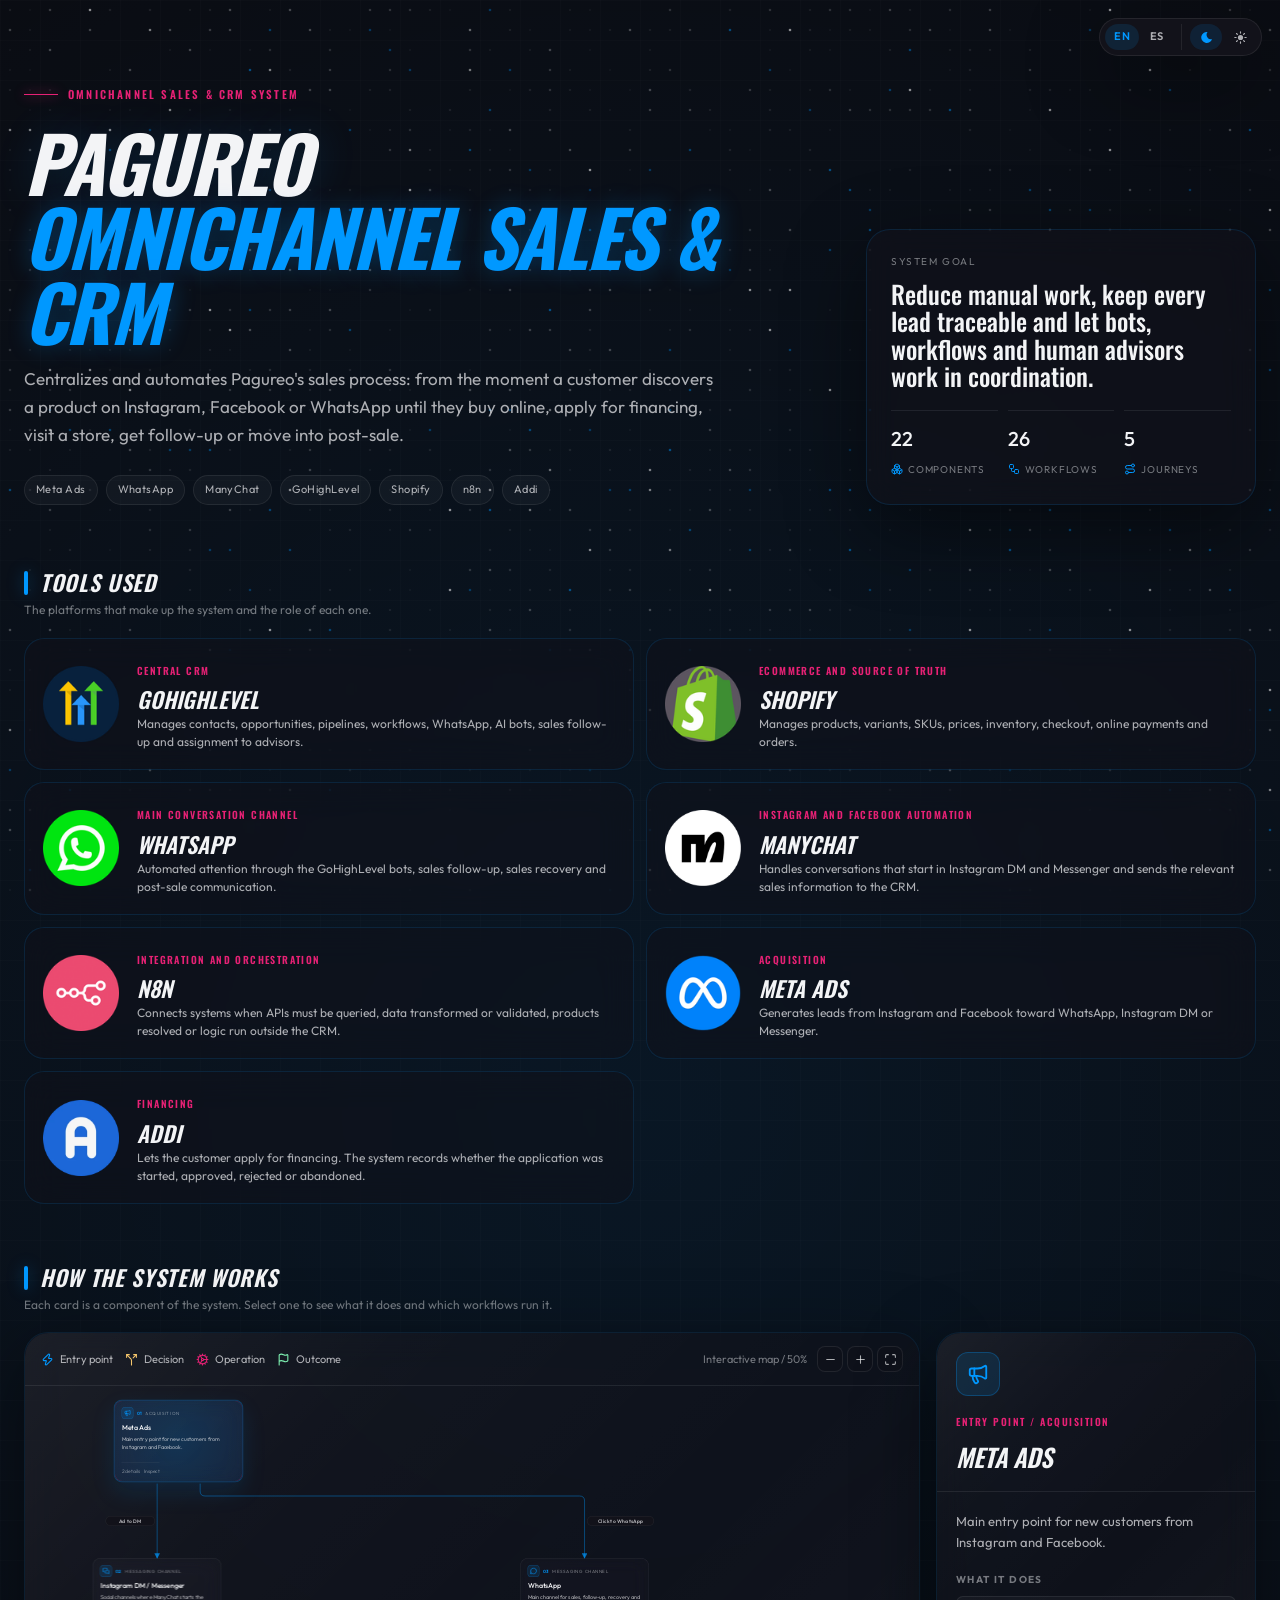
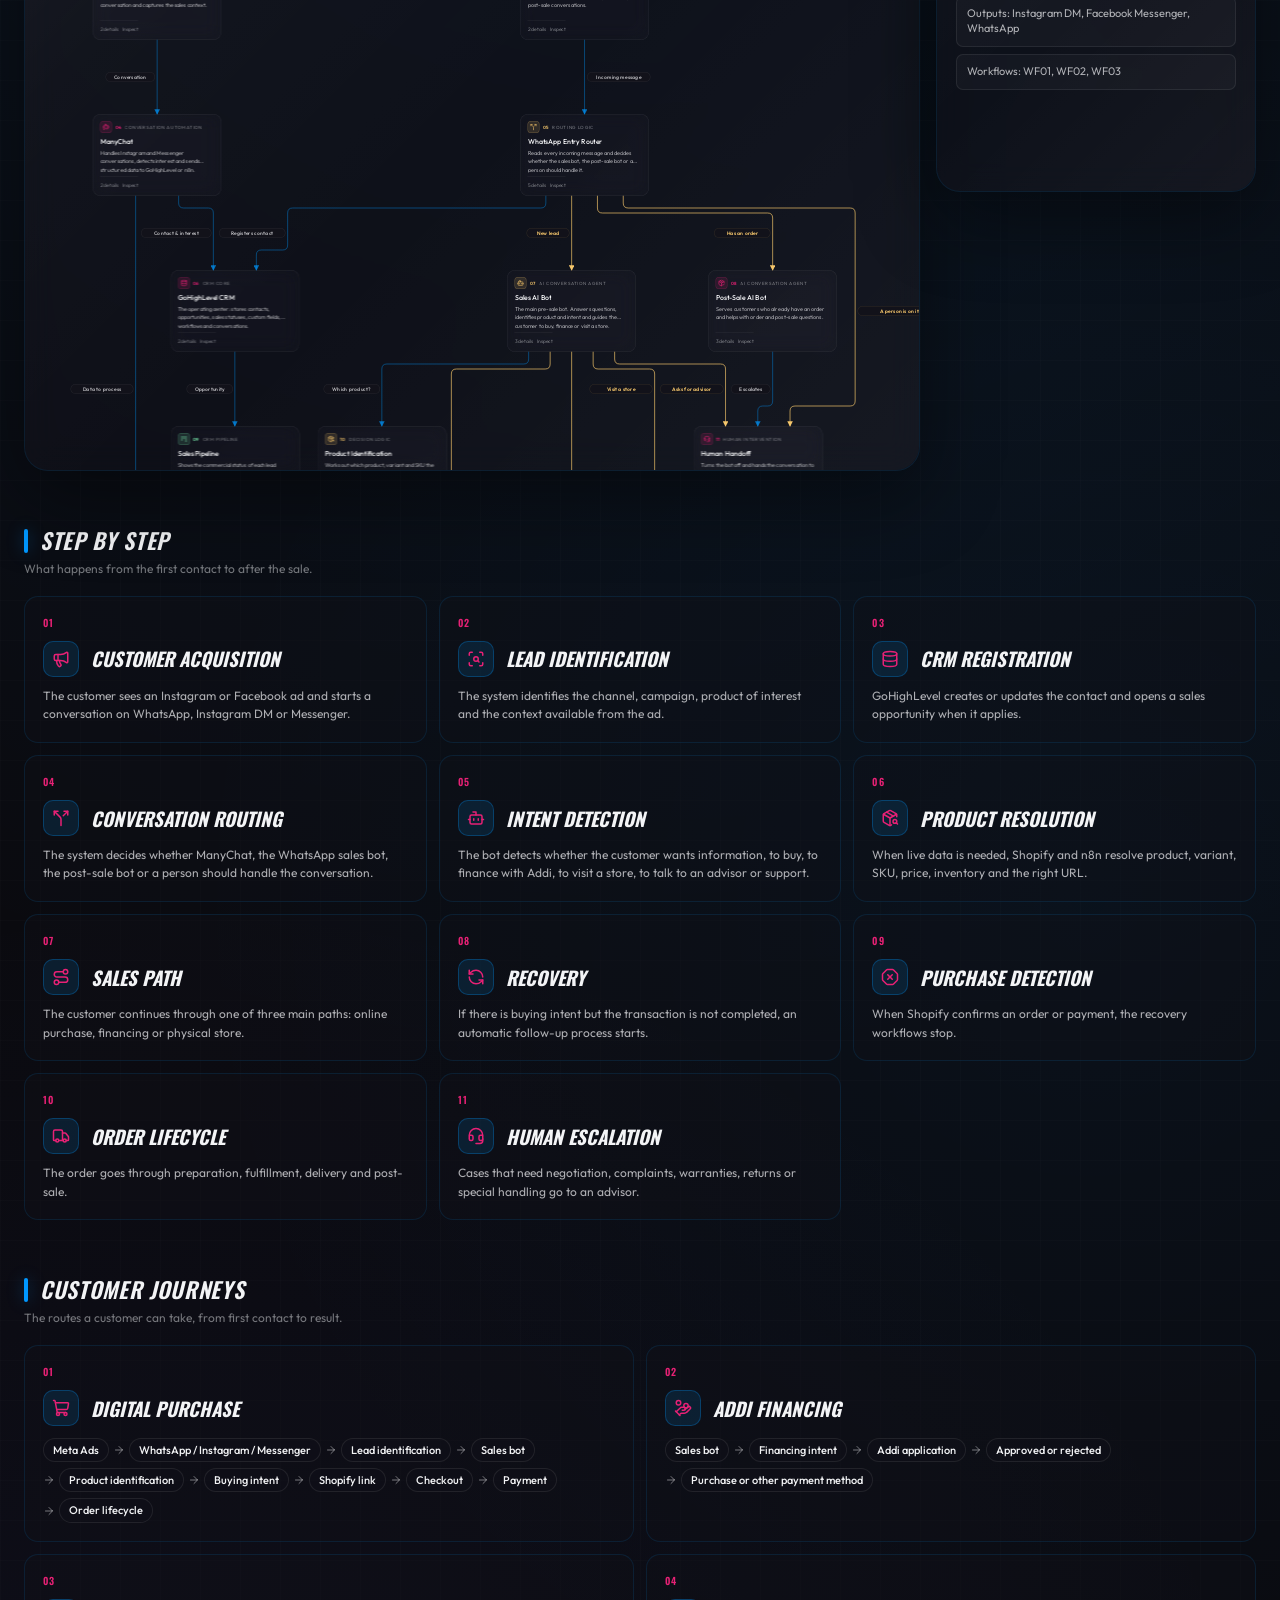
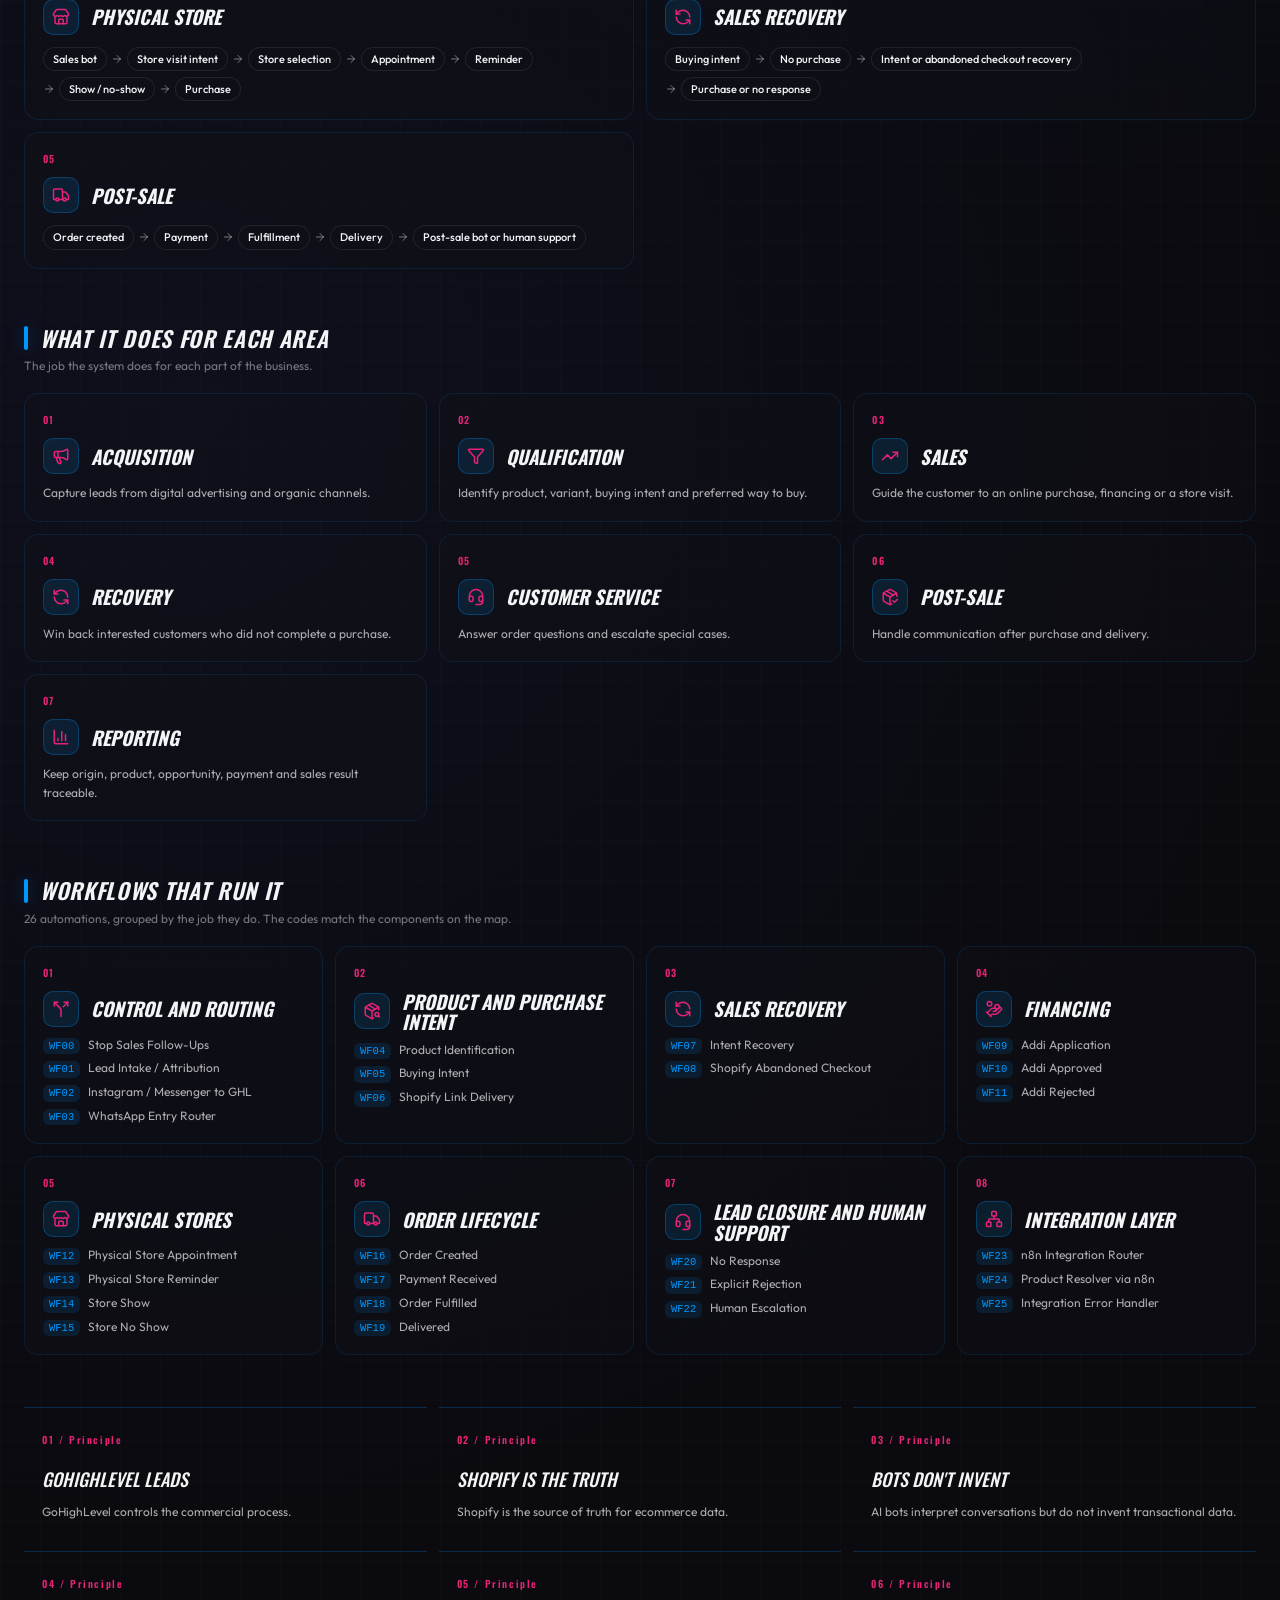
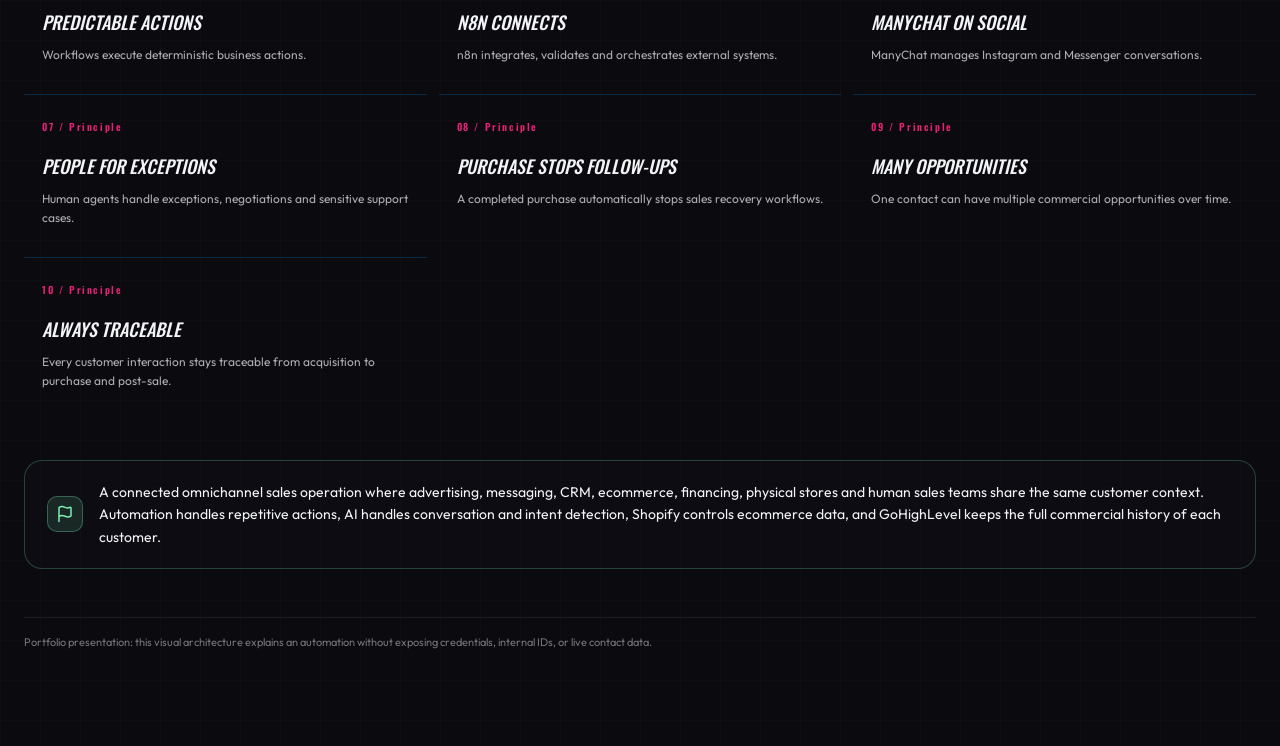
<file: public/assets/images/resultados/pagureo-omnichannel-sales-crm-automation-system.html>
<!doctype html>
<html lang="en">
<head>
  <meta charset="utf-8">
  <meta name="viewport" content="width=device-width, initial-scale=1">
  <title>Pagureo - Omnichannel Sales & CRM Automation System</title>
  <link rel="preconnect" href="https://fonts.googleapis.com">
  <link rel="preconnect" href="https://fonts.gstatic.com" crossorigin>
  <link href="https://fonts.googleapis.com/css2?family=Oswald:ital,wght@0,400;0,500;0,600;0,700;1,400;1,500;1,600;1,700&amp;family=Outfit:wght@300;400;500;600;700&amp;family=Inter:wght@300;400;600;700&amp;display=swap" rel="stylesheet">
  <style>
    :root {
      color-scheme: dark;
      --bg: #0a0a0f;
      --bg-deep: #020205;
      --panel: rgba(18, 18, 26, 0.58);
      --panel-solid: #12121a;
      --panel-soft: rgba(18, 18, 26, 0.35);
      --line: rgba(255, 255, 255, 0.08);
      --line-strong: rgba(255, 255, 255, 0.2);
      --text: #f3f4f6;
      --muted: rgba(243, 244, 246, 0.7);
      --dim: rgba(243, 244, 246, 0.46);
      --blue: #0098ff;
      --blue-soft: rgba(0, 152, 255, 0.12);
      --pink: #e72175;
      --pink-soft: rgba(231, 33, 117, 0.12);
      --cyan: var(--blue);
      --cyan-soft: var(--blue-soft);
      --violet: var(--pink);
      --violet-soft: var(--pink-soft);
      --green: #7df0b1;
      --green-soft: rgba(125, 240, 177, 0.12);
      --amber: #f6c76c;
      --amber-soft: rgba(246, 199, 108, 0.13);
      --ease-out: cubic-bezier(.16, 1, .3, 1);
      --shadow: 0 24px 80px rgba(0, 0, 0, 0.45);
    }

    :root[data-theme="light"] {
      color-scheme: light;
      --bg: #eef5fb;
      --bg-deep: #dfeaf4;
      --panel: rgba(255, 255, 255, 0.68);
      --panel-solid: #ffffff;
      --panel-soft: rgba(255, 255, 255, 0.48);
      --line: rgba(8, 35, 58, 0.13);
      --line-strong: rgba(8, 35, 58, 0.31);
      --text: #102033;
      --muted: rgba(16, 32, 51, 0.74);
      --dim: rgba(16, 32, 51, 0.56);
      --blue: #007ed8;
      --blue-soft: rgba(0, 126, 216, 0.13);
      --pink: #d51c67;
      --pink-soft: rgba(213, 28, 103, 0.12);
      --green: #168d54;
      --green-soft: rgba(22, 141, 84, 0.12);
      --amber: #a56800;
      --amber-soft: rgba(165, 104, 0, 0.12);
      --shadow: 0 22px 64px rgba(19, 52, 81, 0.14);
    }

    * { box-sizing: border-box; }
    html { scroll-behavior: smooth; }
    .is-hidden { display: none !important; }
    body {
      margin: 0;
      min-width: 320px;
      color: var(--text);
      background:
        radial-gradient(circle at 50% 20%, rgba(0, 152, 255, 0.09), transparent 35%),
        radial-gradient(circle at 15% 65%, rgba(99, 102, 241, 0.06), transparent 30%),
        radial-gradient(circle at 85% 45%, rgba(0, 152, 255, 0.05), transparent 28%),
        linear-gradient(rgba(255, 255, 255, 0.012) 1px, transparent 1px) 0 0 / 40px 40px,
        linear-gradient(90deg, rgba(255, 255, 255, 0.012) 1px, transparent 1px) 0 0 / 40px 40px,
        var(--bg);
      font-family: 'Outfit', Inter, ui-sans-serif, system-ui, sans-serif;
      line-height: 1.6;
    }

    :root[data-theme="light"] body {
      background:
        radial-gradient(circle at 50% 16%, rgba(0, 152, 255, 0.13), transparent 34%),
        radial-gradient(circle at 90% 35%, rgba(231, 33, 117, 0.07), transparent 30%),
        linear-gradient(rgba(8, 35, 58, 0.035) 1px, transparent 1px) 0 0 / 40px 40px,
        linear-gradient(90deg, rgba(8, 35, 58, 0.035) 1px, transparent 1px) 0 0 / 40px 40px,
        var(--bg);
    }

    button { font: inherit; }
    .matrix-canvas { position: fixed; inset: 0; z-index: 0; width: 100%; height: 100%; pointer-events: none; opacity: 0.82; }
    .shell { position: relative; z-index: 1; width: min(1280px, calc(100% - 48px)); margin: 0 auto; }
    .topbar {
      position: sticky;
      top: 18px;
      z-index: 10;
      display: flex;
      align-items: center;
      justify-content: space-between;
      gap: 18px;
      margin: 18px auto 0;
      padding: 8px 12px 8px 24px;
      border: 1px solid rgba(255, 255, 255, 0.08);
      border-radius: 999px;
      background: rgba(0, 0, 27, 0.3);
      backdrop-filter: blur(28px) saturate(220%);
      -webkit-backdrop-filter: blur(28px) saturate(220%);
      box-shadow: 0 8px 32px rgba(0, 0, 0, 0.5), inset 0 1px 1px rgba(255, 255, 255, 0.16), inset 0 -1px 2px rgba(0, 0, 0, 0.3);
      --px: 50%;
      --py: 50%;
      overflow: hidden;
    }
    .topbar::before {
      content: '';
      position: absolute;
      inset: 0;
      border-radius: inherit;
      background: linear-gradient(135deg, rgba(255, 255, 255, 0.08), rgba(255, 255, 255, 0.02) 20%, transparent 50%, rgba(255, 255, 255, 0.04));
      pointer-events: none;
    }
    .topbar::after {
      content: '';
      position: absolute;
      inset: 0;
      border-radius: inherit;
      padding: 1.5px;
      background: radial-gradient(220px circle at var(--px) var(--py), var(--pink) 0%, var(--blue) 40%, transparent 70%);
      -webkit-mask: linear-gradient(#fff 0 0) content-box, linear-gradient(#fff 0 0);
      -webkit-mask-composite: xor;
      mask-composite: exclude;
      opacity: 0.78;
      pointer-events: none;
    }
    .topbar > * { position: relative; z-index: 1; }
    .topbar:hover { box-shadow: 0 12px 44px rgba(231, 33, 117, 0.12), inset 0 1px 2px rgba(255, 255, 255, 0.25); }
    .topbar:hover::after { opacity: 1; }
    .brand { display: flex; align-items: center; gap: 10px; font-size: 12px; letter-spacing: 0.16em; text-transform: uppercase; }
    .brand-mark { width: 11px; height: 11px; border: 2px solid var(--blue); border-radius: 50%; box-shadow: 0 0 18px rgba(0, 152, 255, 0.75); }
    .topbar-label { color: var(--muted); font-size: 11px; letter-spacing: 0.08em; text-transform: uppercase; }
    .topbar-actions { display: flex; align-items: center; gap: 8px; }
    .mini-button { border: 1px solid transparent; border-radius: 999px; padding: 8px 14px; color: rgba(243, 244, 246, 0.72); background: transparent; cursor: pointer; transition: 180ms ease; }
    .mini-button:hover, .mini-button:focus-visible { color: #fff; border-color: rgba(231, 33, 117, 0.4); background: var(--pink-soft); box-shadow: 0 0 20px rgba(231, 33, 117, 0.18); outline: none; }

    main { padding: 86px 0 90px; }
    .hero { display: grid; grid-template-columns: minmax(0, 1.35fr) minmax(280px, 0.65fr); gap: 32px; align-items: end; padding-bottom: 60px; }
    .eyebrow { display: flex; align-items: center; gap: 10px; color: var(--pink); font-family: 'Oswald', sans-serif; font-size: 11px; font-weight: 600; letter-spacing: 0.2em; text-transform: uppercase; }
    .eyebrow::before { content: ""; width: 34px; height: 1px; background: var(--pink); box-shadow: 0 0 12px var(--pink); }
    h1 { max-width: 880px; margin: 20px 0 18px; font-family: 'Oswald', sans-serif; font-size: clamp(42px, 6vw, 86px); font-style: italic; font-weight: 700; line-height: 0.97; letter-spacing: -0.02em; text-transform: uppercase; color: var(--text); text-shadow: 0 0 40px rgba(0, 152, 255, 0.15); }
    h1 span { display: block; color: var(--text); }
    h1 .title-blue { color: var(--blue); text-shadow: 0 0 24px rgba(0, 152, 255, 0.28); }
    .hero-copy { max-width: 700px; margin: 0; color: var(--muted); font-size: 17px; line-height: 1.65; }
    .hero-meta { display: flex; flex-wrap: wrap; gap: 8px; margin-top: 26px; }
    .tag { display: inline-flex; align-items: center; min-height: 30px; padding: 0 11px; border: 1px solid var(--line); border-radius: 999px; color: var(--muted); background: rgba(255,255,255,0.035); font-size: 11px; letter-spacing: 0.04em; }
    .tools-section { margin: 0 0 56px; }
    .tools-heading { margin-bottom: 14px; }
    .tools-grid { display: grid; grid-template-columns: repeat(2, minmax(0, 1fr)); gap: 12px; }
    .tool-card { position: relative; display: grid; grid-template-columns: 76px 1fr; gap: 18px; align-items: center; overflow: hidden; padding: 18px; border: 1px solid rgba(0, 152, 255, 0.14); border-radius: 20px; background: rgba(18, 18, 26, 0.48); backdrop-filter: blur(16px); -webkit-backdrop-filter: blur(16px); --glow-x: 50%; --glow-y: 50%; transition: transform .35s var(--ease-out), border-color .35s var(--ease-out), box-shadow .35s var(--ease-out); }
    .tool-card::before { content: ''; position: absolute; inset: 0; background: radial-gradient(280px circle at var(--glow-x, 50%) var(--glow-y, 50%), rgba(0, 152, 255, 0.13), transparent 70%); opacity: 0; transition: opacity .35s ease; pointer-events: none; }
    .tool-card > * { position: relative; z-index: 1; }
    .tool-card:hover { transform: translateY(-4px); border-color: rgba(231, 33, 117, 0.36); box-shadow: 0 18px 42px rgba(0, 152, 255, 0.1); }
    .tool-card:hover::before { opacity: 1; }
    .tool-icon { display: flex; align-items: center; justify-content: center; width: 76px; height: 76px; overflow: visible; border: 0; border-radius: 0; background: transparent; box-shadow: none; outline: 0; }
    .tool-icon img { display: block; width: 76px; height: 76px; object-fit: contain; border: 0; border-radius: 0; background: transparent; box-shadow: none; outline: 0; }
    .tool-copy span { color: var(--pink); font-family: 'Oswald', sans-serif; font-size: 10px; font-weight: 600; letter-spacing: 0.14em; text-transform: uppercase; }
    .tool-copy h3 { margin: 6px 0 5px; font-family: 'Oswald', sans-serif; font-size: 22px; font-style: italic; font-weight: 600; line-height: 1; text-transform: uppercase; }
    .tool-copy p { margin: 0; color: var(--muted); font-size: 12px; line-height: 1.5; }
    .hero-aside { position: relative; overflow: hidden; padding: 24px; border: 1px solid rgba(0, 152, 255, 0.14); border-radius: 24px; background: var(--panel); backdrop-filter: blur(16px); -webkit-backdrop-filter: blur(16px); box-shadow: var(--shadow); }
    .hero-aside::before, .hero-aside::after { content: ''; position: absolute; inset: 0; pointer-events: none; opacity: 0; transition: opacity .4s ease; }
    .hero-aside::before { background: radial-gradient(350px circle at var(--glow-x, 50%) var(--glow-y, 50%), rgba(0, 152, 255, 0.14), rgba(99, 102, 241, 0.05) 45%, transparent 70%); }
    .hero-aside::after { padding: 1px; border-radius: inherit; background: radial-gradient(280px circle at var(--glow-x, 50%) var(--glow-y, 50%), rgba(0, 152, 255, 0.45), rgba(231, 33, 117, 0.25) 50%, transparent 75%); -webkit-mask: linear-gradient(#fff 0 0) content-box, linear-gradient(#fff 0 0); -webkit-mask-composite: xor; mask-composite: exclude; }
    .hero-aside:hover::before, .hero-aside:hover::after { opacity: 1; }
    .hero-aside > * { position: relative; z-index: 1; }
    .aside-label { color: var(--dim); font-size: 10px; letter-spacing: 0.16em; text-transform: uppercase; }
    .aside-value { margin: 10px 0 20px; font-family: 'Oswald', sans-serif; font-size: 25px; font-weight: 500; line-height: 1.1; }
    .stat-row { display: grid; grid-template-columns: repeat(3, 1fr); gap: 10px; }
    .stat { padding-top: 12px; border-top: 1px solid var(--line); }
    .stat strong { display: block; font-size: 20px; font-weight: 500; }
    .stat span { color: var(--dim); font-size: 10px; text-transform: uppercase; letter-spacing: 0.08em; }

    .section-heading { display: flex; align-items: end; justify-content: space-between; gap: 20px; margin-bottom: 18px; }
    .section-heading h2 { display: flex; align-items: center; gap: 12px; margin: 0; font-family: 'Oswald', sans-serif; font-size: 22px; font-style: italic; font-weight: 600; letter-spacing: 0.03em; text-transform: uppercase; }
    .section-heading h2::before { content: ''; display: block; width: 4px; height: 24px; border-radius: 99px; background: var(--blue); box-shadow: 0 0 16px rgba(0, 152, 255, 0.35); }
    .section-heading p { margin: 0; color: var(--dim); font-size: 12px; }
    .workspace { display: grid; grid-template-columns: minmax(0, 1.5fr) minmax(320px, 0.5fr); gap: 16px; align-items: start; }
    .canvas, .inspector { position: relative; overflow: hidden; border: 1px solid rgba(0, 152, 255, 0.1); border-radius: 24px; background: var(--panel); backdrop-filter: blur(16px); -webkit-backdrop-filter: blur(16px); --glow-x: 50%; --glow-y: 50%; box-shadow: var(--shadow); }
    .canvas::before, .inspector::before { content: ''; position: absolute; inset: 0; border-radius: inherit; background: radial-gradient(520px circle at var(--glow-x) var(--glow-y), rgba(0, 152, 255, 0.12), rgba(99, 102, 241, 0.04) 42%, transparent 72%); opacity: 0; transition: opacity .4s ease; pointer-events: none; }
    .canvas::after, .inspector::after { content: ''; position: absolute; inset: 0; border-radius: inherit; background: linear-gradient(135deg, rgba(255, 255, 255, 0.06), rgba(255, 255, 255, 0.015) 24%, transparent 52%, rgba(255, 255, 255, 0.03)); pointer-events: none; }
    :root[data-theme="light"] .canvas::after, :root[data-theme="light"] .inspector::after { background: linear-gradient(135deg, rgba(255, 255, 255, 0.82), rgba(255, 255, 255, 0.16) 24%, transparent 52%, rgba(255, 255, 255, 0.38)); }
    :root[data-theme="light"] .node, :root[data-theme="light"] .detail-list li, :root[data-theme="light"] .tag { background: rgba(255, 255, 255, 0.48); }
    :root[data-theme="light"] .system-stage { background: rgba(255, 255, 255, 0.52); }
    :root[data-theme="light"] .problem-card, :root[data-theme="light"] .tool-card { background: rgba(255, 255, 255, 0.58); }
    .canvas:hover::before, .inspector:hover::before { opacity: 1; }
    .canvas > *, .inspector > * { position: relative; z-index: 1; }
    .canvas { min-width: 0; overflow: hidden; }
    .canvas-toolbar { display: flex; justify-content: space-between; align-items: center; gap: 12px; padding: 13px 16px; border-bottom: 1px solid var(--line); color: var(--muted); font-size: 11px; }
    .legend { display: flex; flex-wrap: wrap; gap: 12px; }
    .legend span { display: inline-flex; align-items: center; gap: 6px; }
    .legend i { width: 8px; height: 8px; display: inline-block; border-radius: 50%; }
    .legend .trigger { background: var(--blue); box-shadow: 0 0 10px var(--blue); }
    .legend .decision { background: var(--amber); }
    .legend .action { background: var(--pink); box-shadow: 0 0 10px var(--pink); }
    .legend .result { background: var(--green); box-shadow: 0 0 10px var(--green); }
    .zoom-label { color: var(--dim); }
    .flow-board { overflow: auto; padding: 28px; }
    .flow-inner { min-width: 780px; }
    .flow-row { display: flex; justify-content: center; gap: 20px; }
    .connector { position: relative; width: 2px; height: 28px; margin: 0 auto; background: rgba(0, 152, 255, 0.38); box-shadow: 0 0 10px rgba(0, 152, 255, 0.16); }
    .connector::after { content: ""; position: absolute; bottom: -1px; left: -4px; border: 5px solid transparent; border-top-color: var(--line-strong); transform: translateY(100%); }
    .node {
      position: relative;
      overflow: hidden;
      width: 258px;
      padding: 15px;
      border: 1px solid var(--line);
      border-radius: 16px;
      background: rgba(255, 255, 255, 0.015);
      backdrop-filter: blur(18px) saturate(145%);
      -webkit-backdrop-filter: blur(18px) saturate(145%);
      text-align: left;
      color: var(--text);
      cursor: pointer;
      --glow-x: 50%;
      --glow-y: 50%;
      transition: transform .35s var(--ease-out), border-color .35s var(--ease-out), box-shadow .35s var(--ease-out), background .35s ease;
    }
    .node::before, .node::after { content: ''; position: absolute; inset: 0; border-radius: inherit; opacity: 0; transition: opacity .4s ease; pointer-events: none; }
    .node::before { background: radial-gradient(350px circle at var(--glow-x) var(--glow-y), rgba(0, 152, 255, 0.14), rgba(99, 102, 241, 0.05) 45%, transparent 70%); }
    .node::after { padding: 1px; background: radial-gradient(280px circle at var(--glow-x) var(--glow-y), rgba(0, 152, 255, 0.45), rgba(231, 33, 117, 0.25) 50%, transparent 75%); -webkit-mask: linear-gradient(#fff 0 0) content-box, linear-gradient(#fff 0 0); -webkit-mask-composite: xor; mask-composite: exclude; }
    .node > * { position: relative; z-index: 1; }
    .node:hover, .node:focus-visible, .node.active { border-color: rgba(0, 152, 255, 0.35); background: rgba(0, 152, 255, 0.08); box-shadow: 0 0 0 1px rgba(0, 152, 255, 0.15), 0 20px 50px rgba(0, 152, 255, 0.12); transform: translateY(-4px); outline: none; }
    .node:hover::before, .node:hover::after, .node.active::before, .node.active::after, .node:focus-visible::before, .node:focus-visible::after { opacity: 1; }
    .node.decision:hover, .node.decision:focus-visible, .node.decision.active { border-color: var(--amber); background: linear-gradient(145deg, var(--amber-soft), rgba(255,255,255,0.045)); box-shadow: 0 0 0 1px rgba(246,199,108,0.14), 0 12px 35px rgba(0,0,0,0.25); }
    .node.action:hover, .node.action:focus-visible, .node.action.active { border-color: rgba(231, 33, 117, 0.45); background: rgba(231, 33, 117, 0.08); }
    .node.result:hover, .node.result:focus-visible, .node.result.active { border-color: var(--green); background: linear-gradient(145deg, var(--green-soft), rgba(255,255,255,0.045)); }
    .node-kicker { display: flex; justify-content: space-between; gap: 10px; margin-bottom: 12px; color: var(--dim); font-size: 9px; letter-spacing: 0.13em; text-transform: uppercase; }
    .node-kicker b { color: var(--cyan); font-weight: 600; }
    .node.decision .node-kicker b { color: var(--amber); }
    .node.action .node-kicker b { color: var(--violet); }
    .node.result .node-kicker b { color: var(--green); }
    .node h3 { margin: 0 0 7px; font-size: 15px; line-height: 1.25; font-weight: 520; }
    .node p { min-height: 34px; margin: 0; color: var(--muted); font-size: 11px; line-height: 1.5; }
    .node-foot { display: flex; justify-content: space-between; gap: 8px; margin-top: 14px; padding-top: 10px; border-top: 1px solid var(--line); color: var(--dim); font-size: 10px; }
    .branch-label { width: 100%; margin: 15px 0 10px; color: var(--dim); text-align: center; font-size: 10px; letter-spacing: 0.18em; text-transform: uppercase; }
    .branch-grid { display: grid; grid-template-columns: repeat(2, 1fr); gap: 20px; padding: 0 18px; }
    .branch { position: relative; padding: 18px 12px 14px; border: 1px dashed rgba(0, 152, 255, 0.22); border-radius: 20px; background: rgba(0, 0, 27, 0.12); }
    .branch-title { display: flex; align-items: center; justify-content: space-between; gap: 12px; margin-bottom: 15px; color: var(--muted); font-size: 11px; }
    .branch-title strong { color: var(--text); font-size: 13px; font-weight: 500; }
    .branch-title span { padding: 5px 7px; border-radius: 5px; color: var(--amber); background: var(--amber-soft); font-size: 9px; text-transform: uppercase; letter-spacing: 0.08em; }
    .branch .node { width: 100%; }
    .branch .connector { height: 22px; }
    .action-stack { display: grid; gap: 8px; }
    .action-stack .node { min-height: 0; padding: 12px; }
    .action-stack .node h3 { margin-bottom: 0; font-size: 12px; }
    .action-stack .node p { display: none; }
    .action-stack .node-foot { margin-top: 9px; padding-top: 7px; font-size: 9px; }
    .none-row { display: flex; justify-content: center; margin-top: 20px; padding-top: 20px; border-top: 1px dashed var(--line); }
    .none-row .node { width: 258px; }

    .inspector { position: sticky; top: 92px; min-height: 460px; overflow: hidden; }
    .inspector-head { padding: 19px; border-bottom: 1px solid var(--line); }
    .inspector-head small { color: var(--pink); font-family: 'Oswald', sans-serif; font-size: 10px; font-weight: 600; letter-spacing: 0.15em; text-transform: uppercase; }
    .inspector-head h2 { margin: 9px 0 0; font-family: 'Oswald', sans-serif; font-size: 25px; font-style: italic; line-height: 1.15; font-weight: 600; text-transform: uppercase; }
    .inspector-body { padding: 19px; }
    .inspector-body p { margin: 0 0 18px; color: var(--muted); font-size: 13px; line-height: 1.65; }
    .detail-block { margin-top: 18px; }
    .detail-block h3 { margin: 0 0 8px; color: var(--dim); font-size: 10px; letter-spacing: 0.14em; text-transform: uppercase; }
    .detail-list { display: grid; gap: 7px; margin: 0; padding: 0; list-style: none; }
    .detail-list li { padding: 9px 10px; border: 1px solid var(--line); border-radius: 7px; color: var(--muted); background: rgba(255,255,255,0.03); font-size: 11px; line-height: 1.45; }
    .detail-list code { color: var(--blue); font-family: "SFMono-Regular", Consolas, monospace; font-size: 10px; }
    .empty-state { color: var(--dim); font-size: 13px; line-height: 1.6; }

    .explanation { display: grid; grid-template-columns: repeat(3, 1fr); gap: 12px; margin-top: 52px; }
    .explanation article { padding: 18px; border-top: 1px solid rgba(0, 152, 255, 0.24); }
    .explanation span { color: var(--pink); font-family: 'Oswald', sans-serif; font-size: 10px; font-weight: 600; letter-spacing: 0.16em; }
    .explanation h3 { margin: 13px 0 8px; font-family: 'Oswald', sans-serif; font-size: 18px; font-style: italic; font-weight: 500; text-transform: uppercase; }
    .explanation p { margin: 0; color: var(--muted); font-size: 12px; line-height: 1.6; }
    .system-flow { min-width: 0; }
    .system-main-lane { display: grid; grid-template-columns: minmax(0, 620px); justify-content: center; gap: 0; padding: 4px 6px 30px; }
    .system-main-lane .node { width: 100%; min-height: 0; padding: 20px 22px; }
    .system-main-lane .node p { min-height: 0; }
    .system-link { position: relative; width: 2px; height: 30px; margin: 0 auto; background: rgba(0, 152, 255, 0.38); box-shadow: 0 0 10px rgba(0, 152, 255, 0.22); }
    .system-link::after { content: ''; position: absolute; bottom: -1px; left: 50%; width: 8px; height: 8px; border-right: 1px solid var(--blue); border-bottom: 1px solid var(--blue); transform: translateX(-50%) rotate(45deg); }
    .system-stage { position: relative; overflow: hidden; margin-top: 16px; padding: 18px; border: 1px solid rgba(0, 152, 255, 0.12); border-radius: 18px; background: rgba(10, 10, 15, 0.36); }
    .system-stage::before { content: ''; position: absolute; inset: 0; pointer-events: none; background: radial-gradient(420px circle at var(--glow-x, 50%) var(--glow-y, 50%), rgba(0, 152, 255, 0.1), transparent 70%); opacity: 0; transition: opacity .35s ease; }
    .system-stage:hover::before { opacity: 1; }
    .system-stage > * { position: relative; z-index: 1; }
    .system-stage-head { display: flex; align-items: end; justify-content: space-between; gap: 18px; margin-bottom: 14px; }
    .system-stage-head span { color: var(--pink); font-family: 'Oswald', sans-serif; font-size: 10px; font-weight: 600; letter-spacing: 0.15em; text-transform: uppercase; }
    .system-stage-head strong { display: block; margin-top: 2px; font-family: 'Oswald', sans-serif; font-size: 19px; font-style: italic; font-weight: 600; line-height: 1.1; text-transform: uppercase; }
    .system-stage-head p { max-width: 370px; margin: 0; color: var(--dim); font-size: 11px; line-height: 1.45; text-align: right; }
    .system-stage-grid { display: grid; grid-template-columns: repeat(4, minmax(0, 1fr)); gap: 10px; }
    .system-stage-grid.stage-grid-3 { grid-template-columns: repeat(3, minmax(0, 1fr)); }
    .system-stage-grid .node { width: 100%; min-height: 172px; }
    .system-stage-grid .node h3 { font-size: 14px; }
    .system-stage-grid .node p { min-height: 51px; }
    .system-stage-grid .node-foot { font-size: 9px; }
    .business-problems { margin-top: 52px; }
    .business-problems.is-hidden { display: none; }
    .problem-grid { display: grid; grid-template-columns: repeat(2, minmax(0, 1fr)); gap: 12px; }
    .problem-card { position: relative; overflow: hidden; padding: 18px; border: 1px solid rgba(0, 152, 255, 0.12); border-radius: 14px; background: rgba(18, 18, 26, 0.42); --glow-x: 50%; --glow-y: 50%; transition: transform .35s var(--ease-out), border-color .35s var(--ease-out), box-shadow .35s var(--ease-out); }
    .problem-card::before { content: ''; position: absolute; inset: 0; pointer-events: none; background: radial-gradient(320px circle at var(--glow-x) var(--glow-y), rgba(0, 152, 255, 0.12), transparent 68%); opacity: 0; transition: opacity .35s ease; }
    .problem-card > * { position: relative; z-index: 1; }
    .problem-card:hover { transform: translateY(-3px); border-color: rgba(0, 152, 255, 0.34); box-shadow: 0 18px 40px rgba(0, 0, 0, 0.22); }
    .problem-card:hover::before { opacity: 1; }
    .problem-card span { color: var(--pink); font-family: 'Oswald', sans-serif; font-size: 10px; font-weight: 600; letter-spacing: 0.14em; text-transform: uppercase; }
    .problem-card h3 { margin: 9px 0 7px; font-family: 'Oswald', sans-serif; font-size: 19px; font-style: italic; line-height: 1.08; text-transform: uppercase; }
    .problem-card p { margin: 0; color: var(--muted); font-size: 12px; line-height: 1.55; }
    .tool-icon-label { display: grid; place-items: center; width: 72px; height: 72px; border: 1px solid rgba(0, 152, 255, 0.35); border-radius: 50%; color: var(--blue); background: rgba(0, 152, 255, 0.08); box-shadow: inset 0 0 18px rgba(0, 152, 255, 0.08); font-family: 'Oswald', sans-serif; font-size: 17px; font-style: italic; font-weight: 600; letter-spacing: 0.02em; text-transform: uppercase; }
    .footer-note { margin-top: 48px; padding-top: 16px; border-top: 1px solid var(--line); color: var(--dim); font-size: 11px; line-height: 1.6; }

    @media (max-width: 860px) {
      .flow-board { overflow: visible; }
      .flow-inner { min-width: 0; width: 100%; }
      .flow-row .node, .none-row .node { width: 100%; }
      .branch-grid { grid-template-columns: 1fr; padding: 0 8px; }
      .system-flow { min-width: 0; }
      .system-main-lane { grid-template-columns: 1fr; gap: 0; padding: 4px 6px 12px; }
      .system-main-lane .node { min-height: 0; }
      .system-link { width: 2px; height: 26px; margin: 0 auto; }
      .system-link::after { right: auto; top: auto; bottom: -1px; left: 50%; transform: translateX(-50%) rotate(45deg); }
      .system-stage-grid { grid-template-columns: repeat(2, minmax(0, 1fr)); }
    }

    @media (max-width: 980px) {
      .hero, .workspace { grid-template-columns: 1fr; }
      .hero-aside { max-width: 560px; }
      .inspector { position: static; min-height: 0; }
    }
    @media (max-width: 680px) {
      .shell { width: min(100% - 24px, 1280px); }
      main { padding-top: 42px; }
      h1 { font-size: clamp(39px, 13vw, 62px); }
      .hero-copy { font-size: 15px; }
      .tools-grid { grid-template-columns: 1fr; }
      .section-heading { align-items: start; flex-direction: column; gap: 8px; }
      .canvas-toolbar { align-items: start; flex-direction: column; }
      .flow-board { overflow: visible; padding: 18px 12px; }
      .flow-inner { min-width: 0; width: 100%; }
      .flow-row .node, .none-row .node { width: 100%; }
      .branch-grid { grid-template-columns: 1fr; padding: 0 8px; }
      .explanation { grid-template-columns: 1fr; }
      .system-stage { padding: 14px; }
      .system-stage-head { align-items: start; flex-direction: column; gap: 6px; }
      .system-stage-head p { text-align: left; }
      .system-stage-grid, .system-stage-grid.stage-grid-3, .problem-grid { grid-template-columns: 1fr; }
    }
  
    /* ---------- Modo grafo (GTM Showcase Studio) ---------- */
    /* El tablero hace scroll propio a todos los anchos: la pagina nunca debe
       desplazarse en horizontal. Dos clases para ganarle a la regla del baseline
       que pone overflow: visible por debajo de 860 px. */
    .flow-board.wf-board { overflow: auto; max-height: 76vh; padding: 0; overscroll-behavior: contain; }
    .flow-inner.wf-graph { position: relative; min-width: 0; margin: 0 auto; }
    .wf-stage { position: absolute; top: 0; left: 0; transform-origin: 0 0; }
    .wf-edges { position: absolute; top: 0; left: 0; overflow: visible; pointer-events: none; }
    .wf-edge { fill: none; stroke-width: 1.6; stroke-linecap: round; stroke-linejoin: round; }
    .wf-edge.default { stroke: var(--blue); stroke-opacity: 0.5; }
    .wf-edge.yes { stroke: var(--green); stroke-opacity: 0.85; }
    .wf-edge.no { stroke: var(--pink); stroke-opacity: 0.8; }
    .wf-edge.conditional { stroke: var(--amber); stroke-opacity: 0.85; }
    .wf-arrow.default { fill: var(--blue); fill-opacity: 0.7; }
    .wf-arrow.yes { fill: var(--green); }
    .wf-arrow.no { fill: var(--pink); }
    .wf-arrow.conditional { fill: var(--amber); }
    .wf-edge-label {
      position: absolute;
      z-index: 2;
      display: inline-flex;
      align-items: center;
      justify-content: center;
      gap: 4px;
      padding: 0 9px;
      border-radius: 999px;
      border: 1px solid var(--line);
      background: var(--panel-solid);
      color: var(--muted);
      font-size: 10px;
      font-weight: 600;
      letter-spacing: 0.04em;
      white-space: nowrap;
      pointer-events: none;
    }
    .wf-edge-label svg { flex: 0 0 auto; width: 11px; height: 11px; stroke-width: 2.6; }
    .wf-edge-label.yes { color: var(--green); border-color: var(--green-soft); }
    .wf-edge-label.no { color: var(--pink); border-color: var(--pink-soft); }
    .wf-edge-label.conditional { color: var(--amber); border-color: var(--amber-soft); }

    .wf-node { position: absolute; z-index: 1; display: flex; flex-direction: column; padding: 13px 14px; }
    /* Cabecera de la tarjeta: icono, numero de paso y tipo especifico. */
    .wf-node .node-kicker { justify-content: flex-start; align-items: center; gap: 6px; margin-bottom: 9px; min-width: 0; }
    .wf-node .node-kicker b { white-space: nowrap; }
    .wf-node .node-kicker span:not(.wf-badge) { margin-left: auto; min-width: 0; overflow: hidden; text-overflow: ellipsis; white-space: nowrap; }
    .wf-node h3 { display: -webkit-box; -webkit-line-clamp: 2; -webkit-box-orient: vertical; overflow: hidden; margin-bottom: 5px; font-size: 14px; }
    .wf-node p { flex: 1; min-height: 0; display: -webkit-box; -webkit-line-clamp: 2; -webkit-box-orient: vertical; overflow: hidden; }
    .wf-node .node-foot { margin-top: 8px; padding-top: 8px; }

    /* Iconos. El color sale de la clase de paso, igual que la leyenda:
       disparador azul, decision ambar, accion rosa, resultado verde. */
    .wf-badge {
      flex: 0 0 auto;
      display: inline-flex;
      align-items: center;
      justify-content: center;
      width: 24px;
      height: 24px;
      border-radius: 7px;
      border: 1px solid transparent;
    }
    .wf-badge svg { width: 14px; height: 14px; }
    .wf-node.trigger .wf-badge, .wf-inspector-icon.trigger { color: var(--blue); background: var(--blue-soft); border-color: rgba(0, 152, 255, 0.28); }
    .wf-node.decision .wf-badge, .wf-inspector-icon.decision { color: var(--amber); background: var(--amber-soft); border-color: rgba(246, 199, 108, 0.3); }
    .wf-node.action .wf-badge, .wf-inspector-icon.action { color: var(--pink); background: var(--pink-soft); border-color: rgba(231, 33, 117, 0.28); }
    .wf-node.result .wf-badge, .wf-inspector-icon.result { color: var(--green); background: var(--green-soft); border-color: rgba(125, 240, 177, 0.3); }

    .wf-inspector-icon {
      display: flex;
      align-items: center;
      justify-content: center;
      width: 44px;
      height: 44px;
      margin-bottom: 12px;
      border-radius: 12px;
      border: 1px solid transparent;
    }
    .wf-inspector-icon svg { width: 22px; height: 22px; }

    /* El baseline pinta de fondo solido cualquier `.trigger`, `.decision`...
       dentro de la leyenda (eran sus puntos de color). Sin anular ese fondo, el
       icono queda relleno de su propio color y se ve como un cuadrado. */
    .legend .wf-legend-icon { width: 13px; height: 13px; flex: 0 0 auto; background: transparent; box-shadow: none; border-radius: 0; }
    .legend .wf-legend-icon.trigger { color: var(--blue); }
    .legend .wf-legend-icon.decision { color: var(--amber); }
    .legend .wf-legend-icon.action { color: var(--pink); }
    .legend .wf-legend-icon.result { color: var(--green); }

    .stat .wf-stat-icon { width: 12px; height: 12px; margin-right: 5px; vertical-align: -2px; color: var(--blue); }

    /* Controles del mapa, a la derecha de la barra del diagrama. */
    .canvas-toolbar .wf-toolbar-right { display: flex; align-items: center; gap: 10px; }
    .wf-controls { display: flex; gap: 4px; }
    .wf-controls button {
      display: inline-flex;
      align-items: center;
      justify-content: center;
      width: 26px;
      height: 26px;
      padding: 0;
      border: 1px solid var(--line);
      border-radius: 8px;
      background: var(--panel-soft);
      color: var(--muted);
      cursor: pointer;
      transition: color 0.2s ease, border-color 0.2s ease, background-color 0.2s ease;
    }
    .wf-controls button:hover { color: var(--text); border-color: var(--line-strong); }
    .wf-controls button:focus-visible { outline: 2px solid var(--blue); outline-offset: 2px; }
    .wf-controls svg { width: 13px; height: 13px; }
    .flow-board.wf-board.wf-panning { cursor: grabbing; }
    @media print { .wf-controls { display: none; } }

    :root[data-theme="light"] .wf-edge.default { stroke-opacity: 0.6; }

    /* ---------- Vista de sistema: secciones propias ---------- */
    .wf-section { margin-top: 52px; }
    .wf-card { display: flex; flex-direction: column; gap: 10px; }
    .wf-card > .wf-card-index { color: var(--pink); font-family: 'Oswald', sans-serif; font-size: 10px; font-weight: 600; letter-spacing: 0.14em; }
    .wf-card-head { display: flex; align-items: center; gap: 12px; }
    .wf-card-head h3 { margin: 0; }
    .wf-card-icon {
      flex: 0 0 auto;
      display: inline-flex;
      align-items: center;
      justify-content: center;
      width: 36px;
      height: 36px;
      border-radius: 10px;
      color: var(--blue);
      background: var(--blue-soft);
      border: 1px solid rgba(0, 152, 255, 0.28);
    }
    .wf-card-icon svg { width: 18px; height: 18px; }
    .wf-card-icon.result { color: var(--green); background: var(--green-soft); border-color: rgba(125, 240, 177, 0.3); }
    .wf-grid-areas { grid-template-columns: repeat(3, minmax(0, 1fr)); }
    .wf-grid-groups { grid-template-columns: repeat(4, minmax(0, 1fr)); }
    .wf-grid-paths { grid-template-columns: repeat(2, minmax(0, 1fr)); }
    .wf-chain { display: flex; flex-wrap: wrap; align-items: center; gap: 6px 4px; margin: 2px 0 0; padding: 0; list-style: none; }
    .wf-chain li { display: inline-flex; align-items: center; gap: 4px; }
    .wf-chain-arrow { width: 12px; height: 12px; color: var(--dim); }
    .wf-chip { padding: 4px 9px; border: 1px solid var(--line); border-radius: 999px; background: var(--panel-soft); color: var(--text); font-size: 11px; line-height: 1.3; }
    .wf-wf-list { display: grid; gap: 6px; margin: 0; padding: 0; list-style: none; }
    .wf-wf-list li { display: flex; align-items: baseline; gap: 8px; color: var(--muted); font-size: 12px; line-height: 1.4; }
    .wf-wf-list code { flex: 0 0 auto; padding: 1px 6px; border-radius: 6px; background: var(--blue-soft); color: var(--blue); font-family: ui-monospace, SFMono-Regular, Menlo, Consolas, monospace; font-size: 10.5px; }
    .wf-tool-icon { width: 30px; height: 30px; }
    .wf-summary { display: flex; align-items: center; gap: 16px; margin-top: 52px; padding: 20px 22px; border: 1px solid rgba(125, 240, 177, 0.24); border-radius: 18px; background: var(--panel-soft); }
    .wf-summary p { margin: 0; color: var(--text); font-size: 14px; line-height: 1.6; }
    @media (max-width: 1100px) { .wf-grid-groups { grid-template-columns: repeat(2, minmax(0, 1fr)); } }
    @media (max-width: 860px) {
      .wf-grid-areas, .wf-grid-paths { grid-template-columns: 1fr; }
    }
    @media (max-width: 560px) { .wf-grid-groups { grid-template-columns: 1fr; } }
    /* Los chips son <span> dentro de .problem-card: se anula su estilo de rotulo. */
    .problem-card .wf-chip { color: var(--text); font-family: inherit; font-size: 11px; font-weight: 500; letter-spacing: 0; text-transform: none; }
    .problem-card .wf-wf-list span { color: var(--muted); font-family: inherit; font-size: 12px; font-weight: 400; letter-spacing: 0; text-transform: none; }
    .wf-grid-single { grid-template-columns: 1fr; }
    .wf-wf-text { display: flex; flex-direction: column; gap: 2px; min-width: 0; }
    .problem-card .wf-wf-trigger { display: inline-flex; align-items: center; gap: 4px; color: var(--dim); font-family: inherit; font-size: 10.5px; letter-spacing: 0; text-transform: none; }
    .wf-wf-trigger svg { width: 10px; height: 10px; color: var(--amber); flex: 0 0 auto; }
    .wf-edge.feedback { stroke-dasharray: 6 5; }

  
    .pref-toggles {
      position: fixed;
      top: 18px;
      right: 18px;
      z-index: 60;
      display: flex;
      gap: 8px;
      padding: 5px;
      border-radius: 999px;
      background: var(--panel-solid, rgba(12, 16, 28, 0.9));
      border: 1px solid var(--line, rgba(255, 255, 255, 0.1));
      box-shadow: var(--shadow, 0 8px 28px rgba(0, 0, 0, 0.45));
      backdrop-filter: blur(14px);
      -webkit-backdrop-filter: blur(14px);
    }
    .pref-group { display: flex; gap: 2px; }
    .pref-group + .pref-group {
      padding-left: 8px;
      border-left: 1px solid var(--line, rgba(255, 255, 255, 0.1));
    }
    .pref-group button {
      display: inline-flex;
      align-items: center;
      justify-content: center;
      min-width: 32px;
      height: 26px;
      padding: 0 9px;
      border: 0;
      border-radius: 999px;
      background: transparent;
      color: var(--muted, #94a3b8);
      font: inherit;
      font-size: 11px;
      font-weight: 600;
      letter-spacing: 0.04em;
      cursor: pointer;
      transition: background-color 0.2s ease, color 0.2s ease;
    }
    .pref-group button:hover { color: var(--text, #e6edf7); }
    .pref-group button[aria-pressed="true"] {
      background: var(--blue-soft, rgba(56, 132, 255, 0.16));
      color: var(--blue, #3884ff);
    }
    .pref-group button:focus-visible {
      outline: 2px solid var(--blue, #3884ff);
      outline-offset: 2px;
    }
    @media print { .pref-toggles { display: none; } }
    @media (max-width: 640px) {
      .pref-toggles { top: 10px; right: 10px; padding: 4px; }
      .pref-group button { min-width: 28px; height: 24px; padding: 0 7px; }
    }
  </style>
</head>
<body>

  <div class="pref-toggles" id="prefToggles" role="group" aria-label="Language and theme">
    <div class="pref-group" data-pref="language">
      <button type="button" data-value="en" aria-pressed="true">EN</button>
      <button type="button" data-value="es" aria-pressed="false">ES</button>
    </div>
    <div class="pref-group" data-pref="theme">
      <button type="button" data-value="dark" aria-pressed="true" title="Dark">
        <svg viewBox="0 0 16 16" width="13" height="13" aria-hidden="true"><path fill="currentColor" d="M9.3 1.2a6.8 6.8 0 1 0 5.5 8.9A5.6 5.6 0 0 1 9.3 1.2Z"/></svg>
      </button>
      <button type="button" data-value="light" aria-pressed="false" title="Light">
        <svg viewBox="0 0 16 16" width="13" height="13" aria-hidden="true"><circle cx="8" cy="8" r="3.2" fill="currentColor"/><g stroke="currentColor" stroke-width="1.4" stroke-linecap="round"><path d="M8 1v1.6M8 13.4V15M15 8h-1.6M2.6 8H1M12.9 3.1l-1.1 1.1M4.2 11.8l-1.1 1.1M12.9 12.9l-1.1-1.1M4.2 4.2 3.1 3.1"/></g></svg>
      </button>
    </div>
  </div>
  <canvas id="matrix-canvas" class="matrix-canvas" aria-hidden="true"></canvas>
  <div class="shell">
    <main>
      <section class="hero" aria-labelledby="pageTitle">
        <div>
          <div class="eyebrow" id="workflowEyebrow">Automation case study / attribution system</div>
          <h1 id="pageTitle"><span>Workflow</span><span class="title-blue">presentation</span></h1>
          <p class="hero-copy" id="pageDescription">A visual explanation of how this workflow routes events, evaluates conditions, and executes actions.</p>
          <div class="hero-meta" id="heroMeta"></div>
        </div>
        <aside class="hero-aside" aria-label="Workflow summary">
          <div class="aside-label">Workflow purpose</div>
          <div class="aside-value" id="purposeValue">A structured automation system that connects events, decisions, and actions.</div>
          <div class="stat-row" id="summaryStats">
            <div class="stat"><strong>4</strong><span>Triggers</span></div>
            <div class="stat"><strong>2</strong><span>Paths</span></div>
            <div class="stat"><strong>3</strong><span>Outcomes</span></div>
          </div>
        </aside>
      </section>

      <section class="tools-section" aria-labelledby="toolsTitle">
        <div class="section-heading tools-heading">
          <div>
            <h2 id="toolsTitle">Tools used</h2>
            <p>The platforms that power this attribution workflow.</p>
          </div>
        </div>
        <div class="tools-grid" id="toolsGrid"></div>
      </section>

      <section aria-labelledby="flowTitle">
        <div class="section-heading">
          <div>
            <h2 id="flowTitle">How the workflow works</h2>
            <p id="flowDescription">Select any node to inspect its role, data, and actions.</p>
          </div>
        </div>

        <div class="workspace">
          <div class="canvas">
            <div class="canvas-toolbar">
              <div class="legend" aria-label="Diagram legend">
                <span><i class="trigger"></i>Trigger</span>
                <span><i class="decision"></i>Decision</span>
                <span><i class="action"></i>Action</span>
                <span><i class="result"></i>Outcome</span>
              </div>
              <span class="zoom-label">Interactive map / 100%</span>
            </div>
            <div class="flow-board">
              <div class="flow-inner" id="flowInner"></div>
            </div>
          </div>

          <aside class="inspector" aria-live="polite" aria-label="Selected workflow node">
            <div class="inspector-head">
              <small id="inspectorType">Trigger router</small>
              <h2 id="inspectorTitle">Entry Router</h2>
            </div>
            <div class="inspector-body">
              <p id="inspectorDescription">Select any node to inspect its role, data, and actions.</p>
              <div class="detail-block">
                <h3 id="detailHeading">Entry conditions</h3>
                <ul class="detail-list" id="detailList"></ul>
              </div>
            </div>
          </aside>
        </div>
      </section>

      <section class="explanation" id="principlesGrid" aria-label="Workflow principles"></section>

      <section class="business-problems is-hidden" id="businessProblems" aria-labelledby="problemsTitle">
        <div class="section-heading">
          <div>
            <h2 id="problemsTitle">Business problems solved</h2>
            <p>Each automation turns a commercial blind spot into an owned process.</p>
          </div>
        </div>
        <div class="problem-grid" id="problemsGrid"></div>
      </section>

      <p class="footer-note">Prototype note: this is an educational presentation layer for a portfolio case study. It explains the automation logic without exposing credentials, internal IDs, or live contact data.</p>
    </main>
  </div>

  <script id="presentation-data" type="application/json">{"schema":"workflow.v1","name":{"en":"Pagureo - Omnichannel Sales & CRM Automation System","es":"Pagureo - Sistema de automatización de ventas omnicanal y CRM"},"presentation":{"eyebrow":{"en":"Omnichannel sales & CRM system","es":"Sistema omnicanal de ventas y CRM"},"description":{"en":"Centralizes and automates Pagureo's sales process: from the moment a customer discovers a product on Instagram, Facebook or WhatsApp until they buy online, apply for financing, visit a store, get follow-up or move into post-sale.","es":"Centraliza y automatiza el proceso comercial de Pagureo: desde que un cliente descubre un producto en Instagram, Facebook o WhatsApp hasta que compra online, solicita financiación, visita un punto físico, recibe seguimiento o entra en postventa."},"purpose":{"en":"Reduce manual work, keep every lead traceable and let bots, workflows and human advisors work in coordination.","es":"Reducir el trabajo manual, mantener la trazabilidad de cada lead y permitir que bots, workflows y asesores humanos trabajen de forma coordinada."},"tools":[{"name":"GoHighLevel","category":{"en":"Central CRM","es":"CRM central"},"description":{"en":"Manages contacts, opportunities, pipelines, workflows, WhatsApp, AI bots, sales follow-up and assignment to advisors.","es":"Administra contactos, oportunidades, pipelines, workflows, WhatsApp, bots de IA, seguimiento comercial y asignación a asesores."}},{"name":"Shopify","category":{"en":"Ecommerce and source of truth","es":"Ecommerce y fuente de verdad"},"description":{"en":"Manages products, variants, SKUs, prices, inventory, checkout, online payments and orders.","es":"Gestiona productos, variantes, SKU, precios, inventario, checkout, pagos online y órdenes."}},{"name":"WhatsApp","category":{"en":"Main conversation channel","es":"Canal principal de conversación"},"description":{"en":"Automated attention through the GoHighLevel bots, sales follow-up, sales recovery and post-sale communication.","es":"Atención automatizada con los bots de GoHighLevel, seguimiento comercial, recuperación de ventas y comunicación postventa."}},{"name":"ManyChat","category":{"en":"Instagram and Facebook automation","es":"Automatización de Instagram y Facebook"},"description":{"en":"Handles conversations that start in Instagram DM and Messenger and sends the relevant sales information to the CRM.","es":"Gestiona las conversaciones que nacen en Instagram DM y Messenger y transfiere la información comercial relevante al CRM."},"lucide":"bot-message-square"},{"name":"n8n","category":{"en":"Integration and orchestration","es":"Integración y orquestación"},"description":{"en":"Connects systems when APIs must be queried, data transformed or validated, products resolved or logic run outside the CRM.","es":"Conecta sistemas cuando hay que consultar APIs, transformar o validar datos, resolver productos o ejecutar lógica fuera del CRM."}},{"name":"Meta Ads","category":{"en":"Acquisition","es":"Adquisición"},"description":{"en":"Generates leads from Instagram and Facebook toward WhatsApp, Instagram DM or Messenger.","es":"Genera leads desde Instagram y Facebook hacia WhatsApp, Instagram DM o Messenger."}},{"name":"Addi","category":{"en":"Financing","es":"Financiación"},"description":{"en":"Lets the customer apply for financing. The system records whether the application was started, approved, rejected or abandoned.","es":"Permite solicitar financiación. El sistema registra si la solicitud fue iniciada, aprobada, rechazada o abandonada."},"lucide":"hand-coins"}],"principles":[{"label":{"en":"01 / Principle","es":"01 / Principio"},"title":{"en":"GoHighLevel leads","es":"GoHighLevel dirige"},"description":{"en":"GoHighLevel controls the commercial process.","es":"GoHighLevel controla el proceso comercial."}},{"label":{"en":"02 / Principle","es":"02 / Principio"},"title":{"en":"Shopify is the truth","es":"Shopify es la verdad"},"description":{"en":"Shopify is the source of truth for ecommerce data.","es":"Shopify es la fuente de verdad de los datos de ecommerce."}},{"label":{"en":"03 / Principle","es":"03 / Principio"},"title":{"en":"Bots don't invent","es":"Los bots no inventan"},"description":{"en":"AI bots interpret conversations but do not invent transactional data.","es":"Los bots de IA interpretan conversaciones, pero no inventan datos transaccionales."}},{"label":{"en":"04 / Principle","es":"04 / Principio"},"title":{"en":"Predictable actions","es":"Acciones predecibles"},"description":{"en":"Workflows execute deterministic business actions.","es":"Los workflows ejecutan acciones de negocio deterministas."}},{"label":{"en":"05 / Principle","es":"05 / Principio"},"title":{"en":"n8n connects","es":"n8n conecta"},"description":{"en":"n8n integrates, validates and orchestrates external systems.","es":"n8n integra, valida y orquesta los sistemas externos."}},{"label":{"en":"06 / Principle","es":"06 / Principio"},"title":{"en":"ManyChat on social","es":"ManyChat en redes"},"description":{"en":"ManyChat manages Instagram and Messenger conversations.","es":"ManyChat gestiona las conversaciones de Instagram y Messenger."}},{"label":{"en":"07 / Principle","es":"07 / Principio"},"title":{"en":"People for exceptions","es":"Personas para excepciones"},"description":{"en":"Human agents handle exceptions, negotiations and sensitive support cases.","es":"Los asesores humanos atienden excepciones, negociaciones y casos de soporte sensibles."}},{"label":{"en":"08 / Principle","es":"08 / Principio"},"title":{"en":"Purchase stops follow-ups","es":"La compra frena el seguimiento"},"description":{"en":"A completed purchase automatically stops sales recovery workflows.","es":"Una compra completada detiene automáticamente los workflows de recuperación."}},{"label":{"en":"09 / Principle","es":"09 / Principio"},"title":{"en":"Many opportunities","es":"Varias oportunidades"},"description":{"en":"One contact can have multiple commercial opportunities over time.","es":"Un contacto puede tener varias oportunidades comerciales a lo largo del tiempo."}},{"label":{"en":"10 / Principle","es":"10 / Principio"},"title":{"en":"Always traceable","es":"Siempre trazable"},"description":{"en":"Every customer interaction stays traceable from acquisition to purchase and post-sale.","es":"Cada interacción del cliente es trazable desde la adquisición hasta la compra y la postventa."}}],"tags":["Meta Ads","WhatsApp","ManyChat","GoHighLevel","Shopify","n8n","Addi"],"titleSegments":["Pagureo","Omnichannel Sales & CRM"]},"i18n":{"es":{"presentation":{"tags":["Meta Ads","WhatsApp","ManyChat","GoHighLevel","Shopify","n8n","Addi"],"titleSegments":["Pagureo","Ventas omnicanal y CRM"]}}},"graph":{"width":1864.9,"height":3506,"nodes":[{"id":"s1","cssKind":"trigger","step":"01","kindLabel":{"en":"Entry point","es":"Entrada"},"typeLabel":{"en":"Acquisition","es":"Adquisición"},"title":"Meta Ads","description":{"en":"Main entry point for new customers from Instagram and Facebook.","es":"Punto principal de entrada de nuevos clientes desde Instagram y Facebook."},"icon":"megaphone","items":[{"en":"Outputs: Instagram DM, Facebook Messenger, WhatsApp","es":"Salidas: Instagram DM, Facebook Messenger, WhatsApp"},{"en":"Workflows: WF01, WF02, WF03","es":"Workflows: WF01, WF02, WF03"}],"x":178.3,"y":32,"w":258,"h":164},{"id":"s2","cssKind":"trigger","step":"02","kindLabel":{"en":"Entry point","es":"Entrada"},"typeLabel":{"en":"Messaging channel","es":"Canal de mensajería"},"title":"Instagram DM / Messenger","description":{"en":"Social channels where ManyChat starts the conversation and captures the sales context.","es":"Canales sociales donde ManyChat inicia la conversación y captura el contexto comercial."},"icon":"messages-square","items":[{"en":"Depends on: Meta, ManyChat","es":"Depende de: Meta, ManyChat"},{"en":"Workflows: WF01, WF02","es":"Workflows: WF01, WF02"}],"x":135.3,"y":344,"w":258,"h":164},{"id":"s3","cssKind":"action","step":"04","kindLabel":{"en":"Operation","es":"Operación"},"typeLabel":{"en":"Conversation automation","es":"Automatización conversacional"},"title":"ManyChat","description":{"en":"Handles Instagram and Messenger conversations, detects interest and sends structured data to GoHighLevel or n8n.","es":"Gestiona conversaciones de Instagram y Messenger, identifica interés y envía información estructurada a GoHighLevel o n8n."},"icon":"bot-message-square","items":[{"en":"Outputs: Contact data, Product interest, Intent, Attribution data","es":"Salidas: Datos del contacto, Producto de interés, Intención, Datos de atribución"},{"en":"Workflows: WF01, WF02, WF04, WF23","es":"Workflows: WF01, WF02, WF04, WF23"}],"x":135.3,"y":656,"w":258,"h":164},{"id":"s4","cssKind":"trigger","step":"03","kindLabel":{"en":"Entry point","es":"Entrada"},"typeLabel":{"en":"Messaging channel","es":"Canal de mensajería"},"title":"WhatsApp","description":{"en":"Main channel for sales, follow-up, recovery and post-sale conversations.","es":"Canal principal para conversaciones de ventas, seguimiento, recuperación y postventa."},"icon":"message-circle","items":[{"en":"Depends on: GoHighLevel, WhatsApp Business","es":"Depende de: GoHighLevel, WhatsApp Business"},{"en":"Workflows: WF03, WF07, WF08, WF13, WF20, WF22","es":"Workflows: WF03, WF07, WF08, WF13, WF20, WF22"}],"x":990.1,"y":344,"w":258,"h":164},{"id":"s5","cssKind":"decision","step":"05","kindLabel":{"en":"Decision","es":"Decisión"},"typeLabel":{"en":"Routing logic","es":"Lógica de enrutamiento"},"title":{"en":"WhatsApp Entry Router","es":"Enrutador de entrada de WhatsApp"},"description":{"en":"Reads every incoming message and decides whether the sales bot, the post-sale bot or a person should handle it.","es":"Analiza cada mensaje entrante y decide si lo atiende el bot de ventas, el de postventa o una persona."},"icon":"split","items":[{"en":"Is a person already handling the conversation?","es":"¿Una persona ya atiende la conversación?"},{"en":"Does the customer already have an order?","es":"¿El cliente ya tiene una orden?"},{"en":"Did the customer come from a Meta WhatsApp ad?","es":"¿El cliente llegó desde un anuncio de Meta a WhatsApp?"},{"en":"Is the customer a new sales lead?","es":"¿Es un lead nuevo de ventas?"},{"en":"Workflows: WF03, WF22","es":"Workflows: WF03, WF22"}],"x":990.1,"y":656,"w":258,"h":164},{"id":"s6","cssKind":"action","step":"06","kindLabel":{"en":"Operation","es":"Operación"},"typeLabel":{"en":"CRM core","es":"Núcleo CRM"},"title":{"en":"GoHighLevel CRM","es":"CRM GoHighLevel"},"description":{"en":"The operating center: stores contacts, opportunities, sales statuses, custom fields, workflows and conversations.","es":"El centro operativo: guarda contactos, oportunidades, estados comerciales, campos personalizados, workflows y conversaciones."},"icon":"database","items":[{"en":"Depends on: WhatsApp, Shopify, ManyChat, n8n","es":"Depende de: WhatsApp, Shopify, ManyChat, n8n"},{"en":"Workflows: WF00–WF25","es":"Workflows: WF00–WF25"}],"x":290.7,"y":968,"w":258,"h":164},{"id":"s7","cssKind":"decision","step":"07","kindLabel":{"en":"Decision","es":"Decisión"},"typeLabel":{"en":"AI conversation agent","es":"Agente conversacional IA"},"title":{"en":"Sales AI Bot","es":"Bot de ventas con IA"},"description":{"en":"The main pre-sale bot. Answers questions, identifies product and intent and guides the customer to buy, finance or visit a store.","es":"El bot principal de preventa. Responde preguntas, identifica producto e intención y dirige al cliente a comprar, financiar o visitar un punto."},"icon":"bot","items":[{"en":"Bot: BOT-WA-01 Pagureo Ventas","es":"Bot: BOT-WA-01 Pagureo Ventas"},{"en":"Intents: product information, price, availability, buy online, Addi financing, store visit, human advisor","es":"Intenciones: información de producto, precio, disponibilidad, comprar online, financiar con Addi, visitar un punto, hablar con un asesor"},{"en":"Workflows: WF04, WF05, WF06, WF09, WF12, WF22, WF24","es":"Workflows: WF04, WF05, WF06, WF09, WF12, WF22, WF24"}],"x":964.3,"y":968,"w":258,"h":164},{"id":"s8","cssKind":"action","step":"08","kindLabel":{"en":"Operation","es":"Operación"},"typeLabel":{"en":"AI conversation agent","es":"Agente conversacional IA"},"title":{"en":"Post-Sale AI Bot","es":"Bot de postventa con IA"},"description":{"en":"Serves customers who already have an order and helps with order and post-sale questions.","es":"Atiende a clientes que ya tienen una orden y ayuda con consultas de pedidos y postventa."},"icon":"package-check","items":[{"en":"Bot: BOT-WA-02 Pagureo Postventa","es":"Bot: BOT-WA-02 Pagureo Postventa"},{"en":"Intents: order status, delivery, payment questions, support, human escalation","es":"Intenciones: estado del pedido, entrega, dudas de pago, soporte, escalar a una persona"},{"en":"Workflows: WF16, WF17, WF18, WF19, WF22","es":"Workflows: WF16, WF17, WF18, WF19, WF22"}],"x":1366.3,"y":968,"w":258,"h":164},{"id":"s9","cssKind":"decision","step":"10","kindLabel":{"en":"Decision","es":"Decisión"},"typeLabel":{"en":"Decision logic","es":"Lógica de decisión"},"title":{"en":"Product Identification","es":"Identificación de producto"},"description":{"en":"Works out which product, variant and SKU the customer is looking for.","es":"Determina qué producto, variante y SKU busca el cliente."},"icon":"package-search","items":[{"en":"Inputs: product interest, variant interest, conversation context","es":"Entradas: producto de interés, variante de interés, contexto de la conversación"},{"en":"Outputs: Product, Variant, SKU","es":"Salidas: Producto, Variante, SKU"},{"en":"Workflows: WF04, WF24","es":"Workflows: WF04, WF24"}],"x":584.7,"y":1280,"w":258,"h":164},{"id":"s10","cssKind":"action","step":"13","kindLabel":{"en":"Operation","es":"Operación"},"typeLabel":{"en":"Orchestration","es":"Orquestación"},"title":{"en":"n8n Integration Layer","es":"Capa de integración n8n"},"description":{"en":"Runs external integrations, validations, data transformation and lookups when the logic goes beyond what GoHighLevel does natively.","es":"Ejecuta integraciones externas, validaciones, transformación de datos y consultas cuando la lógica supera lo que GoHighLevel hace de forma nativa."},"icon":"network","items":[{"en":"Functions: API orchestration, product resolution, webhook processing, data normalization, error handling, idempotency","es":"Funciones: orquestación de APIs, resolución de productos, procesamiento de webhooks, normalización de datos, manejo de errores, idempotencia"},{"en":"Workflows: WF23, WF24, WF25","es":"Workflows: WF23, WF24, WF25"}],"x":135.3,"y":1736,"w":258,"h":164},{"id":"s11","cssKind":"action","step":"14","kindLabel":{"en":"Operation","es":"Operación"},"typeLabel":{"en":"Ecommerce","es":"Ecommerce"},"title":"Shopify","description":{"en":"Main source for product, variant, price, inventory, checkout, order and payment status.","es":"Fuente principal de producto, variante, precio, inventario, checkout, orden y estado de pago."},"icon":"shopping-bag","items":[{"en":"Provides: product and variant data, SKU, price, inventory, checkout, orders","es":"Aporta: datos de producto y variante, SKU, precio, inventario, checkout, órdenes"},{"en":"Workflows: WF06, WF08, WF16, WF17, WF18, WF19, WF24","es":"Workflows: WF06, WF08, WF16, WF17, WF18, WF19, WF24"}],"x":92.3,"y":2048,"w":258,"h":164},{"id":"s12","cssKind":"action","step":"17","kindLabel":{"en":"Operation","es":"Operación"},"typeLabel":{"en":"Sales path","es":"Ruta de venta"},"title":{"en":"Online Purchase","es":"Compra online"},"description":{"en":"Path for customers who decide to buy online through a direct link to Shopify.","es":"Ruta para clientes que deciden comprar online mediante un enlace directo a Shopify."},"icon":"shopping-cart","items":[{"en":"Flow: product identified → buying intent confirmed → Shopify link generated → link sent → checkout → payment","es":"Flujo: producto identificado → intención confirmada → enlace de Shopify generado → enlace enviado → checkout → pago"},{"en":"Workflows: WF05, WF06, WF07, WF08, WF16, WF17","es":"Workflows: WF05, WF06, WF07, WF08, WF16, WF17"}],"x":156.8,"y":2360,"w":258,"h":164},{"id":"s13","cssKind":"action","step":"16","kindLabel":{"en":"Operation","es":"Operación"},"typeLabel":{"en":"Financing path","es":"Ruta de financiación"},"title":{"en":"Addi Financing","es":"Financiación con Addi"},"description":{"en":"Path for customers who want to finance the purchase. The system records the application status and continues the sale based on the result.","es":"Ruta para clientes que quieren financiar la compra. El sistema registra el estado de la solicitud y continúa la venta según el resultado."},"icon":"hand-coins","items":[{"en":"Statuses: not requested, link sent, application started, approved, rejected, abandoned","es":"Estados: no solicitada, enlace enviado, solicitud iniciada, aprobada, rechazada, abandonada"},{"en":"Workflows: WF09, WF10, WF11","es":"Workflows: WF09, WF10, WF11"}],"x":964.3,"y":2048,"w":258,"h":164},{"id":"s14","cssKind":"action","step":"12","kindLabel":{"en":"Operation","es":"Operación"},"typeLabel":{"en":"Offline sales path","es":"Ruta de venta presencial"},"title":{"en":"Physical Store Visit","es":"Visita a punto físico"},"description":{"en":"Coordinates a store visit so the customer can see the product before buying.","es":"Coordina una visita a un punto físico para que el cliente vea el producto antes de comprar."},"icon":"store","items":[{"en":"Flow: choose store → choose date → schedule visit → reminder → show or no-show → purchase","es":"Flujo: elegir punto → elegir fecha → agendar visita → recordatorio → asiste o no asiste → compra"},{"en":"Workflows: WF12, WF13, WF14, WF15","es":"Workflows: WF12, WF13, WF14, WF15"}],"x":1130.3,"y":1508,"w":258,"h":164},{"id":"s15","cssKind":"action","step":"18","kindLabel":{"en":"Operation","es":"Operación"},"typeLabel":{"en":"Sales recovery","es":"Recuperación de ventas"},"title":{"en":"Intent Recovery","es":"Recuperación por intención"},"description":{"en":"Follows up with customers who showed buying intent or received a link but have not started or finished a checkout.","es":"Hace seguimiento a clientes que mostraron intención de compra o recibieron un enlace, pero no iniciaron o completaron un checkout."},"icon":"refresh-ccw","items":[{"en":"Workflows: WF07, WF20","es":"Workflows: WF07, WF20"}],"x":156.8,"y":2672,"w":258,"h":164},{"id":"s16","cssKind":"action","step":"19","kindLabel":{"en":"Operation","es":"Operación"},"typeLabel":{"en":"Ecommerce recovery","es":"Recuperación ecommerce"},"title":{"en":"Abandoned Checkout Recovery","es":"Recuperación de checkout abandonado"},"description":{"en":"Recovers customers who did start a real Shopify checkout but did not complete the payment.","es":"Recupera clientes que sí iniciaron un checkout real en Shopify, pero no completaron el pago."},"icon":"receipt","items":[{"en":"Workflows: WF00, WF08","es":"Workflows: WF00, WF08"}],"x":450.8,"y":2672,"w":258,"h":164},{"id":"s17","cssKind":"action","step":"20","kindLabel":{"en":"Operation","es":"Operación"},"typeLabel":{"en":"Transaction management","es":"Gestión transaccional"},"title":{"en":"Payment Management","es":"Gestión de pagos"},"description":{"en":"Records the payment method and status regardless of the channel used.","es":"Registra el método y el estado del pago sin importar el canal utilizado."},"icon":"wallet","items":[{"en":"Methods: credit or debit card, bank transfer, Nequi, Bre-B, cash, Addi","es":"Métodos: tarjeta de crédito o débito, transferencia, Nequi, Bre-B, efectivo, Addi"},{"en":"Workflows: WF10, WF11, WF17","es":"Workflows: WF10, WF11, WF17"}],"x":76.8,"y":2998,"w":258,"h":164},{"id":"s18","cssKind":"action","step":"11","kindLabel":{"en":"Operation","es":"Operación"},"typeLabel":{"en":"Human intervention","es":"Intervención humana"},"title":{"en":"Human Handoff","es":"Traspaso a asesor"},"description":{"en":"Turns the bot off and hands the conversation to an advisor when the case needs a person.","es":"Desactiva el bot y entrega la conversación a un asesor cuando el caso necesita una persona."},"icon":"headset","items":[{"en":"When: the customer asks for a person, payment issue, complaint, warranty, return, special negotiation, the bot can't resolve it","es":"Cuándo: el cliente pide una persona, problema de pago, reclamo, garantía, devolución, negociación especial, el bot no puede resolverlo"},{"en":"Workflows: WF22","es":"Workflows: WF22"}],"x":1336.6,"y":1280,"w":258,"h":164},{"id":"s19","cssKind":"result","step":"09","kindLabel":{"en":"Outcome","es":"Resultado"},"typeLabel":{"en":"CRM pipeline","es":"Pipeline CRM"},"title":{"en":"Sales Pipeline","es":"Pipeline de ventas"},"description":{"en":"Shows the commercial status of each lead before it becomes a customer.","es":"Muestra el estado comercial de cada lead antes de convertirse en cliente."},"icon":"kanban","items":[{"en":"Stages: MD - Interesado, MD - Calificado, CA - Crédito, CA - Aprobado Crédito, CA - No Aprobado Crédito","es":"Etapas: MD - Interesado, MD - Calificado, CA - Crédito, CA - Aprobado Crédito, CA - No Aprobado Crédito"},{"en":"Stages: PF - Punto Físico, PF - Show, PF - No Show, MD - No contestó, MD - Descalificado, MD - Cliente","es":"Etapas: PF - Punto Físico, PF - Show, PF - No Show, MD - No contestó, MD - Descalificado, MD - Cliente"},{"en":"A delivered order moves the lead to MD - Cliente","es":"Una orden entregada pasa el lead a MD - Cliente"}],"x":290.7,"y":1280,"w":258,"h":164},{"id":"s20","cssKind":"result","step":"21","kindLabel":{"en":"Outcome","es":"Resultado"},"typeLabel":{"en":"Post-purchase automation","es":"Automatización postcompra"},"title":{"en":"Order Lifecycle","es":"Ciclo de vida del pedido"},"description":{"en":"Manages the status changes from the moment an order is created until the product is delivered.","es":"Gestiona los cambios de estado desde que se genera una orden hasta la entrega del producto."},"icon":"truck","items":[{"en":"Flow: order created → payment received → order fulfilled → delivered → customer","es":"Flujo: orden creada → pago recibido → orden preparada → entregada → cliente"},{"en":"Workflows: WF16, WF17, WF18, WF19","es":"Workflows: WF16, WF17, WF18, WF19"}],"x":33.8,"y":3310,"w":258,"h":164},{"id":"s21","cssKind":"action","step":"22","kindLabel":{"en":"Operation","es":"Operación"},"typeLabel":{"en":"Control layer","es":"Capa de control"},"title":{"en":"Stop Sales Follow-Ups","es":"Detener seguimientos comerciales"},"description":{"en":"Automatically stops sales workflows once the customer has bought, paid or been disqualified.","es":"Detiene automáticamente los workflows comerciales cuando el cliente ya compró, pagó o fue descalificado."},"icon":"octagon-x","items":[{"en":"Stops: intent recovery, abandoned checkout, no response, Addi follow-up, store nurture","es":"Detiene: recuperación por intención, checkout abandonado, sin respuesta, seguimiento de Addi, nutrición de punto físico"},{"en":"Workflows: WF00","es":"Workflows: WF00"}],"x":327.8,"y":3310,"w":258,"h":164},{"id":"s22","cssKind":"action","step":"15","kindLabel":{"en":"Operation","es":"Operación"},"typeLabel":{"en":"System reliability","es":"Confiabilidad del sistema"},"title":{"en":"Integration Error Handling","es":"Manejo de errores de integración"},"description":{"en":"Logs integration errors and keeps technical failures from creating duplicate data or wrong actions.","es":"Registra errores de integración y evita que las fallas técnicas generen datos duplicados o acciones incorrectas."},"icon":"shield-alert","items":[{"en":"Handles: error logging, retry control, duplicate prevention, technical alerts","es":"Se encarga de: registro de errores, control de reintentos, prevención de duplicados, alertas técnicas"},{"en":"Workflows: WF25","es":"Workflows: WF25"}],"x":386.3,"y":2048,"w":258,"h":164}],"edges":[{"from":"s1","to":"s2","kind":"default","label":{"en":"Ad to DM","es":"Anuncio a DM"},"points":[[264.3,196],[264.3,344]],"labelBox":{"x":160.7,"y":260,"width":99.6,"height":20}},{"from":"s1","to":"s4","kind":"default","label":{"en":"Click to WhatsApp","es":"Clic a WhatsApp"},"points":[[350.3,196],[350.3,220],[1119.1,220],[1119.1,344]],"labelBox":{"x":1124.1,"y":260,"width":133.6,"height":20}},{"from":"s2","to":"s3","kind":"default","label":{"en":"Conversation","es":"Conversación"},"points":[[264.3,508],[264.3,656]],"labelBox":{"x":160.7,"y":572,"width":99.6,"height":20}},{"from":"s3","to":"s6","kind":"default","label":{"en":"Contact & interest","es":"Contacto e interés"},"points":[[307.3,820],[307.3,844],[376.7,844],[376.7,968]],"labelBox":{"x":232.3,"y":884,"width":140.4,"height":20}},{"from":"s3","to":"s10","kind":"default","label":{"en":"Data to process","es":"Datos a procesar"},"points":[[221.3,820],[221.3,1736]],"labelBox":{"x":90.5,"y":1196,"width":126.8,"height":20}},{"from":"s4","to":"s5","kind":"default","label":{"en":"Incoming message","es":"Mensaje entrante"},"points":[[1119.1,508],[1119.1,656]],"labelBox":{"x":1124.1,"y":572,"width":126.8,"height":20}},{"from":"s5","to":"s6","kind":"default","label":{"en":"Registers contact","es":"Registra contacto"},"points":[[1041.7,820],[1041.7,844],[525.3,844],[525.3,928],[462.7,928],[462.7,968]],"labelBox":{"x":387.7,"y":884,"width":133.6,"height":20}},{"from":"s5","to":"s7","kind":"conditional","label":{"en":"New lead","es":"Lead nuevo"},"points":[[1093.3,820],[1093.3,968]],"labelBox":{"x":1003.3,"y":884,"width":86,"height":20}},{"from":"s5","to":"s8","kind":"conditional","label":{"en":"Has an order","es":"Ya tiene orden"},"points":[[1144.9,820],[1144.9,854],[1495.3,854],[1495.3,968]],"labelBox":{"x":1378.1,"y":884,"width":113.2,"height":20}},{"from":"s5","to":"s18","kind":"conditional","label":{"en":"A person is on it","es":"Lo atiende una persona"},"points":[[1196.5,820],[1196.5,844],[1660.3,844],[1660.3,1240],[1530.1,1240],[1530.1,1280]],"labelBox":{"x":1665.3,"y":1040,"width":167.6,"height":20}},{"from":"s6","to":"s19","kind":"default","label":{"en":"Opportunity","es":"Oportunidad"},"points":[[419.7,1132],[419.7,1280]],"labelBox":{"x":322.9,"y":1196,"width":92.8,"height":20}},{"from":"s7","to":"s9","kind":"default","label":{"en":"Which product?","es":"¿Qué producto?"},"points":[[1007.3,1132],[1007.3,1156],[713.7,1156],[713.7,1280]],"labelBox":{"x":596.5,"y":1196,"width":113.2,"height":20}},{"from":"s9","to":"s10","kind":"default","label":{"en":"Dynamic lookup","es":"Consulta dinámica"},"points":[[713.7,1444],[713.7,1696],[307.3,1696],[307.3,1736]],"labelBox":{"x":576.1,"y":1580,"width":133.6,"height":20}},{"from":"s10","to":"s11","kind":"default","label":{"en":"Product, price, stock","es":"Producto, precio, stock"},"points":[[221.3,1900],[221.3,2048]],"labelBox":{"x":42.9,"y":1964,"width":174.4,"height":20}},{"from":"s10","to":"s22","kind":"default","label":{"en":"Errors","es":"Errores"},"points":[[307.3,1900],[307.3,1924],[515.3,1924],[515.3,2048]],"labelBox":{"x":445.7,"y":1964,"width":65.6,"height":20}},{"from":"s7","to":"s12","kind":"conditional","label":{"en":"Buy online","es":"Comprar online"},"points":[[1050.3,1132],[1050.3,1166],[852.7,1166],[852.7,2320],[285.8,2320],[285.8,2360]],"labelBox":{"x":735.5,"y":1808,"width":113.2,"height":20}},{"from":"s7","to":"s13","kind":"conditional","label":{"en":"Finance","es":"Financiar"},"points":[[1093.3,1132],[1093.3,2048]],"labelBox":{"x":1010.1,"y":1580,"width":79.2,"height":20}},{"from":"s7","to":"s14","kind":"conditional","label":{"en":"Visit a store","es":"Visitar un punto"},"points":[[1136.3,1132],[1136.3,1166],[1259.3,1166],[1259.3,1508]],"labelBox":{"x":1128.5,"y":1196,"width":126.8,"height":20}},{"from":"s7","to":"s18","kind":"conditional","label":{"en":"Asks for advisor","es":"Pide un asesor"},"points":[[1179.3,1132],[1179.3,1156],[1401.1,1156],[1401.1,1280]],"labelBox":{"x":1270.3,"y":1196,"width":126.8,"height":20}},{"from":"s11","to":"s12","kind":"default","label":{"en":"Checkout link","es":"Enlace de compra"},"points":[[221.3,2212],[221.3,2360]],"labelBox":{"x":90.5,"y":2276,"width":126.8,"height":20}},{"from":"s12","to":"s17","kind":"yes","label":{"en":"Pays","es":"Paga"},"points":[[221.3,2524],[221.3,2548],[119.8,2548],[119.8,2998]],"labelBox":{"x":55.6,"y":2744,"width":60.2,"height":20}},{"from":"s12","to":"s15","kind":"conditional","label":{"en":"No checkout","es":"Sin checkout"},"points":[[285.8,2524],[285.8,2672]],"labelBox":{"x":182.2,"y":2588,"width":99.6,"height":20}},{"from":"s12","to":"s16","kind":"conditional","label":{"en":"Checkout, no payment","es":"Checkout sin pago"},"points":[[350.3,2524],[350.3,2548],[579.8,2548],[579.8,2672]],"labelBox":{"x":421.8,"y":2588,"width":154,"height":20}},{"from":"s13","to":"s17","kind":"yes","label":{"en":"Approved","es":"Aprobado"},"points":[[1136.3,2212],[1136.3,2236],[1061.3,2236],[1061.3,2964],[248.8,2964],[248.8,2998]],"labelBox":{"x":969.9,"y":2588,"width":87.4,"height":20}},{"from":"s13","to":"s12","kind":"no","label":{"en":"Rejected: other method","es":"Rechazado: otro método"},"points":[[1050.3,2212],[1050.3,2330],[350.3,2330],[350.3,2360]],"labelBox":{"x":863.7,"y":2276,"width":182.6,"height":20}},{"from":"s14","to":"s17","kind":"yes","label":{"en":"Shows up & buys","es":"Asiste y compra"},"points":[[1259.3,1672],[1259.3,2974],[291.8,2974],[291.8,2998]],"labelBox":{"x":1120.3,"y":2276,"width":135,"height":20}},{"from":"s15","to":"s17","kind":"default","label":{"en":"Recovered sale","es":"Venta recuperada"},"points":[[285.8,2836],[285.8,2944],[162.8,2944],[162.8,2998]],"labelBox":{"x":155,"y":2900,"width":126.8,"height":20}},{"from":"s16","to":"s17","kind":"default","label":{"en":"Recovered sale","es":"Venta recuperada"},"points":[[579.8,2836],[579.8,2954],[205.8,2954],[205.8,2998]],"labelBox":{"x":449,"y":2900,"width":126.8,"height":20}},{"from":"s17","to":"s20","kind":"default","label":{"en":"Order confirmed","es":"Orden confirmada"},"points":[[162.8,3162],[162.8,3310]],"labelBox":{"x":32,"y":3226,"width":126.8,"height":20}},{"from":"s17","to":"s21","kind":"default","label":{"en":"Purchase detected","es":"Compra detectada"},"points":[[248.8,3162],[248.8,3186],[456.8,3186],[456.8,3310]],"labelBox":{"x":461.8,"y":3226,"width":133.6,"height":20}},{"from":"s8","to":"s18","kind":"default","label":{"en":"Escalates","es":"Escala"},"points":[[1495.3,1132],[1495.3,1240],[1465.6,1240],[1465.6,1280]],"labelBox":{"x":1412.1,"y":1196,"width":79.2,"height":20}}],"icons":{"megaphone":"\u003cpath d=\"M11 6a13 13 0 0 0 8.4-2.8A1 1 0 0 1 21 4v12a1 1 0 0 1-1.6.8A13 13 0 0 0 11 14H5a2 2 0 0 1-2-2V8a2 2 0 0 1 2-2z\" /> \u003cpath d=\"M6 14a12 12 0 0 0 2.4 7.2 2 2 0 0 0 3.2-2.4A8 8 0 0 1 10 14\" /> \u003cpath d=\"M8 6v8\" />","messages-square":"\u003cpath d=\"M16 10a2 2 0 0 1-2 2H6.828a2 2 0 0 0-1.414.586l-2.202 2.202A.71.71 0 0 1 2 14.286V4a2 2 0 0 1 2-2h10a2 2 0 0 1 2 2z\" /> \u003cpath d=\"M20 9a2 2 0 0 1 2 2v10.286a.71.71 0 0 1-1.212.502l-2.202-2.202A2 2 0 0 0 17.172 19H10a2 2 0 0 1-2-2v-1\" />","bot-message-square":"\u003cpath d=\"M12 6V2H8\" /> \u003cpath d=\"M15 11v2\" /> \u003cpath d=\"M2 12h2\" /> \u003cpath d=\"M20 12h2\" /> \u003cpath d=\"M20 16a2 2 0 0 1-2 2H8.828a2 2 0 0 0-1.414.586l-2.202 2.202A.71.71 0 0 1 4 20.286V8a2 2 0 0 1 2-2h12a2 2 0 0 1 2 2z\" /> \u003cpath d=\"M9 11v2\" />","message-circle":"\u003cpath d=\"M2.992 16.342a2 2 0 0 1 .094 1.167l-1.065 3.29a1 1 0 0 0 1.236 1.168l3.413-.998a2 2 0 0 1 1.099.092 10 10 0 1 0-4.777-4.719\" />","split":"\u003cpath d=\"M16 3h5v5\" /> \u003cpath d=\"M8 3H3v5\" /> \u003cpath d=\"M12 22v-8.3a4 4 0 0 0-1.172-2.872L3 3\" /> \u003cpath d=\"m15 9 6-6\" />","database":"\u003cellipse cx=\"12\" cy=\"5\" rx=\"9\" ry=\"3\" /> \u003cpath d=\"M3 5V19A9 3 0 0 0 21 19V5\" /> \u003cpath d=\"M3 12A9 3 0 0 0 21 12\" />","bot":"\u003cpath d=\"M12 8V4H8\" /> \u003crect width=\"16\" height=\"12\" x=\"4\" y=\"8\" rx=\"2\" /> \u003cpath d=\"M2 14h2\" /> \u003cpath d=\"M20 14h2\" /> \u003cpath d=\"M15 13v2\" /> \u003cpath d=\"M9 13v2\" />","package-check":"\u003cpath d=\"M12 22V12\" /> \u003cpath d=\"m16 17 2 2 4-4\" /> \u003cpath d=\"M21 11.127V8a2 2 0 0 0-1-1.73l-7-4a2 2 0 0 0-2 0l-7 4A2 2 0 0 0 3 8v8a2 2 0 0 0 1 1.729l7 4a2 2 0 0 0 2 .001l1.32-.753\" /> \u003cpath d=\"M3.29 7 12 12l8.71-5\" /> \u003cpath d=\"m7.5 4.27 8.997 5.148\" />","package-search":"\u003cpath d=\"M12 22V12\" /> \u003cpath d=\"M20.27 18.27 22 20\" /> \u003cpath d=\"M21 10.498V8a2 2 0 0 0-1-1.73l-7-4a2 2 0 0 0-2 0l-7 4A2 2 0 0 0 3 8v8a2 2 0 0 0 1 1.729l7 4a2 2 0 0 0 2 .001l.98-.559\" /> \u003cpath d=\"M3.29 7 12 12l8.71-5\" /> \u003cpath d=\"m7.5 4.27 8.997 5.148\" /> \u003ccircle cx=\"18.5\" cy=\"16.5\" r=\"2.5\" />","network":"\u003crect x=\"16\" y=\"16\" width=\"6\" height=\"6\" rx=\"1\" /> \u003crect x=\"2\" y=\"16\" width=\"6\" height=\"6\" rx=\"1\" /> \u003crect x=\"9\" y=\"2\" width=\"6\" height=\"6\" rx=\"1\" /> \u003cpath d=\"M5 16v-3a1 1 0 0 1 1-1h12a1 1 0 0 1 1 1v3\" /> \u003cpath d=\"M12 12V8\" />","shopping-bag":"\u003cpath d=\"M16 10a4 4 0 0 1-8 0\" /> \u003cpath d=\"M3.103 6.034h17.794\" /> \u003cpath d=\"M3.4 5.467a2 2 0 0 0-.4 1.2V20a2 2 0 0 0 2 2h14a2 2 0 0 0 2-2V6.667a2 2 0 0 0-.4-1.2l-2-2.667A2 2 0 0 0 17 2H7a2 2 0 0 0-1.6.8z\" />","shopping-cart":"\u003cpath d=\"m2.05 2.05 1.099-.028a1 1 0 0 1 1.008.815l2.69 14.347A1 1 0 0 0 7.83 18H18\" /> \u003cpath d=\"M4.563 5h16.435a1 1 0 0 1 .981 1.204l-1.026 6.226A2 2 0 0 1 18.962 14H6.25\" /> \u003ccircle cx=\"18\" cy=\"20\" r=\"2\" /> \u003ccircle cx=\"8\" cy=\"20\" r=\"2\" />","hand-coins":"\u003cpath d=\"M11 15h2a2 2 0 1 0 0-4h-3c-.6 0-1.1.2-1.4.6L3 17\" /> \u003cpath d=\"m7 21 1.6-1.4c.3-.4.8-.6 1.4-.6h4c1.1 0 2.1-.4 2.8-1.2l4.6-4.4a2 2 0 0 0-2.75-2.91l-4.2 3.9\" /> \u003cpath d=\"m2 16 6 6\" /> \u003ccircle cx=\"16\" cy=\"9\" r=\"2.9\" /> \u003ccircle cx=\"6\" cy=\"5\" r=\"3\" />","store":"\u003cpath d=\"M15 21v-5a1 1 0 0 0-1-1h-4a1 1 0 0 0-1 1v5\" /> \u003cpath d=\"M17.774 10.31a1.12 1.12 0 0 0-1.549 0 2.5 2.5 0 0 1-3.451 0 1.12 1.12 0 0 0-1.548 0 2.5 2.5 0 0 1-3.452 0 1.12 1.12 0 0 0-1.549 0 2.5 2.5 0 0 1-3.77-3.248l2.889-4.184A2 2 0 0 1 7 2h10a2 2 0 0 1 1.653.873l2.895 4.192a2.5 2.5 0 0 1-3.774 3.244\" /> \u003cpath d=\"M4 10.95V19a2 2 0 0 0 2 2h12a2 2 0 0 0 2-2v-8.05\" />","refresh-ccw":"\u003cpath d=\"M21 12a9 9 0 0 0-9-9 9.75 9.75 0 0 0-6.74 2.74L3 8\" /> \u003cpath d=\"M3 3v5h5\" /> \u003cpath d=\"M3 12a9 9 0 0 0 9 9 9.75 9.75 0 0 0 6.74-2.74L21 16\" /> \u003cpath d=\"M16 16h5v5\" />","receipt":"\u003cpath d=\"M12 17V7\" /> \u003cpath d=\"M16 8h-6a2 2 0 0 0 0 4h4a2 2 0 0 1 0 4H8\" /> \u003cpath d=\"M4 3a1 1 0 0 1 1-1 1.3 1.3 0 0 1 .7.2l.933.6a1.3 1.3 0 0 0 1.4 0l.934-.6a1.3 1.3 0 0 1 1.4 0l.933.6a1.3 1.3 0 0 0 1.4 0l.933-.6a1.3 1.3 0 0 1 1.4 0l.934.6a1.3 1.3 0 0 0 1.4 0l.933-.6A1.3 1.3 0 0 1 19 2a1 1 0 0 1 1 1v18a1 1 0 0 1-1 1 1.3 1.3 0 0 1-.7-.2l-.933-.6a1.3 1.3 0 0 0-1.4 0l-.934.6a1.3 1.3 0 0 1-1.4 0l-.933-.6a1.3 1.3 0 0 0-1.4 0l-.933.6a1.3 1.3 0 0 1-1.4 0l-.934-.6a1.3 1.3 0 0 0-1.4 0l-.933.6a1.3 1.3 0 0 1-.7.2 1 1 0 0 1-1-1z\" />","wallet":"\u003cpath d=\"M19 7V4a1 1 0 0 0-1-1H5a2 2 0 0 0 0 4h15a1 1 0 0 1 1 1v4h-3a2 2 0 0 0 0 4h3a1 1 0 0 0 1-1v-2a1 1 0 0 0-1-1\" /> \u003cpath d=\"M3 5v14a2 2 0 0 0 2 2h15a1 1 0 0 0 1-1v-4\" />","headset":"\u003cpath d=\"M3 11h3a2 2 0 0 1 2 2v3a2 2 0 0 1-2 2H5a2 2 0 0 1-2-2v-5Zm0 0a9 9 0 1 1 18 0m0 0v5a2 2 0 0 1-2 2h-1a2 2 0 0 1-2-2v-3a2 2 0 0 1 2-2h3Z\" /> \u003cpath d=\"M21 16v2a4 4 0 0 1-4 4h-5\" />","kanban":"\u003cpath d=\"M5 3v14\" /> \u003cpath d=\"M12 3v8\" /> \u003cpath d=\"M19 3v18\" />","truck":"\u003cpath d=\"M14 18V6a2 2 0 0 0-2-2H4a2 2 0 0 0-2 2v11a1 1 0 0 0 1 1h2\" /> \u003cpath d=\"M15 18H9\" /> \u003cpath d=\"M19 18h2a1 1 0 0 0 1-1v-3.65a1 1 0 0 0-.22-.624l-3.48-4.35A1 1 0 0 0 17.52 8H14\" /> \u003ccircle cx=\"17\" cy=\"18\" r=\"2\" /> \u003ccircle cx=\"7\" cy=\"18\" r=\"2\" />","octagon-x":"\u003cpath d=\"m15 9-6 6\" /> \u003cpath d=\"M2.586 16.726A2 2 0 0 1 2 15.312V8.688a2 2 0 0 1 .586-1.414l4.688-4.688A2 2 0 0 1 8.688 2h6.624a2 2 0 0 1 1.414.586l4.688 4.688A2 2 0 0 1 22 8.688v6.624a2 2 0 0 1-.586 1.414l-4.688 4.688a2 2 0 0 1-1.414.586H8.688a2 2 0 0 1-1.414-.586z\" /> \u003cpath d=\"m9 9 6 6\" />","shield-alert":"\u003cpath d=\"M20 13c0 5-3.5 7.5-7.66 8.95a1 1 0 0 1-.67-.01C7.5 20.5 4 18 4 13V6a1 1 0 0 1 1-1c2 0 4.5-1.2 6.24-2.72a1.17 1.17 0 0 1 1.52 0C14.51 3.81 17 5 19 5a1 1 0 0 1 1 1z\" /> \u003cpath d=\"M12 8v4\" /> \u003cpath d=\"M12 16h.01\" />","zap":"\u003cpath d=\"M15.914 4a1.5 1.5 0 00-2.474-1.561l-9 9A1.5 1.5 0 005.5 14h4.002a.5.5 0 01.471.666L8.086 20a1.5 1.5 0 002.475 1.56l9-9A1.5 1.5 0 0018.5 10h-3.997a.5.5 0 01-.472-.667z\" />","cog":"\u003cpath d=\"M11 10.27 7 3.34\" /> \u003cpath d=\"m11 13.73-4 6.93\" /> \u003cpath d=\"M12 22v-2\" /> \u003cpath d=\"M12 2v2\" /> \u003cpath d=\"M14 12h8\" /> \u003cpath d=\"m17 20.66-1-1.73\" /> \u003cpath d=\"m17 3.34-1 1.73\" /> \u003cpath d=\"M2 12h2\" /> \u003cpath d=\"m20.66 17-1.73-1\" /> \u003cpath d=\"m20.66 7-1.73 1\" /> \u003cpath d=\"m3.34 17 1.73-1\" /> \u003cpath d=\"m3.34 7 1.73 1\" /> \u003ccircle cx=\"12\" cy=\"12\" r=\"2\" /> \u003ccircle cx=\"12\" cy=\"12\" r=\"8\" />","flag":"\u003cpath d=\"M4 22V4a1 1 0 0 1 .4-.8A6 6 0 0 1 8 2c3 0 5 2 7.333 2q2 0 3.067-.8A1 1 0 0 1 20 4v10a1 1 0 0 1-.4.8A6 6 0 0 1 16 16c-3 0-5-2-8-2a6 6 0 0 0-4 1.528\" />","boxes":"\u003cpath d=\"M2.97 12.92A2 2 0 0 0 2 14.63v3.24a2 2 0 0 0 .97 1.71l3 1.8a2 2 0 0 0 2.06 0L12 19v-5.5l-5-3-4.03 2.42Z\" /> \u003cpath d=\"m7 16.5-4.74-2.85\" /> \u003cpath d=\"m7 16.5 5-3\" /> \u003cpath d=\"M7 16.5v5.17\" /> \u003cpath d=\"M12 13.5V19l3.97 2.38a2 2 0 0 0 2.06 0l3-1.8a2 2 0 0 0 .97-1.71v-3.24a2 2 0 0 0-.97-1.71L17 10.5l-5 3Z\" /> \u003cpath d=\"m17 16.5-5-3\" /> \u003cpath d=\"m17 16.5 4.74-2.85\" /> \u003cpath d=\"M17 16.5v5.17\" /> \u003cpath d=\"M7.97 4.42A2 2 0 0 0 7 6.13v4.37l5 3 5-3V6.13a2 2 0 0 0-.97-1.71l-3-1.8a2 2 0 0 0-2.06 0l-3 1.8Z\" /> \u003cpath d=\"M12 8 7.26 5.15\" /> \u003cpath d=\"m12 8 4.74-2.85\" /> \u003cpath d=\"M12 13.5V8\" />","workflow":"\u003crect width=\"8\" height=\"8\" x=\"3\" y=\"3\" rx=\"2\" /> \u003cpath d=\"M7 11v4a2 2 0 0 0 2 2h4\" /> \u003crect width=\"8\" height=\"8\" x=\"13\" y=\"13\" rx=\"2\" />","route":"\u003ccircle cx=\"6\" cy=\"19\" r=\"3\" /> \u003cpath d=\"M9 19h8.5a3.5 3.5 0 0 0 0-7h-11a3.5 3.5 0 0 1 0-7H15\" /> \u003ccircle cx=\"18\" cy=\"5\" r=\"3\" />","wrench":"\u003cpath d=\"M14.7 6.3a1 1 0 0 0 0 1.4l1.6 1.6a1 1 0 0 0 1.4 0l3.106-3.105c.32-.322.863-.22.983.218a6 6 0 0 1-8.259 7.057l-7.91 7.91a1 1 0 0 1-2.999-3l7.91-7.91a6 6 0 0 1 7.057-8.259c.438.12.54.662.219.984z\" />","scan-search":"\u003cpath d=\"M3 7V5a2 2 0 0 1 2-2h2\" /> \u003cpath d=\"M17 3h2a2 2 0 0 1 2 2v2\" /> \u003cpath d=\"M21 17v2a2 2 0 0 1-2 2h-2\" /> \u003cpath d=\"M7 21H5a2 2 0 0 1-2-2v-2\" /> \u003ccircle cx=\"12\" cy=\"12\" r=\"3\" /> \u003cpath d=\"m16 16-1.9-1.9\" />","filter":"\u003cpath d=\"M10 20a1 1 0 0 0 .553.895l2 1A1 1 0 0 0 14 21v-7a2 2 0 0 1 .517-1.341L21.74 4.67A1 1 0 0 0 21 3H3a1 1 0 0 0-.742 1.67l7.225 7.989A2 2 0 0 1 10 14z\" />","trending-up":"\u003cpath d=\"M16 7h6v6\" /> \u003cpath d=\"m22 7-8.5 8.5-5-5L2 17\" />","chart-column":"\u003cpath d=\"M3 3v16a2 2 0 0 0 2 2h16\" /> \u003cpath d=\"M18 17V9\" /> \u003cpath d=\"M13 17V5\" /> \u003cpath d=\"M8 17v-3\" />","arrow-right":"\u003cpath d=\"M5 12h14\" /> \u003cpath d=\"m12 5 7 7-7 7\" />","list-ordered":"\u003cpath d=\"M11 5h10\" /> \u003cpath d=\"M11 12h10\" /> \u003cpath d=\"M11 19h10\" /> \u003cpath d=\"M4 4h1v5\" /> \u003cpath d=\"M4 9h2\" /> \u003cpath d=\"M6.5 20H3.4c0-1 2.6-1.925 2.6-3.5a1.5 1.5 0 0 0-2.6-1.02\" />","check":"\u003cpath d=\"M20 6 9 17l-5-5\" />","x":"\u003cpath d=\"M18 6 6 18\" /> \u003cpath d=\"m6 6 12 12\" />","minus":"\u003cpath d=\"M5 12h14\" />","plus":"\u003cpath d=\"M5 12h14\" /> \u003cpath d=\"M12 5v14\" />","maximize":"\u003cpath d=\"M8 3H5a2 2 0 0 0-2 2v3\" /> \u003cpath d=\"M21 8V5a2 2 0 0 0-2-2h-3\" /> \u003cpath d=\"M3 16v3a2 2 0 0 0 2 2h3\" /> \u003cpath d=\"M16 21h3a2 2 0 0 0 2-2v-3\" />"},"ui":{"legend":{"trigger":"zap","decision":"split","action":"cog","result":"flag"},"stats":{"triggers":"zap","steps":"list-ordered","decisions":"split"},"edge":{"yes":"check","no":"x"},"controls":{"out":"minus","in":"plus","fit":"maximize"}}},"stats":[{"value":22,"label":{"en":"Components","es":"Componentes"},"icon":"boxes"},{"value":26,"label":{"en":"Workflows","es":"Workflows"},"icon":"workflow"},{"value":5,"label":{"en":"Journeys","es":"Recorridos"},"icon":"route"}],"view":{"mode":"system","flowTitle":{"en":"How the system works","es":"Cómo funciona el sistema"},"flowDescription":{"en":"Each card is a component of the system. Select one to see what it does and which workflows run it.","es":"Cada tarjeta es un componente del sistema. Selecciona una para ver qué hace y qué workflows la ejecutan."},"purposeLabel":{"en":"System goal","es":"Objetivo del sistema"},"toolsDescription":{"en":"The platforms that make up the system and the role of each one.","es":"Las plataformas que forman el sistema y el rol de cada una."},"legend":{"trigger":{"en":"Entry point","es":"Entrada"},"decision":{"en":"Decision","es":"Decisión"},"action":{"en":"Operation","es":"Operación"},"result":{"en":"Outcome","es":"Resultado"}},"legendIcons":{"trigger":"zap","decision":"split","action":"cog","result":"flag"},"summary":{"en":"A connected omnichannel sales operation where advertising, messaging, CRM, ecommerce, financing, physical stores and human sales teams share the same customer context. Automation handles repetitive actions, AI handles conversation and intent detection, Shopify controls ecommerce data, and GoHighLevel keeps the full commercial history of each customer.","es":"Una operación comercial omnicanal conectada, donde publicidad, mensajería, CRM, ecommerce, financiación, puntos físicos y equipos de venta comparten el mismo contexto del cliente. La automatización hace las tareas repetitivas, la IA conversa y detecta intención, Shopify controla los datos de ecommerce y GoHighLevel guarda el historial comercial completo de cada cliente."}},"problems":[],"sections":[{"id":"steps","kind":"areas","title":{"en":"Step by step","es":"Paso a paso"},"description":{"en":"What happens from the first contact to after the sale.","es":"Lo que pasa desde el primer contacto hasta después de la venta."},"items":[{"title":{"en":"Customer acquisition","es":"Adquisición del cliente"},"description":{"en":"The customer sees an Instagram or Facebook ad and starts a conversation on WhatsApp, Instagram DM or Messenger.","es":"El cliente ve un anuncio en Instagram o Facebook y empieza una conversación por WhatsApp, Instagram DM o Messenger."},"icon":"megaphone"},{"title":{"en":"Lead identification","es":"Identificación del lead"},"description":{"en":"The system identifies the channel, campaign, product of interest and the context available from the ad.","es":"El sistema identifica el canal, la campaña, el producto de interés y el contexto disponible del anuncio."},"icon":"scan-search"},{"title":{"en":"CRM registration","es":"Registro en el CRM"},"description":{"en":"GoHighLevel creates or updates the contact and opens a sales opportunity when it applies.","es":"GoHighLevel crea o actualiza el contacto y genera una oportunidad comercial cuando corresponde."},"icon":"database"},{"title":{"en":"Conversation routing","es":"Enrutamiento de la conversación"},"description":{"en":"The system decides whether ManyChat, the WhatsApp sales bot, the post-sale bot or a person should handle the conversation.","es":"El sistema decide si la conversación la atiende ManyChat, el bot de ventas de WhatsApp, el bot de postventa o una persona."},"icon":"split"},{"title":{"en":"Intent detection","es":"Detección de intención"},"description":{"en":"The bot detects whether the customer wants information, to buy, to finance with Addi, to visit a store, to talk to an advisor or support.","es":"El bot identifica si el cliente quiere información, comprar, financiar con Addi, visitar un punto, hablar con un asesor o recibir soporte."},"icon":"bot"},{"title":{"en":"Product resolution","es":"Resolución del producto"},"description":{"en":"When live data is needed, Shopify and n8n resolve product, variant, SKU, price, inventory and the right URL.","es":"Cuando se necesita información dinámica, Shopify y n8n resuelven producto, variante, SKU, precio, inventario y la URL correcta."},"icon":"package-search"},{"title":{"en":"Sales path","es":"Ruta de venta"},"description":{"en":"The customer continues through one of three main paths: online purchase, financing or physical store.","es":"El cliente sigue por una de tres rutas principales: compra online, financiación o punto físico."},"icon":"route"},{"title":{"en":"Recovery","es":"Recuperación"},"description":{"en":"If there is buying intent but the transaction is not completed, an automatic follow-up process starts.","es":"Si hay intención de compra pero la transacción no se completa, se inicia un seguimiento automático."},"icon":"refresh-ccw"},{"title":{"en":"Purchase detection","es":"Detección de compra"},"description":{"en":"When Shopify confirms an order or payment, the recovery workflows stop.","es":"Cuando Shopify confirma una orden o un pago, los workflows de recuperación se detienen."},"icon":"octagon-x"},{"title":{"en":"Order lifecycle","es":"Ciclo del pedido"},"description":{"en":"The order goes through preparation, fulfillment, delivery and post-sale.","es":"El pedido pasa por preparación, cumplimiento, entrega y postventa."},"icon":"truck"},{"title":{"en":"Human escalation","es":"Escalamiento humano"},"description":{"en":"Cases that need negotiation, complaints, warranties, returns or special handling go to an advisor.","es":"Los casos de negociación, reclamos, garantías, devoluciones o intervención especial pasan a un asesor."},"icon":"headset"}]},{"id":"paths","kind":"paths","title":{"en":"Customer journeys","es":"Recorridos del cliente"},"description":{"en":"The routes a customer can take, from first contact to result.","es":"Las rutas que puede seguir un cliente, del primer contacto al resultado."},"items":[{"title":{"en":"Digital purchase","es":"Compra digital"},"icon":"shopping-cart","steps":["Meta Ads","WhatsApp / Instagram / Messenger",{"en":"Lead identification","es":"Identificación del lead"},{"en":"Sales bot","es":"Bot de ventas"},{"en":"Product identification","es":"Identificación de producto"},{"en":"Buying intent","es":"Intención de compra"},{"en":"Shopify link","es":"Enlace de Shopify"},"Checkout",{"en":"Payment","es":"Pago"},{"en":"Order lifecycle","es":"Ciclo del pedido"}]},{"title":{"en":"Addi financing","es":"Financiación con Addi"},"icon":"hand-coins","steps":[{"en":"Sales bot","es":"Bot de ventas"},{"en":"Financing intent","es":"Intención de financiar"},{"en":"Addi application","es":"Solicitud Addi"},{"en":"Approved or rejected","es":"Aprobada o rechazada"},{"en":"Purchase or other payment method","es":"Compra u otro método de pago"}]},{"title":{"en":"Physical store","es":"Punto físico"},"icon":"store","steps":[{"en":"Sales bot","es":"Bot de ventas"},{"en":"Store visit intent","es":"Intención de visita"},{"en":"Store selection","es":"Elección del punto"},{"en":"Appointment","es":"Cita"},{"en":"Reminder","es":"Recordatorio"},{"en":"Show / no-show","es":"Asiste / no asiste"},{"en":"Purchase","es":"Compra"}]},{"title":{"en":"Sales recovery","es":"Recuperación de ventas"},"icon":"refresh-ccw","steps":[{"en":"Buying intent","es":"Intención de compra"},{"en":"No purchase","es":"Sin compra"},{"en":"Intent or abandoned checkout recovery","es":"Recuperación por intención o checkout abandonado"},{"en":"Purchase or no response","es":"Compra o sin respuesta"}]},{"title":{"en":"Post-sale","es":"Postventa"},"icon":"truck","steps":[{"en":"Order created","es":"Orden creada"},{"en":"Payment","es":"Pago"},{"en":"Fulfillment","es":"Preparación"},{"en":"Delivery","es":"Entrega"},{"en":"Post-sale bot or human support","es":"Bot de postventa o soporte humano"}]}]},{"id":"areas","kind":"areas","title":{"en":"What it does for each area","es":"Qué resuelve en cada área"},"description":{"en":"The job the system does for each part of the business.","es":"El trabajo que hace el sistema en cada parte del negocio."},"items":[{"title":{"en":"Acquisition","es":"Adquisición"},"description":{"en":"Capture leads from digital advertising and organic channels.","es":"Capturar leads provenientes de publicidad digital y canales orgánicos."},"icon":"megaphone"},{"title":{"en":"Qualification","es":"Calificación"},"description":{"en":"Identify product, variant, buying intent and preferred way to buy.","es":"Identificar producto, variante, intención de compra y método preferido de compra."},"icon":"filter"},{"title":{"en":"Sales","es":"Ventas"},"description":{"en":"Guide the customer to an online purchase, financing or a store visit.","es":"Guiar al cliente hacia compra online, financiación o visita física."},"icon":"trending-up"},{"title":{"en":"Recovery","es":"Recuperación"},"description":{"en":"Win back interested customers who did not complete a purchase.","es":"Recuperar clientes interesados que no completaron una compra."},"icon":"refresh-ccw"},{"title":{"en":"Customer service","es":"Servicio al cliente"},"description":{"en":"Answer order questions and escalate special cases.","es":"Resolver consultas de pedidos y escalar casos especiales."},"icon":"headset"},{"title":{"en":"Post-sale","es":"Postventa"},"description":{"en":"Handle communication after purchase and delivery.","es":"Gestionar la comunicación después de la compra y la entrega."},"icon":"package-check"},{"title":{"en":"Reporting","es":"Reportes"},"description":{"en":"Keep origin, product, opportunity, payment and sales result traceable.","es":"Mantener la trazabilidad del origen, producto, oportunidad, pago y resultado comercial."},"icon":"chart-column"}]},{"id":"groups","kind":"groups","title":{"en":"Workflows that run it","es":"Workflows que lo hacen funcionar"},"description":{"en":"26 automations, grouped by the job they do. The codes match the components on the map.","es":"26 automatizaciones agrupadas por su función. Los códigos coinciden con los componentes del mapa."},"items":[{"title":{"en":"Control and routing","es":"Control y enrutamiento"},"icon":"split","workflows":[{"code":"WF00","name":{"en":"Stop Sales Follow-Ups","es":"Detener seguimientos comerciales"}},{"code":"WF01","name":{"en":"Lead Intake / Attribution","es":"Ingreso de leads / atribución"}},{"code":"WF02","name":{"en":"Instagram / Messenger to GHL","es":"Instagram / Messenger a GHL"}},{"code":"WF03","name":{"en":"WhatsApp Entry Router","es":"Enrutador de entrada de WhatsApp"}}]},{"title":{"en":"Product and purchase intent","es":"Producto e intención de compra"},"icon":"package-search","workflows":[{"code":"WF04","name":{"en":"Product Identification","es":"Identificación de producto"}},{"code":"WF05","name":{"en":"Buying Intent","es":"Intención de compra"}},{"code":"WF06","name":{"en":"Shopify Link Delivery","es":"Envío de enlace de Shopify"}}]},{"title":{"en":"Sales recovery","es":"Recuperación de ventas"},"icon":"refresh-ccw","workflows":[{"code":"WF07","name":{"en":"Intent Recovery","es":"Recuperación por intención"}},{"code":"WF08","name":{"en":"Shopify Abandoned Checkout","es":"Checkout abandonado en Shopify"}}]},{"title":{"en":"Financing","es":"Financiación"},"icon":"hand-coins","workflows":[{"code":"WF09","name":{"en":"Addi Application","es":"Solicitud Addi"}},{"code":"WF10","name":{"en":"Addi Approved","es":"Addi aprobada"}},{"code":"WF11","name":{"en":"Addi Rejected","es":"Addi rechazada"}}]},{"title":{"en":"Physical stores","es":"Puntos físicos"},"icon":"store","workflows":[{"code":"WF12","name":{"en":"Physical Store Appointment","es":"Cita en punto físico"}},{"code":"WF13","name":{"en":"Physical Store Reminder","es":"Recordatorio de visita"}},{"code":"WF14","name":{"en":"Store Show","es":"Asistió al punto"}},{"code":"WF15","name":{"en":"Store No Show","es":"No asistió al punto"}}]},{"title":{"en":"Order lifecycle","es":"Ciclo del pedido"},"icon":"truck","workflows":[{"code":"WF16","name":{"en":"Order Created","es":"Orden creada"}},{"code":"WF17","name":{"en":"Payment Received","es":"Pago recibido"}},{"code":"WF18","name":{"en":"Order Fulfilled","es":"Orden preparada"}},{"code":"WF19","name":{"en":"Delivered","es":"Entregada"}}]},{"title":{"en":"Lead closure and human support","es":"Cierre de leads y soporte humano"},"icon":"headset","workflows":[{"code":"WF20","name":{"en":"No Response","es":"Sin respuesta"}},{"code":"WF21","name":{"en":"Explicit Rejection","es":"Rechazo explícito"}},{"code":"WF22","name":{"en":"Human Escalation","es":"Escalamiento humano"}}]},{"title":{"en":"Integration layer","es":"Capa de integración"},"icon":"network","workflows":[{"code":"WF23","name":{"en":"n8n Integration Router","es":"Enrutador de integración n8n"}},{"code":"WF24","name":{"en":"Product Resolver via n8n","es":"Resolución de producto vía n8n"}},{"code":"WF25","name":{"en":"Integration Error Handler","es":"Manejo de errores de integración"}}]}]}]}</script>
  <script>
    (function () {
      const canvas = document.getElementById('matrix-canvas');
      const context = canvas && canvas.getContext('2d');
      if (!canvas || !context || window.matchMedia('(prefers-reduced-motion: reduce)').matches) return;

      const grid = 20;
      let dots = [];
      let time = 0;
      let animationFrame;

      function hash(x, y) {
        return ((Math.sin(x * 127.1 + y * 311.7) * 43758.5453123) % 1 + 1) % 1;
      }

      function resize() {
        const dpr = window.devicePixelRatio || 1;
        canvas.width = window.innerWidth * dpr;
        canvas.height = window.innerHeight * dpr;
        context.setTransform(dpr, 0, 0, dpr, 0, 0);
        dots = [];
        const columns = Math.ceil(window.innerWidth / grid) + 1;
        const rows = Math.ceil(window.innerHeight / grid) + 1;
        for (let row = 0; row < rows; row += 1) {
          for (let column = 0; column < columns; column += 1) {
            dots.push({
              x: column * grid + grid / 2,
              y: row * grid + grid / 2,
              seed: hash(column, row),
              delay: hash(column + 0.5, row + 0.5)
            });
          }
        }
      }

      function draw() {
        context.clearRect(0, 0, window.innerWidth, window.innerHeight);
        time += 0.016;
        dots.forEach((dot) => {
          const flicker = Math.sin(time * 3.5 + dot.seed * 50) * 0.5 + 0.5;
          const phase = Math.sin(time * 1.5 + dot.delay * 12) * 0.5 + 0.5;
          const blink = Math.sin(time * 1.8 + dot.seed * 100 + dot.delay * 60);
          const blinkOn = blink > (dot.seed > 0.7 ? -0.4 : 0.1) ? 1 : 0;
          const opacity = dot.seed > 0.85 ? (0.35 + flicker * 0.3) * blinkOn : dot.seed > 0.6 ? (0.15 + phase * 0.15) * blinkOn : (0.04 + flicker * 0.06) * blinkOn;
          if (opacity < 0.01) return;
          const color = dot.seed > 0.92 ? '0,152,255' : '255,255,255';
          context.beginPath();
          context.arc(dot.x, dot.y, 1.3, 0, Math.PI * 2);
          context.fillStyle = 'rgba(' + color + ',' + opacity + ')';
          context.fill();
        });
        animationFrame = requestAnimationFrame(draw);
      }

      resize();
      draw();
      window.addEventListener('resize', resize);
      window.addEventListener('beforeunload', () => cancelAnimationFrame(animationFrame));
    }());

    document.addEventListener('pointermove', (event) => {
      document.querySelectorAll('.node, .hero-aside, .tool-card, .canvas, .inspector, .system-stage, .problem-card').forEach((element) => {
        const rect = element.getBoundingClientRect();
        element.style.setProperty('--glow-x', (event.clientX - rect.left) + 'px');
        element.style.setProperty('--glow-y', (event.clientY - rect.top) + 'px');
      });
      const navbar = document.getElementById('cyber-capsule-navbar');
      if (navbar) {
        const rect = navbar.getBoundingClientRect();
        navbar.style.setProperty('--px', (event.clientX - rect.left) + 'px');
        navbar.style.setProperty('--py', (event.clientY - rect.top) + 'px');
      }
    });

    const nodeDetails = {};

    const buttons = document.querySelectorAll('[data-node]');
    const inspectorType = document.getElementById('inspectorType');
    const inspectorTitle = document.getElementById('inspectorTitle');
    const inspectorDescription = document.getElementById('inspectorDescription');
    const detailHeading = document.getElementById('detailHeading');
    const detailList = document.getElementById('detailList');

    function selectNode(id) {
      const detail = nodeDetails[id];
      if (!detail) return;
      buttons.forEach((button) => button.classList.toggle('active', button.dataset.node === id));
      inspectorType.textContent = detail.type;
      inspectorTitle.textContent = detail.title;
      inspectorDescription.textContent = detail.description;
      detailHeading.textContent = detail.heading;
      detailList.innerHTML = detail.items.map((item) => '<li>' + item + '</li>').join('');
    }

    buttons.forEach((button) => button.addEventListener('click', () => selectNode(button.dataset.node)));
    const resetButton = document.getElementById('resetButton');
    if (resetButton) resetButton.addEventListener('click', () => selectNode('entry'));
    selectNode('entry');

    // The visual shell stays stable while each workflow is supplied as data.
    const genericDetails = new Map();
    const genericButtons = [];
    let currentPresentation;
    let currentMode;
    let currentLanguage = 'en';
    let currentTheme = 'dark';

    const interfaceCopy = {
      en: {
        workflowPurpose: 'Workflow purpose', toolsUsed: 'Tools used', workflowTools: 'The platforms that power this attribution workflow.',
        systemTools: 'The tools and channels operating as one commercial system.', howWorkflowWorks: 'How the workflow works', howSystemWorks: 'How the system works',
        workflowMapDescription: 'Select any node to inspect its role, data, and actions.', systemMapDescription: 'Select any component to understand its function, business purpose, and role in the revenue journey.',
        trigger: 'Trigger', decision: 'Decision', action: 'Action', outcome: 'Outcome', entry: 'Entry', orchestration: 'Orchestration', operations: 'Operations', revenueOutcome: 'Revenue outcome',
        interactiveMap: 'Interactive map / 100%', inspect: 'Inspect', clickForDetails: 'Click for details', systemLayer: 'System layer', connectedModule: 'Connected module',
        entryConditions: 'Entry conditions', decisionLogic: 'Decision logic', actionsPerformed: 'Actions performed', workflowResult: 'Workflow result', details: 'details',
        noTriggers: 'No triggers configured', noActions: 'No actions configured', recordUnchanged: 'Record remains unchanged', noExplicitCondition: 'No explicit condition',
        triggerRouter: 'Trigger router', workflowEntry: 'Workflow entry', routeByCondition: 'Route by workflow condition', events: 'events', paths: 'Paths', outcomes: 'Outcomes', triggers: 'Triggers',
        branch: 'branch', branches: 'branches', actions: 'actions', action: 'action', terminalState: 'terminal state', noMatch: 'no match', fallback: 'Else / fallback',
        revenueLoops: 'Revenue loops', revenueLoopsDescription: 'The three operating loops that make the journey measurable, recoverable, and repeatable.',
        coreLayers: 'Core layers', connectedTools: 'Connected tools', revenuePillars: 'Revenue pillars', whatItSolves: 'What it solves', resolved: 'Resolved',
        systemProblemsDescription: 'The commercial gaps a lead should recognize immediately.', workflowFooter: 'Portfolio presentation: this visual architecture explains an automation without exposing credentials, internal IDs, or live contact data.',
        systemFooter: 'Portfolio presentation: this visual architecture explains a proposed operating system without exposing store credentials, customer records, private dashboards, or live automation data.',
        ecommerceEyebrow: 'Ecommerce automation / revenue operating system', workflowEyebrow: 'Automation case study / workflow system',
        genericWorkflowDescription: 'A visual explanation of how this workflow routes events, evaluates conditions, and executes actions.',
        genericWorkflowPurpose: 'A structured automation system that connects events, decisions, and actions.',
        genericSystemDescription: 'A visual map of the commercial journey and its connected operating layers.',
        genericSystemPurpose: 'Capture, convert, recover, and retain customers through one connected commercial system.',
        commerceSource: 'Commerce source of truth', crmSystem: 'CRM operating system', conversationChannel: 'Conversation channel', automationOrchestrator: 'Automation orchestrator',
        workflowTool: 'Workflow tool', involvedTool: 'Tool involved in this workflow.', businessProblemsSolved: 'Business problems solved'
      },
      es: {
        workflowPurpose: 'Propósito del workflow', toolsUsed: 'Herramientas utilizadas', workflowTools: 'Las plataformas que impulsan este workflow de atribución.',
        systemTools: 'Las herramientas y canales que operan como un solo sistema comercial.', howWorkflowWorks: 'Cómo funciona el workflow', howSystemWorks: 'Cómo funciona el sistema',
        workflowMapDescription: 'Selecciona cualquier nodo para revisar su función, datos y acciones.', systemMapDescription: 'Selecciona cualquier componente para entender su función, propósito comercial y papel dentro del recorrido de ingresos.',
        trigger: 'Disparador', decision: 'Decisión', action: 'Acción', outcome: 'Resultado', entry: 'Entrada', orchestration: 'Orquestación', operations: 'Operaciones', revenueOutcome: 'Resultado de ingresos',
        interactiveMap: 'Mapa interactivo / 100%', inspect: 'Ver detalle', clickForDetails: 'Ver detalles', systemLayer: 'Capa del sistema', connectedModule: 'Módulo conectado',
        entryConditions: 'Condiciones de entrada', decisionLogic: 'Lógica de decisión', actionsPerformed: 'Acciones ejecutadas', workflowResult: 'Resultado del workflow', details: 'detalles',
        noTriggers: 'No hay disparadores configurados', noActions: 'No hay acciones configuradas', recordUnchanged: 'El registro no cambia', noExplicitCondition: 'Sin condición explícita',
        triggerRouter: 'Enrutador de disparadores', workflowEntry: 'Entrada del workflow', routeByCondition: 'Enrutar según condición del workflow', events: 'eventos', paths: 'Rutas', outcomes: 'Resultados', triggers: 'Disparadores',
        branch: 'rama', branches: 'ramas', actions: 'acciones', action: 'acción', terminalState: 'estado final', noMatch: 'sin coincidencia', fallback: 'Alternativa / salida',
        revenueLoops: 'Ciclos de ingresos', revenueLoopsDescription: 'Los tres ciclos operativos que hacen el recorrido medible, recuperable y repetible.',
        coreLayers: 'Capas centrales', connectedTools: 'Herramientas conectadas', revenuePillars: 'Pilares de ingresos', whatItSolves: 'Qué resuelve', resolved: 'Resuelto',
        systemProblemsDescription: 'Las brechas comerciales que un lead debe reconocer de inmediato.', workflowFooter: 'Presentación de portafolio: esta arquitectura visual explica una automatización sin exponer credenciales, IDs internos ni datos activos de contactos.',
        systemFooter: 'Presentación de portafolio: esta arquitectura visual explica un sistema operativo propuesto sin exponer credenciales de tienda, registros de clientes, dashboards privados ni datos activos de automatización.',
        ecommerceEyebrow: 'Automatización ecommerce / sistema operativo de ingresos', workflowEyebrow: 'Caso de estudio de automatización / sistema de workflow',
        genericWorkflowDescription: 'Una explicación visual de cómo este workflow enruta eventos, evalúa condiciones y ejecuta acciones.',
        genericWorkflowPurpose: 'Un sistema de automatización estructurado que conecta eventos, decisiones y acciones.',
        genericSystemDescription: 'Un mapa visual del recorrido comercial y sus capas operativas conectadas.',
        genericSystemPurpose: 'Captar, convertir, recuperar y retener clientes mediante un sistema comercial conectado.',
        commerceSource: 'Fuente de verdad comercial', crmSystem: 'Sistema operativo CRM', conversationChannel: 'Canal de conversación', automationOrchestrator: 'Orquestador de automatización',
        workflowTool: 'Herramienta del workflow', involvedTool: 'Herramienta involucrada en este workflow.', businessProblemsSolved: 'Problemas comerciales resueltos'
      }
    };

    const t = (key) => (interfaceCopy[currentLanguage] && interfaceCopy[currentLanguage][key]) || interfaceCopy.en[key] || key;
    const localized = (value, fallback = '') => {
      if (value && typeof value === 'object' && !Array.isArray(value)) {
        if ('en' in value || 'es' in value) return value[currentLanguage] || value.en || value.es || fallback;
      }
      return value === undefined || value === null ? fallback : value;
    };
    const localizedField = (record, field, fallback = '') => localized(record && record[field], fallback);
    const normalizedLanguage = (value) => String(value || '').toLowerCase().startsWith('es') ? 'es' : 'en';
    const normalizedTheme = (value) => String(value || '').toLowerCase() === 'light' ? 'light' : 'dark';
    const pageRoot = document.documentElement;

    function localizedPresentationData(data) {
      const locale = data && (data.i18n || data.translations) && (data.i18n || data.translations)[currentLanguage];
      if (!locale) return data;
      const nodeOverrides = locale.nodes || {};
      return {
        ...data,
        ...locale,
        system: data.system || locale.system ? { ...(data.system || {}), ...(locale.system || {}) } : undefined,
        presentation: data.presentation || locale.presentation ? { ...(data.presentation || {}), ...(locale.presentation || {}) } : undefined,
        system_summary: data.system_summary || locale.system_summary ? { ...(data.system_summary || {}), ...(locale.system_summary || {}) } : undefined,
        nodes: data.nodes ? data.nodes.map((node) => ({ ...node, ...(nodeOverrides[node.id] || {}) })) : data.nodes,
        business_problems_solved: locale.business_problems_solved || data.business_problems_solved
      };
    }

    function renderCurrentPresentation() {
      if (!currentPresentation) return;
      const presentation = localizedPresentationData(currentPresentation);
      if (currentMode === 'system') applySystem(presentation);
      else applyWorkflow(presentation);
    }

    function setPresentationPreferences(preferences = {}) {
      const nextLanguage = preferences.language || preferences.lang || preferences.locale;
      const nextTheme = preferences.theme;
      let requiresRender = false;
      if (nextLanguage) {
        const language = normalizedLanguage(nextLanguage);
        if (language !== currentLanguage) { currentLanguage = language; requiresRender = true; }
      }
      if (nextTheme) currentTheme = normalizedTheme(nextTheme);
      pageRoot.lang = currentLanguage;
      pageRoot.dataset.language = currentLanguage;
      pageRoot.dataset.theme = currentTheme;
      if (requiresRender) renderCurrentPresentation();
    }

    function renderLegend(items) {
      const legend = document.querySelector('.legend');
      legend.replaceChildren();
      items.forEach(([kind, label]) => {
        const item = el('span');
        item.append(el('i', kind), document.createTextNode(label));
        legend.appendChild(item);
      });
    }

    function syncInterfaceCopy() {
      document.getElementById('toolsTitle').textContent = t('toolsUsed');
      document.querySelector('.hero-aside').setAttribute('aria-label', t('workflowPurpose'));
      document.querySelector('.legend').setAttribute('aria-label', currentLanguage === 'es' ? 'Leyenda del diagrama' : 'Diagram legend');
      document.querySelector('.inspector').setAttribute('aria-label', currentLanguage === 'es' ? 'Nodo del workflow seleccionado' : 'Selected workflow node');
      document.querySelector('.zoom-label').textContent = t('interactiveMap');
    }

    window.PaguraiWorkflowPresentation = {
      setPreferences: setPresentationPreferences,
      setLanguage: (language) => setPresentationPreferences({ language }),
      setTheme: (theme) => setPresentationPreferences({ theme }),
      getPreferences: () => ({ language: currentLanguage, theme: currentTheme })
    };

    window.addEventListener('pagurai:preferences', (event) => setPresentationPreferences(event.detail || {}));
    window.addEventListener('pagurai:language-change', (event) => setPresentationPreferences({ language: event.detail && (event.detail.language || event.detail.lang || event.detail) }));
    window.addEventListener('pagurai:theme-change', (event) => setPresentationPreferences({ theme: event.detail && (event.detail.theme || event.detail) }));

    const el = (tag, className, value) => {
      const element = document.createElement(tag);
      if (className) element.className = className;
      if (value !== undefined) element.textContent = String(localized(value));
      return element;
    };

    const asArray = (value) => Array.isArray(value) ? value : value === undefined || value === null ? [] : [value];

    const toolIconLibrary = {
      'shopify': '[data-uri]',
      'gohighlevel': '[data-uri]',
      'go high level': '[data-uri]',
      'ghl': '[data-uri]',
      'whatsapp': '[data-uri]',
      'whatsapp business': '[data-uri]',
      'n8n': '[data-uri]',
      'meta': '[data-uri]',
      'meta ads': '[data-uri]',
      'facebook ads': '[data-uri]',
      'facebook instagram': '[data-uri]',
      'manychat': '[data-uri]',
      'addi': '[data-uri]'
    };

    const toolDisplayName = (tool) => localizedField(tool, 'name', localizedField(tool, 'header', localizedField(tool, 'title', 'Unnamed tool')));

    function resolveToolIcon(tool) {
      const key = toolDisplayName(tool).toLowerCase().replace(/[^a-z0-9]+/g, ' ').trim();
      return toolIconLibrary[key] || tool.icon || '';
    }

    const conditionText = (condition) => {
      if (typeof condition === 'string') return localized(condition);
      if (!condition || typeof condition !== 'object') return t('noExplicitCondition');
      if (condition.any_of_triggers) return currentLanguage === 'es' ? 'Coincide con ' + condition.any_of_triggers.length + ' disparadores configurados' : 'Matches any of ' + condition.any_of_triggers.length + ' configured triggers';
      if (condition.all) return condition.all.join(' AND ');
      return Object.entries(condition).map(([key, value]) => key + ': ' + JSON.stringify(value)).join(' / ');
    };

    const triggerItems = (workflow) => asArray(workflow.triggers).map((trigger) => {
      const conditions = asArray(trigger.conditions).map((condition) => {
        const value = Array.isArray(condition.value) ? condition.value.join(', ') : condition.value;
        return localized(condition.field) + ' ' + localized(condition.operator) + (value ? ' ' + localized(value) : '');
      });
      return localizedField(trigger, 'name') + ' / ' + localizedField(trigger, 'type') + (conditions.length ? ' / ' + conditions.join(' / ') : '');
    });

    const actionItems = (actions) => asArray(actions).flatMap((action) => {
      const items = [localizedField(action, 'name') + ' / ' + localizedField(action, 'type')];
      if (action.fields) Object.entries(action.fields).forEach(([key, value]) => items.push('FIELD ' + localized(key) + ' = ' + localized(value)));
      if (action.tags) asArray(action.tags).forEach((tag) => items.push('TAG ' + localized(tag)));
      return items;
    });

    function registerNode(id, detail) {
      genericDetails.set(id, detail);
    }

    function makeGenericNode(id, kind, kicker, secondary, title, description, footLeft, footRight, detail) {
      const button = el('button', 'node ' + kind);
      button.type = 'button';
      button.dataset.node = id;
      const kickerRow = el('div', 'node-kicker');
      kickerRow.append(el('b', '', kicker), el('span', '', secondary));
      button.append(kickerRow, el('h3', '', title), el('p', '', description));
      const foot = el('div', 'node-foot');
      foot.append(el('span', '', footLeft), el('span', '', footRight));
      button.append(foot);
      registerNode(id, detail);
      button.addEventListener('click', () => selectGenericNode(id));
      genericButtons.push(button);
      return button;
    }

    function selectGenericNode(id) {
      const detail = genericDetails.get(id);
      if (!detail) return;
      genericButtons.forEach((button) => button.classList.toggle('active', button.dataset.node === id));
      inspectorType.textContent = detail.type;
      inspectorTitle.textContent = detail.title;
      inspectorDescription.textContent = detail.description;
      detailHeading.textContent = detail.heading;
      detailList.replaceChildren(...asArray(detail.items).map((item) => el('li', '', item)));
    }

    function renderActionNode(branch, id, pathName) {
      const actions = asArray(branch.actions);
      const items = actionItems(actions);
      const title = actions.length === 0 ? localizedField(branch, 'name') : actions.length === 1 ? localizedField(actions[0], 'name') : actions.length + ' ' + t('actions');
      return makeGenericNode(
        id,
        'action',
        localizedField(branch, 'name'),
        branch.condition === 'else' ? 'else' : t('outcome').toLowerCase(),
        title,
        conditionText(branch.condition),
        actions.length + ' ' + (actions.length === 1 ? t('action') : t('actions')),
        t('inspect'),
        {
          type: (currentLanguage === 'es' ? 'Grupo de acciones / ' : 'Action group / ') + localized(pathName),
          title: localizedField(branch, 'name'),
          description: actions.length ? (currentLanguage === 'es' ? 'Esta rama ejecuta las siguientes acciones cuando la decisión se cumple.' : 'This branch executes the following actions after the decision evaluates true.') : (currentLanguage === 'es' ? 'Esta rama no tiene acciones configuradas.' : 'This branch has no configured actions.'),
          heading: t('actionsPerformed'),
          items: items.length ? items : [t('noActions')]
        }
      );
    }

    function renderPathBranch(branch, index) {
      const branchElement = el('div', 'branch');
      const triggerCount = branch.condition && branch.condition.any_of_triggers ? branch.condition.any_of_triggers.length : 0;
      const branchTitle = el('div', 'branch-title');
      branchTitle.append(el('strong', '', localizedField(branch, 'name')), el('span', '', triggerCount ? triggerCount + ' ' + t('triggers') : t('branch')));
      branchElement.append(branchTitle);

      if (branch.next && branch.next.type === 'if_else') {
        const decision = branch.next;
        const decisionBranches = asArray(decision.branches);
        const decisionId = 'decision-' + index;
        branchElement.append(makeGenericNode(
          decisionId,
          'decision',
          '02 / ' + t('decision'),
          decisionBranches.length + ' ' + t('outcomes').toLowerCase(),
          localizedField(decision, 'name'),
          decisionBranches.map((item) => conditionText(item.condition)).join(' / '),
          'if / else',
          t('inspect'),
          {
            type: t('decision') + ' / ' + localizedField(branch, 'name'),
            title: localizedField(decision, 'name'),
            description: currentLanguage === 'es' ? 'El workflow evalúa esta condición antes de elegir una de las ramas de acción disponibles.' : 'The workflow evaluates this condition before selecting one of the available action branches.',
            heading: t('decisionLogic'),
            items: decisionBranches.map((item) => localizedField(item, 'name') + ' / ' + conditionText(item.condition))
          }
        ));
        branchElement.append(el('div', 'connector'));
        const actionStack = el('div', 'action-stack');
        decisionBranches.forEach((item, itemIndex) => actionStack.appendChild(renderActionNode(item, 'action-' + index + '-' + itemIndex, branch.name)));
        branchElement.append(actionStack);
      } else {
        branchElement.append(renderActionNode(branch, 'action-' + index, branch.name));
      }
      return branchElement;
    }

    function renderGenericFlow(workflow) {
      const flowInner = document.getElementById('flowInner');
      const root = workflow.flow || {};
      const branches = asArray(root.branches);
      const fallbackBranches = branches.filter((branch) => !branch.next || branch.condition === 'else');
      const routeBranches = branches.filter((branch) => branch.next && branch.condition !== 'else');
      flowInner.replaceChildren();
      genericButtons.length = 0;
      genericDetails.clear();

      const rootRow = el('div', 'flow-row');
      rootRow.appendChild(makeGenericNode(
        'entry',
        'trigger',
        '01 / ' + t('triggerRouter'),
        asArray(workflow.triggers).length + ' ' + t('events'),
        localizedField(root, 'name', t('workflowEntry')),
        currentLanguage === 'es' ? 'Recibe los disparadores configurados y enruta cada evento coincidente a la rama correspondiente.' : 'Receives the configured triggers and routes each matching event into the appropriate branch.',
        localizedField(root, 'type', t('entry')),
        t('inspect'),
        {
          type: t('triggerRouter'),
          title: localizedField(root, 'name', t('workflowEntry')),
          description: currentLanguage === 'es' ? 'El workflow comienza cuando uno de los disparadores configurados genera un evento coincidente.' : 'The workflow starts when one of the configured triggers creates a matching event.',
          heading: t('entryConditions'),
          items: triggerItems(workflow).length ? triggerItems(workflow) : [t('noTriggers')]
        }
      ));
      flowInner.appendChild(rootRow);
      flowInner.appendChild(el('div', 'connector'));
      flowInner.appendChild(el('div', 'branch-label', t('routeByCondition')));

      const branchGrid = el('div', 'branch-grid');
      routeBranches.forEach((branch, index) => branchGrid.appendChild(renderPathBranch(branch, index)));
      flowInner.appendChild(branchGrid);

      if (fallbackBranches.length) {
        const fallback = fallbackBranches[0];
        const noneRow = el('div', 'none-row');
        noneRow.appendChild(makeGenericNode(
          'fallback',
          'result',
          t('fallback'),
          t('noMatch'),
          localizedField(fallback, 'name', 'None'),
          fallback.actions && fallback.actions.length ? (currentLanguage === 'es' ? 'Rama alternativa con acciones configuradas.' : 'Fallback branch with configured actions.') : (currentLanguage === 'es' ? 'No hay una rama coincidente. El registro continúa sin cambios en el workflow.' : 'No matching branch. The record continues without workflow changes.'),
          asArray(fallback.actions).length + ' ' + t('actions'),
          t('terminalState'),
          {
            type: currentLanguage === 'es' ? 'Alternativa / estado final' : 'Fallback / Terminal state',
            title: localizedField(fallback, 'name', 'None'),
            description: currentLanguage === 'es' ? 'Los eventos que no coinciden con una ruta configurada salen del workflow sin cambios adicionales.' : 'Events that do not match a configured route exit the workflow without additional changes.',
            heading: t('workflowResult'),
            items: actionItems(fallback.actions).length ? actionItems(fallback.actions) : [t('noActions'), t('recordUnchanged')]
          }
        ));
        flowInner.appendChild(noneRow);
      }
      selectGenericNode('entry');
    }

    function renderTitle(title, segments) {
      const titleElement = document.getElementById('pageTitle');
      titleElement.replaceChildren();
      const titleParts = segments && segments.length ? segments : (() => {
        const pieces = String(title).split(' - ');
        if (pieces.length > 2) return [pieces.slice(0, -2).join(' - '), pieces.slice(-2).join(' - ')];
        return [String(title), ''];
      })();
      titleParts.forEach((part, index) => {
        if (!part) return;
        titleElement.appendChild(el('span', index === titleParts.length - 1 && titleParts.length > 1 ? 'title-blue' : '', part));
      });
    }

    function renderTools(tools) {
      const section = document.querySelector('.tools-section');
      const grid = document.getElementById('toolsGrid');
      grid.replaceChildren();
      section.classList.toggle('is-hidden', !tools.length);
      tools.forEach((tool) => {
        const name = toolDisplayName(tool);
        const card = el('article', 'tool-card');
        const icon = el('div', 'tool-icon');
        const iconSource = resolveToolIcon(tool);
        if (iconSource) {
          const image = el('img');
          image.src = iconSource;
          image.alt = name + ' icon';
          icon.appendChild(image);
        } else {
          icon.appendChild(el('div', 'tool-icon-label', tool.short || name.slice(0, 2)));
        }
        const copy = el('div', 'tool-copy');
        copy.append(el('span', '', localizedField(tool, 'category', t('workflowTool'))), el('h3', '', name), el('p', '', localizedField(tool, 'description', t('involvedTool'))));
        card.append(icon, copy);
        grid.appendChild(card);
      });
    }

    function renderPrinciples(principles) {
      const grid = document.getElementById('principlesGrid');
      grid.replaceChildren();
      grid.classList.toggle('is-hidden', !principles.length);
      principles.forEach((principle) => {
        const article = el('article');
        article.append(el('span', '', localizedField(principle, 'label', currentLanguage === 'es' ? 'Principio' : 'Principle')), el('h3', '', localizedField(principle, 'title', currentLanguage === 'es' ? 'Principio del workflow' : 'Workflow principle')), el('p', '', localizedField(principle, 'description', '')));
        grid.appendChild(article);
      });
    }

    function applyWorkflow(workflow) {
      document.body.classList.remove('system-view');
      syncInterfaceCopy();
      document.getElementById('businessProblems').classList.add('is-hidden');
      document.getElementById('flowTitle').textContent = t('howWorkflowWorks');
      document.querySelector('.tools-heading p').textContent = t('workflowTools');
      document.querySelector('.flow-inner').className = 'flow-inner';
      const presentation = workflow.presentation || {};
      const title = localizedField(presentation, 'title', localizedField(workflow, 'name', currentLanguage === 'es' ? 'Caso de estudio de workflow' : 'Workflow case study'));
      document.title = title;
      document.getElementById('workflowEyebrow').textContent = localizedField(presentation, 'eyebrow', t('workflowEyebrow'));
      document.getElementById('pageDescription').textContent = localizedField(presentation, 'description', t('genericWorkflowDescription'));
      document.getElementById('purposeValue').textContent = localizedField(presentation, 'purpose', t('genericWorkflowPurpose'));
      renderTitle(title, localizedField(presentation, 'titleSegments', undefined));

      const heroMeta = document.getElementById('heroMeta');
      heroMeta.replaceChildren();
      asArray(presentation.tags || workflow.tags).forEach((tag) => heroMeta.appendChild(el('span', 'tag', tag)));

      const summaryStats = document.getElementById('summaryStats');
      const rootBranches = asArray(workflow.flow && workflow.flow.branches);
      const pathCount = rootBranches.filter((branch) => branch.next && branch.condition !== 'else').length;
      const outcomeCount = rootBranches.length;
      summaryStats.replaceChildren();
      [['' + asArray(workflow.triggers).length, t('triggers')], ['' + pathCount, t('paths')], ['' + outcomeCount, t('outcomes')]].forEach(([value, label]) => {
        const stat = el('div', 'stat');
        stat.append(el('strong', '', value), el('span', '', label));
        summaryStats.appendChild(stat);
      });

      const tools = asArray(presentation.tools || workflow.tools);
      renderTools(tools);
      renderPrinciples(asArray(presentation.principles));
      renderLegend([['trigger', t('trigger')], ['decision', t('decision')], ['action', t('action')], ['result', t('outcome')]]);
      renderGenericFlow(workflow);
      document.querySelector('.footer-note').textContent = t('workflowFooter');
    }

    function systemNodeKind(node) {
      if (!node) return 'action';
      if (node.type === 'source' || node.type === 'communication_channel') return 'trigger';
      if (node.type === 'automation_orchestrator' || node.type === 'intelligence') return 'decision';
      if (node.type === 'business_outcome') return 'result';
      return 'action';
    }

    function displaySystemNodeType(node) {
      const type = localizedField(node, 'type');
      if (currentLanguage !== 'es') return type.replaceAll('_', ' ');
      const labels = {
        source: 'fuente de datos',
        communication_channel: 'canal de comunicación',
        automation_orchestrator: 'orquestador de automatización',
        intelligence: 'capa de inteligencia',
        crm_operating_system: 'sistema operativo CRM',
        commerce_engine: 'motor de comercio',
        business_outcome: 'resultado de negocio',
        retention_process: 'proceso de retención',
        revenue_recovery_process: 'proceso de recuperación de ingresos'
      };
      return labels[type] || type.replaceAll('_', ' ');
    }

    function systemNodeItems(node) {
      const groups = [
        [currentLanguage === 'es' ? 'Entradas' : 'Inputs', node.inputs],
        [currentLanguage === 'es' ? 'Salidas' : 'Outputs', node.outputs],
        [currentLanguage === 'es' ? 'Responsabilidades clave' : 'Key responsibilities', node.responsibilities],
        [currentLanguage === 'es' ? 'Módulos CRM' : 'CRM modules', node.modules],
        [currentLanguage === 'es' ? 'Datos del cliente' : 'Customer data', node.example_fields],
        [currentLanguage === 'es' ? 'Etapas del pipeline' : 'Pipeline stages', node.stages],
        [currentLanguage === 'es' ? 'Registros operativos' : 'Operational records', node.objects],
        [currentLanguage === 'es' ? 'Resultados del sistema' : 'System outputs', node.possible_outputs],
        [currentLanguage === 'es' ? 'Ejemplos' : 'Examples', node.examples],
        [currentLanguage === 'es' ? 'Lógica de automatización' : 'Automation logic', node.logic_examples],
        [currentLanguage === 'es' ? 'Acciones del sistema' : 'System actions', node.actions],
        [currentLanguage === 'es' ? 'Estados' : 'Statuses', node.possible_statuses],
        [currentLanguage === 'es' ? 'Workflows' : 'Workflows', node.workflows],
        [currentLanguage === 'es' ? 'Disparadores de escalamiento' : 'Escalation triggers', node.triggers]
      ];
      return groups.flatMap(([label, values]) => asArray(values).map((value) => {
        const detail = typeof value === 'string' ? localized(value) : localizedField(value, 'name') + (localizedField(value, 'purpose') ? ' / ' + localizedField(value, 'purpose') : '');
        return label + ': ' + detail;
      })).slice(0, 9);
    }

    function systemNodeSummary(node) {
      const summaries = {
        traffic_acquisition: { en: 'Bring qualified traffic and capture every source.', es: 'Atrae tráfico calificado y captura cada fuente.' },
        whatsapp: { en: 'Turn customer conversations into sales opportunities.', es: 'Convierte conversaciones de clientes en oportunidades de venta.' },
        n8n: { en: 'Connect data, rules, and automation across the stack.', es: 'Conecta datos, reglas y automatización en todo el stack.' },
        gohighlevel: { en: 'Give teams one shared Customer 360 and sales process.', es: 'Da a los equipos un Customer 360 y proceso comercial compartido.' },
        revenue_outcomes: { en: 'Measure the commercial impact: capture, convert, recover, retain.', es: 'Mide el impacto comercial: captar, convertir, recuperar y retener.' },
        shopify: { en: 'Keep products, checkout, orders, and payments accurate.', es: 'Mantiene precisos productos, checkout, pedidos y pagos.' },
        abandoned_checkout_recovery: { en: 'Recover revenue when a customer leaves before paying.', es: 'Recupera ingresos cuando un cliente se va antes de pagar.' },
        post_purchase: { en: 'Build retention, reviews, and repeat purchases after delivery.', es: 'Impulsa retención, reseñas y compras repetidas después de la entrega.' }
      };
      return localized(summaries[node.id]) || String(localizedField(node, 'description', '')).split('.')[0] || (currentLanguage === 'es' ? 'Componente del sistema comercial conectado.' : 'Connected commercial system component.');
    }

    function findSystemNode(nodes, id) {
      return nodes.find((node) => node.id === id);
    }

    function resolveSystemLayout(data, nodes) {
      const presentation = data.presentation || {};
      const defaultMainIds = ['traffic_acquisition', 'whatsapp', 'n8n', 'gohighlevel', 'revenue_outcomes'];
      const defaultLoopIds = ['shopify', 'abandoned_checkout_recovery', 'post_purchase'];
      const requestedMainIds = asArray(presentation.overview_nodes).length ? presentation.overview_nodes : defaultMainIds;
      let mainNodes = requestedMainIds.map((id) => findSystemNode(nodes, id)).filter(Boolean);
      if (!mainNodes.length) mainNodes = nodes.filter((node) => !node.parent).slice(0, 5);
      mainNodes = mainNodes.slice(0, 5);

      const requestedLoopIds = asArray(presentation.revenue_loop_nodes).length ? presentation.revenue_loop_nodes : defaultLoopIds;
      let revenueLoopNodes = requestedLoopIds.map((id) => findSystemNode(nodes, id)).filter(Boolean);
      if (!revenueLoopNodes.length) {
        revenueLoopNodes = nodes.filter((node) => !mainNodes.includes(node) && !node.parent && node.type !== 'business_outcome').slice(0, 3);
      }
      revenueLoopNodes = revenueLoopNodes.slice(0, 3);
      return { mainNodes, revenueLoopNodes };
    }

    function makeSystemNode(node, number) {
      const id = 'system-' + node.id;
      const items = systemNodeItems(node);
      const button = makeGenericNode(
        id,
        systemNodeKind(node),
        String(number).padStart(2, '0') + ' / ' + displaySystemNodeType(node),
        node.parent ? t('connectedModule') : t('systemLayer'),
        localizedField(node, 'name'),
        systemNodeSummary(node),
        t('clickForDetails'),
        t('inspect'),
        {
          type: displaySystemNodeType(node),
          title: localizedField(node, 'name'),
          description: localizedField(node, 'function', localizedField(node, 'description')),
          heading: displaySystemNodeType(node) + ' ' + t('details'),
          items: [localizedField(node, 'purpose', currentLanguage === 'es' ? 'No se proporcionó un propósito explícito.' : 'No explicit purpose provided')].concat(items)
        }
      );
      button.classList.add('system-node');
      return button;
    }

    function renderSystemStage(nodes, ids, index, title, description) {
      const stage = el('section', 'system-stage');
      const head = el('div', 'system-stage-head');
      const titleGroup = el('div');
      titleGroup.append(el('span', '', String(index).padStart(2, '0') + ' / ' + t('systemLayer')), el('strong', '', title));
      head.append(titleGroup, el('p', '', description));
      const grid = el('div', 'system-stage-grid');
      const stageNodes = ids.map((id) => findSystemNode(nodes, id)).filter(Boolean);
      if (stageNodes.length === 3) grid.classList.add('stage-grid-3');
      stageNodes.forEach((node, nodeIndex) => grid.appendChild(makeSystemNode(node, index * 10 + nodeIndex + 1)));
      stage.append(head, grid);
      return stage;
    }

    function renderSystemArchitecture(data) {
      const nodes = asArray(data.nodes);
      const layout = resolveSystemLayout(data, nodes);
      const flowInner = document.getElementById('flowInner');
      flowInner.className = 'flow-inner system-flow';
      flowInner.replaceChildren();
      genericButtons.length = 0;
      genericDetails.clear();

      const mainLane = el('div', 'system-main-lane');
      layout.mainNodes.forEach((node, index) => {
        mainLane.appendChild(makeSystemNode(node, index + 1));
        if (index < layout.mainNodes.length - 1) {
          const link = el('div', 'system-link');
          link.setAttribute('aria-hidden', 'true');
          mainLane.appendChild(link);
        }
      });
      flowInner.appendChild(mainLane);
      flowInner.appendChild(renderSystemStage(
        nodes,
        layout.revenueLoopNodes.map((node) => node.id),
        2,
        t('revenueLoops'),
        t('revenueLoopsDescription')
      ));
      selectGenericNode('system-traffic_acquisition');
    }

    function renderBusinessProblems(problems) {
      const section = document.getElementById('businessProblems');
      const grid = document.getElementById('problemsGrid');
      grid.replaceChildren();
      problems.forEach((entry, index) => {
        const article = el('article', 'problem-card');
        article.append(el('span', '', String(index + 1).padStart(2, '0') + ' / ' + t('resolved')), el('h3', '', localizedField(entry, 'problem')), el('p', '', localizedField(entry, 'solution')));
        grid.appendChild(article);
      });
      section.classList.toggle('is-hidden', !problems.length);
    }

    function applySystem(data) {
      const system = data.system || {};
      const nodes = asArray(data.nodes);
      const outcomeNode = findSystemNode(nodes, 'revenue_outcomes');
      const layout = resolveSystemLayout(data, nodes);
      document.body.classList.add('system-view');
      syncInterfaceCopy();
      const systemName = localizedField(system, 'name', currentLanguage === 'es' ? 'Sistema operativo de ingresos ecommerce' : 'Ecommerce revenue operating system');
      document.title = systemName;
      document.getElementById('workflowEyebrow').textContent = t('ecommerceEyebrow');
      document.getElementById('pageDescription').textContent = localizedField(system, 'description', t('genericSystemDescription'));
      document.getElementById('purposeValue').textContent = localizedField(system, 'primary_goal', t('genericSystemPurpose'));
      renderTitle(systemName, localizedField(data.presentation || {}, 'titleSegments', []));
      document.getElementById('heroMeta').replaceChildren(...['Shopify', 'GoHighLevel', 'WhatsApp', 'n8n', 'Customer 360'].map((tag) => el('span', 'tag', tag)));

      const summaryStats = document.getElementById('summaryStats');
      summaryStats.replaceChildren();
      [[String(layout.mainNodes.length), t('coreLayers')], ['4', t('connectedTools')], [String(asArray(outcomeNode && outcomeNode.pillars).length), t('revenuePillars')]].forEach(([value, label]) => {
        const stat = el('div', 'stat');
        stat.append(el('strong', '', value), el('span', '', label));
        summaryStats.appendChild(stat);
      });

      document.querySelector('.tools-heading p').textContent = t('systemTools');
      renderTools([
        { name: 'Shopify', category: t('commerceSource'), description: data.system_summary && data.system_summary.shopify },
        { name: 'GoHighLevel', category: t('crmSystem'), description: data.system_summary && data.system_summary.gohighlevel },
        { name: 'WhatsApp', category: t('conversationChannel'), description: data.system_summary && data.system_summary.whatsapp },
        { name: 'n8n', category: t('automationOrchestrator'), description: data.system_summary && data.system_summary.n8n }
      ]);
      document.getElementById('flowTitle').textContent = t('howSystemWorks');
      document.getElementById('flowDescription').textContent = t('systemMapDescription');
      renderLegend([['trigger', t('entry')], ['decision', t('orchestration')], ['action', t('operations')], ['result', t('revenueOutcome')]]);
      renderSystemArchitecture(data);
      renderPrinciples(asArray(outcomeNode && outcomeNode.pillars).map((pillar, index) => ({ label: String(index + 1).padStart(2, '0') + ' / ' + localizedField(pillar, 'name'), title: localizedField(pillar, 'name'), description: localizedField(pillar, 'description') })));
      document.getElementById('problemsTitle').textContent = t('whatItSolves');
      document.querySelector('#businessProblems .section-heading p').textContent = t('systemProblemsDescription');
      renderBusinessProblems(asArray(data.business_problems_solved).slice(0, 4));
      document.querySelector('.footer-note').textContent = t('systemFooter');
    }

    async function loadWorkflow() {
      const parameters = new URLSearchParams(window.location.search);
      setPresentationPreferences({
        language: parameters.get('lang') || parameters.get('language') || parameters.get('locale') || pageRoot.dataset.language || pageRoot.lang,
        theme: parameters.get('theme') || pageRoot.dataset.theme
      });
      try {
        const data = JSON.parse(document.getElementById('presentation-data').textContent);
        currentPresentation = data;
        currentMode = data.system ? 'system' : 'workflow';
        renderCurrentPresentation();
      } catch (error) {
        console.error('Unable to load presentation data:', error);
      }
    }

        // ---------------------------------------------------------------------
    // Modo grafo (GTM Showcase Studio).
    //
    // Se inyecta dentro del script del renderer base, antes de loadWorkflow(),
    // asi que usa directamente sus utilidades: el, t, localized,
    // makeGenericNode, selectGenericNode, renderLegend. Las tarjetas y el
    // inspector son los mismos del baseline; lo nuevo es que las posiciones
    // vienen calculadas desde el build, que cada paso lleva su icono y que el
    // mapa se puede recorrer y acercar.
    //
    // Iconos: Lucide (licencia ISC), incrustados en build time.
    // ---------------------------------------------------------------------
    const WF_UI = {
      en: { steps: 'Steps', decisions: 'Decisions', detail: 'detail', details: 'details', whatItDoes: 'What it does', noDetails: 'No additional configuration', zoomOut: 'Zoom out', zoomIn: 'Zoom in', fit: 'Fit to view' },
      es: { steps: 'Pasos', decisions: 'Decisiones', detail: 'detalle', details: 'detalles', whatItDoes: 'Qué hace', noDetails: 'Sin configuración adicional', zoomOut: 'Alejar', zoomIn: 'Acercar', fit: 'Ajustar a la vista' }
    };
    const wfT = (key) => (WF_UI[currentLanguage] || WF_UI.en)[key] || WF_UI.en[key] || key;
    const WF_SVG = 'http://www.w3.org/2000/svg';
    const WF_EDGE_KINDS = ['default', 'yes', 'no', 'conditional'];

    // Iconos del grafo actual: trazos SVG por nombre, y el icono de cada nodo.
    let wfIcons = null;
    let wfNodeIcons = null;

    /**
     * Crea un icono a partir de sus trazos. El contenido sale de lucide-static
     * en build time, nunca de los datos del workflow, por eso se puede
     * insertar como marcado.
     */
    function wfIcon(name, className) {
      const markup = wfIcons && name ? wfIcons[name] : null;
      if (!markup) return null;
      const svg = document.createElementNS(WF_SVG, 'svg');
      svg.setAttribute('viewBox', '0 0 24 24');
      svg.setAttribute('fill', 'none');
      svg.setAttribute('stroke', 'currentColor');
      svg.setAttribute('stroke-width', '2');
      svg.setAttribute('stroke-linecap', 'round');
      svg.setAttribute('stroke-linejoin', 'round');
      svg.setAttribute('aria-hidden', 'true');
      svg.setAttribute('focusable', 'false');
      if (className) svg.setAttribute('class', className);
      svg.innerHTML = markup;
      return svg;
    }

    function wfRoundedPath(points, radius) {
      if (!points || points.length < 2) return '';
      let d = 'M' + points[0][0] + ' ' + points[0][1];
      for (let i = 1; i < points.length - 1; i++) {
        const [px, py] = points[i - 1];
        const [cx, cy] = points[i];
        const [nx, ny] = points[i + 1];
        const d1 = Math.hypot(cx - px, cy - py);
        const d2 = Math.hypot(nx - cx, ny - cy);
        if (!d1 || !d2) { d += ' L' + cx + ' ' + cy; continue; }
        const r = Math.min(radius, d1 / 2, d2 / 2);
        const ax = cx - (cx - px) / d1 * r;
        const ay = cy - (cy - py) / d1 * r;
        const bx = cx + (nx - cx) / d2 * r;
        const by = cy + (ny - cy) / d2 * r;
        d += ' L' + ax + ' ' + ay + ' Q' + cx + ' ' + cy + ' ' + bx + ' ' + by;
      }
      const last = points[points.length - 1];
      return d + ' L' + last[0] + ' ' + last[1];
    }

    function wfSvg(tag, attrs) {
      const node = document.createElementNS(WF_SVG, tag);
      Object.entries(attrs || {}).forEach(([key, value]) => node.setAttribute(key, value));
      return node;
    }

    function wfEdgeLayer(graph) {
      const svg = wfSvg('svg', {
        class: 'wf-edges',
        width: graph.width,
        height: graph.height,
        viewBox: '0 0 ' + graph.width + ' ' + graph.height,
        'aria-hidden': 'true'
      });
      const defs = wfSvg('defs');
      WF_EDGE_KINDS.forEach((kind) => {
        const marker = wfSvg('marker', {
          id: 'wf-arrow-' + kind, viewBox: '0 0 10 10', refX: '8.5', refY: '5',
          markerWidth: '7', markerHeight: '7', orient: 'auto-start-reverse'
        });
        marker.appendChild(wfSvg('path', { d: 'M0 0 L10 5 L0 10 z', class: 'wf-arrow ' + kind }));
        defs.appendChild(marker);
      });
      svg.appendChild(defs);

      graph.edges.forEach((edge) => {
        if (!edge.points || edge.points.length < 2) return;
        const kind = WF_EDGE_KINDS.includes(edge.kind) ? edge.kind : 'default';
        svg.appendChild(wfSvg('path', {
          d: wfRoundedPath(edge.points, 10),
          class: 'wf-edge ' + kind + (edge.feedback ? ' feedback' : ''),
          'marker-end': 'url(#wf-arrow-' + kind + ')'
        }));
      });
      return svg;
    }

    // ---------------------------------------------------------------- zoom

    const WF_MIN_SCALE = 0.4;   // limite al alejar
    const WF_MAX_SCALE = 1.6;   // limite al acercar
    const WF_FIT_FLOOR = 0.5;   // la vista inicial no encoge mas que esto
    let wfScale = 1;
    let wfUserZoomed = false;
    let wfView = null;          // { board, sizer, stage, graph }
    let wfResizeObserver = null;

    /** Escala con la que el diagrama entra completo a lo ancho del tablero. */
    function wfFitScale(board, graph) {
      return Math.max(WF_FIT_FLOOR, Math.min(1, board.clientWidth / graph.width));
    }

    /**
     * Aplica una escala manteniendo quieto el punto de interes: sin esto, al
     * acercar se pierde de vista la parte que se estaba mirando.
     * `focus` va en coordenadas del tablero; si falta, se usa su centro.
     */
    function wfApplyScale(scale, focus) {
      if (!wfView) return;
      const { board } = wfView;
      const fx = focus ? focus.x : board.clientWidth / 2;
      const fy = focus ? focus.y : board.clientHeight / 2;
      const graphX = (board.scrollLeft + fx) / wfScale;
      const graphY = (board.scrollTop + fy) / wfScale;
      const next = wfSetScale(scale);
      board.scrollLeft = graphX * next - fx;
      board.scrollTop = graphY * next - fy;
    }

    /** Fija la escala sin mover la vista. Se usa al dibujar el diagrama. */
    function wfSetScale(scale) {
      if (!wfView) return wfScale;
      const { sizer, stage, graph } = wfView;
      const next = Math.max(WF_MIN_SCALE, Math.min(WF_MAX_SCALE, scale));
      wfScale = next;
      stage.style.transform = 'scale(' + next + ')';
      sizer.style.width = Math.round(graph.width * next) + 'px';
      sizer.style.height = Math.round(graph.height * next) + 'px';
      const zoomLabel = document.querySelector('.zoom-label');
      if (zoomLabel) zoomLabel.textContent = t('interactiveMap').split('/')[0].trim() + ' / ' + Math.round(next * 100) + '%';
      return next;
    }

    function wfZoomBy(factor) {
      wfUserZoomed = true;
      wfApplyScale(wfScale * factor);
    }

    function wfFitToView() {
      if (!wfView) return;
      wfUserZoomed = false;
      wfApplyScale(wfFitScale(wfView.board, wfView.graph));
      wfView.board.scrollTo({ left: 0, top: 0 });
    }

    /** Botones del mapa, junto al porcentaje de la barra del diagrama. */
    function wfBuildControls(ui) {
      const toolbar = document.querySelector('.canvas-toolbar');
      if (!toolbar) return;

      let right = toolbar.querySelector('.wf-toolbar-right');
      if (!right) {
        right = el('div', 'wf-toolbar-right');
        toolbar.appendChild(right);
        const label = toolbar.querySelector('.zoom-label');
        if (label) right.appendChild(label);
      }
      const existing = right.querySelector('.wf-controls');
      if (existing) existing.remove();

      const controls = el('div', 'wf-controls');
      const add = (iconName, label, onClick) => {
        const button = el('button');
        button.type = 'button';
        button.title = label;
        button.setAttribute('aria-label', label);
        const icon = wfIcon(iconName);
        if (icon) button.append(icon);
        else button.textContent = label.slice(0, 1);
        button.addEventListener('click', onClick);
        controls.appendChild(button);
      };

      const names = ui.controls || {};
      add(names.out, wfT('zoomOut'), () => wfZoomBy(1 / 1.25));
      add(names.in, wfT('zoomIn'), () => wfZoomBy(1.25));
      add(names.fit, wfT('fit'), wfFitToView);
      right.appendChild(controls);
    }

    /**
     * Arrastrar para recorrer el mapa y Ctrl/Cmd + rueda para acercar.
     * Solo con mouse: en pantallas tactiles el desplazamiento nativo del
     * tablero ya funciona, y secuestrarlo empeoraria la experiencia.
     * La rueda sola tampoco se toca, para no atrapar el scroll de la pagina.
     */
    function wfWireBoard(board) {
      if (board.dataset.wfWired === 'on') return;
      board.dataset.wfWired = 'on';

      let panning = false;
      let pointerId = null;
      let startX = 0;
      let startY = 0;
      let startLeft = 0;
      let startTop = 0;

      board.addEventListener('pointerdown', (event) => {
        if (event.pointerType !== 'mouse' || event.button !== 0) return;
        if (event.target.closest('.node')) return;
        panning = true;
        pointerId = event.pointerId;
        startX = event.clientX;
        startY = event.clientY;
        startLeft = board.scrollLeft;
        startTop = board.scrollTop;
        board.classList.add('wf-panning');
        // Capturar el puntero mantiene el arrastre aunque el cursor salga del
        // tablero. No todos los contextos lo permiten, y no es imprescindible.
        try {
          board.setPointerCapture(event.pointerId);
        } catch {
          // sigue funcionando sin captura
        }
      });

      board.addEventListener('pointermove', (event) => {
        if (!panning || event.pointerId !== pointerId) return;
        board.scrollLeft = startLeft - (event.clientX - startX);
        board.scrollTop = startTop - (event.clientY - startY);
      });

      const stop = (event) => {
        if (!panning) return;
        panning = false;
        board.classList.remove('wf-panning');
        if (event && board.hasPointerCapture && board.hasPointerCapture(event.pointerId)) {
          board.releasePointerCapture(event.pointerId);
        }
      };
      board.addEventListener('pointerup', stop);
      board.addEventListener('pointercancel', stop);

      board.addEventListener('wheel', (event) => {
        if (!event.ctrlKey && !event.metaKey) return;
        event.preventDefault();
        const rect = board.getBoundingClientRect();
        wfUserZoomed = true;
        wfApplyScale(wfScale * (event.deltaY < 0 ? 1.12 : 1 / 1.12), {
          x: event.clientX - rect.left,
          y: event.clientY - rect.top
        });
      }, { passive: false });
    }

    /** Pone el icono del paso seleccionado en la cabecera del inspector. */
    function wfDecorateInspector(id) {
      const head = document.querySelector('.inspector-head');
      if (!head) return;
      let badge = head.querySelector('.wf-inspector-icon');
      const entry = wfNodeIcons && wfNodeIcons[id];
      const icon = entry ? wfIcon(entry.icon) : null;
      if (!icon) {
        if (badge) badge.remove();
        return;
      }
      if (!badge) {
        badge = el('span');
        head.prepend(badge);
      }
      badge.className = 'wf-inspector-icon ' + entry.cssKind;
      badge.replaceChildren(icon);
    }

    function renderWorkflowGraph(workflow) {
      const graph = workflow.graph;
      const ui = graph.ui || {};
      wfIcons = graph.icons || {};
      wfNodeIcons = {};

      const flowInner = document.getElementById('flowInner');
      const board = flowInner.parentElement;
      board.classList.add('wf-board');
      flowInner.className = 'flow-inner wf-graph';
      flowInner.replaceChildren();
      genericButtons.length = 0;
      genericDetails.clear();

      // flowInner reserva el espacio ya escalado; el stage dibuja a tamano real.
      const stage = el('div', 'wf-stage');
      stage.style.width = graph.width + 'px';
      stage.style.height = graph.height + 'px';
      flowInner.appendChild(stage);

      stage.appendChild(wfEdgeLayer(graph));

      graph.edges.forEach((edge) => {
        if (!edge.label || !edge.labelBox) return;
        const kind = edge.kind || 'default';
        const tag = el('span', 'wf-edge-label ' + kind);
        const icon = ui.edge ? wfIcon(ui.edge[kind]) : null;
        if (icon) tag.append(icon);
        tag.append(document.createTextNode(localized(edge.label)));
        tag.style.left = edge.labelBox.x + 'px';
        tag.style.top = edge.labelBox.y + 'px';
        tag.style.minWidth = edge.labelBox.width + 'px';
        tag.style.height = edge.labelBox.height + 'px';
        stage.appendChild(tag);
      });

      graph.nodes.forEach((node) => {
        const items = (node.items || []).map((item) => localized(item)).filter(Boolean);
        const kindLabel = localized(node.kindLabel);
        const typeLabel = localized(node.typeLabel);
        // En la cabecera la clase del paso ya la dicen el icono, su color y la
        // leyenda: repetirla en texto ("09 / CRM update") solo le quitaba
        // espacio al tipo especifico, que se cortaba. Los pasos muestran su
        // numero y su tipo; los disparadores, sin numero, conservan la palabra.
        const button = makeGenericNode(
          node.id,
          node.cssKind,
          node.step || kindLabel,
          node.tool || (node.step || typeLabel !== kindLabel ? typeLabel : ''),
          localized(node.title),
          localized(node.description),
          items.length ? items.length + ' ' + (items.length === 1 ? wfT('detail') : wfT('details')) : '',
          t('inspect'),
          {
            type: [kindLabel, typeLabel !== kindLabel ? typeLabel : '', node.tool || ''].filter(Boolean).join(' / '),
            title: localized(node.title),
            description: localized(node.description),
            heading: wfT('whatItDoes'),
            items: items.length ? items : [wfT('noDetails')]
          }
        );
        button.classList.add('wf-node');
        button.style.left = node.x + 'px';
        button.style.top = node.y + 'px';
        button.style.width = node.w + 'px';
        button.style.height = node.h + 'px';

        const icon = wfIcon(node.icon);
        if (icon) {
          const badge = el('span', 'wf-badge');
          badge.append(icon);
          button.querySelector('.node-kicker').prepend(badge);
        }
        wfNodeIcons[node.id] = { icon: node.icon, cssKind: node.cssKind };

        stage.appendChild(button);
      });

      wfView = { board, sizer: flowInner, stage, graph };
      // Al redibujar (por ejemplo al cambiar de idioma) se conserva el zoom
      // que eligio el usuario; si nunca lo toco, se ajusta a la vista.
      wfSetScale(wfUserZoomed ? wfScale : wfFitScale(board, graph));
      wfBuildControls(ui);
      wfWireBoard(board);

      if (wfResizeObserver) wfResizeObserver.disconnect();
      if ('ResizeObserver' in window) {
        // Al cambiar de tamano se reajusta solo si el usuario no eligio su zoom.
        wfResizeObserver = new ResizeObserver(() => {
          if (!wfUserZoomed) wfApplyScale(wfFitScale(board, graph));
        });
        wfResizeObserver.observe(board);
      }

      // El diccionario del baseline define `action` dos veces y gana la
      // minuscula; en la leyenda se corrige capitalizando.
      const capitalize = (text) => String(text).charAt(0).toUpperCase() + String(text).slice(1);
      const view = workflow.view || {};
      const legendText = (kind, fallback) => (view.legend && view.legend[kind] ? localized(view.legend[kind]) : fallback);
      renderLegend([
        ['trigger', legendText('trigger', t('trigger'))],
        ['decision', legendText('decision', t('decision'))],
        ['action', legendText('action', capitalize(t('action')))],
        ['result', legendText('result', t('outcome'))]
      ]);
      // La leyenda usa los mismos iconos que las tarjetas en vez de puntos de color.
      document.querySelectorAll('.legend span').forEach((span) => {
        const dot = span.querySelector('i');
        if (!dot) return;
        const kind = dot.className;
        const icon = ui.legend ? wfIcon(ui.legend[kind], 'wf-legend-icon ' + kind) : null;
        if (icon) dot.replaceWith(icon);
      });

      // Los contadores del baseline cuentan ramas de su formato de 3 niveles;
      // en modo grafo se reemplazan por disparadores, pasos y decisiones.
      const stats = workflow.stats || {};
      const statIcons = ui.stats || {};
      const summaryStats = document.getElementById('summaryStats');
      summaryStats.replaceChildren();
      const statRows = Array.isArray(stats)
        ? stats.map((stat) => [stat.value, localized(stat.label), stat.icon])
        : [
            [stats.triggers, t('triggers'), statIcons.triggers],
            [stats.steps, wfT('steps'), statIcons.steps],
            [stats.decisions, wfT('decisions'), statIcons.decisions]
          ];
      statRows.forEach(([value, label, iconName]) => {
        const stat = el('div', 'stat');
        const caption = el('span');
        const icon = wfIcon(iconName, 'wf-stat-icon');
        if (icon) caption.append(icon);
        caption.append(document.createTextNode(label));
        stat.append(el('strong', '', String(value || 0)), caption);
        summaryStats.appendChild(stat);
      });

      // Dos textos que el baseline deja fijos en ingles al cambiar de idioma.
      const flowDescription = document.getElementById('flowDescription');
      if (flowDescription) flowDescription.textContent = view.flowDescription ? localized(view.flowDescription) : t('workflowMapDescription');
      const asideLabel = document.querySelector('.aside-label');
      if (asideLabel) asideLabel.textContent = view.purposeLabel ? localized(view.purposeLabel) : t('workflowPurpose');
      if (view.flowTitle) document.getElementById('flowTitle').textContent = localized(view.flowTitle);

      const first = graph.nodes.find((node) => node.cssKind === 'trigger') || graph.nodes[0];
      if (first) selectGenericNode(first.id);
    }

    const wfBaseRenderGenericFlow = renderGenericFlow;
    renderGenericFlow = function (workflow) {
      const flowInner = document.getElementById('flowInner');
      if (workflow && workflow.graph && Array.isArray(workflow.graph.nodes)) {
        renderWorkflowGraph(workflow);
        return;
      }
      if (wfResizeObserver) { wfResizeObserver.disconnect(); wfResizeObserver = null; }
      wfIcons = null;
      wfNodeIcons = null;
      wfView = null;
      flowInner.parentElement.classList.remove('wf-board');
      flowInner.style.width = '';
      flowInner.style.height = '';
      wfBaseRenderGenericFlow(workflow);
    };

    // El inspector del baseline solo cambia textos; en modo grafo tambien
    // muestra el icono del paso seleccionado.
    const wfBaseSelectGenericNode = selectGenericNode;
    selectGenericNode = function (id) {
      wfBaseSelectGenericNode(id);
      wfDecorateInspector(id);
    };

    // ------------------------------------------------------ vista de sistema
    //
    // Un sistema completo suma secciones que un workflow no tiene: recorridos
    // del cliente, areas del negocio, workflows agrupados, problemas resueltos
    // y un resumen final. Se dibujan despues del render base, con las mismas
    // tarjetas del baseline para que todo se vea de la misma familia.

    function wfHeading(title, description) {
      const heading = el('div', 'section-heading');
      const group = el('div');
      group.append(el('h2', '', title), el('p', '', description));
      heading.appendChild(group);
      return heading;
    }

    function wfCardHead(item) {
      const head = el('div', 'wf-card-head');
      const icon = wfIcon(item.icon);
      if (icon) {
        const badge = el('span', 'wf-card-icon');
        badge.append(icon);
        head.append(badge);
      }
      head.append(el('h3', '', localized(item.title)));
      return head;
    }

    function wfRenderSection(section) {
      const root = el('section', 'wf-section wf-section-' + section.kind);
      root.dataset.wfSection = section.id;
      root.appendChild(wfHeading(localized(section.title), localized(section.description)));
      const grid = el('div', 'problem-grid wf-grid-' + section.kind + (section.items.length === 1 ? ' wf-grid-single' : ''));

      section.items.forEach((item, index) => {
        const card = el('article', 'problem-card wf-card');
        // Numerar solo tiene sentido cuando hay mas de una tarjeta.
        if (section.items.length > 1) card.append(el('span', 'wf-card-index', String(index + 1).padStart(2, '0')));
        card.append(wfCardHead(item));

        if (section.kind === 'paths') {
          if (item.description) card.append(el('p', '', localized(item.description)));
          const chain = el('ol', 'wf-chain');
          (item.steps || []).forEach((step, stepIndex) => {
            const li = el('li');
            if (stepIndex > 0) {
              const arrow = wfIcon('arrow-right', 'wf-chain-arrow');
              if (arrow) li.append(arrow);
            }
            li.append(el('span', 'wf-chip', localized(step)));
            chain.append(li);
          });
          card.append(chain);
        } else if (section.kind === 'groups') {
          const list = el('ul', 'wf-wf-list');
          (item.workflows || []).forEach((wf) => {
            const li = el('li');
            const text = el('div', 'wf-wf-text');
            text.append(el('span', '', localized(wf.name)));
            if (wf.trigger) {
              const trigger = el('small', 'wf-wf-trigger');
              const bolt = wfIcon('zap');
              if (bolt) trigger.append(bolt);
              trigger.append(document.createTextNode(localized(wf.trigger)));
              text.append(trigger);
            }
            li.append(el('code', '', wf.code), text);
            list.append(li);
          });
          card.append(list);
        } else {
          card.append(el('p', '', localized(item.description)));
        }
        grid.appendChild(card);
      });

      root.appendChild(grid);
      return root;
    }

    function wfApplyView(workflow) {
      document.querySelectorAll('.wf-section, .wf-summary').forEach((node) => node.remove());
      const view = workflow && workflow.view;
      document.body.classList.toggle('wf-system', Boolean(view && view.mode === 'system'));
      if (!view) return;

      if (view.toolsDescription) {
        const toolsText = document.querySelector('.tools-heading p');
        if (toolsText) toolsText.textContent = localized(view.toolsDescription);
      }

      const principles = document.getElementById('principlesGrid');
      (workflow.sections || []).forEach((section) => {
        principles.parentNode.insertBefore(wfRenderSection(section), principles);
      });

      const problems = workflow.problems || [];
      if (problems.length) {
        renderBusinessProblems(problems);
        document.getElementById('problemsTitle').textContent = t('whatItSolves');
        document.querySelector('#businessProblems .section-heading p').textContent = t('systemProblemsDescription');
      }

      if (view.summary) {
        const summary = el('section', 'wf-summary');
        const icon = wfIcon('flag');
        if (icon) {
          const badge = el('span', 'wf-card-icon result');
          badge.append(icon);
          summary.append(badge);
        }
        summary.append(el('p', '', localized(view.summary)));
        const footer = document.querySelector('.footer-note');
        footer.parentNode.insertBefore(summary, footer);
      }
    }

    const wfBaseApplyWorkflow = applyWorkflow;
    applyWorkflow = function (workflow) {
      // Los iconos se necesitan antes del mapa: las herramientas se dibujan primero.
      if (workflow && workflow.graph) wfIcons = workflow.graph.icons || {};
      wfBaseApplyWorkflow(workflow);
      wfApplyView(workflow);
    };

    // Herramientas sin logo en el registry: un icono de Lucide en vez de dos letras.
    const wfBaseRenderTools = renderTools;
    renderTools = function (tools) {
      wfBaseRenderTools(tools);
      const cards = document.querySelectorAll('#toolsGrid .tool-card');
      tools.forEach((tool, index) => {
        const label = cards[index] && cards[index].querySelector('.tool-icon-label');
        if (!label || !tool.lucide) return;
        const icon = wfIcon(tool.lucide, 'wf-tool-icon');
        if (icon) label.replaceChildren(icon);
      });
    };

    loadWorkflow();

    (function () {
      var root = document.getElementById('prefToggles');
      if (!root || !window.PaguraiWorkflowPresentation) return;
      var KEY = 'pagurai-presentation-prefs';

      function readStored() {
        try { return JSON.parse(localStorage.getItem(KEY)) || {}; } catch (e) { return {}; }
      }
      function store(prefs) {
        try { localStorage.setItem(KEY, JSON.stringify(prefs)); } catch (e) { /* sin persistencia */ }
      }
      function paint() {
        var current = window.PaguraiWorkflowPresentation.getPreferences();
        root.querySelectorAll('.pref-group').forEach(function (group) {
          var pref = group.dataset.pref;
          group.querySelectorAll('button').forEach(function (button) {
            button.setAttribute('aria-pressed', String(current[pref] === button.dataset.value));
          });
        });
      }

      root.addEventListener('click', function (event) {
        var button = event.target.closest('button[data-value]');
        if (!button) return;
        var pref = button.parentElement.dataset.pref;
        var next = {};
        next[pref] = button.dataset.value;
        window.PaguraiWorkflowPresentation.setPreferences(next);
        store(window.PaguraiWorkflowPresentation.getPreferences());
        paint();
      });

      // La preferencia guardada solo gana si la URL no pidio una explicita.
      var params = new URLSearchParams(window.location.search);
      var stored = readStored();
      var initial = {};
      if (!params.get('lang') && !params.get('language') && stored.language) initial.language = stored.language;
      if (!params.get('theme') && stored.theme) initial.theme = stored.theme;
      if (Object.keys(initial).length) window.PaguraiWorkflowPresentation.setPreferences(initial);
      paint();
    })();
  </script>
</body>
</html>
</file>
